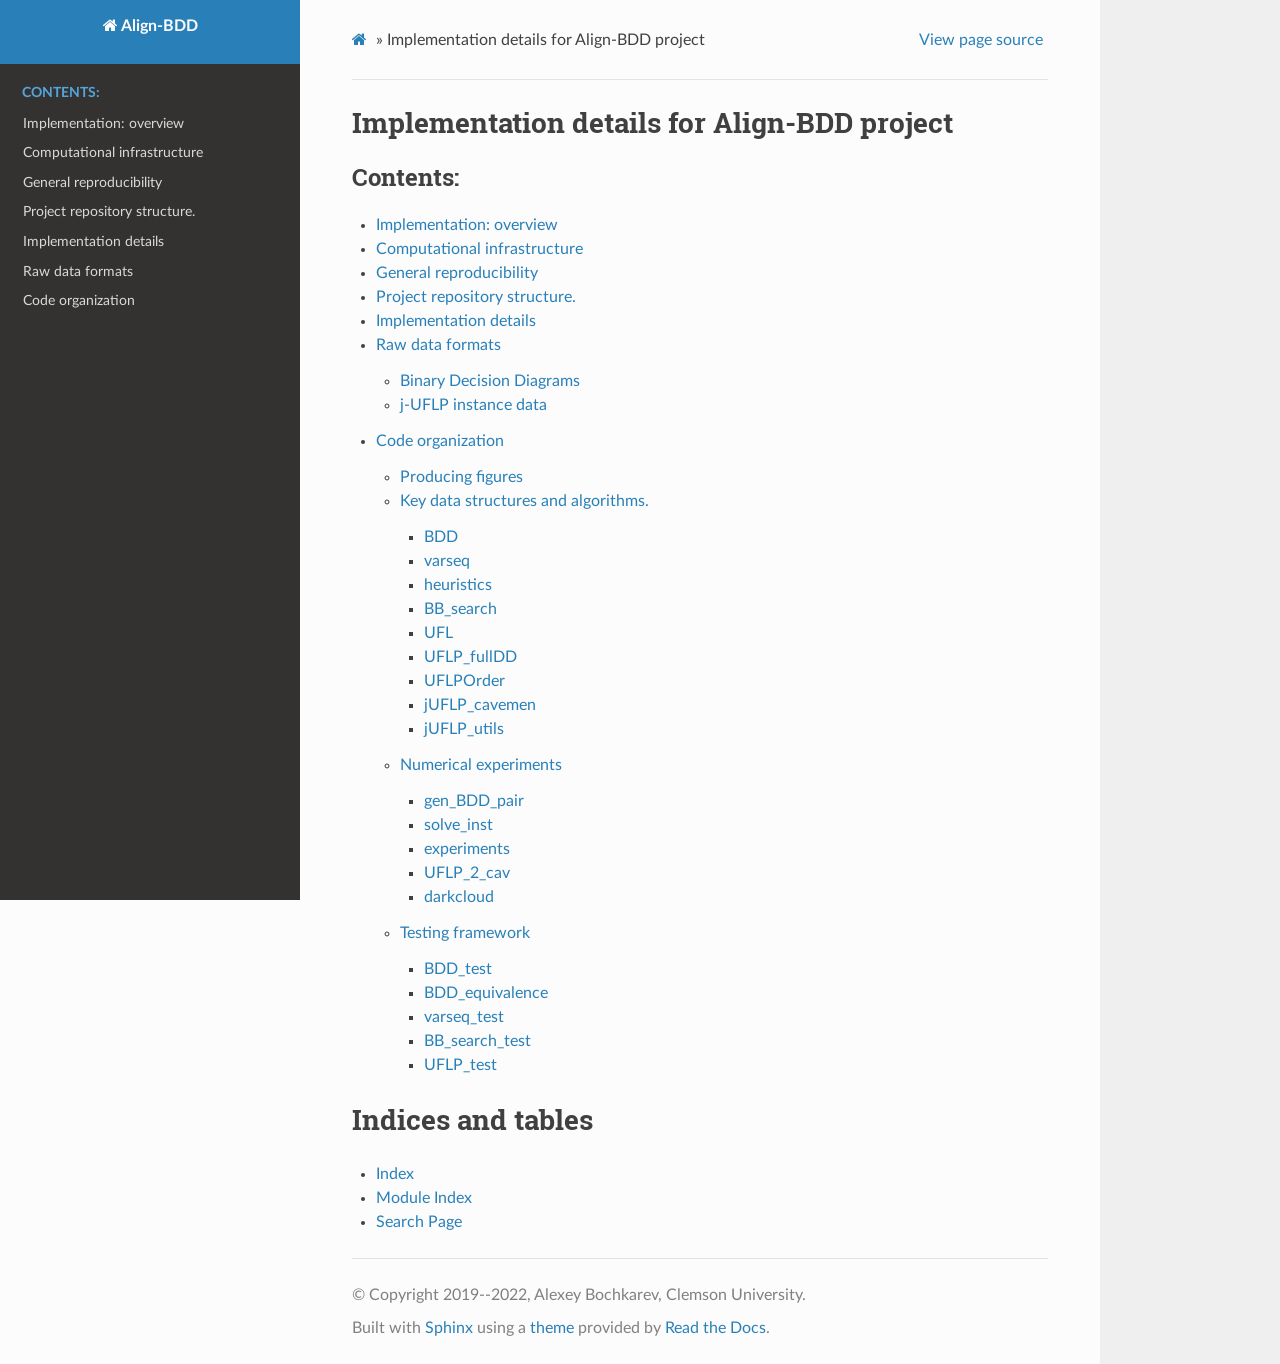
<file: content/research/align-BDD/code-docs/index.html>
<!DOCTYPE html>
<html class="writer-html5" lang="en" >
<head>
  <meta charset="utf-8" /><meta name="generator" content="Docutils 0.17.1: http://docutils.sourceforge.net/" />

  <meta name="viewport" content="width=device-width, initial-scale=1.0" />
  <title>Implementation details for Align-BDD project &mdash; Align-BDD  documentation</title>
      <link rel="stylesheet" href="_static/pygments.css" type="text/css" />
      <link rel="stylesheet" href="_static/css/theme.css" type="text/css" />
      <link rel="stylesheet" href="_static/autoclasstoc.css" type="text/css" />
  <!--[if lt IE 9]>
    <script src="_static/js/html5shiv.min.js"></script>
  <![endif]-->
  
        <script data-url_root="./" id="documentation_options" src="_static/documentation_options.js"></script>
        <script src="_static/jquery.js"></script>
        <script src="_static/underscore.js"></script>
        <script src="_static/_sphinx_javascript_frameworks_compat.js"></script>
        <script src="_static/doctools.js"></script>
    <script src="_static/js/theme.js"></script>
    <link rel="index" title="Index" href="genindex.html" />
    <link rel="search" title="Search" href="search.html" />
    <link rel="next" title="Implementation: overview" href="overview.html" /> 
</head>

<body class="wy-body-for-nav"> 
  <div class="wy-grid-for-nav">
    <nav data-toggle="wy-nav-shift" class="wy-nav-side">
      <div class="wy-side-scroll">
        <div class="wy-side-nav-search" >
            <a href="#" class="icon icon-home"> Align-BDD
          </a>
        </div><div class="wy-menu wy-menu-vertical" data-spy="affix" role="navigation" aria-label="Navigation menu">
              <p class="caption" role="heading"><span class="caption-text">Contents:</span></p>
<ul>
<li class="toctree-l1"><a class="reference internal" href="overview.html">Implementation: overview</a></li>
<li class="toctree-l1"><a class="reference internal" href="overview.html#computational-infrastructure">Computational infrastructure</a></li>
<li class="toctree-l1"><a class="reference internal" href="overview.html#general-reproducibility">General reproducibility</a></li>
<li class="toctree-l1"><a class="reference internal" href="overview.html#project-repository-structure">Project repository structure.</a></li>
<li class="toctree-l1"><a class="reference internal" href="overview.html#implementation-details">Implementation details</a></li>
<li class="toctree-l1"><a class="reference internal" href="overview.html#raw-data-formats">Raw data formats</a></li>
<li class="toctree-l1"><a class="reference internal" href="overview.html#code-organization">Code organization</a></li>
</ul>

        </div>
      </div>
    </nav>

    <section data-toggle="wy-nav-shift" class="wy-nav-content-wrap"><nav class="wy-nav-top" aria-label="Mobile navigation menu" >
          <i data-toggle="wy-nav-top" class="fa fa-bars"></i>
          <a href="#">Align-BDD</a>
      </nav>

      <div class="wy-nav-content">
        <div class="rst-content style-external-links">
          <div role="navigation" aria-label="Page navigation">
  <ul class="wy-breadcrumbs">
      <li><a href="#" class="icon icon-home"></a> &raquo;</li>
      <li>Implementation details for Align-BDD project</li>
      <li class="wy-breadcrumbs-aside">
            <a href="_sources/index.rst.txt" rel="nofollow"> View page source</a>
      </li>
  </ul>
  <hr/>
</div>
          <div role="main" class="document" itemscope="itemscope" itemtype="http://schema.org/Article">
           <div itemprop="articleBody">
             
  <section id="implementation-details-for-align-bdd-project">
<h1>Implementation details for Align-BDD project<a class="headerlink" href="#implementation-details-for-align-bdd-project" title="Permalink to this heading"></a></h1>
<div class="toctree-wrapper compound">
<p class="caption" role="heading"><span class="caption-text">Contents:</span></p>
<ul>
<li class="toctree-l1"><a class="reference internal" href="overview.html">Implementation: overview</a></li>
<li class="toctree-l1"><a class="reference internal" href="overview.html#computational-infrastructure">Computational infrastructure</a></li>
<li class="toctree-l1"><a class="reference internal" href="overview.html#general-reproducibility">General reproducibility</a></li>
<li class="toctree-l1"><a class="reference internal" href="overview.html#project-repository-structure">Project repository structure.</a></li>
<li class="toctree-l1"><a class="reference internal" href="overview.html#implementation-details">Implementation details</a></li>
<li class="toctree-l1"><a class="reference internal" href="overview.html#raw-data-formats">Raw data formats</a><ul>
<li class="toctree-l2"><a class="reference internal" href="overview.html#binary-decision-diagrams">Binary Decision Diagrams</a></li>
<li class="toctree-l2"><a class="reference internal" href="overview.html#j-uflp-instance-data">j-UFLP instance data</a></li>
</ul>
</li>
<li class="toctree-l1"><a class="reference internal" href="overview.html#code-organization">Code organization</a><ul>
<li class="toctree-l2"><a class="reference internal" href="overview.html#producing-figures">Producing figures</a></li>
<li class="toctree-l2"><a class="reference internal" href="overview.html#key-data-structures-and-algorithms">Key data structures and algorithms.</a><ul>
<li class="toctree-l3"><a class="reference internal" href="_autosummary/BDD.html">BDD</a></li>
<li class="toctree-l3"><a class="reference internal" href="_autosummary/varseq.html">varseq</a></li>
<li class="toctree-l3"><a class="reference internal" href="_autosummary/heuristics.html">heuristics</a></li>
<li class="toctree-l3"><a class="reference internal" href="_autosummary/BB_search.html">BB_search</a></li>
<li class="toctree-l3"><a class="reference internal" href="_autosummary/UFL.html">UFL</a></li>
<li class="toctree-l3"><a class="reference internal" href="_autosummary/UFLP_fullDD.html">UFLP_fullDD</a></li>
<li class="toctree-l3"><a class="reference internal" href="_autosummary/UFLPOrder.html">UFLPOrder</a></li>
<li class="toctree-l3"><a class="reference internal" href="_autosummary/jUFLP_cavemen.html">jUFLP_cavemen</a></li>
<li class="toctree-l3"><a class="reference internal" href="_autosummary/jUFLP_utils.html">jUFLP_utils</a></li>
</ul>
</li>
<li class="toctree-l2"><a class="reference internal" href="overview.html#numerical-experiments">Numerical experiments</a><ul>
<li class="toctree-l3"><a class="reference internal" href="_autosummary/gen_BDD_pair.html">gen_BDD_pair</a></li>
<li class="toctree-l3"><a class="reference internal" href="_autosummary/solve_inst.html">solve_inst</a></li>
<li class="toctree-l3"><a class="reference internal" href="_autosummary/experiments.html">experiments</a></li>
<li class="toctree-l3"><a class="reference internal" href="_autosummary/UFLP_2_cav.html">UFLP_2_cav</a></li>
<li class="toctree-l3"><a class="reference internal" href="_autosummary/darkcloud.html">darkcloud</a></li>
</ul>
</li>
<li class="toctree-l2"><a class="reference internal" href="overview.html#testing-framework">Testing framework</a><ul>
<li class="toctree-l3"><a class="reference internal" href="_autosummary/BDD_test.html">BDD_test</a></li>
<li class="toctree-l3"><a class="reference internal" href="_autosummary/BDD_equivalence.html">BDD_equivalence</a></li>
<li class="toctree-l3"><a class="reference internal" href="_autosummary/varseq_test.html">varseq_test</a></li>
<li class="toctree-l3"><a class="reference internal" href="_autosummary/BB_search_test.html">BB_search_test</a></li>
<li class="toctree-l3"><a class="reference internal" href="_autosummary/UFLP_test.html">UFLP_test</a></li>
</ul>
</li>
</ul>
</li>
</ul>
</div>
</section>
<section id="indices-and-tables">
<h1>Indices and tables<a class="headerlink" href="#indices-and-tables" title="Permalink to this heading"></a></h1>
<ul class="simple">
<li><p><a class="reference internal" href="genindex.html"><span class="std std-ref">Index</span></a></p></li>
<li><p><a class="reference internal" href="py-modindex.html"><span class="std std-ref">Module Index</span></a></p></li>
<li><p><a class="reference internal" href="search.html"><span class="std std-ref">Search Page</span></a></p></li>
</ul>
</section>


           </div>
          </div>
          <footer>

  <hr/>

  <div role="contentinfo">
    <p>&#169; Copyright 2019--2022, Alexey Bochkarev, Clemson University.</p>
  </div>

  Built with <a href="https://www.sphinx-doc.org/">Sphinx</a> using a
    <a href="https://github.com/readthedocs/sphinx_rtd_theme">theme</a>
    provided by <a href="https://readthedocs.org">Read the Docs</a>.
   

</footer>
        </div>
      </div>
    </section>
  </div>
  <script>
      jQuery(function () {
          SphinxRtdTheme.Navigation.enable(true);
      });
  </script> 

</body>
</html>
</file>
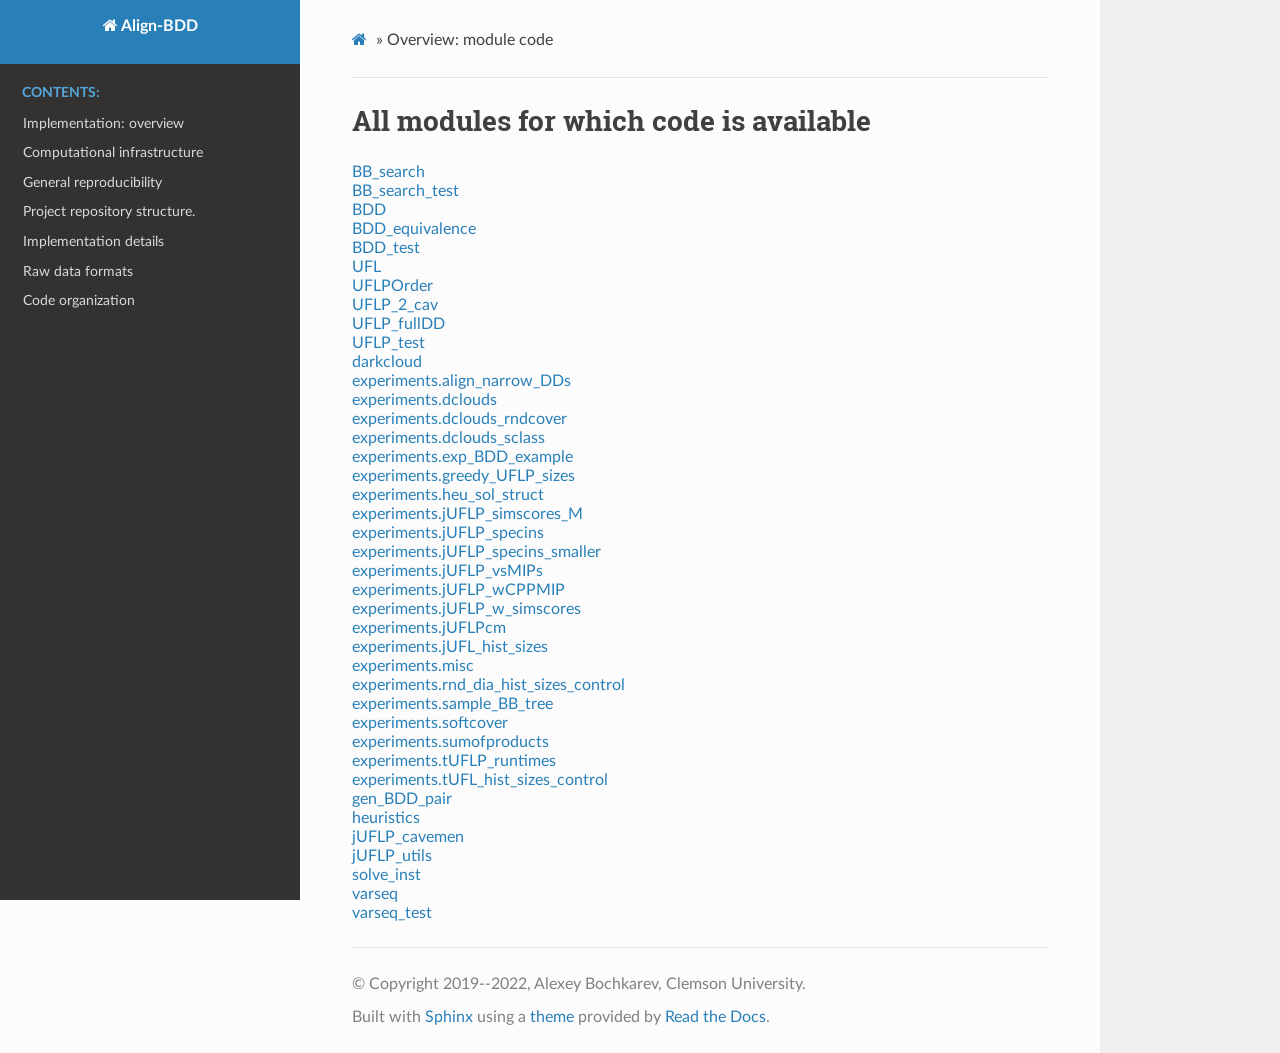
<file: content/research/align-BDD/code-docs/_modules/index.html>
<!DOCTYPE html>
<html class="writer-html5" lang="en" >
<head>
  <meta charset="utf-8" />
  <meta name="viewport" content="width=device-width, initial-scale=1.0" />
  <title>Overview: module code &mdash; Align-BDD  documentation</title>
      <link rel="stylesheet" href="../_static/pygments.css" type="text/css" />
      <link rel="stylesheet" href="../_static/css/theme.css" type="text/css" />
      <link rel="stylesheet" href="../_static/autoclasstoc.css" type="text/css" />
  <!--[if lt IE 9]>
    <script src="../_static/js/html5shiv.min.js"></script>
  <![endif]-->
  
        <script data-url_root="../" id="documentation_options" src="../_static/documentation_options.js"></script>
        <script src="../_static/jquery.js"></script>
        <script src="../_static/underscore.js"></script>
        <script src="../_static/_sphinx_javascript_frameworks_compat.js"></script>
        <script src="../_static/doctools.js"></script>
    <script src="../_static/js/theme.js"></script>
    <link rel="index" title="Index" href="../genindex.html" />
    <link rel="search" title="Search" href="../search.html" /> 
</head>

<body class="wy-body-for-nav"> 
  <div class="wy-grid-for-nav">
    <nav data-toggle="wy-nav-shift" class="wy-nav-side">
      <div class="wy-side-scroll">
        <div class="wy-side-nav-search" >
            <a href="../index.html" class="icon icon-home"> Align-BDD
          </a>
        </div><div class="wy-menu wy-menu-vertical" data-spy="affix" role="navigation" aria-label="Navigation menu">
              <p class="caption" role="heading"><span class="caption-text">Contents:</span></p>
<ul>
<li class="toctree-l1"><a class="reference internal" href="../overview.html">Implementation: overview</a></li>
<li class="toctree-l1"><a class="reference internal" href="../overview.html#computational-infrastructure">Computational infrastructure</a></li>
<li class="toctree-l1"><a class="reference internal" href="../overview.html#general-reproducibility">General reproducibility</a></li>
<li class="toctree-l1"><a class="reference internal" href="../overview.html#project-repository-structure">Project repository structure.</a></li>
<li class="toctree-l1"><a class="reference internal" href="../overview.html#implementation-details">Implementation details</a></li>
<li class="toctree-l1"><a class="reference internal" href="../overview.html#raw-data-formats">Raw data formats</a></li>
<li class="toctree-l1"><a class="reference internal" href="../overview.html#code-organization">Code organization</a></li>
</ul>

        </div>
      </div>
    </nav>

    <section data-toggle="wy-nav-shift" class="wy-nav-content-wrap"><nav class="wy-nav-top" aria-label="Mobile navigation menu" >
          <i data-toggle="wy-nav-top" class="fa fa-bars"></i>
          <a href="../index.html">Align-BDD</a>
      </nav>

      <div class="wy-nav-content">
        <div class="rst-content style-external-links">
          <div role="navigation" aria-label="Page navigation">
  <ul class="wy-breadcrumbs">
      <li><a href="../index.html" class="icon icon-home"></a> &raquo;</li>
      <li>Overview: module code</li>
      <li class="wy-breadcrumbs-aside">
      </li>
  </ul>
  <hr/>
</div>
          <div role="main" class="document" itemscope="itemscope" itemtype="http://schema.org/Article">
           <div itemprop="articleBody">
             
  <h1>All modules for which code is available</h1>
<ul><li><a href="BB_search.html">BB_search</a></li>
<li><a href="BB_search_test.html">BB_search_test</a></li>
<li><a href="BDD.html">BDD</a></li>
<li><a href="BDD_equivalence.html">BDD_equivalence</a></li>
<li><a href="BDD_test.html">BDD_test</a></li>
<li><a href="UFL.html">UFL</a></li>
<li><a href="UFLPOrder.html">UFLPOrder</a></li>
<li><a href="UFLP_2_cav.html">UFLP_2_cav</a></li>
<li><a href="UFLP_fullDD.html">UFLP_fullDD</a></li>
<li><a href="UFLP_test.html">UFLP_test</a></li>
<li><a href="darkcloud.html">darkcloud</a></li>
<li><a href="experiments/align_narrow_DDs.html">experiments.align_narrow_DDs</a></li>
<li><a href="experiments/dclouds.html">experiments.dclouds</a></li>
<li><a href="experiments/dclouds_rndcover.html">experiments.dclouds_rndcover</a></li>
<li><a href="experiments/dclouds_sclass.html">experiments.dclouds_sclass</a></li>
<li><a href="experiments/exp_BDD_example.html">experiments.exp_BDD_example</a></li>
<li><a href="experiments/greedy_UFLP_sizes.html">experiments.greedy_UFLP_sizes</a></li>
<li><a href="experiments/heu_sol_struct.html">experiments.heu_sol_struct</a></li>
<li><a href="experiments/jUFLP_simscores_M.html">experiments.jUFLP_simscores_M</a></li>
<li><a href="experiments/jUFLP_specins.html">experiments.jUFLP_specins</a></li>
<li><a href="experiments/jUFLP_specins_smaller.html">experiments.jUFLP_specins_smaller</a></li>
<li><a href="experiments/jUFLP_vsMIPs.html">experiments.jUFLP_vsMIPs</a></li>
<li><a href="experiments/jUFLP_wCPPMIP.html">experiments.jUFLP_wCPPMIP</a></li>
<li><a href="experiments/jUFLP_w_simscores.html">experiments.jUFLP_w_simscores</a></li>
<li><a href="experiments/jUFLPcm.html">experiments.jUFLPcm</a></li>
<li><a href="experiments/jUFL_hist_sizes.html">experiments.jUFL_hist_sizes</a></li>
<li><a href="experiments/misc.html">experiments.misc</a></li>
<li><a href="experiments/rnd_dia_hist_sizes_control.html">experiments.rnd_dia_hist_sizes_control</a></li>
<li><a href="experiments/sample_BB_tree.html">experiments.sample_BB_tree</a></li>
<li><a href="experiments/softcover.html">experiments.softcover</a></li>
<li><a href="experiments/sumofproducts.html">experiments.sumofproducts</a></li>
<li><a href="experiments/tUFLP_runtimes.html">experiments.tUFLP_runtimes</a></li>
<li><a href="experiments/tUFL_hist_sizes_control.html">experiments.tUFL_hist_sizes_control</a></li>
<li><a href="gen_BDD_pair.html">gen_BDD_pair</a></li>
<li><a href="heuristics.html">heuristics</a></li>
<li><a href="jUFLP_cavemen.html">jUFLP_cavemen</a></li>
<li><a href="jUFLP_utils.html">jUFLP_utils</a></li>
<li><a href="solve_inst.html">solve_inst</a></li>
<li><a href="varseq.html">varseq</a></li>
<li><a href="varseq_test.html">varseq_test</a></li>
</ul>

           </div>
          </div>
          <footer>

  <hr/>

  <div role="contentinfo">
    <p>&#169; Copyright 2019--2022, Alexey Bochkarev, Clemson University.</p>
  </div>

  Built with <a href="https://www.sphinx-doc.org/">Sphinx</a> using a
    <a href="https://github.com/readthedocs/sphinx_rtd_theme">theme</a>
    provided by <a href="https://readthedocs.org">Read the Docs</a>.
   

</footer>
        </div>
      </div>
    </section>
  </div>
  <script>
      jQuery(function () {
          SphinxRtdTheme.Navigation.enable(true);
      });
  </script> 

</body>
</html>
</file>
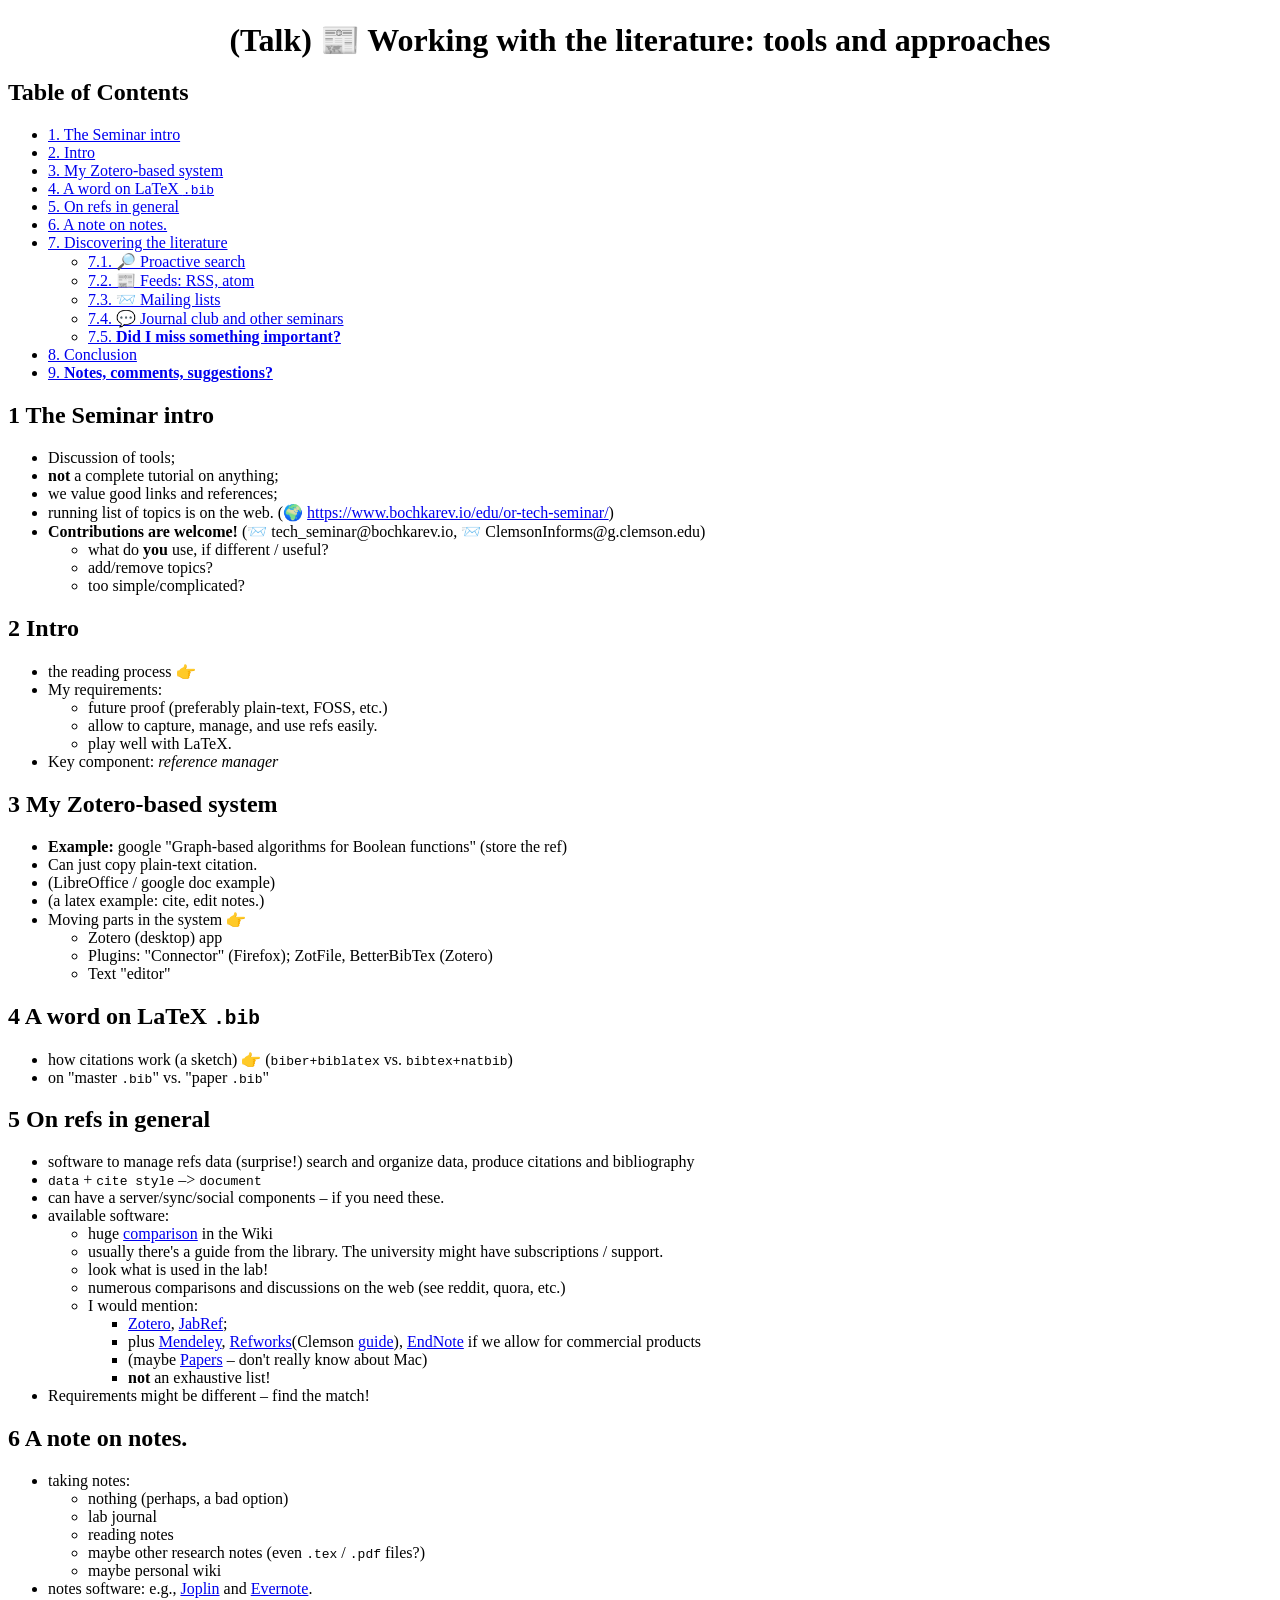
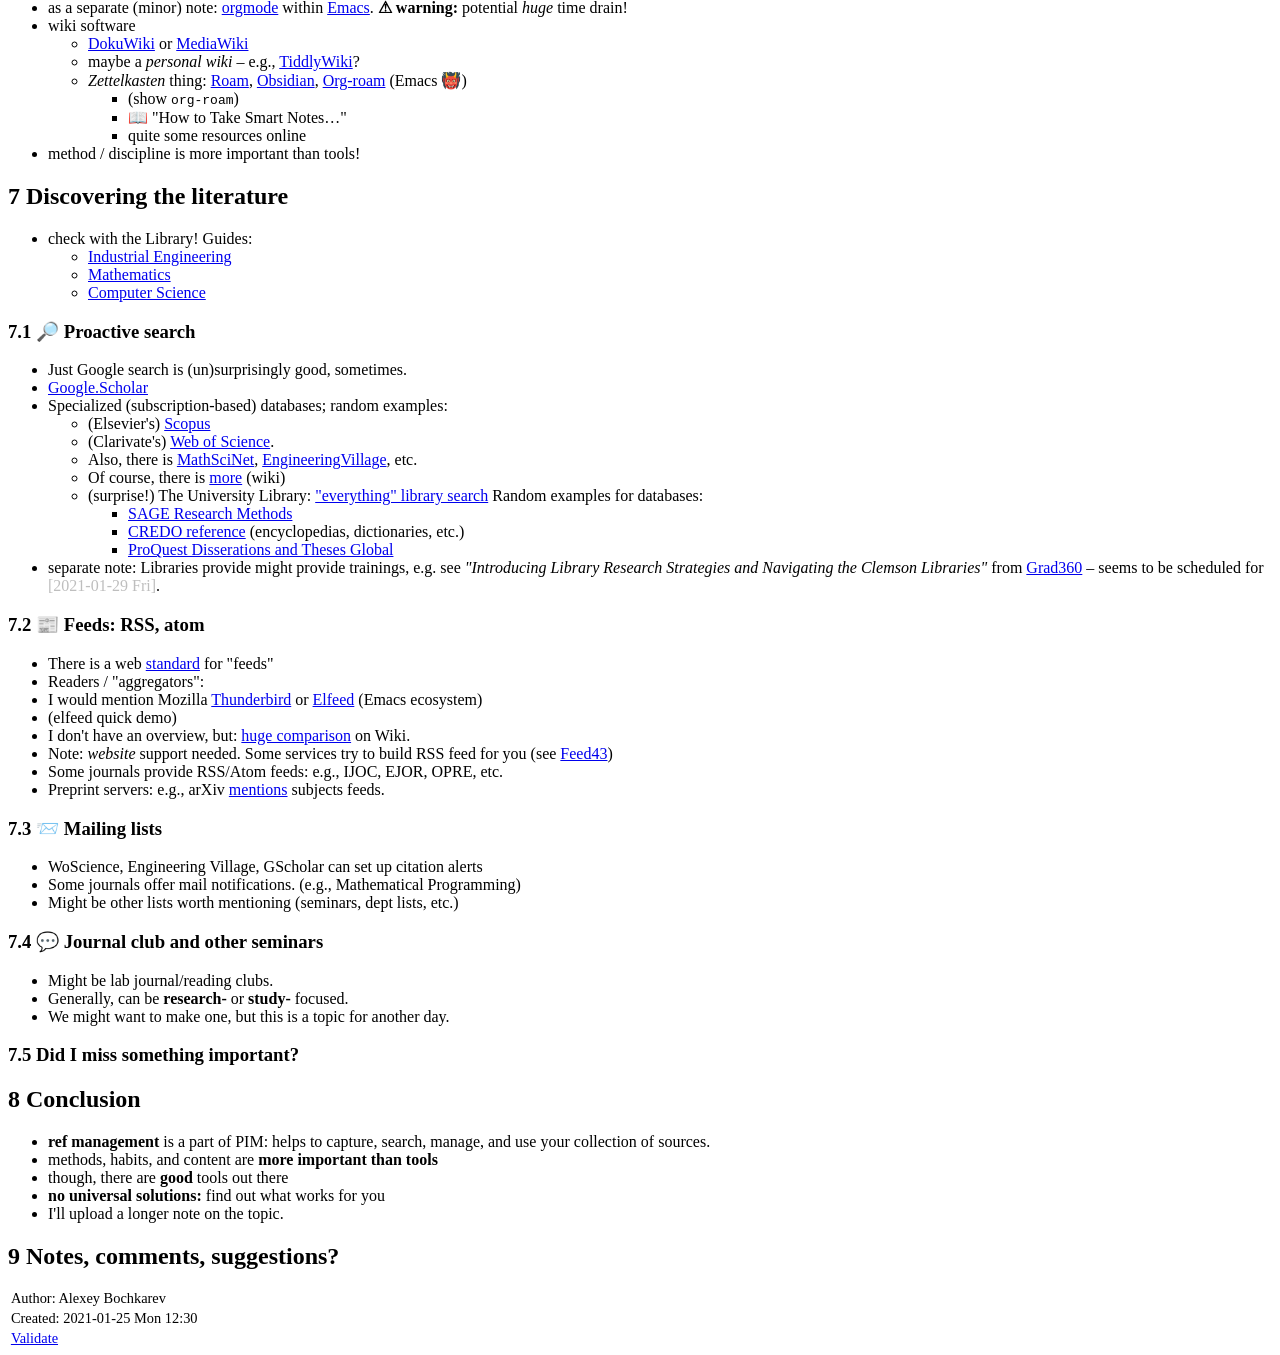
<file: content-org/talks/ts-literature.html>
<?xml version="1.0" encoding="utf-8"?>
<!DOCTYPE html PUBLIC "-//W3C//DTD XHTML 1.0 Strict//EN"
"http://www.w3.org/TR/xhtml1/DTD/xhtml1-strict.dtd">
<html xmlns="http://www.w3.org/1999/xhtml" lang="en" xml:lang="en">
<head>
<!-- 2021-01-25 Mon 12:30 -->
<meta http-equiv="Content-Type" content="text/html;charset=utf-8" />
<meta name="viewport" content="width=device-width, initial-scale=1" />
<title>(Talk) 📰 Working with the literature: tools and approaches</title>
<meta name="generator" content="Org mode" />
<meta name="author" content="Alexey Bochkarev" />
<style type="text/css">
 <!--/*--><![CDATA[/*><!--*/
  .title  { text-align: center;
             margin-bottom: .2em; }
  .subtitle { text-align: center;
              font-size: medium;
              font-weight: bold;
              margin-top:0; }
  .todo   { font-family: monospace; color: red; }
  .done   { font-family: monospace; color: green; }
  .priority { font-family: monospace; color: orange; }
  .tag    { background-color: #eee; font-family: monospace;
            padding: 2px; font-size: 80%; font-weight: normal; }
  .timestamp { color: #bebebe; }
  .timestamp-kwd { color: #5f9ea0; }
  .org-right  { margin-left: auto; margin-right: 0px;  text-align: right; }
  .org-left   { margin-left: 0px;  margin-right: auto; text-align: left; }
  .org-center { margin-left: auto; margin-right: auto; text-align: center; }
  .underline { text-decoration: underline; }
  #postamble p, #preamble p { font-size: 90%; margin: .2em; }
  p.verse { margin-left: 3%; }
  pre {
    border: 1px solid #ccc;
    box-shadow: 3px 3px 3px #eee;
    padding: 8pt;
    font-family: monospace;
    overflow: auto;
    margin: 1.2em;
  }
  pre.src {
    position: relative;
    overflow: auto;
    padding-top: 1.2em;
  }
  pre.src:before {
    display: none;
    position: absolute;
    background-color: white;
    top: -10px;
    right: 10px;
    padding: 3px;
    border: 1px solid black;
  }
  pre.src:hover:before { display: inline; margin-top: 14px;}
  /* Languages per Org manual */
  pre.src-asymptote:before { content: 'Asymptote'; }
  pre.src-awk:before { content: 'Awk'; }
  pre.src-C:before { content: 'C'; }
  /* pre.src-C++ doesn't work in CSS */
  pre.src-clojure:before { content: 'Clojure'; }
  pre.src-css:before { content: 'CSS'; }
  pre.src-D:before { content: 'D'; }
  pre.src-ditaa:before { content: 'ditaa'; }
  pre.src-dot:before { content: 'Graphviz'; }
  pre.src-calc:before { content: 'Emacs Calc'; }
  pre.src-emacs-lisp:before { content: 'Emacs Lisp'; }
  pre.src-fortran:before { content: 'Fortran'; }
  pre.src-gnuplot:before { content: 'gnuplot'; }
  pre.src-haskell:before { content: 'Haskell'; }
  pre.src-hledger:before { content: 'hledger'; }
  pre.src-java:before { content: 'Java'; }
  pre.src-js:before { content: 'Javascript'; }
  pre.src-latex:before { content: 'LaTeX'; }
  pre.src-ledger:before { content: 'Ledger'; }
  pre.src-lisp:before { content: 'Lisp'; }
  pre.src-lilypond:before { content: 'Lilypond'; }
  pre.src-lua:before { content: 'Lua'; }
  pre.src-matlab:before { content: 'MATLAB'; }
  pre.src-mscgen:before { content: 'Mscgen'; }
  pre.src-ocaml:before { content: 'Objective Caml'; }
  pre.src-octave:before { content: 'Octave'; }
  pre.src-org:before { content: 'Org mode'; }
  pre.src-oz:before { content: 'OZ'; }
  pre.src-plantuml:before { content: 'Plantuml'; }
  pre.src-processing:before { content: 'Processing.js'; }
  pre.src-python:before { content: 'Python'; }
  pre.src-R:before { content: 'R'; }
  pre.src-ruby:before { content: 'Ruby'; }
  pre.src-sass:before { content: 'Sass'; }
  pre.src-scheme:before { content: 'Scheme'; }
  pre.src-screen:before { content: 'Gnu Screen'; }
  pre.src-sed:before { content: 'Sed'; }
  pre.src-sh:before { content: 'shell'; }
  pre.src-sql:before { content: 'SQL'; }
  pre.src-sqlite:before { content: 'SQLite'; }
  /* additional languages in org.el's org-babel-load-languages alist */
  pre.src-forth:before { content: 'Forth'; }
  pre.src-io:before { content: 'IO'; }
  pre.src-J:before { content: 'J'; }
  pre.src-makefile:before { content: 'Makefile'; }
  pre.src-maxima:before { content: 'Maxima'; }
  pre.src-perl:before { content: 'Perl'; }
  pre.src-picolisp:before { content: 'Pico Lisp'; }
  pre.src-scala:before { content: 'Scala'; }
  pre.src-shell:before { content: 'Shell Script'; }
  pre.src-ebnf2ps:before { content: 'ebfn2ps'; }
  /* additional language identifiers per "defun org-babel-execute"
       in ob-*.el */
  pre.src-cpp:before  { content: 'C++'; }
  pre.src-abc:before  { content: 'ABC'; }
  pre.src-coq:before  { content: 'Coq'; }
  pre.src-groovy:before  { content: 'Groovy'; }
  /* additional language identifiers from org-babel-shell-names in
     ob-shell.el: ob-shell is the only babel language using a lambda to put
     the execution function name together. */
  pre.src-bash:before  { content: 'bash'; }
  pre.src-csh:before  { content: 'csh'; }
  pre.src-ash:before  { content: 'ash'; }
  pre.src-dash:before  { content: 'dash'; }
  pre.src-ksh:before  { content: 'ksh'; }
  pre.src-mksh:before  { content: 'mksh'; }
  pre.src-posh:before  { content: 'posh'; }
  /* Additional Emacs modes also supported by the LaTeX listings package */
  pre.src-ada:before { content: 'Ada'; }
  pre.src-asm:before { content: 'Assembler'; }
  pre.src-caml:before { content: 'Caml'; }
  pre.src-delphi:before { content: 'Delphi'; }
  pre.src-html:before { content: 'HTML'; }
  pre.src-idl:before { content: 'IDL'; }
  pre.src-mercury:before { content: 'Mercury'; }
  pre.src-metapost:before { content: 'MetaPost'; }
  pre.src-modula-2:before { content: 'Modula-2'; }
  pre.src-pascal:before { content: 'Pascal'; }
  pre.src-ps:before { content: 'PostScript'; }
  pre.src-prolog:before { content: 'Prolog'; }
  pre.src-simula:before { content: 'Simula'; }
  pre.src-tcl:before { content: 'tcl'; }
  pre.src-tex:before { content: 'TeX'; }
  pre.src-plain-tex:before { content: 'Plain TeX'; }
  pre.src-verilog:before { content: 'Verilog'; }
  pre.src-vhdl:before { content: 'VHDL'; }
  pre.src-xml:before { content: 'XML'; }
  pre.src-nxml:before { content: 'XML'; }
  /* add a generic configuration mode; LaTeX export needs an additional
     (add-to-list 'org-latex-listings-langs '(conf " ")) in .emacs */
  pre.src-conf:before { content: 'Configuration File'; }

  table { border-collapse:collapse; }
  caption.t-above { caption-side: top; }
  caption.t-bottom { caption-side: bottom; }
  td, th { vertical-align:top;  }
  th.org-right  { text-align: center;  }
  th.org-left   { text-align: center;   }
  th.org-center { text-align: center; }
  td.org-right  { text-align: right;  }
  td.org-left   { text-align: left;   }
  td.org-center { text-align: center; }
  dt { font-weight: bold; }
  .footpara { display: inline; }
  .footdef  { margin-bottom: 1em; }
  .figure { padding: 1em; }
  .figure p { text-align: center; }
  .equation-container {
    display: table;
    text-align: center;
    width: 100%;
  }
  .equation {
    vertical-align: middle;
  }
  .equation-label {
    display: table-cell;
    text-align: right;
    vertical-align: middle;
  }
  .inlinetask {
    padding: 10px;
    border: 2px solid gray;
    margin: 10px;
    background: #ffffcc;
  }
  #org-div-home-and-up
   { text-align: right; font-size: 70%; white-space: nowrap; }
  textarea { overflow-x: auto; }
  .linenr { font-size: smaller }
  .code-highlighted { background-color: #ffff00; }
  .org-info-js_info-navigation { border-style: none; }
  #org-info-js_console-label
    { font-size: 10px; font-weight: bold; white-space: nowrap; }
  .org-info-js_search-highlight
    { background-color: #ffff00; color: #000000; font-weight: bold; }
  .org-svg { width: 90%; }
  /*]]>*/-->
</style>
<script type="text/javascript">
// @license magnet:?xt=urn:btih:e95b018ef3580986a04669f1b5879592219e2a7a&dn=public-domain.txt Public Domain
<!--/*--><![CDATA[/*><!--*/
     function CodeHighlightOn(elem, id)
     {
       var target = document.getElementById(id);
       if(null != target) {
         elem.classList.add("code-highlighted");
         target.classList.add("code-highlighted");
       }
     }
     function CodeHighlightOff(elem, id)
     {
       var target = document.getElementById(id);
       if(null != target) {
         elem.classList.remove("code-highlighted");
         target.classList.remove("code-highlighted");
       }
     }
    /*]]>*///-->
// @license-end
</script>
</head>
<body>
<div id="content">
<h1 class="title">(Talk) 📰 Working with the literature: tools and approaches</h1>
<div id="table-of-contents">
<h2>Table of Contents</h2>
<div id="text-table-of-contents">
<ul>
<li><a href="#org526c127">1. The Seminar intro</a></li>
<li><a href="#org371e7ab">2. Intro</a></li>
<li><a href="#orgf1ed468">3. My Zotero-based system</a></li>
<li><a href="#org483be98">4. A word on LaTeX <code>.bib</code></a></li>
<li><a href="#org1e1318c">5. On refs in general</a></li>
<li><a href="#org41dd2b5">6. A note on notes.</a></li>
<li><a href="#org5f11a3b">7. Discovering the literature</a>
<ul>
<li><a href="#orgb79eb6e">7.1. 🔎 Proactive search</a></li>
<li><a href="#org18bdbe6">7.2. 📰 Feeds: RSS, atom</a></li>
<li><a href="#orgfe0203b">7.3. 📨 Mailing lists</a></li>
<li><a href="#org66d99ff">7.4. 💬 Journal club and other seminars</a></li>
<li><a href="#orgc284758">7.5. <b>Did I miss something important?</b></a></li>
</ul>
</li>
<li><a href="#org951b57a">8. Conclusion</a></li>
<li><a href="#org16141a6">9. <b>Notes, comments, suggestions?</b></a></li>
</ul>
</div>
</div>

<div id="outline-container-org526c127" class="outline-2">
<h2 id="org526c127"><span class="section-number-2">1</span> The Seminar intro</h2>
<div class="outline-text-2" id="text-1">
<ul class="org-ul">
<li>Discussion of tools;</li>
<li><b>not</b> a complete tutorial on anything;</li>
<li>we value good links and references;</li>
<li>running list of topics is on the web.
(🌍 <a href="https://www.bochkarev.io/edu/or-tech-seminar/">https://www.bochkarev.io/edu/or-tech-seminar/</a>)</li>
<li><b>Contributions are welcome!</b>
(📨 tech_seminar@bochkarev.io, 📨 ClemsonInforms@g.clemson.edu)
<ul class="org-ul">
<li>what do <b>you</b> use, if different / useful?</li>
<li>add/remove topics?</li>
<li>too simple/complicated?</li>
</ul></li>
</ul>
</div>
</div>

<div id="outline-container-org371e7ab" class="outline-2">
<h2 id="org371e7ab"><span class="section-number-2">2</span> Intro</h2>
<div class="outline-text-2" id="text-2">
<ul class="org-ul">
<li>the reading process 👉</li>
<li>My requirements:
<ul class="org-ul">
<li>future proof (preferably plain-text, FOSS, etc.)</li>
<li>allow to capture, manage, and use refs easily.</li>
<li>play well with LaTeX.</li>
</ul></li>

<li>Key component: <i>reference manager</i></li>
</ul>
</div>
</div>

<div id="outline-container-orgf1ed468" class="outline-2">
<h2 id="orgf1ed468"><span class="section-number-2">3</span> My Zotero-based system</h2>
<div class="outline-text-2" id="text-3">
<ul class="org-ul">
<li><b>Example:</b>
google "Graph-based algorithms for Boolean functions"
(store the ref)</li>
<li>Can just copy plain-text citation.</li>
<li>(LibreOffice / google doc example)</li>
<li>(a latex example: cite, edit notes.)</li>
<li>Moving parts in the system 👉
<ul class="org-ul">
<li>Zotero (desktop) app</li>
<li>Plugins: "Connector" (Firefox); ZotFile, BetterBibTex (Zotero)</li>
<li>Text "editor"</li>
</ul></li>
</ul>
</div>
</div>
<div id="outline-container-org483be98" class="outline-2">
<h2 id="org483be98"><span class="section-number-2">4</span> A word on LaTeX <code>.bib</code></h2>
<div class="outline-text-2" id="text-4">
<ul class="org-ul">
<li>how citations work (a sketch) 👉
(<code>biber+biblatex</code> vs. <code>bibtex+natbib</code>)</li>
<li>on "master <code>.bib</code>" vs. "paper <code>.bib</code>"</li>
</ul>
</div>
</div>

<div id="outline-container-org1e1318c" class="outline-2">
<h2 id="org1e1318c"><span class="section-number-2">5</span> On refs in general</h2>
<div class="outline-text-2" id="text-5">
<ul class="org-ul">
<li>software to manage refs data (surprise!)
search and organize data, produce citations and bibliography</li>
<li><code>data</code> + <code>cite style</code> &#x2013;&gt; <code>document</code></li>
<li>can have a server/sync/social components &#x2013; if you need these.</li>
<li>available software:
<ul class="org-ul">
<li>huge  <a href="https://en.wikipedia.org/wiki/Comparison_of_reference_management_software">comparison</a> in the Wiki</li>
<li>usually there's a guide from the library.
The university might have subscriptions / support.</li>
<li>look what is used in the lab!</li>
<li>numerous comparisons and discussions on the web
(see reddit, quora, etc.)</li>
<li>I would mention:
<ul class="org-ul">
<li><a href="https://www.zotero.org/">Zotero</a>, <a href="https://www.jabref.org/">JabRef</a>;</li>
<li>plus <a href="https://mendeley.com/">Mendeley</a>, <a href="https://refworks.proquest.com/researcher/">Refworks</a>(Clemson <a href="https://clemson.libguides.com/newrefworks">guide</a>), <a href="https://endnote.com/">EndNote</a> if we
allow for commercial products</li>
<li>(maybe <a href="https://www.papersapp.com/">Papers</a> &#x2013; don't really know about Mac)</li>
<li><b>not</b> an exhaustive list!</li>
</ul></li>
</ul></li>
<li>Requirements might be different &#x2013; find the match!</li>
</ul>
</div>
</div>
<div id="outline-container-org41dd2b5" class="outline-2">
<h2 id="org41dd2b5"><span class="section-number-2">6</span> A note on notes.</h2>
<div class="outline-text-2" id="text-6">
<ul class="org-ul">
<li>taking notes:
<ul class="org-ul">
<li>nothing (perhaps, a bad option)</li>
<li>lab journal</li>
<li>reading notes</li>
<li>maybe other research notes
(even <code>.tex</code> / <code>.pdf</code> files?)</li>
<li>maybe personal wiki</li>
</ul></li>
<li>notes software: e.g., <a href="https://joplinapp.org/">Joplin</a> and <a href="https://evernote.com/">Evernote</a>.</li>
<li>as a separate (minor) note: <a href="https://orgmode.org/">orgmode</a> within <a href="https://www.gnu.org/software/emacs/">Emacs</a>.
<b>⚠ warning:</b> potential <i>huge</i> time drain!</li>
<li>wiki software
<ul class="org-ul">
<li><a href="https://www.dokuwiki.org/dokuwiki">DokuWiki</a> or <a href="https://www.mediawiki.org/wiki/MediaWiki">MediaWiki</a></li>
<li>maybe a <i>personal wiki</i> &#x2013; e.g.,  <a href="https://tiddlywiki.com/">TiddlyWiki</a>?</li>
<li><i>Zettelkasten</i> thing: <a href="https://roamresearch.com/">Roam</a>, <a href="https://obsidian.md/">Obsidian</a>, <a href="https://www.orgroam.com/">Org-roam</a> (Emacs 👹)
<ul class="org-ul">
<li>(show <code>org-roam</code>)</li>
<li>📖 "How to Take Smart Notes&#x2026;"</li>
<li>quite some resources online</li>
</ul></li>
</ul></li>
<li>method / discipline is more important than tools!</li>
</ul>
</div>
</div>
<div id="outline-container-org5f11a3b" class="outline-2">
<h2 id="org5f11a3b"><span class="section-number-2">7</span> Discovering the literature</h2>
<div class="outline-text-2" id="text-7">
<ul class="org-ul">
<li>check with the Library! Guides:
<ul class="org-ul">
<li><a href="https://clemson.libguides.com/IE">Industrial Engineering</a></li>
<li><a href="https://clemson.libguides.com/Mathematics">Mathematics</a></li>
<li><a href="https://clemson.libguides.com/ComputerScience">Computer Science</a></li>
</ul></li>
</ul>
</div>
<div id="outline-container-orgb79eb6e" class="outline-3">
<h3 id="orgb79eb6e"><span class="section-number-3">7.1</span> 🔎 Proactive search</h3>
<div class="outline-text-3" id="text-7-1">
<ul class="org-ul">
<li>Just Google search is (un)surprisingly good, sometimes.</li>
<li><a href="https://scholar.google.com">Google.Scholar</a></li>
<li>Specialized (subscription-based) databases; random examples:
<ul class="org-ul">
<li>(Elsevier's) <a href="https://en.wikipedia.org/wiki/Scopus">Scopus</a></li>
<li>(Clarivate's) <a href="https://en.wikipedia.org/wiki/Web_of_Science">Web of Science</a>.</li>
<li>Also, there is <a href="https://en.wikipedia.org/wiki/MathSciNet">MathSciNet</a>, <a href="https://www.engineeringvillage.com/">EngineeringVillage</a>, etc.</li>
<li>Of course, there is <a href="https://en.wikipedia.org/wiki/List_of_academic_databases_and_search_engines">more</a> (wiki)</li>
<li>(surprise!) The University Library: <a href="https://libraries.clemson.edu/">"everything" library search</a>
Random examples for databases:
<ul class="org-ul">
<li><a href="https://methods.sagepub.com/">SAGE Research Methods</a></li>
<li><a href="https://credoreference.com">CREDO reference</a> (encyclopedias, dictionaries, etc.)</li>
<li><a href="https://about.proquest.com/libraries/academic/dissertations-theses/pqdtglobal.html">ProQuest Disserations and Theses Global</a></li>
</ul></li>
</ul></li>
<li>separate note: Libraries provide might provide trainings, e.g. see
<i>"Introducing Library Research Strategies and Navigating the Clemson
Libraries"</i> from <a href="https://grad360.sites.clemson.edu/index.php">Grad360</a> &#x2013; seems to be scheduled for <span class="timestamp-wrapper"><span class="timestamp">[2021-01-29 Fri]</span></span>.</li>
</ul>
</div>
</div>

<div id="outline-container-org18bdbe6" class="outline-3">
<h3 id="org18bdbe6"><span class="section-number-3">7.2</span> 📰 Feeds: RSS, atom</h3>
<div class="outline-text-3" id="text-7-2">
<ul class="org-ul">
<li>There is a web <a href="https://en.wikipedia.org/wiki/Atom_(Web_standard)">standard</a> for "feeds"</li>
<li>Readers / "aggregators":</li>
<li>I would mention Mozilla <a href="https://www.thunderbird.net">Thunderbird</a> or <a href="https://github.com/skeeto/elfeed">Elfeed</a> (Emacs ecosystem)</li>
<li>(elfeed quick demo)</li>
<li>I don't have an overview, but: <a href="https://en.wikipedia.org/wiki/Comparison_of_feed_aggregators">huge comparison</a> on Wiki.</li>
<li>Note: <i>website</i> support needed.
Some services try to build RSS feed for you (see <a href="https://feed43.com/">Feed43</a>)</li>
<li>Some journals provide RSS/Atom feeds: e.g., IJOC, EJOR, OPRE, etc.</li>
<li>Preprint servers: e.g., arXiv <a href="https://arxiv.org/help/rss">mentions</a> subjects feeds.</li>
</ul>
</div>
</div>

<div id="outline-container-orgfe0203b" class="outline-3">
<h3 id="orgfe0203b"><span class="section-number-3">7.3</span> 📨 Mailing lists</h3>
<div class="outline-text-3" id="text-7-3">
<ul class="org-ul">
<li>WoScience, Engineering Village, GScholar can set up citation alerts</li>
<li>Some journals offer mail notifications.
(e.g., Mathematical Programming)</li>
<li>Might be other lists worth mentioning
(seminars, dept lists, etc.)</li>
</ul>
</div>
</div>

<div id="outline-container-org66d99ff" class="outline-3">
<h3 id="org66d99ff"><span class="section-number-3">7.4</span> 💬 Journal club and other seminars</h3>
<div class="outline-text-3" id="text-7-4">
<ul class="org-ul">
<li>Might be lab journal/reading clubs.</li>
<li>Generally, can be <b>research-</b> or <b>study-</b> focused.</li>
<li>We might want to make one, but this is a topic for another day.</li>
</ul>
</div>
</div>

<div id="outline-container-orgc284758" class="outline-3">
<h3 id="orgc284758"><span class="section-number-3">7.5</span> <b>Did I miss something important?</b></h3>
</div>
</div>

<div id="outline-container-org951b57a" class="outline-2">
<h2 id="org951b57a"><span class="section-number-2">8</span> Conclusion</h2>
<div class="outline-text-2" id="text-8">
<ul class="org-ul">
<li><b>ref management</b> is a part of PIM: helps to capture,
search, manage, and use your collection of sources.</li>
<li>methods, habits, and content are <b>more important than tools</b></li>
<li>though, there are <b>good</b> tools out there</li>
<li><b>no universal solutions:</b> find out what works for you</li>
<li>I'll upload a longer note on the topic.</li>
</ul>
</div>
</div>

<div id="outline-container-org16141a6" class="outline-2">
<h2 id="org16141a6"><span class="section-number-2">9</span> <b>Notes, comments, suggestions?</b></h2>
</div>
</div>
<div id="postamble" class="status">
<p class="author">Author: Alexey Bochkarev</p>
<p class="date">Created: 2021-01-25 Mon 12:30</p>
<p class="validation"><a href="https://validator.w3.org/check?uri=referer">Validate</a></p>
</div>
</body>
</html>
</file>
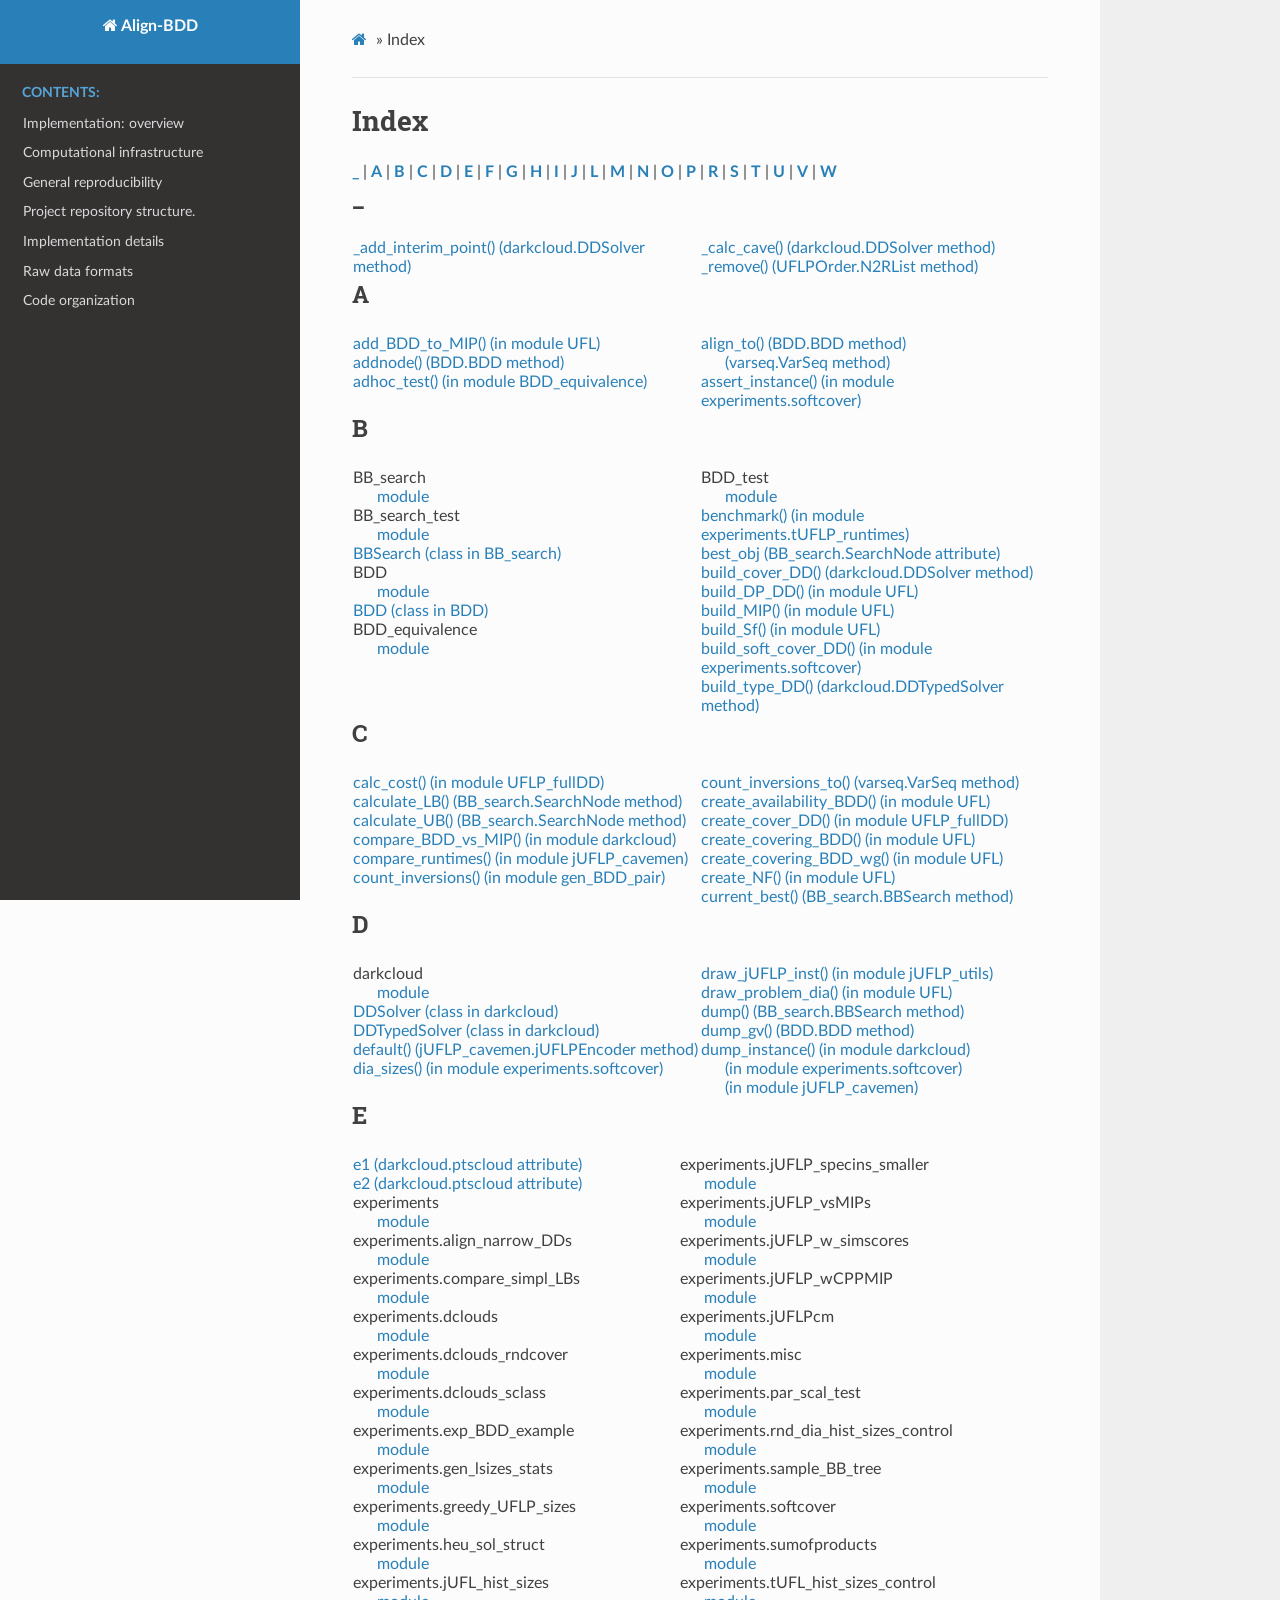
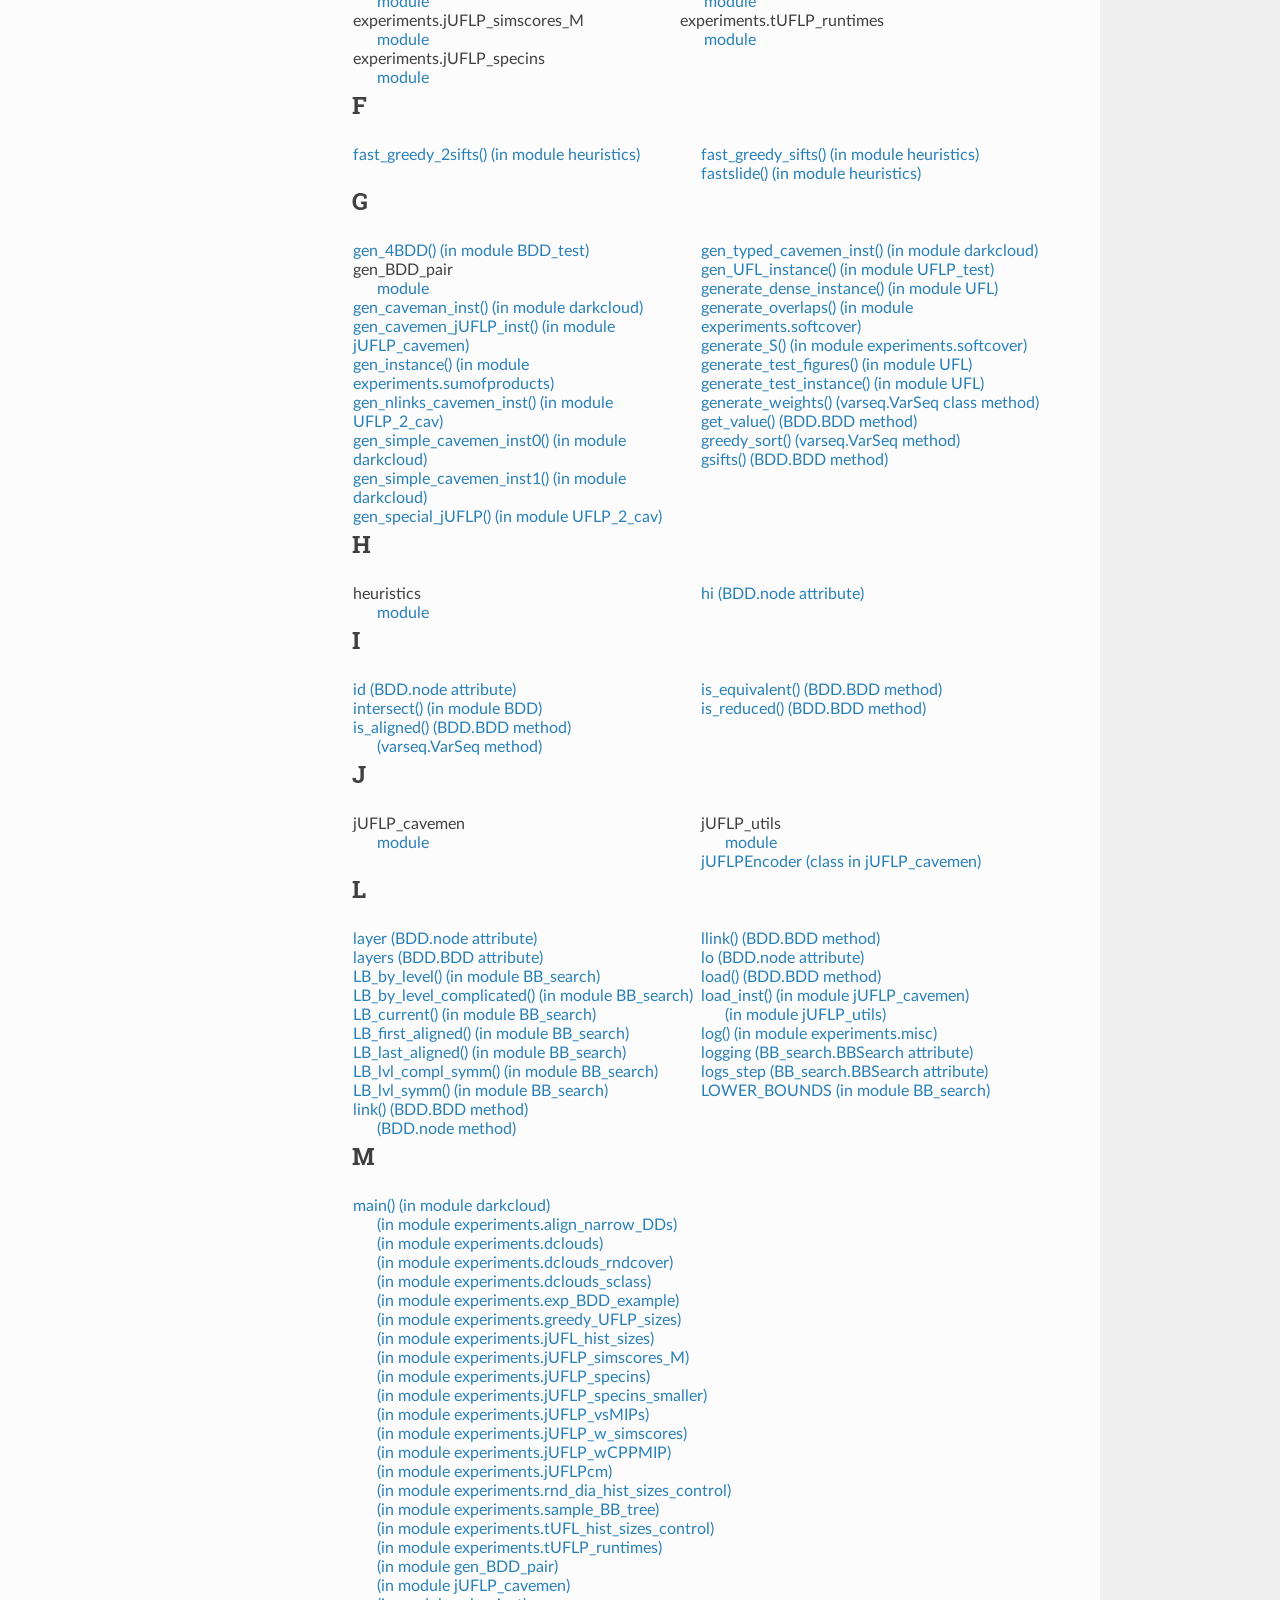
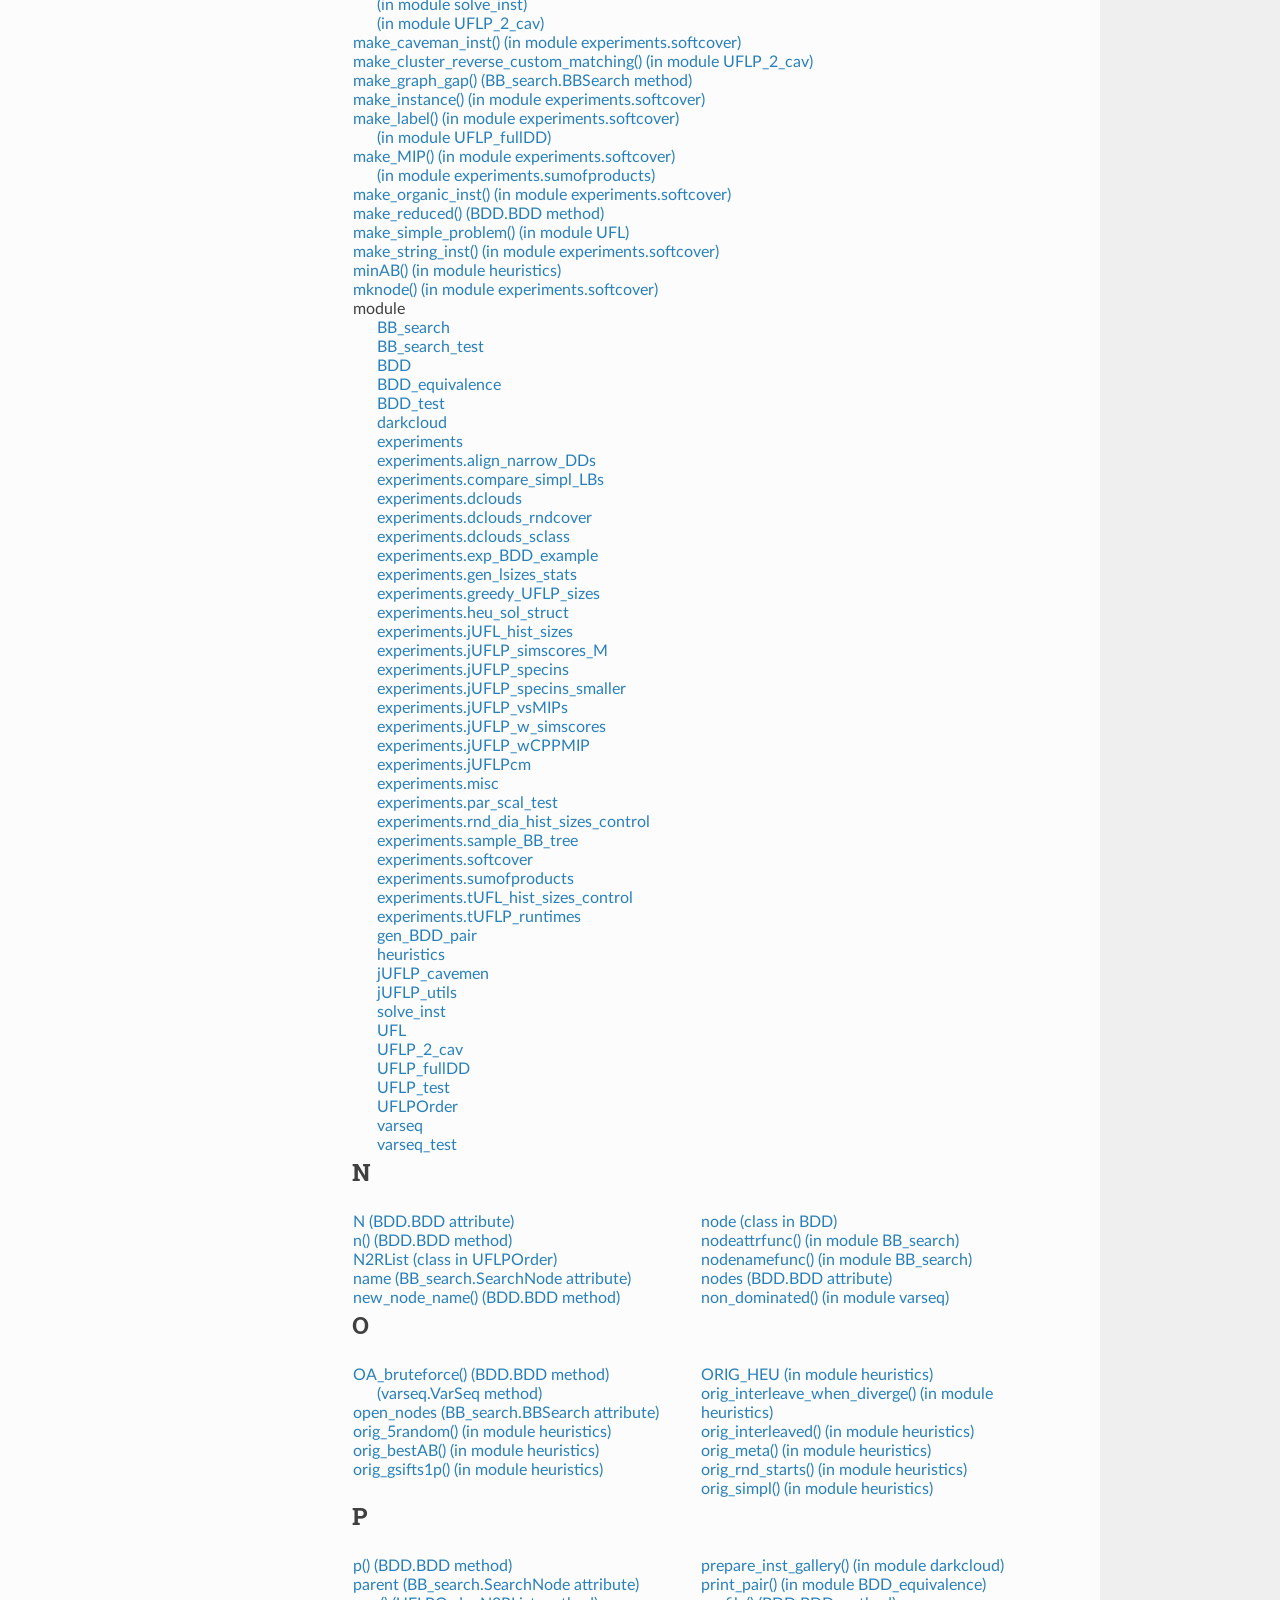
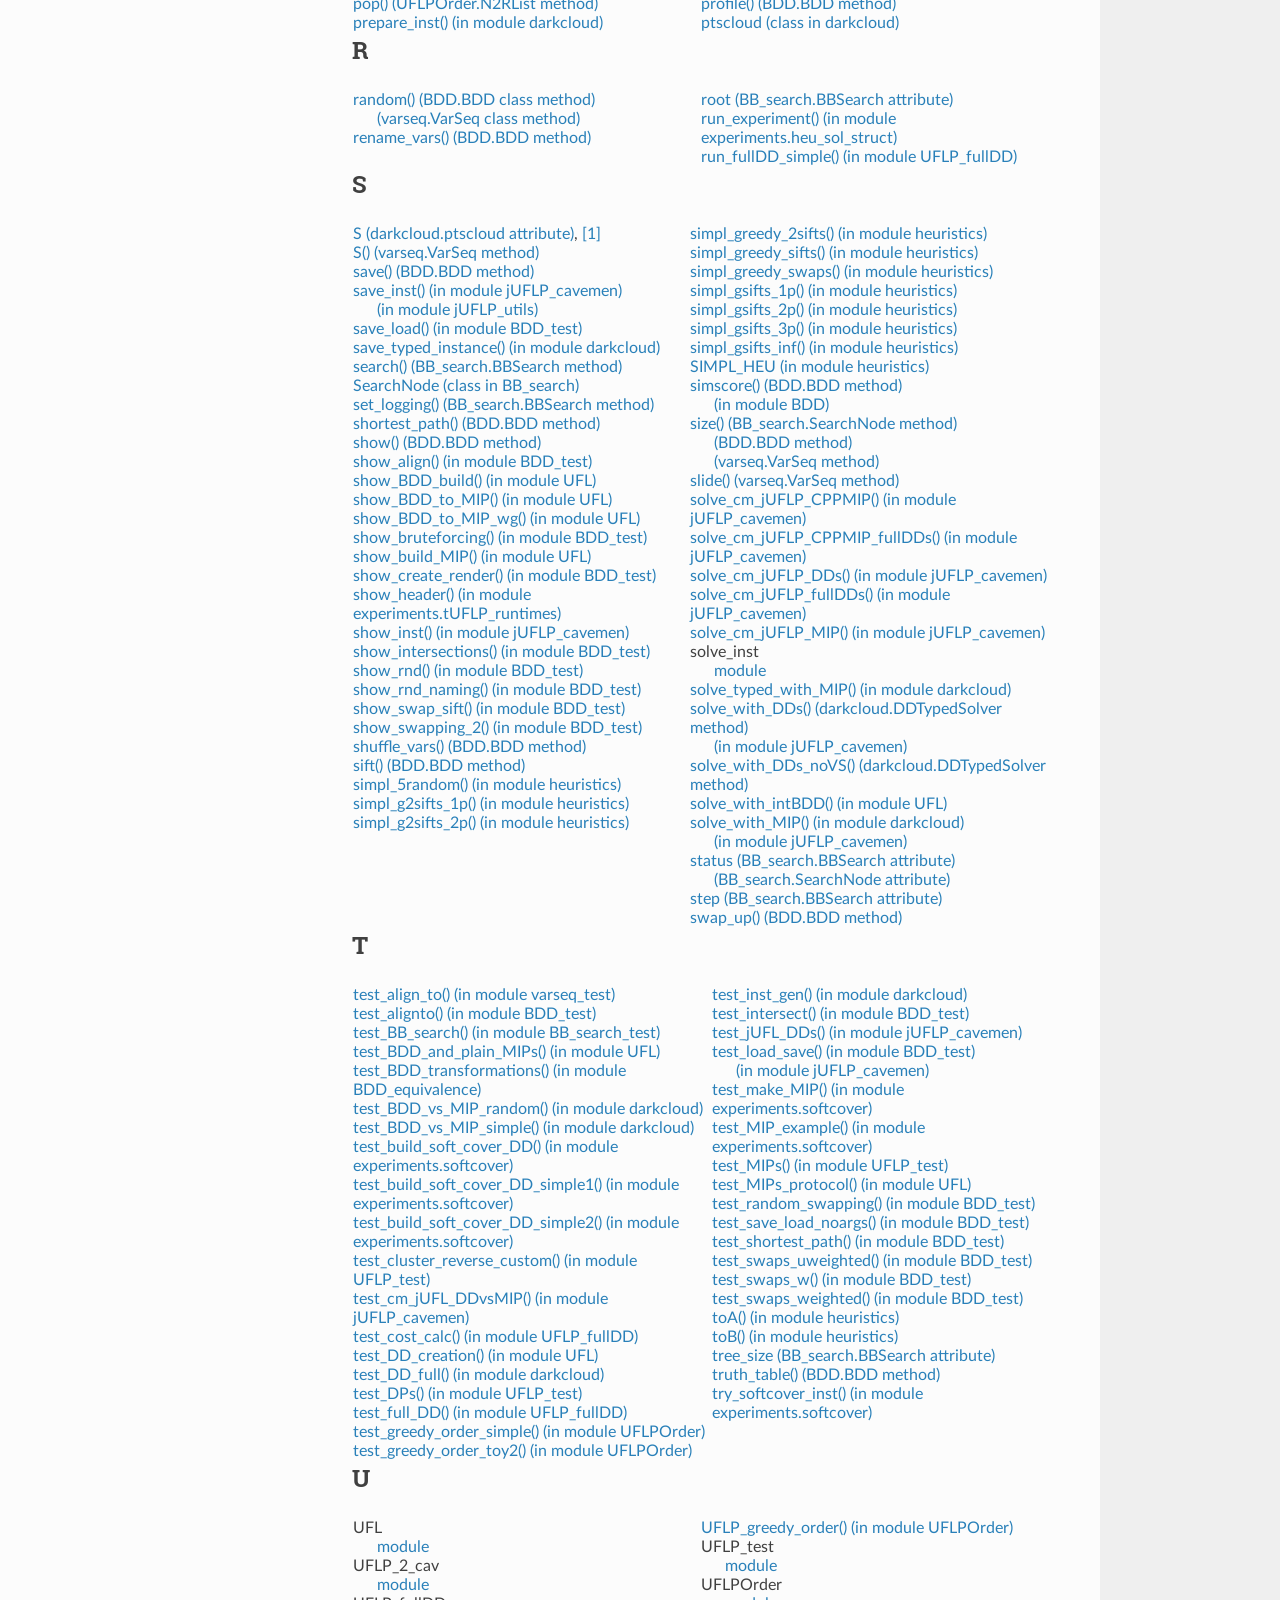
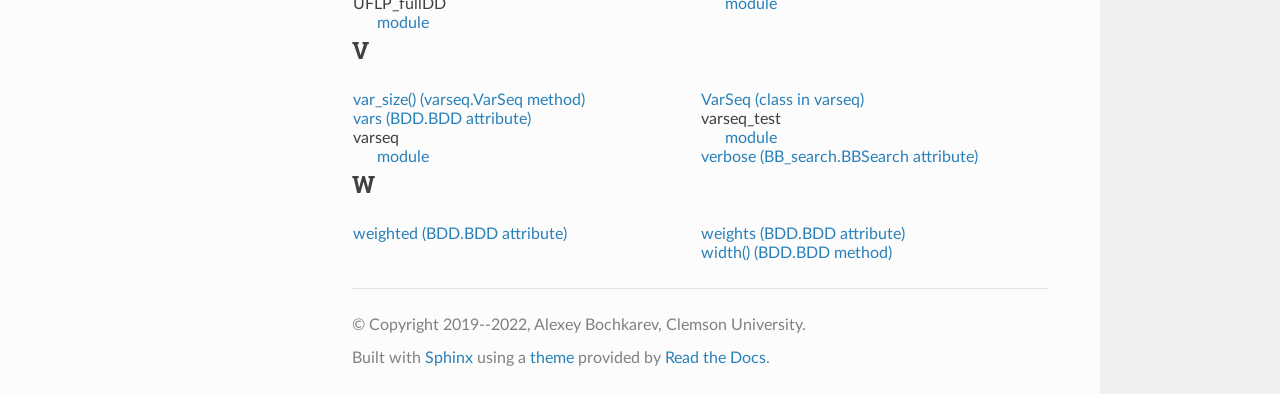
<file: content/research/align-BDD/code-docs/genindex.html>
<!DOCTYPE html>
<html class="writer-html5" lang="en" >
<head>
  <meta charset="utf-8" />
  <meta name="viewport" content="width=device-width, initial-scale=1.0" />
  <title>Index &mdash; Align-BDD  documentation</title>
      <link rel="stylesheet" href="_static/pygments.css" type="text/css" />
      <link rel="stylesheet" href="_static/css/theme.css" type="text/css" />
      <link rel="stylesheet" href="_static/autoclasstoc.css" type="text/css" />
  <!--[if lt IE 9]>
    <script src="_static/js/html5shiv.min.js"></script>
  <![endif]-->
  
        <script data-url_root="./" id="documentation_options" src="_static/documentation_options.js"></script>
        <script src="_static/jquery.js"></script>
        <script src="_static/underscore.js"></script>
        <script src="_static/_sphinx_javascript_frameworks_compat.js"></script>
        <script src="_static/doctools.js"></script>
    <script src="_static/js/theme.js"></script>
    <link rel="index" title="Index" href="#" />
    <link rel="search" title="Search" href="search.html" /> 
</head>

<body class="wy-body-for-nav"> 
  <div class="wy-grid-for-nav">
    <nav data-toggle="wy-nav-shift" class="wy-nav-side">
      <div class="wy-side-scroll">
        <div class="wy-side-nav-search" >
            <a href="index.html" class="icon icon-home"> Align-BDD
          </a>
        </div><div class="wy-menu wy-menu-vertical" data-spy="affix" role="navigation" aria-label="Navigation menu">
              <p class="caption" role="heading"><span class="caption-text">Contents:</span></p>
<ul>
<li class="toctree-l1"><a class="reference internal" href="overview.html">Implementation: overview</a></li>
<li class="toctree-l1"><a class="reference internal" href="overview.html#computational-infrastructure">Computational infrastructure</a></li>
<li class="toctree-l1"><a class="reference internal" href="overview.html#general-reproducibility">General reproducibility</a></li>
<li class="toctree-l1"><a class="reference internal" href="overview.html#project-repository-structure">Project repository structure.</a></li>
<li class="toctree-l1"><a class="reference internal" href="overview.html#implementation-details">Implementation details</a></li>
<li class="toctree-l1"><a class="reference internal" href="overview.html#raw-data-formats">Raw data formats</a></li>
<li class="toctree-l1"><a class="reference internal" href="overview.html#code-organization">Code organization</a></li>
</ul>

        </div>
      </div>
    </nav>

    <section data-toggle="wy-nav-shift" class="wy-nav-content-wrap"><nav class="wy-nav-top" aria-label="Mobile navigation menu" >
          <i data-toggle="wy-nav-top" class="fa fa-bars"></i>
          <a href="index.html">Align-BDD</a>
      </nav>

      <div class="wy-nav-content">
        <div class="rst-content style-external-links">
          <div role="navigation" aria-label="Page navigation">
  <ul class="wy-breadcrumbs">
      <li><a href="index.html" class="icon icon-home"></a> &raquo;</li>
      <li>Index</li>
      <li class="wy-breadcrumbs-aside">
      </li>
  </ul>
  <hr/>
</div>
          <div role="main" class="document" itemscope="itemscope" itemtype="http://schema.org/Article">
           <div itemprop="articleBody">
             

<h1 id="index">Index</h1>

<div class="genindex-jumpbox">
 <a href="#_"><strong>_</strong></a>
 | <a href="#A"><strong>A</strong></a>
 | <a href="#B"><strong>B</strong></a>
 | <a href="#C"><strong>C</strong></a>
 | <a href="#D"><strong>D</strong></a>
 | <a href="#E"><strong>E</strong></a>
 | <a href="#F"><strong>F</strong></a>
 | <a href="#G"><strong>G</strong></a>
 | <a href="#H"><strong>H</strong></a>
 | <a href="#I"><strong>I</strong></a>
 | <a href="#J"><strong>J</strong></a>
 | <a href="#L"><strong>L</strong></a>
 | <a href="#M"><strong>M</strong></a>
 | <a href="#N"><strong>N</strong></a>
 | <a href="#O"><strong>O</strong></a>
 | <a href="#P"><strong>P</strong></a>
 | <a href="#R"><strong>R</strong></a>
 | <a href="#S"><strong>S</strong></a>
 | <a href="#T"><strong>T</strong></a>
 | <a href="#U"><strong>U</strong></a>
 | <a href="#V"><strong>V</strong></a>
 | <a href="#W"><strong>W</strong></a>
 
</div>
<h2 id="_">_</h2>
<table style="width: 100%" class="indextable genindextable"><tr>
  <td style="width: 33%; vertical-align: top;"><ul>
      <li><a href="_autosummary/darkcloud.html#darkcloud.DDSolver._add_interim_point">_add_interim_point() (darkcloud.DDSolver method)</a>
</li>
  </ul></td>
  <td style="width: 33%; vertical-align: top;"><ul>
      <li><a href="_autosummary/darkcloud.html#darkcloud.DDSolver._calc_cave">_calc_cave() (darkcloud.DDSolver method)</a>
</li>
      <li><a href="_autosummary/UFLPOrder.html#UFLPOrder.N2RList._remove">_remove() (UFLPOrder.N2RList method)</a>
</li>
  </ul></td>
</tr></table>

<h2 id="A">A</h2>
<table style="width: 100%" class="indextable genindextable"><tr>
  <td style="width: 33%; vertical-align: top;"><ul>
      <li><a href="_autosummary/UFL.html#UFL.add_BDD_to_MIP">add_BDD_to_MIP() (in module UFL)</a>
</li>
      <li><a href="_autosummary/BDD.html#BDD.BDD.addnode">addnode() (BDD.BDD method)</a>
</li>
      <li><a href="_autosummary/BDD_equivalence.html#BDD_equivalence.adhoc_test">adhoc_test() (in module BDD_equivalence)</a>
</li>
  </ul></td>
  <td style="width: 33%; vertical-align: top;"><ul>
      <li><a href="_autosummary/BDD.html#BDD.BDD.align_to">align_to() (BDD.BDD method)</a>

      <ul>
        <li><a href="_autosummary/varseq.html#varseq.VarSeq.align_to">(varseq.VarSeq method)</a>
</li>
      </ul></li>
      <li><a href="_autosummary/experiments.softcover.html#experiments.softcover.assert_instance">assert_instance() (in module experiments.softcover)</a>
</li>
  </ul></td>
</tr></table>

<h2 id="B">B</h2>
<table style="width: 100%" class="indextable genindextable"><tr>
  <td style="width: 33%; vertical-align: top;"><ul>
      <li>
    BB_search

      <ul>
        <li><a href="_autosummary/BB_search.html#module-BB_search">module</a>
</li>
      </ul></li>
      <li>
    BB_search_test

      <ul>
        <li><a href="_autosummary/BB_search_test.html#module-BB_search_test">module</a>
</li>
      </ul></li>
      <li><a href="_autosummary/BB_search.html#BB_search.BBSearch">BBSearch (class in BB_search)</a>
</li>
      <li>
    BDD

      <ul>
        <li><a href="_autosummary/BDD.html#module-BDD">module</a>
</li>
      </ul></li>
      <li><a href="_autosummary/BDD.html#BDD.BDD">BDD (class in BDD)</a>
</li>
      <li>
    BDD_equivalence

      <ul>
        <li><a href="_autosummary/BDD_equivalence.html#module-BDD_equivalence">module</a>
</li>
      </ul></li>
  </ul></td>
  <td style="width: 33%; vertical-align: top;"><ul>
      <li>
    BDD_test

      <ul>
        <li><a href="_autosummary/BDD_test.html#module-BDD_test">module</a>
</li>
      </ul></li>
      <li><a href="_autosummary/experiments.tUFLP_runtimes.html#experiments.tUFLP_runtimes.benchmark">benchmark() (in module experiments.tUFLP_runtimes)</a>
</li>
      <li><a href="_autosummary/BB_search.html#BB_search.SearchNode.best_obj">best_obj (BB_search.SearchNode attribute)</a>
</li>
      <li><a href="_autosummary/darkcloud.html#darkcloud.DDSolver.build_cover_DD">build_cover_DD() (darkcloud.DDSolver method)</a>
</li>
      <li><a href="_autosummary/UFL.html#UFL.build_DP_DD">build_DP_DD() (in module UFL)</a>
</li>
      <li><a href="_autosummary/UFL.html#UFL.build_MIP">build_MIP() (in module UFL)</a>
</li>
      <li><a href="_autosummary/UFL.html#UFL.build_Sf">build_Sf() (in module UFL)</a>
</li>
      <li><a href="_autosummary/experiments.softcover.html#experiments.softcover.build_soft_cover_DD">build_soft_cover_DD() (in module experiments.softcover)</a>
</li>
      <li><a href="_autosummary/darkcloud.html#darkcloud.DDTypedSolver.build_type_DD">build_type_DD() (darkcloud.DDTypedSolver method)</a>
</li>
  </ul></td>
</tr></table>

<h2 id="C">C</h2>
<table style="width: 100%" class="indextable genindextable"><tr>
  <td style="width: 33%; vertical-align: top;"><ul>
      <li><a href="_autosummary/UFLP_fullDD.html#UFLP_fullDD.calc_cost">calc_cost() (in module UFLP_fullDD)</a>
</li>
      <li><a href="_autosummary/BB_search.html#BB_search.SearchNode.calculate_LB">calculate_LB() (BB_search.SearchNode method)</a>
</li>
      <li><a href="_autosummary/BB_search.html#BB_search.SearchNode.calculate_UB">calculate_UB() (BB_search.SearchNode method)</a>
</li>
      <li><a href="_autosummary/darkcloud.html#darkcloud.compare_BDD_vs_MIP">compare_BDD_vs_MIP() (in module darkcloud)</a>
</li>
      <li><a href="_autosummary/jUFLP_cavemen.html#jUFLP_cavemen.compare_runtimes">compare_runtimes() (in module jUFLP_cavemen)</a>
</li>
      <li><a href="_autosummary/gen_BDD_pair.html#gen_BDD_pair.count_inversions">count_inversions() (in module gen_BDD_pair)</a>
</li>
  </ul></td>
  <td style="width: 33%; vertical-align: top;"><ul>
      <li><a href="_autosummary/varseq.html#varseq.VarSeq.count_inversions_to">count_inversions_to() (varseq.VarSeq method)</a>
</li>
      <li><a href="_autosummary/UFL.html#UFL.create_availability_BDD">create_availability_BDD() (in module UFL)</a>
</li>
      <li><a href="_autosummary/UFLP_fullDD.html#UFLP_fullDD.create_cover_DD">create_cover_DD() (in module UFLP_fullDD)</a>
</li>
      <li><a href="_autosummary/UFL.html#UFL.create_covering_BDD">create_covering_BDD() (in module UFL)</a>
</li>
      <li><a href="_autosummary/UFL.html#UFL.create_covering_BDD_wg">create_covering_BDD_wg() (in module UFL)</a>
</li>
      <li><a href="_autosummary/UFL.html#UFL.create_NF">create_NF() (in module UFL)</a>
</li>
      <li><a href="_autosummary/BB_search.html#BB_search.BBSearch.current_best">current_best() (BB_search.BBSearch method)</a>
</li>
  </ul></td>
</tr></table>

<h2 id="D">D</h2>
<table style="width: 100%" class="indextable genindextable"><tr>
  <td style="width: 33%; vertical-align: top;"><ul>
      <li>
    darkcloud

      <ul>
        <li><a href="_autosummary/darkcloud.html#module-darkcloud">module</a>
</li>
      </ul></li>
      <li><a href="_autosummary/darkcloud.html#darkcloud.DDSolver">DDSolver (class in darkcloud)</a>
</li>
      <li><a href="_autosummary/darkcloud.html#darkcloud.DDTypedSolver">DDTypedSolver (class in darkcloud)</a>
</li>
      <li><a href="_autosummary/jUFLP_cavemen.html#jUFLP_cavemen.jUFLPEncoder.default">default() (jUFLP_cavemen.jUFLPEncoder method)</a>
</li>
      <li><a href="_autosummary/experiments.softcover.html#experiments.softcover.dia_sizes">dia_sizes() (in module experiments.softcover)</a>
</li>
  </ul></td>
  <td style="width: 33%; vertical-align: top;"><ul>
      <li><a href="_autosummary/jUFLP_utils.html#jUFLP_utils.draw_jUFLP_inst">draw_jUFLP_inst() (in module jUFLP_utils)</a>
</li>
      <li><a href="_autosummary/UFL.html#UFL.draw_problem_dia">draw_problem_dia() (in module UFL)</a>
</li>
      <li><a href="_autosummary/BB_search.html#BB_search.BBSearch.dump">dump() (BB_search.BBSearch method)</a>
</li>
      <li><a href="_autosummary/BDD.html#BDD.BDD.dump_gv">dump_gv() (BDD.BDD method)</a>
</li>
      <li><a href="_autosummary/darkcloud.html#darkcloud.dump_instance">dump_instance() (in module darkcloud)</a>

      <ul>
        <li><a href="_autosummary/experiments.softcover.html#experiments.softcover.dump_instance">(in module experiments.softcover)</a>
</li>
        <li><a href="_autosummary/jUFLP_cavemen.html#jUFLP_cavemen.dump_instance">(in module jUFLP_cavemen)</a>
</li>
      </ul></li>
  </ul></td>
</tr></table>

<h2 id="E">E</h2>
<table style="width: 100%" class="indextable genindextable"><tr>
  <td style="width: 33%; vertical-align: top;"><ul>
      <li><a href="_autosummary/darkcloud.html#darkcloud.ptscloud.e1">e1 (darkcloud.ptscloud attribute)</a>
</li>
      <li><a href="_autosummary/darkcloud.html#darkcloud.ptscloud.e2">e2 (darkcloud.ptscloud attribute)</a>
</li>
      <li>
    experiments

      <ul>
        <li><a href="_autosummary/experiments.html#module-experiments">module</a>
</li>
      </ul></li>
      <li>
    experiments.align_narrow_DDs

      <ul>
        <li><a href="_autosummary/experiments.align_narrow_DDs.html#module-experiments.align_narrow_DDs">module</a>
</li>
      </ul></li>
      <li>
    experiments.compare_simpl_LBs

      <ul>
        <li><a href="_autosummary/experiments.compare_simpl_LBs.html#module-experiments.compare_simpl_LBs">module</a>
</li>
      </ul></li>
      <li>
    experiments.dclouds

      <ul>
        <li><a href="_autosummary/experiments.dclouds.html#module-experiments.dclouds">module</a>
</li>
      </ul></li>
      <li>
    experiments.dclouds_rndcover

      <ul>
        <li><a href="_autosummary/experiments.dclouds_rndcover.html#module-experiments.dclouds_rndcover">module</a>
</li>
      </ul></li>
      <li>
    experiments.dclouds_sclass

      <ul>
        <li><a href="_autosummary/experiments.dclouds_sclass.html#module-experiments.dclouds_sclass">module</a>
</li>
      </ul></li>
      <li>
    experiments.exp_BDD_example

      <ul>
        <li><a href="_autosummary/experiments.exp_BDD_example.html#module-experiments.exp_BDD_example">module</a>
</li>
      </ul></li>
      <li>
    experiments.gen_lsizes_stats

      <ul>
        <li><a href="_autosummary/experiments.gen_lsizes_stats.html#module-experiments.gen_lsizes_stats">module</a>
</li>
      </ul></li>
      <li>
    experiments.greedy_UFLP_sizes

      <ul>
        <li><a href="_autosummary/experiments.greedy_UFLP_sizes.html#module-experiments.greedy_UFLP_sizes">module</a>
</li>
      </ul></li>
      <li>
    experiments.heu_sol_struct

      <ul>
        <li><a href="_autosummary/experiments.heu_sol_struct.html#module-experiments.heu_sol_struct">module</a>
</li>
      </ul></li>
      <li>
    experiments.jUFL_hist_sizes

      <ul>
        <li><a href="_autosummary/experiments.jUFL_hist_sizes.html#module-experiments.jUFL_hist_sizes">module</a>
</li>
      </ul></li>
      <li>
    experiments.jUFLP_simscores_M

      <ul>
        <li><a href="_autosummary/experiments.jUFLP_simscores_M.html#module-experiments.jUFLP_simscores_M">module</a>
</li>
      </ul></li>
      <li>
    experiments.jUFLP_specins

      <ul>
        <li><a href="_autosummary/experiments.jUFLP_specins.html#module-experiments.jUFLP_specins">module</a>
</li>
      </ul></li>
  </ul></td>
  <td style="width: 33%; vertical-align: top;"><ul>
      <li>
    experiments.jUFLP_specins_smaller

      <ul>
        <li><a href="_autosummary/experiments.jUFLP_specins_smaller.html#module-experiments.jUFLP_specins_smaller">module</a>
</li>
      </ul></li>
      <li>
    experiments.jUFLP_vsMIPs

      <ul>
        <li><a href="_autosummary/experiments.jUFLP_vsMIPs.html#module-experiments.jUFLP_vsMIPs">module</a>
</li>
      </ul></li>
      <li>
    experiments.jUFLP_w_simscores

      <ul>
        <li><a href="_autosummary/experiments.jUFLP_w_simscores.html#module-experiments.jUFLP_w_simscores">module</a>
</li>
      </ul></li>
      <li>
    experiments.jUFLP_wCPPMIP

      <ul>
        <li><a href="_autosummary/experiments.jUFLP_wCPPMIP.html#module-experiments.jUFLP_wCPPMIP">module</a>
</li>
      </ul></li>
      <li>
    experiments.jUFLPcm

      <ul>
        <li><a href="_autosummary/experiments.jUFLPcm.html#module-experiments.jUFLPcm">module</a>
</li>
      </ul></li>
      <li>
    experiments.misc

      <ul>
        <li><a href="_autosummary/experiments.misc.html#module-experiments.misc">module</a>
</li>
      </ul></li>
      <li>
    experiments.par_scal_test

      <ul>
        <li><a href="_autosummary/experiments.par_scal_test.html#module-experiments.par_scal_test">module</a>
</li>
      </ul></li>
      <li>
    experiments.rnd_dia_hist_sizes_control

      <ul>
        <li><a href="_autosummary/experiments.rnd_dia_hist_sizes_control.html#module-experiments.rnd_dia_hist_sizes_control">module</a>
</li>
      </ul></li>
      <li>
    experiments.sample_BB_tree

      <ul>
        <li><a href="_autosummary/experiments.sample_BB_tree.html#module-experiments.sample_BB_tree">module</a>
</li>
      </ul></li>
      <li>
    experiments.softcover

      <ul>
        <li><a href="_autosummary/experiments.softcover.html#module-experiments.softcover">module</a>
</li>
      </ul></li>
      <li>
    experiments.sumofproducts

      <ul>
        <li><a href="_autosummary/experiments.sumofproducts.html#module-experiments.sumofproducts">module</a>
</li>
      </ul></li>
      <li>
    experiments.tUFL_hist_sizes_control

      <ul>
        <li><a href="_autosummary/experiments.tUFL_hist_sizes_control.html#module-experiments.tUFL_hist_sizes_control">module</a>
</li>
      </ul></li>
      <li>
    experiments.tUFLP_runtimes

      <ul>
        <li><a href="_autosummary/experiments.tUFLP_runtimes.html#module-experiments.tUFLP_runtimes">module</a>
</li>
      </ul></li>
  </ul></td>
</tr></table>

<h2 id="F">F</h2>
<table style="width: 100%" class="indextable genindextable"><tr>
  <td style="width: 33%; vertical-align: top;"><ul>
      <li><a href="_autosummary/heuristics.html#heuristics.fast_greedy_2sifts">fast_greedy_2sifts() (in module heuristics)</a>
</li>
  </ul></td>
  <td style="width: 33%; vertical-align: top;"><ul>
      <li><a href="_autosummary/heuristics.html#heuristics.fast_greedy_sifts">fast_greedy_sifts() (in module heuristics)</a>
</li>
      <li><a href="_autosummary/heuristics.html#heuristics.fastslide">fastslide() (in module heuristics)</a>
</li>
  </ul></td>
</tr></table>

<h2 id="G">G</h2>
<table style="width: 100%" class="indextable genindextable"><tr>
  <td style="width: 33%; vertical-align: top;"><ul>
      <li><a href="_autosummary/BDD_test.html#BDD_test.gen_4BDD">gen_4BDD() (in module BDD_test)</a>
</li>
      <li>
    gen_BDD_pair

      <ul>
        <li><a href="_autosummary/gen_BDD_pair.html#module-gen_BDD_pair">module</a>
</li>
      </ul></li>
      <li><a href="_autosummary/darkcloud.html#darkcloud.gen_caveman_inst">gen_caveman_inst() (in module darkcloud)</a>
</li>
      <li><a href="_autosummary/jUFLP_cavemen.html#jUFLP_cavemen.gen_cavemen_jUFLP_inst">gen_cavemen_jUFLP_inst() (in module jUFLP_cavemen)</a>
</li>
      <li><a href="_autosummary/experiments.sumofproducts.html#experiments.sumofproducts.gen_instance">gen_instance() (in module experiments.sumofproducts)</a>
</li>
      <li><a href="_autosummary/UFLP_2_cav.html#UFLP_2_cav.gen_nlinks_cavemen_inst">gen_nlinks_cavemen_inst() (in module UFLP_2_cav)</a>
</li>
      <li><a href="_autosummary/darkcloud.html#darkcloud.gen_simple_cavemen_inst0">gen_simple_cavemen_inst0() (in module darkcloud)</a>
</li>
      <li><a href="_autosummary/darkcloud.html#darkcloud.gen_simple_cavemen_inst1">gen_simple_cavemen_inst1() (in module darkcloud)</a>
</li>
      <li><a href="_autosummary/UFLP_2_cav.html#UFLP_2_cav.gen_special_jUFLP">gen_special_jUFLP() (in module UFLP_2_cav)</a>
</li>
  </ul></td>
  <td style="width: 33%; vertical-align: top;"><ul>
      <li><a href="_autosummary/darkcloud.html#darkcloud.gen_typed_cavemen_inst">gen_typed_cavemen_inst() (in module darkcloud)</a>
</li>
      <li><a href="_autosummary/UFLP_test.html#UFLP_test.gen_UFL_instance">gen_UFL_instance() (in module UFLP_test)</a>
</li>
      <li><a href="_autosummary/UFL.html#UFL.generate_dense_instance">generate_dense_instance() (in module UFL)</a>
</li>
      <li><a href="_autosummary/experiments.softcover.html#experiments.softcover.generate_overlaps">generate_overlaps() (in module experiments.softcover)</a>
</li>
      <li><a href="_autosummary/experiments.softcover.html#experiments.softcover.generate_S">generate_S() (in module experiments.softcover)</a>
</li>
      <li><a href="_autosummary/UFL.html#UFL.generate_test_figures">generate_test_figures() (in module UFL)</a>
</li>
      <li><a href="_autosummary/UFL.html#UFL.generate_test_instance">generate_test_instance() (in module UFL)</a>
</li>
      <li><a href="_autosummary/varseq.html#varseq.VarSeq.generate_weights">generate_weights() (varseq.VarSeq class method)</a>
</li>
      <li><a href="_autosummary/BDD.html#BDD.BDD.get_value">get_value() (BDD.BDD method)</a>
</li>
      <li><a href="_autosummary/varseq.html#varseq.VarSeq.greedy_sort">greedy_sort() (varseq.VarSeq method)</a>
</li>
      <li><a href="_autosummary/BDD.html#BDD.BDD.gsifts">gsifts() (BDD.BDD method)</a>
</li>
  </ul></td>
</tr></table>

<h2 id="H">H</h2>
<table style="width: 100%" class="indextable genindextable"><tr>
  <td style="width: 33%; vertical-align: top;"><ul>
      <li>
    heuristics

      <ul>
        <li><a href="_autosummary/heuristics.html#module-heuristics">module</a>
</li>
      </ul></li>
  </ul></td>
  <td style="width: 33%; vertical-align: top;"><ul>
      <li><a href="_autosummary/BDD.html#BDD.node.hi">hi (BDD.node attribute)</a>
</li>
  </ul></td>
</tr></table>

<h2 id="I">I</h2>
<table style="width: 100%" class="indextable genindextable"><tr>
  <td style="width: 33%; vertical-align: top;"><ul>
      <li><a href="_autosummary/BDD.html#BDD.node.id">id (BDD.node attribute)</a>
</li>
      <li><a href="_autosummary/BDD.html#BDD.intersect">intersect() (in module BDD)</a>
</li>
      <li><a href="_autosummary/BDD.html#BDD.BDD.is_aligned">is_aligned() (BDD.BDD method)</a>

      <ul>
        <li><a href="_autosummary/varseq.html#varseq.VarSeq.is_aligned">(varseq.VarSeq method)</a>
</li>
      </ul></li>
  </ul></td>
  <td style="width: 33%; vertical-align: top;"><ul>
      <li><a href="_autosummary/BDD.html#BDD.BDD.is_equivalent">is_equivalent() (BDD.BDD method)</a>
</li>
      <li><a href="_autosummary/BDD.html#BDD.BDD.is_reduced">is_reduced() (BDD.BDD method)</a>
</li>
  </ul></td>
</tr></table>

<h2 id="J">J</h2>
<table style="width: 100%" class="indextable genindextable"><tr>
  <td style="width: 33%; vertical-align: top;"><ul>
      <li>
    jUFLP_cavemen

      <ul>
        <li><a href="_autosummary/jUFLP_cavemen.html#module-jUFLP_cavemen">module</a>
</li>
      </ul></li>
  </ul></td>
  <td style="width: 33%; vertical-align: top;"><ul>
      <li>
    jUFLP_utils

      <ul>
        <li><a href="_autosummary/jUFLP_utils.html#module-jUFLP_utils">module</a>
</li>
      </ul></li>
      <li><a href="_autosummary/jUFLP_cavemen.html#jUFLP_cavemen.jUFLPEncoder">jUFLPEncoder (class in jUFLP_cavemen)</a>
</li>
  </ul></td>
</tr></table>

<h2 id="L">L</h2>
<table style="width: 100%" class="indextable genindextable"><tr>
  <td style="width: 33%; vertical-align: top;"><ul>
      <li><a href="_autosummary/BDD.html#BDD.node.layer">layer (BDD.node attribute)</a>
</li>
      <li><a href="_autosummary/BDD.html#BDD.BDD.layers">layers (BDD.BDD attribute)</a>
</li>
      <li><a href="_autosummary/BB_search.html#BB_search.LB_by_level">LB_by_level() (in module BB_search)</a>
</li>
      <li><a href="_autosummary/BB_search.html#BB_search.LB_by_level_complicated">LB_by_level_complicated() (in module BB_search)</a>
</li>
      <li><a href="_autosummary/BB_search.html#BB_search.LB_current">LB_current() (in module BB_search)</a>
</li>
      <li><a href="_autosummary/BB_search.html#BB_search.LB_first_aligned">LB_first_aligned() (in module BB_search)</a>
</li>
      <li><a href="_autosummary/BB_search.html#BB_search.LB_last_aligned">LB_last_aligned() (in module BB_search)</a>
</li>
      <li><a href="_autosummary/BB_search.html#BB_search.LB_lvl_compl_symm">LB_lvl_compl_symm() (in module BB_search)</a>
</li>
      <li><a href="_autosummary/BB_search.html#BB_search.LB_lvl_symm">LB_lvl_symm() (in module BB_search)</a>
</li>
      <li><a href="_autosummary/BDD.html#BDD.BDD.link">link() (BDD.BDD method)</a>

      <ul>
        <li><a href="_autosummary/BDD.html#BDD.node.link">(BDD.node method)</a>
</li>
      </ul></li>
  </ul></td>
  <td style="width: 33%; vertical-align: top;"><ul>
      <li><a href="_autosummary/BDD.html#BDD.BDD.llink">llink() (BDD.BDD method)</a>
</li>
      <li><a href="_autosummary/BDD.html#BDD.node.lo">lo (BDD.node attribute)</a>
</li>
      <li><a href="_autosummary/BDD.html#BDD.BDD.load">load() (BDD.BDD method)</a>
</li>
      <li><a href="_autosummary/jUFLP_cavemen.html#jUFLP_cavemen.load_inst">load_inst() (in module jUFLP_cavemen)</a>

      <ul>
        <li><a href="_autosummary/jUFLP_utils.html#jUFLP_utils.load_inst">(in module jUFLP_utils)</a>
</li>
      </ul></li>
      <li><a href="_autosummary/experiments.misc.html#experiments.misc.log">log() (in module experiments.misc)</a>
</li>
      <li><a href="_autosummary/BB_search.html#BB_search.BBSearch.logging">logging (BB_search.BBSearch attribute)</a>
</li>
      <li><a href="_autosummary/BB_search.html#BB_search.BBSearch.logs_step">logs_step (BB_search.BBSearch attribute)</a>
</li>
      <li><a href="_autosummary/BB_search.html#BB_search.LOWER_BOUNDS">LOWER_BOUNDS (in module BB_search)</a>
</li>
  </ul></td>
</tr></table>

<h2 id="M">M</h2>
<table style="width: 100%" class="indextable genindextable"><tr>
  <td style="width: 33%; vertical-align: top;"><ul>
      <li><a href="_autosummary/darkcloud.html#darkcloud.main">main() (in module darkcloud)</a>

      <ul>
        <li><a href="_autosummary/experiments.align_narrow_DDs.html#experiments.align_narrow_DDs.main">(in module experiments.align_narrow_DDs)</a>
</li>
        <li><a href="_autosummary/experiments.dclouds.html#experiments.dclouds.main">(in module experiments.dclouds)</a>
</li>
        <li><a href="_autosummary/experiments.dclouds_rndcover.html#experiments.dclouds_rndcover.main">(in module experiments.dclouds_rndcover)</a>
</li>
        <li><a href="_autosummary/experiments.dclouds_sclass.html#experiments.dclouds_sclass.main">(in module experiments.dclouds_sclass)</a>
</li>
        <li><a href="_autosummary/experiments.exp_BDD_example.html#experiments.exp_BDD_example.main">(in module experiments.exp_BDD_example)</a>
</li>
        <li><a href="_autosummary/experiments.greedy_UFLP_sizes.html#experiments.greedy_UFLP_sizes.main">(in module experiments.greedy_UFLP_sizes)</a>
</li>
        <li><a href="_autosummary/experiments.jUFL_hist_sizes.html#experiments.jUFL_hist_sizes.main">(in module experiments.jUFL_hist_sizes)</a>
</li>
        <li><a href="_autosummary/experiments.jUFLP_simscores_M.html#experiments.jUFLP_simscores_M.main">(in module experiments.jUFLP_simscores_M)</a>
</li>
        <li><a href="_autosummary/experiments.jUFLP_specins.html#experiments.jUFLP_specins.main">(in module experiments.jUFLP_specins)</a>
</li>
        <li><a href="_autosummary/experiments.jUFLP_specins_smaller.html#experiments.jUFLP_specins_smaller.main">(in module experiments.jUFLP_specins_smaller)</a>
</li>
        <li><a href="_autosummary/experiments.jUFLP_vsMIPs.html#experiments.jUFLP_vsMIPs.main">(in module experiments.jUFLP_vsMIPs)</a>
</li>
        <li><a href="_autosummary/experiments.jUFLP_w_simscores.html#experiments.jUFLP_w_simscores.main">(in module experiments.jUFLP_w_simscores)</a>
</li>
        <li><a href="_autosummary/experiments.jUFLP_wCPPMIP.html#experiments.jUFLP_wCPPMIP.main">(in module experiments.jUFLP_wCPPMIP)</a>
</li>
        <li><a href="_autosummary/experiments.jUFLPcm.html#experiments.jUFLPcm.main">(in module experiments.jUFLPcm)</a>
</li>
        <li><a href="_autosummary/experiments.rnd_dia_hist_sizes_control.html#experiments.rnd_dia_hist_sizes_control.main">(in module experiments.rnd_dia_hist_sizes_control)</a>
</li>
        <li><a href="_autosummary/experiments.sample_BB_tree.html#experiments.sample_BB_tree.main">(in module experiments.sample_BB_tree)</a>
</li>
        <li><a href="_autosummary/experiments.tUFL_hist_sizes_control.html#experiments.tUFL_hist_sizes_control.main">(in module experiments.tUFL_hist_sizes_control)</a>
</li>
        <li><a href="_autosummary/experiments.tUFLP_runtimes.html#experiments.tUFLP_runtimes.main">(in module experiments.tUFLP_runtimes)</a>
</li>
        <li><a href="_autosummary/gen_BDD_pair.html#gen_BDD_pair.main">(in module gen_BDD_pair)</a>
</li>
        <li><a href="_autosummary/jUFLP_cavemen.html#jUFLP_cavemen.main">(in module jUFLP_cavemen)</a>
</li>
        <li><a href="_autosummary/solve_inst.html#solve_inst.main">(in module solve_inst)</a>
</li>
        <li><a href="_autosummary/UFLP_2_cav.html#UFLP_2_cav.main">(in module UFLP_2_cav)</a>
</li>
      </ul></li>
      <li><a href="_autosummary/experiments.softcover.html#experiments.softcover.make_caveman_inst">make_caveman_inst() (in module experiments.softcover)</a>
</li>
      <li><a href="_autosummary/UFLP_2_cav.html#UFLP_2_cav.make_cluster_reverse_custom_matching">make_cluster_reverse_custom_matching() (in module UFLP_2_cav)</a>
</li>
      <li><a href="_autosummary/BB_search.html#BB_search.BBSearch.make_graph_gap">make_graph_gap() (BB_search.BBSearch method)</a>
</li>
      <li><a href="_autosummary/experiments.softcover.html#experiments.softcover.make_instance">make_instance() (in module experiments.softcover)</a>
</li>
      <li><a href="_autosummary/experiments.softcover.html#experiments.softcover.make_label">make_label() (in module experiments.softcover)</a>

      <ul>
        <li><a href="_autosummary/UFLP_fullDD.html#UFLP_fullDD.make_label">(in module UFLP_fullDD)</a>
</li>
      </ul></li>
      <li><a href="_autosummary/experiments.softcover.html#experiments.softcover.make_MIP">make_MIP() (in module experiments.softcover)</a>

      <ul>
        <li><a href="_autosummary/experiments.sumofproducts.html#experiments.sumofproducts.make_MIP">(in module experiments.sumofproducts)</a>
</li>
      </ul></li>
      <li><a href="_autosummary/experiments.softcover.html#experiments.softcover.make_organic_inst">make_organic_inst() (in module experiments.softcover)</a>
</li>
      <li><a href="_autosummary/BDD.html#BDD.BDD.make_reduced">make_reduced() (BDD.BDD method)</a>
</li>
      <li><a href="_autosummary/UFL.html#UFL.make_simple_problem">make_simple_problem() (in module UFL)</a>
</li>
      <li><a href="_autosummary/experiments.softcover.html#experiments.softcover.make_string_inst">make_string_inst() (in module experiments.softcover)</a>
</li>
      <li><a href="_autosummary/heuristics.html#heuristics.minAB">minAB() (in module heuristics)</a>
</li>
      <li><a href="_autosummary/experiments.softcover.html#experiments.softcover.mknode">mknode() (in module experiments.softcover)</a>
</li>
      <li>
    module

      <ul>
        <li><a href="_autosummary/BB_search.html#module-BB_search">BB_search</a>
</li>
        <li><a href="_autosummary/BB_search_test.html#module-BB_search_test">BB_search_test</a>
</li>
        <li><a href="_autosummary/BDD.html#module-BDD">BDD</a>
</li>
        <li><a href="_autosummary/BDD_equivalence.html#module-BDD_equivalence">BDD_equivalence</a>
</li>
        <li><a href="_autosummary/BDD_test.html#module-BDD_test">BDD_test</a>
</li>
        <li><a href="_autosummary/darkcloud.html#module-darkcloud">darkcloud</a>
</li>
        <li><a href="_autosummary/experiments.html#module-experiments">experiments</a>
</li>
        <li><a href="_autosummary/experiments.align_narrow_DDs.html#module-experiments.align_narrow_DDs">experiments.align_narrow_DDs</a>
</li>
        <li><a href="_autosummary/experiments.compare_simpl_LBs.html#module-experiments.compare_simpl_LBs">experiments.compare_simpl_LBs</a>
</li>
        <li><a href="_autosummary/experiments.dclouds.html#module-experiments.dclouds">experiments.dclouds</a>
</li>
        <li><a href="_autosummary/experiments.dclouds_rndcover.html#module-experiments.dclouds_rndcover">experiments.dclouds_rndcover</a>
</li>
        <li><a href="_autosummary/experiments.dclouds_sclass.html#module-experiments.dclouds_sclass">experiments.dclouds_sclass</a>
</li>
        <li><a href="_autosummary/experiments.exp_BDD_example.html#module-experiments.exp_BDD_example">experiments.exp_BDD_example</a>
</li>
        <li><a href="_autosummary/experiments.gen_lsizes_stats.html#module-experiments.gen_lsizes_stats">experiments.gen_lsizes_stats</a>
</li>
        <li><a href="_autosummary/experiments.greedy_UFLP_sizes.html#module-experiments.greedy_UFLP_sizes">experiments.greedy_UFLP_sizes</a>
</li>
        <li><a href="_autosummary/experiments.heu_sol_struct.html#module-experiments.heu_sol_struct">experiments.heu_sol_struct</a>
</li>
        <li><a href="_autosummary/experiments.jUFL_hist_sizes.html#module-experiments.jUFL_hist_sizes">experiments.jUFL_hist_sizes</a>
</li>
        <li><a href="_autosummary/experiments.jUFLP_simscores_M.html#module-experiments.jUFLP_simscores_M">experiments.jUFLP_simscores_M</a>
</li>
        <li><a href="_autosummary/experiments.jUFLP_specins.html#module-experiments.jUFLP_specins">experiments.jUFLP_specins</a>
</li>
        <li><a href="_autosummary/experiments.jUFLP_specins_smaller.html#module-experiments.jUFLP_specins_smaller">experiments.jUFLP_specins_smaller</a>
</li>
        <li><a href="_autosummary/experiments.jUFLP_vsMIPs.html#module-experiments.jUFLP_vsMIPs">experiments.jUFLP_vsMIPs</a>
</li>
        <li><a href="_autosummary/experiments.jUFLP_w_simscores.html#module-experiments.jUFLP_w_simscores">experiments.jUFLP_w_simscores</a>
</li>
        <li><a href="_autosummary/experiments.jUFLP_wCPPMIP.html#module-experiments.jUFLP_wCPPMIP">experiments.jUFLP_wCPPMIP</a>
</li>
        <li><a href="_autosummary/experiments.jUFLPcm.html#module-experiments.jUFLPcm">experiments.jUFLPcm</a>
</li>
        <li><a href="_autosummary/experiments.misc.html#module-experiments.misc">experiments.misc</a>
</li>
        <li><a href="_autosummary/experiments.par_scal_test.html#module-experiments.par_scal_test">experiments.par_scal_test</a>
</li>
        <li><a href="_autosummary/experiments.rnd_dia_hist_sizes_control.html#module-experiments.rnd_dia_hist_sizes_control">experiments.rnd_dia_hist_sizes_control</a>
</li>
        <li><a href="_autosummary/experiments.sample_BB_tree.html#module-experiments.sample_BB_tree">experiments.sample_BB_tree</a>
</li>
        <li><a href="_autosummary/experiments.softcover.html#module-experiments.softcover">experiments.softcover</a>
</li>
        <li><a href="_autosummary/experiments.sumofproducts.html#module-experiments.sumofproducts">experiments.sumofproducts</a>
</li>
        <li><a href="_autosummary/experiments.tUFL_hist_sizes_control.html#module-experiments.tUFL_hist_sizes_control">experiments.tUFL_hist_sizes_control</a>
</li>
        <li><a href="_autosummary/experiments.tUFLP_runtimes.html#module-experiments.tUFLP_runtimes">experiments.tUFLP_runtimes</a>
</li>
        <li><a href="_autosummary/gen_BDD_pair.html#module-gen_BDD_pair">gen_BDD_pair</a>
</li>
        <li><a href="_autosummary/heuristics.html#module-heuristics">heuristics</a>
</li>
        <li><a href="_autosummary/jUFLP_cavemen.html#module-jUFLP_cavemen">jUFLP_cavemen</a>
</li>
        <li><a href="_autosummary/jUFLP_utils.html#module-jUFLP_utils">jUFLP_utils</a>
</li>
        <li><a href="_autosummary/solve_inst.html#module-solve_inst">solve_inst</a>
</li>
        <li><a href="_autosummary/UFL.html#module-UFL">UFL</a>
</li>
        <li><a href="_autosummary/UFLP_2_cav.html#module-UFLP_2_cav">UFLP_2_cav</a>
</li>
        <li><a href="_autosummary/UFLP_fullDD.html#module-UFLP_fullDD">UFLP_fullDD</a>
</li>
        <li><a href="_autosummary/UFLP_test.html#module-UFLP_test">UFLP_test</a>
</li>
        <li><a href="_autosummary/UFLPOrder.html#module-UFLPOrder">UFLPOrder</a>
</li>
        <li><a href="_autosummary/varseq.html#module-varseq">varseq</a>
</li>
        <li><a href="_autosummary/varseq_test.html#module-varseq_test">varseq_test</a>
</li>
      </ul></li>
  </ul></td>
</tr></table>

<h2 id="N">N</h2>
<table style="width: 100%" class="indextable genindextable"><tr>
  <td style="width: 33%; vertical-align: top;"><ul>
      <li><a href="_autosummary/BDD.html#BDD.BDD.N">N (BDD.BDD attribute)</a>
</li>
      <li><a href="_autosummary/BDD.html#BDD.BDD.n">n() (BDD.BDD method)</a>
</li>
      <li><a href="_autosummary/UFLPOrder.html#UFLPOrder.N2RList">N2RList (class in UFLPOrder)</a>
</li>
      <li><a href="_autosummary/BB_search.html#BB_search.SearchNode.name">name (BB_search.SearchNode attribute)</a>
</li>
      <li><a href="_autosummary/BDD.html#BDD.BDD.new_node_name">new_node_name() (BDD.BDD method)</a>
</li>
  </ul></td>
  <td style="width: 33%; vertical-align: top;"><ul>
      <li><a href="_autosummary/BDD.html#BDD.node">node (class in BDD)</a>
</li>
      <li><a href="_autosummary/BB_search.html#BB_search.nodeattrfunc">nodeattrfunc() (in module BB_search)</a>
</li>
      <li><a href="_autosummary/BB_search.html#BB_search.nodenamefunc">nodenamefunc() (in module BB_search)</a>
</li>
      <li><a href="_autosummary/BDD.html#BDD.BDD.nodes">nodes (BDD.BDD attribute)</a>
</li>
      <li><a href="_autosummary/varseq.html#varseq.non_dominated">non_dominated() (in module varseq)</a>
</li>
  </ul></td>
</tr></table>

<h2 id="O">O</h2>
<table style="width: 100%" class="indextable genindextable"><tr>
  <td style="width: 33%; vertical-align: top;"><ul>
      <li><a href="_autosummary/BDD.html#BDD.BDD.OA_bruteforce">OA_bruteforce() (BDD.BDD method)</a>

      <ul>
        <li><a href="_autosummary/varseq.html#varseq.VarSeq.OA_bruteforce">(varseq.VarSeq method)</a>
</li>
      </ul></li>
      <li><a href="_autosummary/BB_search.html#BB_search.BBSearch.open_nodes">open_nodes (BB_search.BBSearch attribute)</a>
</li>
      <li><a href="_autosummary/heuristics.html#heuristics.orig_5random">orig_5random() (in module heuristics)</a>
</li>
      <li><a href="_autosummary/heuristics.html#heuristics.orig_bestAB">orig_bestAB() (in module heuristics)</a>
</li>
      <li><a href="_autosummary/heuristics.html#heuristics.orig_gsifts1p">orig_gsifts1p() (in module heuristics)</a>
</li>
  </ul></td>
  <td style="width: 33%; vertical-align: top;"><ul>
      <li><a href="_autosummary/heuristics.html#heuristics.ORIG_HEU">ORIG_HEU (in module heuristics)</a>
</li>
      <li><a href="_autosummary/heuristics.html#heuristics.orig_interleave_when_diverge">orig_interleave_when_diverge() (in module heuristics)</a>
</li>
      <li><a href="_autosummary/heuristics.html#heuristics.orig_interleaved">orig_interleaved() (in module heuristics)</a>
</li>
      <li><a href="_autosummary/heuristics.html#heuristics.orig_meta">orig_meta() (in module heuristics)</a>
</li>
      <li><a href="_autosummary/heuristics.html#heuristics.orig_rnd_starts">orig_rnd_starts() (in module heuristics)</a>
</li>
      <li><a href="_autosummary/heuristics.html#heuristics.orig_simpl">orig_simpl() (in module heuristics)</a>
</li>
  </ul></td>
</tr></table>

<h2 id="P">P</h2>
<table style="width: 100%" class="indextable genindextable"><tr>
  <td style="width: 33%; vertical-align: top;"><ul>
      <li><a href="_autosummary/BDD.html#BDD.BDD.p">p() (BDD.BDD method)</a>
</li>
      <li><a href="_autosummary/BB_search.html#BB_search.SearchNode.parent">parent (BB_search.SearchNode attribute)</a>
</li>
      <li><a href="_autosummary/UFLPOrder.html#UFLPOrder.N2RList.pop">pop() (UFLPOrder.N2RList method)</a>
</li>
      <li><a href="_autosummary/darkcloud.html#darkcloud.prepare_inst">prepare_inst() (in module darkcloud)</a>
</li>
  </ul></td>
  <td style="width: 33%; vertical-align: top;"><ul>
      <li><a href="_autosummary/darkcloud.html#darkcloud.prepare_inst_gallery">prepare_inst_gallery() (in module darkcloud)</a>
</li>
      <li><a href="_autosummary/BDD_equivalence.html#BDD_equivalence.print_pair">print_pair() (in module BDD_equivalence)</a>
</li>
      <li><a href="_autosummary/BDD.html#BDD.BDD.profile">profile() (BDD.BDD method)</a>
</li>
      <li><a href="_autosummary/darkcloud.html#darkcloud.ptscloud">ptscloud (class in darkcloud)</a>
</li>
  </ul></td>
</tr></table>

<h2 id="R">R</h2>
<table style="width: 100%" class="indextable genindextable"><tr>
  <td style="width: 33%; vertical-align: top;"><ul>
      <li><a href="_autosummary/BDD.html#BDD.BDD.random">random() (BDD.BDD class method)</a>

      <ul>
        <li><a href="_autosummary/varseq.html#varseq.VarSeq.random">(varseq.VarSeq class method)</a>
</li>
      </ul></li>
      <li><a href="_autosummary/BDD.html#BDD.BDD.rename_vars">rename_vars() (BDD.BDD method)</a>
</li>
  </ul></td>
  <td style="width: 33%; vertical-align: top;"><ul>
      <li><a href="_autosummary/BB_search.html#BB_search.BBSearch.root">root (BB_search.BBSearch attribute)</a>
</li>
      <li><a href="_autosummary/experiments.heu_sol_struct.html#experiments.heu_sol_struct.run_experiment">run_experiment() (in module experiments.heu_sol_struct)</a>
</li>
      <li><a href="_autosummary/UFLP_fullDD.html#UFLP_fullDD.run_fullDD_simple">run_fullDD_simple() (in module UFLP_fullDD)</a>
</li>
  </ul></td>
</tr></table>

<h2 id="S">S</h2>
<table style="width: 100%" class="indextable genindextable"><tr>
  <td style="width: 33%; vertical-align: top;"><ul>
      <li><a href="_autosummary/darkcloud.html#darkcloud.ptscloud.S">S (darkcloud.ptscloud attribute)</a>, <a href="_autosummary/darkcloud.html#id0">[1]</a>
</li>
      <li><a href="_autosummary/varseq.html#varseq.VarSeq.S">S() (varseq.VarSeq method)</a>
</li>
      <li><a href="_autosummary/BDD.html#BDD.BDD.save">save() (BDD.BDD method)</a>
</li>
      <li><a href="_autosummary/jUFLP_cavemen.html#jUFLP_cavemen.save_inst">save_inst() (in module jUFLP_cavemen)</a>

      <ul>
        <li><a href="_autosummary/jUFLP_utils.html#jUFLP_utils.save_inst">(in module jUFLP_utils)</a>
</li>
      </ul></li>
      <li><a href="_autosummary/BDD_test.html#BDD_test.save_load">save_load() (in module BDD_test)</a>
</li>
      <li><a href="_autosummary/darkcloud.html#darkcloud.save_typed_instance">save_typed_instance() (in module darkcloud)</a>
</li>
      <li><a href="_autosummary/BB_search.html#BB_search.BBSearch.search">search() (BB_search.BBSearch method)</a>
</li>
      <li><a href="_autosummary/BB_search.html#BB_search.SearchNode">SearchNode (class in BB_search)</a>
</li>
      <li><a href="_autosummary/BB_search.html#BB_search.BBSearch.set_logging">set_logging() (BB_search.BBSearch method)</a>
</li>
      <li><a href="_autosummary/BDD.html#BDD.BDD.shortest_path">shortest_path() (BDD.BDD method)</a>
</li>
      <li><a href="_autosummary/BDD.html#BDD.BDD.show">show() (BDD.BDD method)</a>
</li>
      <li><a href="_autosummary/BDD_test.html#BDD_test.show_align">show_align() (in module BDD_test)</a>
</li>
      <li><a href="_autosummary/UFL.html#UFL.show_BDD_build">show_BDD_build() (in module UFL)</a>
</li>
      <li><a href="_autosummary/UFL.html#UFL.show_BDD_to_MIP">show_BDD_to_MIP() (in module UFL)</a>
</li>
      <li><a href="_autosummary/UFL.html#UFL.show_BDD_to_MIP_wg">show_BDD_to_MIP_wg() (in module UFL)</a>
</li>
      <li><a href="_autosummary/BDD_test.html#BDD_test.show_bruteforcing">show_bruteforcing() (in module BDD_test)</a>
</li>
      <li><a href="_autosummary/UFL.html#UFL.show_build_MIP">show_build_MIP() (in module UFL)</a>
</li>
      <li><a href="_autosummary/BDD_test.html#BDD_test.show_create_render">show_create_render() (in module BDD_test)</a>
</li>
      <li><a href="_autosummary/experiments.tUFLP_runtimes.html#experiments.tUFLP_runtimes.show_header">show_header() (in module experiments.tUFLP_runtimes)</a>
</li>
      <li><a href="_autosummary/jUFLP_cavemen.html#jUFLP_cavemen.show_inst">show_inst() (in module jUFLP_cavemen)</a>
</li>
      <li><a href="_autosummary/BDD_test.html#BDD_test.show_intersections">show_intersections() (in module BDD_test)</a>
</li>
      <li><a href="_autosummary/BDD_test.html#BDD_test.show_rnd">show_rnd() (in module BDD_test)</a>
</li>
      <li><a href="_autosummary/BDD_test.html#BDD_test.show_rnd_naming">show_rnd_naming() (in module BDD_test)</a>
</li>
      <li><a href="_autosummary/BDD_test.html#BDD_test.show_swap_sift">show_swap_sift() (in module BDD_test)</a>
</li>
      <li><a href="_autosummary/BDD_test.html#BDD_test.show_swapping_2">show_swapping_2() (in module BDD_test)</a>
</li>
      <li><a href="_autosummary/BDD.html#BDD.BDD.shuffle_vars">shuffle_vars() (BDD.BDD method)</a>
</li>
      <li><a href="_autosummary/BDD.html#BDD.BDD.sift">sift() (BDD.BDD method)</a>
</li>
      <li><a href="_autosummary/heuristics.html#heuristics.simpl_5random">simpl_5random() (in module heuristics)</a>
</li>
      <li><a href="_autosummary/heuristics.html#heuristics.simpl_g2sifts_1p">simpl_g2sifts_1p() (in module heuristics)</a>
</li>
      <li><a href="_autosummary/heuristics.html#heuristics.simpl_g2sifts_2p">simpl_g2sifts_2p() (in module heuristics)</a>
</li>
  </ul></td>
  <td style="width: 33%; vertical-align: top;"><ul>
      <li><a href="_autosummary/heuristics.html#heuristics.simpl_greedy_2sifts">simpl_greedy_2sifts() (in module heuristics)</a>
</li>
      <li><a href="_autosummary/heuristics.html#heuristics.simpl_greedy_sifts">simpl_greedy_sifts() (in module heuristics)</a>
</li>
      <li><a href="_autosummary/heuristics.html#heuristics.simpl_greedy_swaps">simpl_greedy_swaps() (in module heuristics)</a>
</li>
      <li><a href="_autosummary/heuristics.html#heuristics.simpl_gsifts_1p">simpl_gsifts_1p() (in module heuristics)</a>
</li>
      <li><a href="_autosummary/heuristics.html#heuristics.simpl_gsifts_2p">simpl_gsifts_2p() (in module heuristics)</a>
</li>
      <li><a href="_autosummary/heuristics.html#heuristics.simpl_gsifts_3p">simpl_gsifts_3p() (in module heuristics)</a>
</li>
      <li><a href="_autosummary/heuristics.html#heuristics.simpl_gsifts_inf">simpl_gsifts_inf() (in module heuristics)</a>
</li>
      <li><a href="_autosummary/heuristics.html#heuristics.SIMPL_HEU">SIMPL_HEU (in module heuristics)</a>
</li>
      <li><a href="_autosummary/BDD.html#BDD.BDD.simscore">simscore() (BDD.BDD method)</a>

      <ul>
        <li><a href="_autosummary/BDD.html#BDD.simscore">(in module BDD)</a>
</li>
      </ul></li>
      <li><a href="_autosummary/BB_search.html#BB_search.SearchNode.size">size() (BB_search.SearchNode method)</a>

      <ul>
        <li><a href="_autosummary/BDD.html#BDD.BDD.size">(BDD.BDD method)</a>
</li>
        <li><a href="_autosummary/varseq.html#varseq.VarSeq.size">(varseq.VarSeq method)</a>
</li>
      </ul></li>
      <li><a href="_autosummary/varseq.html#varseq.VarSeq.slide">slide() (varseq.VarSeq method)</a>
</li>
      <li><a href="_autosummary/jUFLP_cavemen.html#jUFLP_cavemen.solve_cm_jUFLP_CPPMIP">solve_cm_jUFLP_CPPMIP() (in module jUFLP_cavemen)</a>
</li>
      <li><a href="_autosummary/jUFLP_cavemen.html#jUFLP_cavemen.solve_cm_jUFLP_CPPMIP_fullDDs">solve_cm_jUFLP_CPPMIP_fullDDs() (in module jUFLP_cavemen)</a>
</li>
      <li><a href="_autosummary/jUFLP_cavemen.html#jUFLP_cavemen.solve_cm_jUFLP_DDs">solve_cm_jUFLP_DDs() (in module jUFLP_cavemen)</a>
</li>
      <li><a href="_autosummary/jUFLP_cavemen.html#jUFLP_cavemen.solve_cm_jUFLP_fullDDs">solve_cm_jUFLP_fullDDs() (in module jUFLP_cavemen)</a>
</li>
      <li><a href="_autosummary/jUFLP_cavemen.html#jUFLP_cavemen.solve_cm_jUFLP_MIP">solve_cm_jUFLP_MIP() (in module jUFLP_cavemen)</a>
</li>
      <li>
    solve_inst

      <ul>
        <li><a href="_autosummary/solve_inst.html#module-solve_inst">module</a>
</li>
      </ul></li>
      <li><a href="_autosummary/darkcloud.html#darkcloud.solve_typed_with_MIP">solve_typed_with_MIP() (in module darkcloud)</a>
</li>
      <li><a href="_autosummary/darkcloud.html#darkcloud.DDTypedSolver.solve_with_DDs">solve_with_DDs() (darkcloud.DDTypedSolver method)</a>

      <ul>
        <li><a href="_autosummary/jUFLP_cavemen.html#jUFLP_cavemen.solve_with_DDs">(in module jUFLP_cavemen)</a>
</li>
      </ul></li>
      <li><a href="_autosummary/darkcloud.html#darkcloud.DDTypedSolver.solve_with_DDs_noVS">solve_with_DDs_noVS() (darkcloud.DDTypedSolver method)</a>
</li>
      <li><a href="_autosummary/UFL.html#UFL.solve_with_intBDD">solve_with_intBDD() (in module UFL)</a>
</li>
      <li><a href="_autosummary/darkcloud.html#darkcloud.solve_with_MIP">solve_with_MIP() (in module darkcloud)</a>

      <ul>
        <li><a href="_autosummary/jUFLP_cavemen.html#jUFLP_cavemen.solve_with_MIP">(in module jUFLP_cavemen)</a>
</li>
      </ul></li>
      <li><a href="_autosummary/BB_search.html#BB_search.BBSearch.status">status (BB_search.BBSearch attribute)</a>

      <ul>
        <li><a href="_autosummary/BB_search.html#BB_search.SearchNode.status">(BB_search.SearchNode attribute)</a>
</li>
      </ul></li>
      <li><a href="_autosummary/BB_search.html#BB_search.BBSearch.step">step (BB_search.BBSearch attribute)</a>
</li>
      <li><a href="_autosummary/BDD.html#BDD.BDD.swap_up">swap_up() (BDD.BDD method)</a>
</li>
  </ul></td>
</tr></table>

<h2 id="T">T</h2>
<table style="width: 100%" class="indextable genindextable"><tr>
  <td style="width: 33%; vertical-align: top;"><ul>
      <li><a href="_autosummary/varseq_test.html#varseq_test.test_align_to">test_align_to() (in module varseq_test)</a>
</li>
      <li><a href="_autosummary/BDD_test.html#BDD_test.test_alignto">test_alignto() (in module BDD_test)</a>
</li>
      <li><a href="_autosummary/BB_search_test.html#BB_search_test.test_BB_search">test_BB_search() (in module BB_search_test)</a>
</li>
      <li><a href="_autosummary/UFL.html#UFL.test_BDD_and_plain_MIPs">test_BDD_and_plain_MIPs() (in module UFL)</a>
</li>
      <li><a href="_autosummary/BDD_equivalence.html#BDD_equivalence.test_BDD_transformations">test_BDD_transformations() (in module BDD_equivalence)</a>
</li>
      <li><a href="_autosummary/darkcloud.html#darkcloud.test_BDD_vs_MIP_random">test_BDD_vs_MIP_random() (in module darkcloud)</a>
</li>
      <li><a href="_autosummary/darkcloud.html#darkcloud.test_BDD_vs_MIP_simple">test_BDD_vs_MIP_simple() (in module darkcloud)</a>
</li>
      <li><a href="_autosummary/experiments.softcover.html#experiments.softcover.test_build_soft_cover_DD">test_build_soft_cover_DD() (in module experiments.softcover)</a>
</li>
      <li><a href="_autosummary/experiments.softcover.html#experiments.softcover.test_build_soft_cover_DD_simple1">test_build_soft_cover_DD_simple1() (in module experiments.softcover)</a>
</li>
      <li><a href="_autosummary/experiments.softcover.html#experiments.softcover.test_build_soft_cover_DD_simple2">test_build_soft_cover_DD_simple2() (in module experiments.softcover)</a>
</li>
      <li><a href="_autosummary/UFLP_test.html#UFLP_test.test_cluster_reverse_custom">test_cluster_reverse_custom() (in module UFLP_test)</a>
</li>
      <li><a href="_autosummary/jUFLP_cavemen.html#jUFLP_cavemen.test_cm_jUFL_DDvsMIP">test_cm_jUFL_DDvsMIP() (in module jUFLP_cavemen)</a>
</li>
      <li><a href="_autosummary/UFLP_fullDD.html#UFLP_fullDD.test_cost_calc">test_cost_calc() (in module UFLP_fullDD)</a>
</li>
      <li><a href="_autosummary/UFL.html#UFL.test_DD_creation">test_DD_creation() (in module UFL)</a>
</li>
      <li><a href="_autosummary/darkcloud.html#darkcloud.test_DD_full">test_DD_full() (in module darkcloud)</a>
</li>
      <li><a href="_autosummary/UFLP_test.html#UFLP_test.test_DPs">test_DPs() (in module UFLP_test)</a>
</li>
      <li><a href="_autosummary/UFLP_fullDD.html#UFLP_fullDD.test_full_DD">test_full_DD() (in module UFLP_fullDD)</a>
</li>
      <li><a href="_autosummary/UFLPOrder.html#UFLPOrder.test_greedy_order_simple">test_greedy_order_simple() (in module UFLPOrder)</a>
</li>
      <li><a href="_autosummary/UFLPOrder.html#UFLPOrder.test_greedy_order_toy2">test_greedy_order_toy2() (in module UFLPOrder)</a>
</li>
  </ul></td>
  <td style="width: 33%; vertical-align: top;"><ul>
      <li><a href="_autosummary/darkcloud.html#darkcloud.test_inst_gen">test_inst_gen() (in module darkcloud)</a>
</li>
      <li><a href="_autosummary/BDD_test.html#BDD_test.test_intersect">test_intersect() (in module BDD_test)</a>
</li>
      <li><a href="_autosummary/jUFLP_cavemen.html#jUFLP_cavemen.test_jUFL_DDs">test_jUFL_DDs() (in module jUFLP_cavemen)</a>
</li>
      <li><a href="_autosummary/BDD_test.html#BDD_test.test_load_save">test_load_save() (in module BDD_test)</a>

      <ul>
        <li><a href="_autosummary/jUFLP_cavemen.html#jUFLP_cavemen.test_load_save">(in module jUFLP_cavemen)</a>
</li>
      </ul></li>
      <li><a href="_autosummary/experiments.softcover.html#experiments.softcover.test_make_MIP">test_make_MIP() (in module experiments.softcover)</a>
</li>
      <li><a href="_autosummary/experiments.softcover.html#experiments.softcover.test_MIP_example">test_MIP_example() (in module experiments.softcover)</a>
</li>
      <li><a href="_autosummary/UFLP_test.html#UFLP_test.test_MIPs">test_MIPs() (in module UFLP_test)</a>
</li>
      <li><a href="_autosummary/UFL.html#UFL.test_MIPs_protocol">test_MIPs_protocol() (in module UFL)</a>
</li>
      <li><a href="_autosummary/BDD_test.html#BDD_test.test_random_swapping">test_random_swapping() (in module BDD_test)</a>
</li>
      <li><a href="_autosummary/BDD_test.html#BDD_test.test_save_load_noargs">test_save_load_noargs() (in module BDD_test)</a>
</li>
      <li><a href="_autosummary/BDD_test.html#BDD_test.test_shortest_path">test_shortest_path() (in module BDD_test)</a>
</li>
      <li><a href="_autosummary/BDD_test.html#BDD_test.test_swaps_uweighted">test_swaps_uweighted() (in module BDD_test)</a>
</li>
      <li><a href="_autosummary/BDD_test.html#BDD_test.test_swaps_w">test_swaps_w() (in module BDD_test)</a>
</li>
      <li><a href="_autosummary/BDD_test.html#BDD_test.test_swaps_weighted">test_swaps_weighted() (in module BDD_test)</a>
</li>
      <li><a href="_autosummary/heuristics.html#heuristics.toA">toA() (in module heuristics)</a>
</li>
      <li><a href="_autosummary/heuristics.html#heuristics.toB">toB() (in module heuristics)</a>
</li>
      <li><a href="_autosummary/BB_search.html#BB_search.BBSearch.tree_size">tree_size (BB_search.BBSearch attribute)</a>
</li>
      <li><a href="_autosummary/BDD.html#BDD.BDD.truth_table">truth_table() (BDD.BDD method)</a>
</li>
      <li><a href="_autosummary/experiments.softcover.html#experiments.softcover.try_softcover_inst">try_softcover_inst() (in module experiments.softcover)</a>
</li>
  </ul></td>
</tr></table>

<h2 id="U">U</h2>
<table style="width: 100%" class="indextable genindextable"><tr>
  <td style="width: 33%; vertical-align: top;"><ul>
      <li>
    UFL

      <ul>
        <li><a href="_autosummary/UFL.html#module-UFL">module</a>
</li>
      </ul></li>
      <li>
    UFLP_2_cav

      <ul>
        <li><a href="_autosummary/UFLP_2_cav.html#module-UFLP_2_cav">module</a>
</li>
      </ul></li>
      <li>
    UFLP_fullDD

      <ul>
        <li><a href="_autosummary/UFLP_fullDD.html#module-UFLP_fullDD">module</a>
</li>
      </ul></li>
  </ul></td>
  <td style="width: 33%; vertical-align: top;"><ul>
      <li><a href="_autosummary/UFLPOrder.html#UFLPOrder.UFLP_greedy_order">UFLP_greedy_order() (in module UFLPOrder)</a>
</li>
      <li>
    UFLP_test

      <ul>
        <li><a href="_autosummary/UFLP_test.html#module-UFLP_test">module</a>
</li>
      </ul></li>
      <li>
    UFLPOrder

      <ul>
        <li><a href="_autosummary/UFLPOrder.html#module-UFLPOrder">module</a>
</li>
      </ul></li>
  </ul></td>
</tr></table>

<h2 id="V">V</h2>
<table style="width: 100%" class="indextable genindextable"><tr>
  <td style="width: 33%; vertical-align: top;"><ul>
      <li><a href="_autosummary/varseq.html#varseq.VarSeq.var_size">var_size() (varseq.VarSeq method)</a>
</li>
      <li><a href="_autosummary/BDD.html#BDD.BDD.vars">vars (BDD.BDD attribute)</a>
</li>
      <li>
    varseq

      <ul>
        <li><a href="_autosummary/varseq.html#module-varseq">module</a>
</li>
      </ul></li>
  </ul></td>
  <td style="width: 33%; vertical-align: top;"><ul>
      <li><a href="_autosummary/varseq.html#varseq.VarSeq">VarSeq (class in varseq)</a>
</li>
      <li>
    varseq_test

      <ul>
        <li><a href="_autosummary/varseq_test.html#module-varseq_test">module</a>
</li>
      </ul></li>
      <li><a href="_autosummary/BB_search.html#BB_search.BBSearch.verbose">verbose (BB_search.BBSearch attribute)</a>
</li>
  </ul></td>
</tr></table>

<h2 id="W">W</h2>
<table style="width: 100%" class="indextable genindextable"><tr>
  <td style="width: 33%; vertical-align: top;"><ul>
      <li><a href="_autosummary/BDD.html#BDD.BDD.weighted">weighted (BDD.BDD attribute)</a>
</li>
  </ul></td>
  <td style="width: 33%; vertical-align: top;"><ul>
      <li><a href="_autosummary/BDD.html#BDD.BDD.weights">weights (BDD.BDD attribute)</a>
</li>
      <li><a href="_autosummary/BDD.html#BDD.BDD.width">width() (BDD.BDD method)</a>
</li>
  </ul></td>
</tr></table>



           </div>
          </div>
          <footer>

  <hr/>

  <div role="contentinfo">
    <p>&#169; Copyright 2019--2022, Alexey Bochkarev, Clemson University.</p>
  </div>

  Built with <a href="https://www.sphinx-doc.org/">Sphinx</a> using a
    <a href="https://github.com/readthedocs/sphinx_rtd_theme">theme</a>
    provided by <a href="https://readthedocs.org">Read the Docs</a>.
   

</footer>
        </div>
      </div>
    </section>
  </div>
  <script>
      jQuery(function () {
          SphinxRtdTheme.Navigation.enable(true);
      });
  </script> 

</body>
</html>
</file>
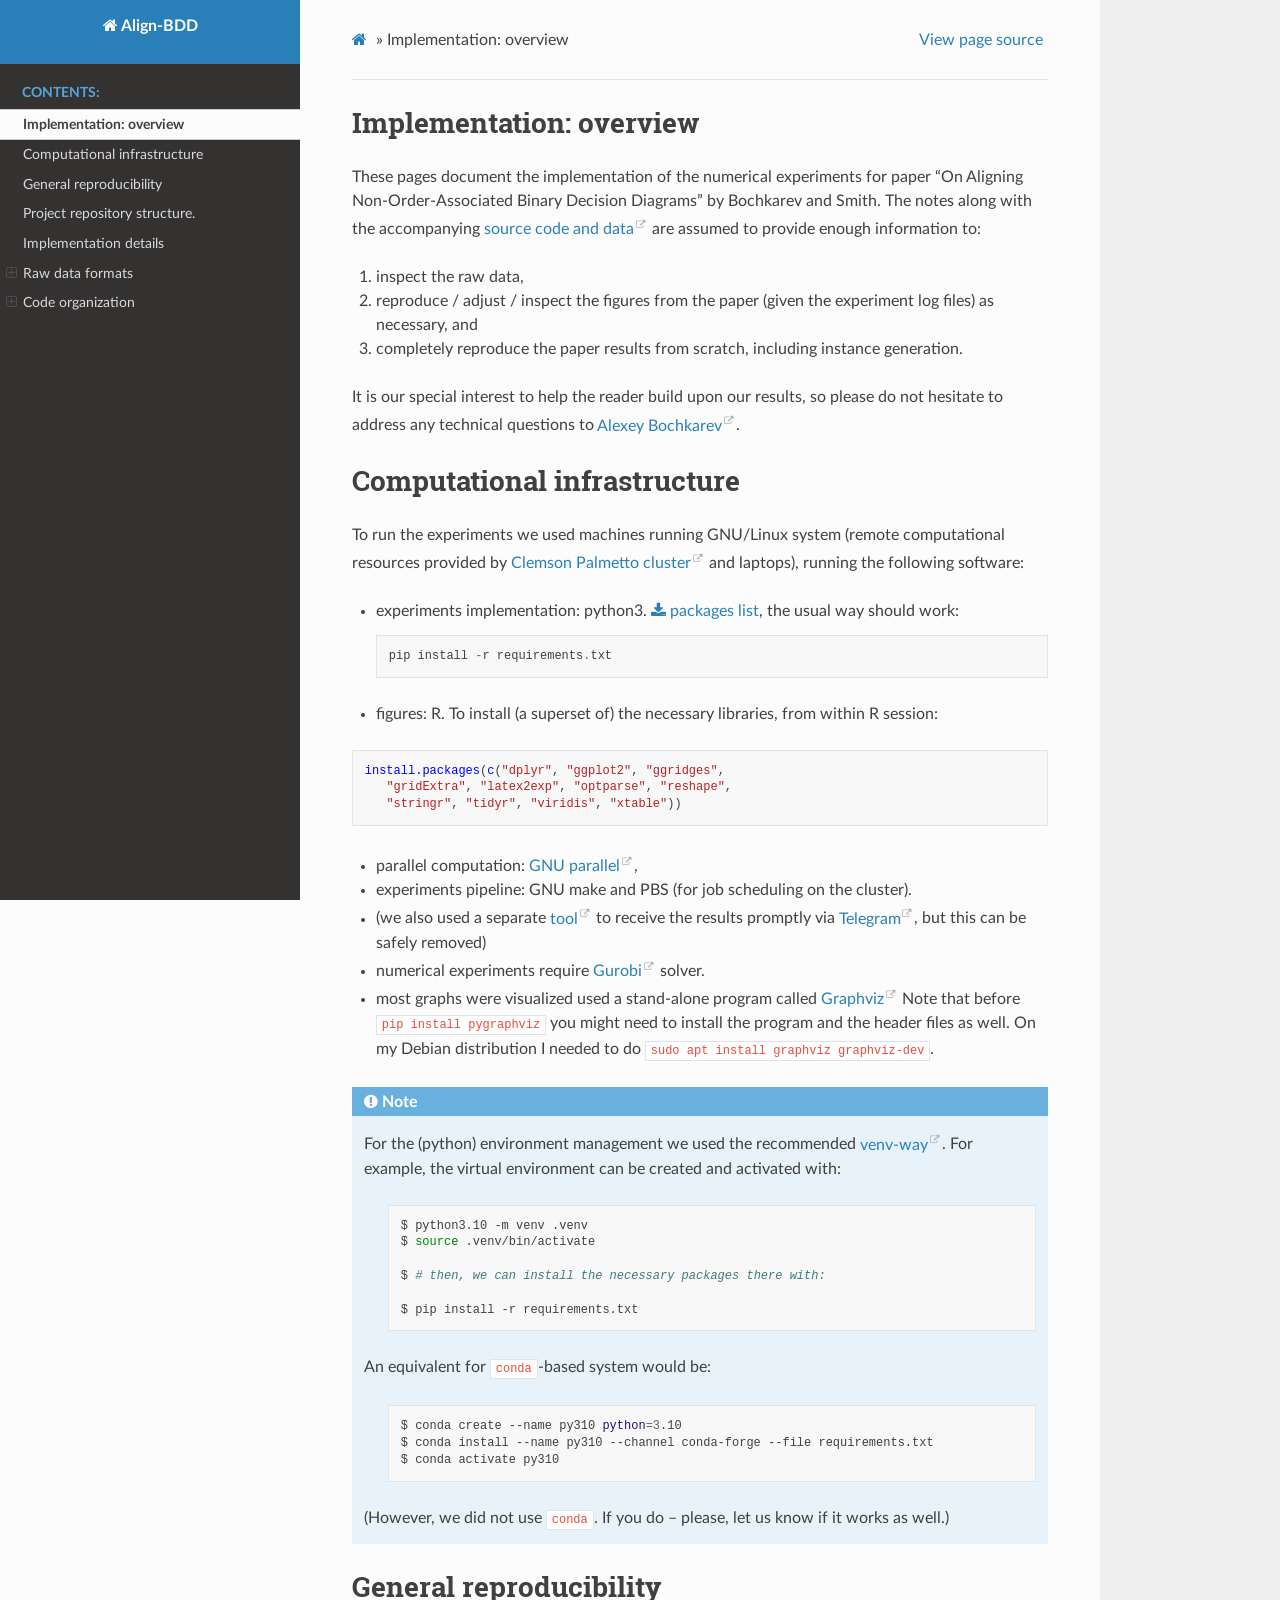
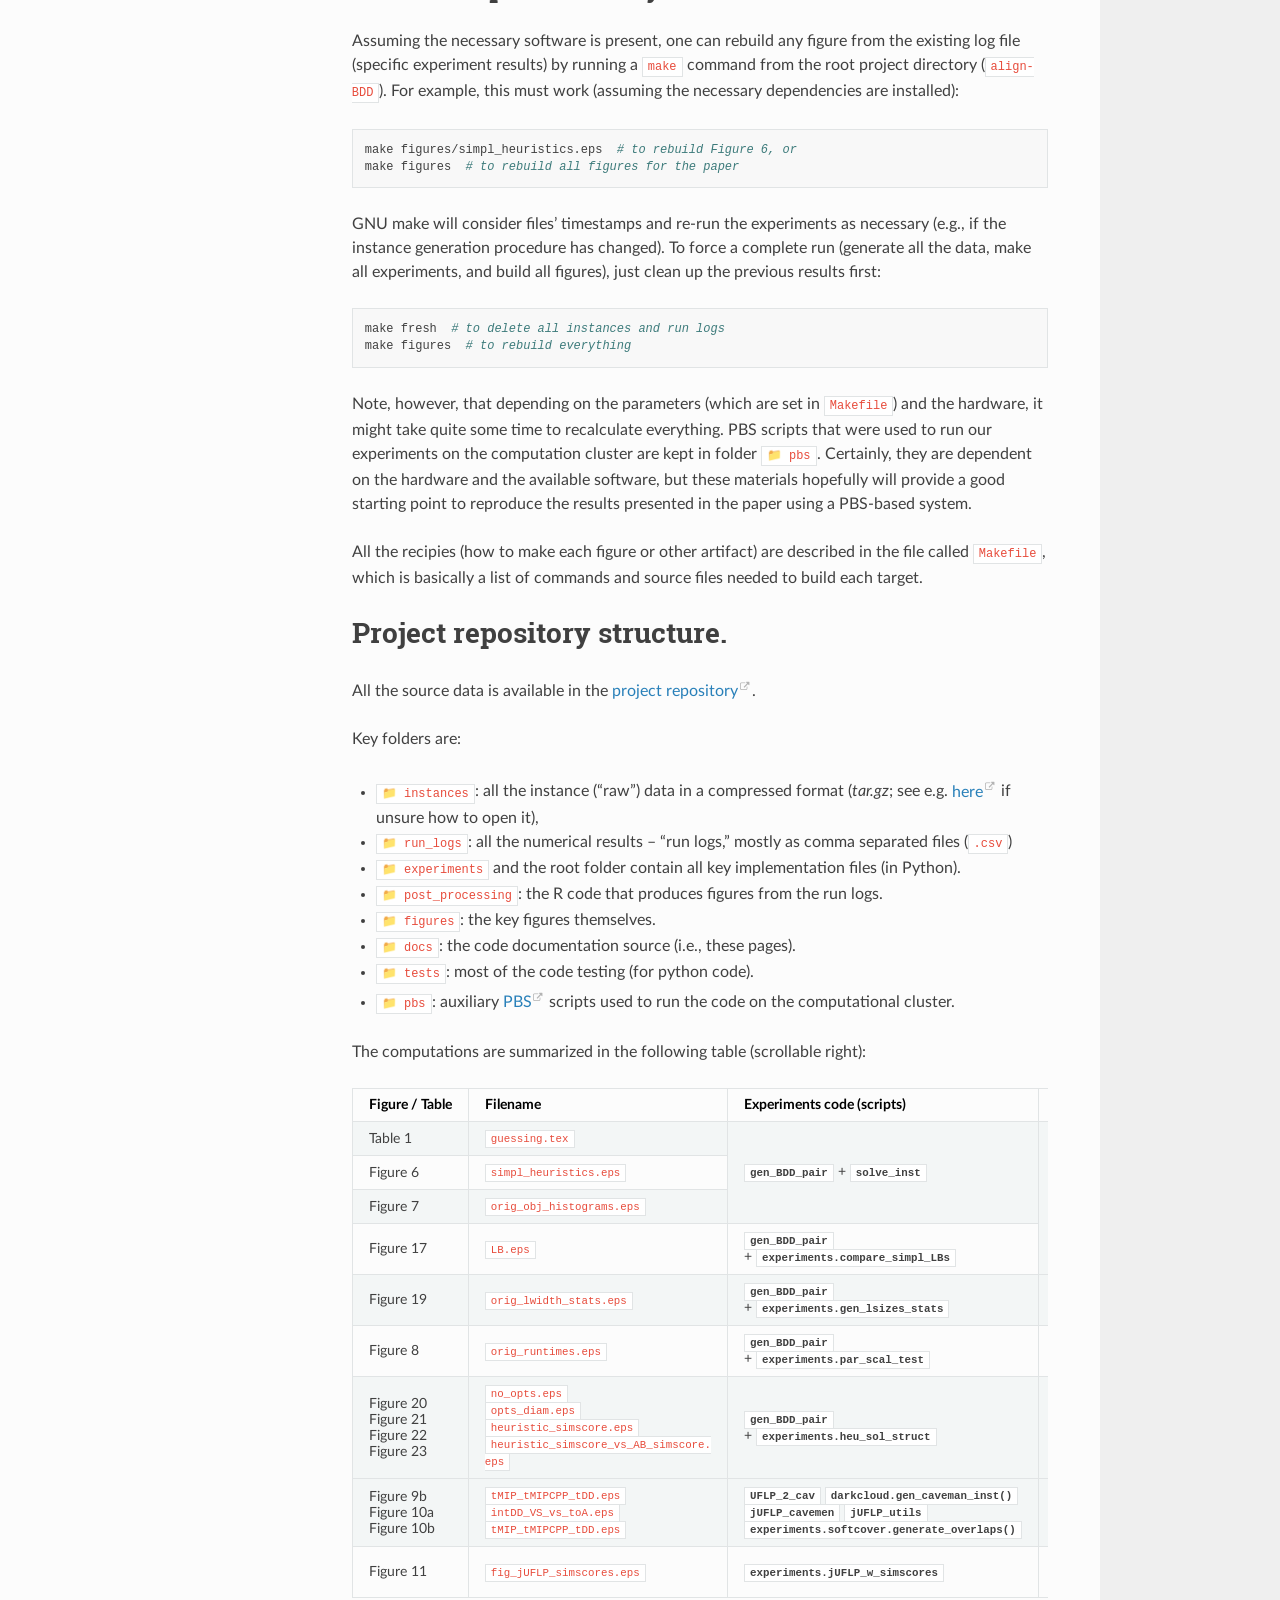
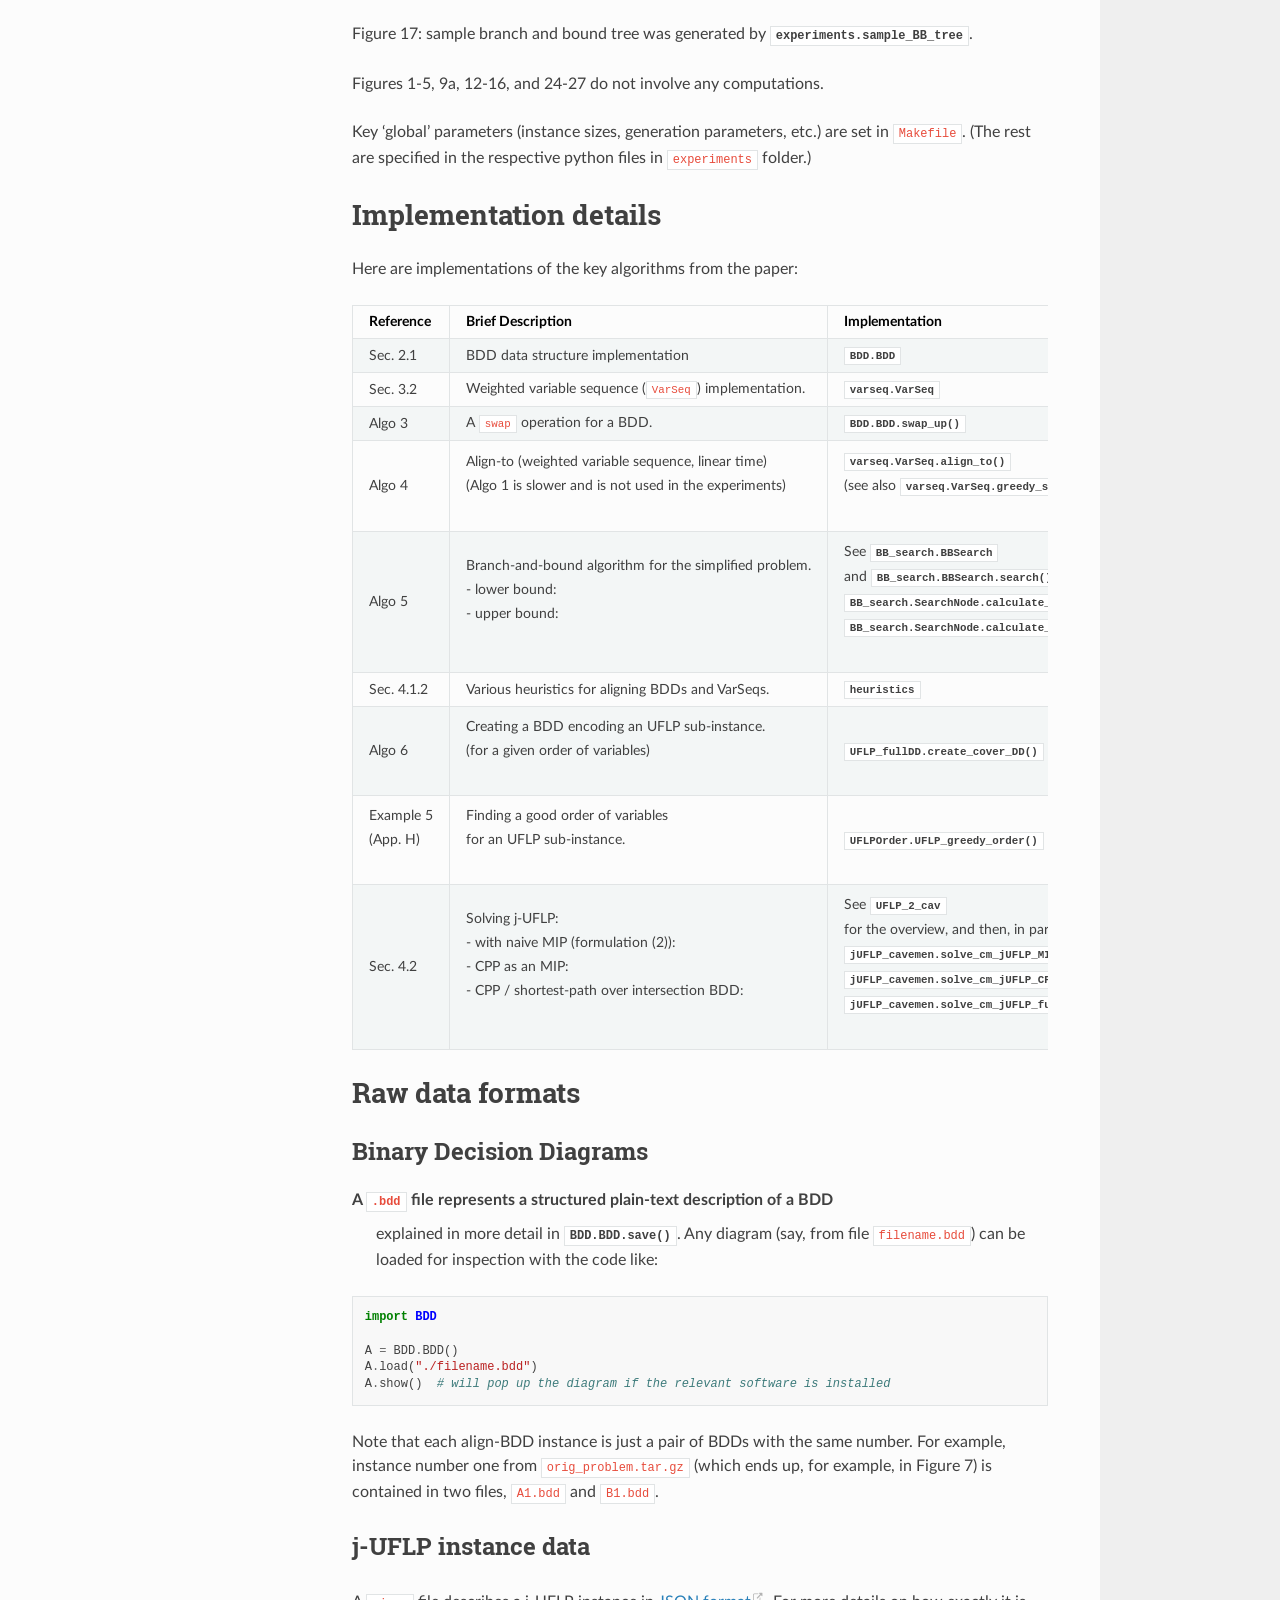
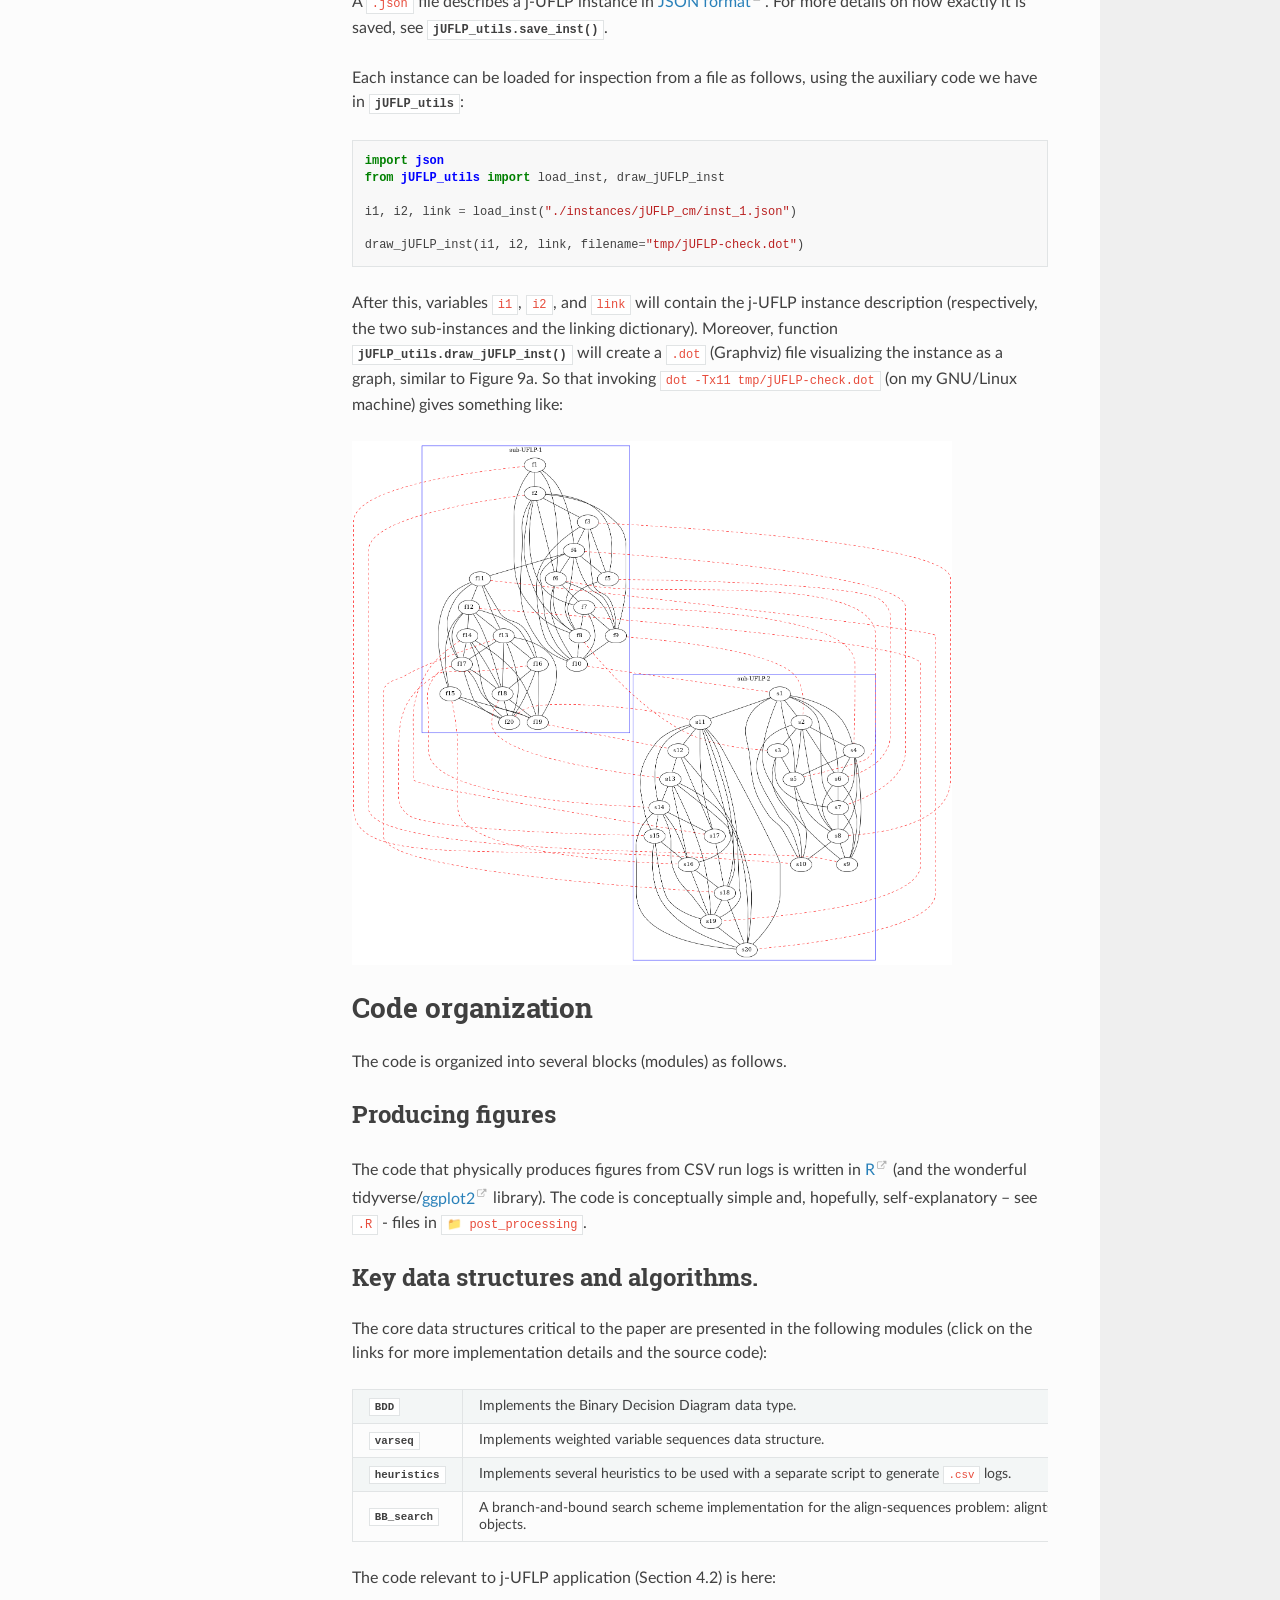
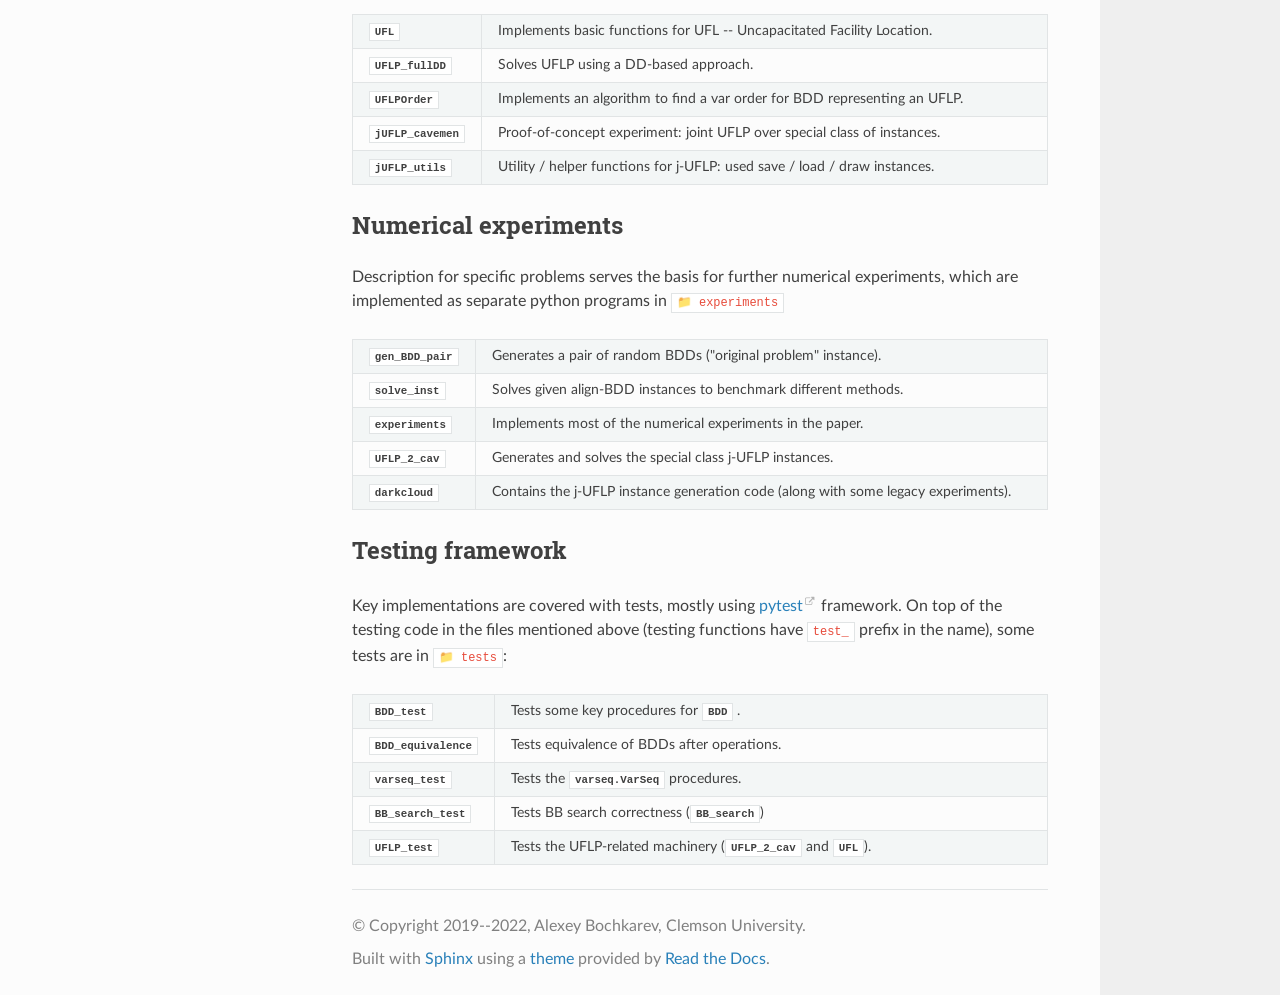
<file: content/research/align-BDD/code-docs/overview.html>
<!DOCTYPE html>
<html class="writer-html5" lang="en" >
<head>
  <meta charset="utf-8" /><meta name="generator" content="Docutils 0.17.1: http://docutils.sourceforge.net/" />

  <meta name="viewport" content="width=device-width, initial-scale=1.0" />
  <title>Implementation: overview &mdash; Align-BDD  documentation</title>
      <link rel="stylesheet" href="_static/pygments.css" type="text/css" />
      <link rel="stylesheet" href="_static/css/theme.css" type="text/css" />
      <link rel="stylesheet" href="_static/autoclasstoc.css" type="text/css" />
  <!--[if lt IE 9]>
    <script src="_static/js/html5shiv.min.js"></script>
  <![endif]-->
  
        <script data-url_root="./" id="documentation_options" src="_static/documentation_options.js"></script>
        <script src="_static/jquery.js"></script>
        <script src="_static/underscore.js"></script>
        <script src="_static/_sphinx_javascript_frameworks_compat.js"></script>
        <script src="_static/doctools.js"></script>
    <script src="_static/js/theme.js"></script>
    <link rel="index" title="Index" href="genindex.html" />
    <link rel="search" title="Search" href="search.html" />
    <link rel="next" title="BDD" href="_autosummary/BDD.html" />
    <link rel="prev" title="Implementation details for Align-BDD project" href="index.html" /> 
</head>

<body class="wy-body-for-nav"> 
  <div class="wy-grid-for-nav">
    <nav data-toggle="wy-nav-shift" class="wy-nav-side">
      <div class="wy-side-scroll">
        <div class="wy-side-nav-search" >
            <a href="index.html" class="icon icon-home"> Align-BDD
          </a>
        </div><div class="wy-menu wy-menu-vertical" data-spy="affix" role="navigation" aria-label="Navigation menu">
              <p class="caption" role="heading"><span class="caption-text">Contents:</span></p>
<ul class="current">
<li class="toctree-l1 current"><a class="current reference internal" href="#">Implementation: overview</a></li>
<li class="toctree-l1"><a class="reference internal" href="#computational-infrastructure">Computational infrastructure</a></li>
<li class="toctree-l1"><a class="reference internal" href="#general-reproducibility">General reproducibility</a></li>
<li class="toctree-l1"><a class="reference internal" href="#project-repository-structure">Project repository structure.</a></li>
<li class="toctree-l1"><a class="reference internal" href="#implementation-details">Implementation details</a></li>
<li class="toctree-l1"><a class="reference internal" href="#raw-data-formats">Raw data formats</a><ul>
<li class="toctree-l2"><a class="reference internal" href="#binary-decision-diagrams">Binary Decision Diagrams</a></li>
<li class="toctree-l2"><a class="reference internal" href="#j-uflp-instance-data">j-UFLP instance data</a></li>
</ul>
</li>
<li class="toctree-l1"><a class="reference internal" href="#code-organization">Code organization</a><ul>
<li class="toctree-l2"><a class="reference internal" href="#producing-figures">Producing figures</a></li>
<li class="toctree-l2"><a class="reference internal" href="#key-data-structures-and-algorithms">Key data structures and algorithms.</a><ul>
<li class="toctree-l3"><a class="reference internal" href="_autosummary/BDD.html">BDD</a></li>
<li class="toctree-l3"><a class="reference internal" href="_autosummary/varseq.html">varseq</a></li>
<li class="toctree-l3"><a class="reference internal" href="_autosummary/heuristics.html">heuristics</a></li>
<li class="toctree-l3"><a class="reference internal" href="_autosummary/BB_search.html">BB_search</a></li>
<li class="toctree-l3"><a class="reference internal" href="_autosummary/UFL.html">UFL</a></li>
<li class="toctree-l3"><a class="reference internal" href="_autosummary/UFLP_fullDD.html">UFLP_fullDD</a></li>
<li class="toctree-l3"><a class="reference internal" href="_autosummary/UFLPOrder.html">UFLPOrder</a></li>
<li class="toctree-l3"><a class="reference internal" href="_autosummary/jUFLP_cavemen.html">jUFLP_cavemen</a></li>
<li class="toctree-l3"><a class="reference internal" href="_autosummary/jUFLP_utils.html">jUFLP_utils</a></li>
</ul>
</li>
<li class="toctree-l2"><a class="reference internal" href="#numerical-experiments">Numerical experiments</a><ul>
<li class="toctree-l3"><a class="reference internal" href="_autosummary/gen_BDD_pair.html">gen_BDD_pair</a></li>
<li class="toctree-l3"><a class="reference internal" href="_autosummary/solve_inst.html">solve_inst</a></li>
<li class="toctree-l3"><a class="reference internal" href="_autosummary/experiments.html">experiments</a></li>
<li class="toctree-l3"><a class="reference internal" href="_autosummary/UFLP_2_cav.html">UFLP_2_cav</a></li>
<li class="toctree-l3"><a class="reference internal" href="_autosummary/darkcloud.html">darkcloud</a></li>
</ul>
</li>
<li class="toctree-l2"><a class="reference internal" href="#testing-framework">Testing framework</a><ul>
<li class="toctree-l3"><a class="reference internal" href="_autosummary/BDD_test.html">BDD_test</a></li>
<li class="toctree-l3"><a class="reference internal" href="_autosummary/BDD_equivalence.html">BDD_equivalence</a></li>
<li class="toctree-l3"><a class="reference internal" href="_autosummary/varseq_test.html">varseq_test</a></li>
<li class="toctree-l3"><a class="reference internal" href="_autosummary/BB_search_test.html">BB_search_test</a></li>
<li class="toctree-l3"><a class="reference internal" href="_autosummary/UFLP_test.html">UFLP_test</a></li>
</ul>
</li>
</ul>
</li>
</ul>

        </div>
      </div>
    </nav>

    <section data-toggle="wy-nav-shift" class="wy-nav-content-wrap"><nav class="wy-nav-top" aria-label="Mobile navigation menu" >
          <i data-toggle="wy-nav-top" class="fa fa-bars"></i>
          <a href="index.html">Align-BDD</a>
      </nav>

      <div class="wy-nav-content">
        <div class="rst-content style-external-links">
          <div role="navigation" aria-label="Page navigation">
  <ul class="wy-breadcrumbs">
      <li><a href="index.html" class="icon icon-home"></a> &raquo;</li>
      <li>Implementation: overview</li>
      <li class="wy-breadcrumbs-aside">
            <a href="_sources/overview.rst.txt" rel="nofollow"> View page source</a>
      </li>
  </ul>
  <hr/>
</div>
          <div role="main" class="document" itemscope="itemscope" itemtype="http://schema.org/Article">
           <div itemprop="articleBody">
             
  <section id="implementation-overview">
<h1>Implementation: overview<a class="headerlink" href="#implementation-overview" title="Permalink to this heading"></a></h1>
<p>These pages document the implementation of the numerical experiments for paper
“On Aligning Non-Order-Associated Binary Decision Diagrams” by Bochkarev and
Smith. The notes along with the accompanying <a class="reference external" href="https://github.com/alex-bochkarev/align-BDD">source code and
data</a> are assumed to provide
enough information to:</p>
<ol class="arabic simple">
<li><p>inspect the raw data,</p></li>
<li><p>reproduce / adjust / inspect the figures from the paper (given the experiment log files) as necessary, and</p></li>
<li><p>completely reproduce the paper results from scratch, including instance generation.</p></li>
</ol>
<p>It is our special interest to help the reader build upon our results, so please
do not hesitate to address any technical questions to <a class="reference external" href="https://www.bochkarev.io/contact">Alexey
Bochkarev</a>.</p>
</section>
<section id="computational-infrastructure">
<h1>Computational infrastructure<a class="headerlink" href="#computational-infrastructure" title="Permalink to this heading"></a></h1>
<p>To run the experiments we used machines running GNU/Linux system (remote
computational resources provided by <a class="reference external" href="https://www.palmetto.clemson.edu/palmetto/about/">Clemson Palmetto cluster</a> and laptops), running the
following software:</p>
<ul>
<li><p>experiments implementation: python3. <a class="reference download internal" download="" href="_downloads/b4ef698db8ca845e5845c4618278f29a/requirements.txt"><code class="xref download docutils literal notranslate"><span class="pre">packages</span> <span class="pre">list</span></code></a>, the usual way should work:</p>
<div class="highlight-default notranslate"><div class="highlight"><pre><span></span><span class="n">pip</span> <span class="n">install</span> <span class="o">-</span><span class="n">r</span> <span class="n">requirements</span><span class="o">.</span><span class="n">txt</span>
</pre></div>
</div>
</li>
<li><p>figures: R. To install (a superset of) the necessary libraries, from within R session:</p></li>
</ul>
<div class="highlight-R notranslate"><div class="highlight"><pre><span></span><span class="nf">install.packages</span><span class="p">(</span><span class="nf">c</span><span class="p">(</span><span class="s">&quot;dplyr&quot;</span><span class="p">,</span> <span class="s">&quot;ggplot2&quot;</span><span class="p">,</span> <span class="s">&quot;ggridges&quot;</span><span class="p">,</span>
   <span class="s">&quot;gridExtra&quot;</span><span class="p">,</span> <span class="s">&quot;latex2exp&quot;</span><span class="p">,</span> <span class="s">&quot;optparse&quot;</span><span class="p">,</span> <span class="s">&quot;reshape&quot;</span><span class="p">,</span>
   <span class="s">&quot;stringr&quot;</span><span class="p">,</span> <span class="s">&quot;tidyr&quot;</span><span class="p">,</span> <span class="s">&quot;viridis&quot;</span><span class="p">,</span> <span class="s">&quot;xtable&quot;</span><span class="p">))</span>
</pre></div>
</div>
<ul class="simple">
<li><p>parallel computation: <a class="reference external" href="https://www.gnu.org/software/parallel/">GNU parallel</a>,</p></li>
<li><p>experiments pipeline: GNU make and PBS (for job scheduling on the cluster).</p></li>
<li><p>(we also used a separate <a class="reference external" href="https://github.com/alex-bochkarev/tgs-curl">tool</a> to receive the results promptly via <a class="reference external" href="https://telegram.org">Telegram</a>, but this can be safely removed)</p></li>
<li><p>numerical experiments require <a class="reference external" href="https://www.gurobi.com">Gurobi</a> solver.</p></li>
<li><p>most graphs were visualized used a stand-alone program called <a class="reference external" href="https://graphviz.org/">Graphviz</a>
Note that before <code class="docutils literal notranslate"><span class="pre">pip</span> <span class="pre">install</span> <span class="pre">pygraphviz</span></code> you might need to install the program
and the header files as well. On my Debian distribution I needed to do
<code class="docutils literal notranslate"><span class="pre">sudo</span> <span class="pre">apt</span> <span class="pre">install</span> <span class="pre">graphviz</span> <span class="pre">graphviz-dev</span></code>.</p></li>
</ul>
<div class="admonition note">
<p class="admonition-title">Note</p>
<p>For the (python) environment management we used the recommended
<a class="reference external" href="https://docs.python.org/3/library/venv.html">venv-way</a>. For example, the
virtual environment can be created and activated with:</p>
<blockquote>
<div><div class="highlight-bash notranslate"><div class="highlight"><pre><span></span>$ python3.10 -m venv .venv
$ <span class="nb">source</span> .venv/bin/activate

$ <span class="c1"># then, we can install the necessary packages there with:</span>

$ pip install -r requirements.txt
</pre></div>
</div>
</div></blockquote>
<p>An equivalent for <code class="docutils literal notranslate"><span class="pre">conda</span></code>-based system would be:</p>
<blockquote>
<div><div class="highlight-bash notranslate"><div class="highlight"><pre><span></span>$ conda create --name py310 <span class="nv">python</span><span class="o">=</span><span class="m">3</span>.10
$ conda install --name py310 --channel conda-forge --file requirements.txt
$ conda activate py310
</pre></div>
</div>
</div></blockquote>
<p>(However, we did not use <code class="docutils literal notranslate"><span class="pre">conda</span></code>. If you do – please, let us know if it works as well.)</p>
</div>
</section>
<section id="general-reproducibility">
<h1>General reproducibility<a class="headerlink" href="#general-reproducibility" title="Permalink to this heading"></a></h1>
<p>Assuming the necessary software is present, one can rebuild any figure from the
existing log file (specific experiment results) by running a <code class="docutils literal notranslate"><span class="pre">make</span></code> command
from the root project directory (<code class="docutils literal notranslate"><span class="pre">align-BDD</span></code>). For example, this
must work (assuming the necessary dependencies are installed):</p>
<div class="highlight-bash notranslate"><div class="highlight"><pre><span></span>make figures/simpl_heuristics.eps  <span class="c1"># to rebuild Figure 6, or</span>
make figures  <span class="c1"># to rebuild all figures for the paper</span>
</pre></div>
</div>
<p>GNU make will consider files’ timestamps and re-run the
experiments as necessary (e.g., if the instance generation procedure has
changed). To force a complete run (generate all the data, make all experiments,
and build all figures), just clean up the previous results first:</p>
<div class="highlight-bash notranslate"><div class="highlight"><pre><span></span>make fresh  <span class="c1"># to delete all instances and run logs</span>
make figures  <span class="c1"># to rebuild everything</span>
</pre></div>
</div>
<p>Note, however, that depending on the parameters (which are set in <code class="docutils literal notranslate"><span class="pre">Makefile</span></code>)
and the hardware, it might take quite some time to recalculate everything. PBS
scripts that were used to run our experiments on the computation cluster are
kept in folder <code class="docutils literal notranslate"><span class="pre">📁</span> <span class="pre">pbs</span></code>. Certainly, they are dependent on the hardware and the
available software, but these materials hopefully will provide a good starting
point to reproduce the results presented in the paper using a PBS-based system.</p>
<p>All the recipies (how to make each figure or other artifact) are described in
the file called <code class="docutils literal notranslate"><span class="pre">Makefile</span></code>, which is basically a list of commands and source
files needed to build each target.</p>
</section>
<section id="project-repository-structure">
<h1>Project repository structure.<a class="headerlink" href="#project-repository-structure" title="Permalink to this heading"></a></h1>
<p>All the source data is available in the <a class="reference external" href="https://github.com/alex-bochkarev/align-BDD">project repository</a>.</p>
<p>Key folders are:</p>
<ul class="simple">
<li><p><code class="docutils literal notranslate"><span class="pre">📁</span> <span class="pre">instances</span></code>: all the instance (“raw”) data in a compressed format (<cite>tar.gz</cite>; see e.g. <a class="reference external" href="https://www.howtogeek.com/362203/what-is-a-tar.gz-file-and-how-do-i-open-it/">here</a> if unsure how to open it),</p></li>
<li><p><code class="docutils literal notranslate"><span class="pre">📁</span> <span class="pre">run_logs</span></code>: all the numerical results – “run logs,” mostly as comma separated files (<code class="docutils literal notranslate"><span class="pre">.csv</span></code>)</p></li>
<li><p><code class="docutils literal notranslate"><span class="pre">📁</span> <span class="pre">experiments</span></code> and the root folder contain all key implementation files (in Python).</p></li>
<li><p><code class="docutils literal notranslate"><span class="pre">📁</span> <span class="pre">post_processing</span></code>: the R code that produces figures from the run logs.</p></li>
<li><p><code class="docutils literal notranslate"><span class="pre">📁</span> <span class="pre">figures</span></code>: the key figures themselves.</p></li>
<li><p><code class="docutils literal notranslate"><span class="pre">📁</span> <span class="pre">docs</span></code>: the code documentation source (i.e., these pages).</p></li>
<li><p><code class="docutils literal notranslate"><span class="pre">📁</span> <span class="pre">tests</span></code>: most of the code testing (for python code).</p></li>
<li><p><code class="docutils literal notranslate"><span class="pre">📁</span> <span class="pre">pbs</span></code>: auxiliary <a class="reference external" href="https://en.wikipedia.org/wiki/Portable_Batch_System">PBS</a> scripts used to run the code on the computational cluster.</p></li>
</ul>
<p>The computations are summarized in the following table (scrollable right):</p>
<table class="docutils align-default">
<colgroup>
<col style="width: 7%" />
<col style="width: 19%" />
<col style="width: 28%" />
<col style="width: 14%" />
<col style="width: 3%" />
<col style="width: 15%" />
<col style="width: 15%" />
</colgroup>
<thead>
<tr class="row-odd"><th class="head"><p>Figure / Table</p></th>
<th class="head"><p>Filename</p></th>
<th class="head"><p>Experiments code (scripts)</p></th>
<th class="head"><p>Raw instances</p></th>
<th class="head"><p>Format</p></th>
<th class="head"><p>Experiment run log</p></th>
<th class="head"><p>Plotting code</p></th>
</tr>
</thead>
<tbody>
<tr class="row-even"><td><p>Table 1</p></td>
<td><p><code class="docutils literal notranslate"><span class="pre">guessing.tex</span></code></p></td>
<td rowspan="3"><p><a class="reference internal" href="_autosummary/gen_BDD_pair.html#module-gen_BDD_pair" title="gen_BDD_pair"><code class="xref py py-mod docutils literal notranslate"><span class="pre">gen_BDD_pair</span></code></a> + <a class="reference internal" href="_autosummary/solve_inst.html#module-solve_inst" title="solve_inst"><code class="xref py py-mod docutils literal notranslate"><span class="pre">solve_inst</span></code></a></p></td>
<td rowspan="4"><p><code class="docutils literal notranslate"><span class="pre">orig_problem.tar.gz</span></code></p></td>
<td rowspan="10"><p>BDD</p></td>
<td rowspan="3"><p><code class="docutils literal notranslate"><span class="pre">main_rnd_run.csv</span></code></p></td>
<td><p><code class="docutils literal notranslate"><span class="pre">tab_guessing.R</span></code></p></td>
</tr>
<tr class="row-odd"><td><p>Figure 6</p></td>
<td><p><code class="docutils literal notranslate"><span class="pre">simpl_heuristics.eps</span></code></p></td>
<td><p><code class="docutils literal notranslate"><span class="pre">fig_simpl_heuristics.R</span></code></p></td>
</tr>
<tr class="row-even"><td><p>Figure 7</p></td>
<td><p><code class="docutils literal notranslate"><span class="pre">orig_obj_histograms.eps</span></code></p></td>
<td><p><code class="docutils literal notranslate"><span class="pre">fig_obj_hist.R</span></code></p></td>
</tr>
<tr class="row-odd"><td><p>Figure 17</p></td>
<td><p><code class="docutils literal notranslate"><span class="pre">LB.eps</span></code></p></td>
<td><p><a class="reference internal" href="_autosummary/gen_BDD_pair.html#module-gen_BDD_pair" title="gen_BDD_pair"><code class="xref py py-mod docutils literal notranslate"><span class="pre">gen_BDD_pair</span></code></a> + <a class="reference internal" href="_autosummary/experiments.compare_simpl_LBs.html#module-experiments.compare_simpl_LBs" title="experiments.compare_simpl_LBs"><code class="xref py py-mod docutils literal notranslate"><span class="pre">experiments.compare_simpl_LBs</span></code></a></p></td>
<td><p><code class="docutils literal notranslate"><span class="pre">simpl_LB.csv</span></code></p></td>
<td><p><code class="docutils literal notranslate"><span class="pre">fig_LBs.R</span></code></p></td>
</tr>
<tr class="row-even"><td><p>Figure 19</p></td>
<td><p><code class="docutils literal notranslate"><span class="pre">orig_lwidth_stats.eps</span></code></p></td>
<td><p><a class="reference internal" href="_autosummary/gen_BDD_pair.html#module-gen_BDD_pair" title="gen_BDD_pair"><code class="xref py py-mod docutils literal notranslate"><span class="pre">gen_BDD_pair</span></code></a> + <a class="reference internal" href="_autosummary/experiments.gen_lsizes_stats.html#module-experiments.gen_lsizes_stats" title="experiments.gen_lsizes_stats"><code class="xref py py-mod docutils literal notranslate"><span class="pre">experiments.gen_lsizes_stats</span></code></a></p></td>
<td><p><code class="docutils literal notranslate"><span class="pre">orig_stats.tar.gz</span></code></p></td>
<td><p><code class="docutils literal notranslate"><span class="pre">lwidths.csv</span></code></p></td>
<td><p><code class="docutils literal notranslate"><span class="pre">fig_summary.R</span></code></p></td>
</tr>
<tr class="row-odd"><td><p>Figure 8</p></td>
<td><p><code class="docutils literal notranslate"><span class="pre">orig_runtimes.eps</span></code></p></td>
<td><p><a class="reference internal" href="_autosummary/gen_BDD_pair.html#module-gen_BDD_pair" title="gen_BDD_pair"><code class="xref py py-mod docutils literal notranslate"><span class="pre">gen_BDD_pair</span></code></a> + <a class="reference internal" href="_autosummary/experiments.par_scal_test.html#module-experiments.par_scal_test" title="experiments.par_scal_test"><code class="xref py py-mod docutils literal notranslate"><span class="pre">experiments.par_scal_test</span></code></a></p></td>
<td><p><code class="docutils literal notranslate"><span class="pre">orig_scal.tar.gz</span></code></p></td>
<td><p><code class="docutils literal notranslate"><span class="pre">orig_scal.csv</span></code></p></td>
<td><p><code class="docutils literal notranslate"><span class="pre">fig_scal.R</span></code></p></td>
</tr>
<tr class="row-even"><td rowspan="4"><p>Figure 20</p>
<p>Figure 21</p>
<p>Figure 22</p>
<p>Figure 23</p>
</td>
<td rowspan="4"><p><code class="docutils literal notranslate"><span class="pre">no_opts.eps</span></code></p>
<p><code class="docutils literal notranslate"><span class="pre">opts_diam.eps</span></code></p>
<p><code class="docutils literal notranslate"><span class="pre">heuristic_simscore.eps</span></code></p>
<p><code class="docutils literal notranslate"><span class="pre">heuristic_simscore_vs_AB_simscore.</span> <span class="pre">eps</span></code></p>
</td>
<td rowspan="4"><p><a class="reference internal" href="_autosummary/gen_BDD_pair.html#module-gen_BDD_pair" title="gen_BDD_pair"><code class="xref py py-mod docutils literal notranslate"><span class="pre">gen_BDD_pair</span></code></a> + <a class="reference internal" href="_autosummary/experiments.heu_sol_struct.html#module-experiments.heu_sol_struct" title="experiments.heu_sol_struct"><code class="xref py py-mod docutils literal notranslate"><span class="pre">experiments.heu_sol_struct</span></code></a></p></td>
<td rowspan="4"><p><code class="docutils literal notranslate"><span class="pre">heu_sol_struct.tar.gz</span></code></p></td>
<td rowspan="4"><p><code class="docutils literal notranslate"><span class="pre">simpl_sol_struct.csv</span></code></p></td>
<td rowspan="4"><p><code class="docutils literal notranslate"><span class="pre">fig_simpl_opt_struct.R</span></code></p></td>
</tr>
<tr class="row-odd"></tr>
<tr class="row-even"></tr>
<tr class="row-odd"></tr>
<tr class="row-even"><td rowspan="3"><p>Figure 9b</p>
<p>Figure 10a</p>
<p>Figure 10b</p>
</td>
<td rowspan="3"><p><code class="docutils literal notranslate"><span class="pre">tMIP_tMIPCPP_tDD.eps</span></code></p>
<p><code class="docutils literal notranslate"><span class="pre">intDD_VS_vs_toA.eps</span></code></p>
<p><code class="docutils literal notranslate"><span class="pre">tMIP_tMIPCPP_tDD.eps</span></code></p>
</td>
<td rowspan="3"><p><a class="reference internal" href="_autosummary/UFLP_2_cav.html#module-UFLP_2_cav" title="UFLP_2_cav"><code class="xref py py-mod docutils literal notranslate"><span class="pre">UFLP_2_cav</span></code></a>  <a class="reference internal" href="_autosummary/darkcloud.html#darkcloud.gen_caveman_inst" title="darkcloud.gen_caveman_inst"><code class="xref py py-func docutils literal notranslate"><span class="pre">darkcloud.gen_caveman_inst()</span></code></a></p>
<p><a class="reference internal" href="_autosummary/jUFLP_cavemen.html#module-jUFLP_cavemen" title="jUFLP_cavemen"><code class="xref py py-mod docutils literal notranslate"><span class="pre">jUFLP_cavemen</span></code></a>  <a class="reference internal" href="_autosummary/jUFLP_utils.html#module-jUFLP_utils" title="jUFLP_utils"><code class="xref py py-mod docutils literal notranslate"><span class="pre">jUFLP_utils</span></code></a></p>
<p><a class="reference internal" href="_autosummary/experiments.softcover.html#experiments.softcover.generate_overlaps" title="experiments.softcover.generate_overlaps"><code class="xref py py-func docutils literal notranslate"><span class="pre">experiments.softcover.generate_overlaps()</span></code></a></p>
</td>
<td rowspan="3"><p><code class="docutils literal notranslate"><span class="pre">jUFLP.tar.gz</span></code></p></td>
<td rowspan="3"><p>json</p></td>
<td rowspan="3"><p><code class="docutils literal notranslate"><span class="pre">2022-07-19_jUFLP.csv</span></code></p></td>
<td rowspan="3"><p><code class="docutils literal notranslate"><span class="pre">fig_DDvsMIP.R</span></code></p></td>
</tr>
<tr class="row-odd"></tr>
<tr class="row-even"></tr>
<tr class="row-odd"><td><p>Figure 11</p></td>
<td><p><code class="docutils literal notranslate"><span class="pre">fig_jUFLP_simscores.eps</span></code></p></td>
<td><p><a class="reference internal" href="_autosummary/experiments.jUFLP_w_simscores.html#module-experiments.jUFLP_w_simscores" title="experiments.jUFLP_w_simscores"><code class="xref py py-mod docutils literal notranslate"><span class="pre">experiments.jUFLP_w_simscores</span></code></a></p></td>
<td><p><code class="docutils literal notranslate"><span class="pre">jUFLP_ss.tar.gz</span></code></p></td>
<td><p>json</p></td>
<td><p><code class="docutils literal notranslate"><span class="pre">2022-12-06_jUFLP_simscores.csv</span></code></p></td>
<td><p><code class="docutils literal notranslate"><span class="pre">jUFLP_simscores.R</span></code></p></td>
</tr>
</tbody>
</table>
<p>Figure 17: sample branch and bound tree was generated by <a class="reference internal" href="_autosummary/experiments.sample_BB_tree.html#module-experiments.sample_BB_tree" title="experiments.sample_BB_tree"><code class="xref py py-mod docutils literal notranslate"><span class="pre">experiments.sample_BB_tree</span></code></a>.</p>
<p>Figures 1-5, 9a, 12-16, and 24-27 do not involve any computations.</p>
<p>Key ‘global’ parameters (instance sizes, generation parameters, etc.) are set in <code class="docutils literal notranslate"><span class="pre">Makefile</span></code>. (The rest are specified in the respective python files in <code class="docutils literal notranslate"><span class="pre">experiments</span></code> folder.)</p>
</section>
<section id="implementation-details">
<h1>Implementation details<a class="headerlink" href="#implementation-details" title="Permalink to this heading"></a></h1>
<p>Here are implementations of the key algorithms from the paper:</p>
<table class="docutils align-default">
<colgroup>
<col style="width: 9%" />
<col style="width: 39%" />
<col style="width: 52%" />
</colgroup>
<thead>
<tr class="row-odd"><th class="head"><p>Reference</p></th>
<th class="head"><p>Brief Description</p></th>
<th class="head"><p>Implementation</p></th>
</tr>
</thead>
<tbody>
<tr class="row-even"><td><p>Sec. 2.1</p></td>
<td><p>BDD data structure implementation</p></td>
<td><p><a class="reference internal" href="_autosummary/BDD.html#BDD.BDD" title="BDD.BDD"><code class="xref py py-class docutils literal notranslate"><span class="pre">BDD.BDD</span></code></a></p></td>
</tr>
<tr class="row-odd"><td><p>Sec. 3.2</p></td>
<td><p>Weighted variable sequence (<code class="docutils literal notranslate"><span class="pre">VarSeq</span></code>) implementation.</p></td>
<td><p><a class="reference internal" href="_autosummary/varseq.html#varseq.VarSeq" title="varseq.VarSeq"><code class="xref py py-class docutils literal notranslate"><span class="pre">varseq.VarSeq</span></code></a></p></td>
</tr>
<tr class="row-even"><td><p>Algo 3</p></td>
<td><p>A <code class="docutils literal notranslate"><span class="pre">swap</span></code> operation for a BDD.</p></td>
<td><p><a class="reference internal" href="_autosummary/BDD.html#BDD.BDD.swap_up" title="BDD.BDD.swap_up"><code class="xref py py-func docutils literal notranslate"><span class="pre">BDD.BDD.swap_up()</span></code></a></p></td>
</tr>
<tr class="row-odd"><td><p>Algo 4</p></td>
<td><div class="line-block">
<div class="line">Align-to (weighted variable sequence, linear time)</div>
<div class="line">(Algo 1 is slower and is not used in the experiments)</div>
</div>
</td>
<td><div class="line-block">
<div class="line"><a class="reference internal" href="_autosummary/varseq.html#varseq.VarSeq.align_to" title="varseq.VarSeq.align_to"><code class="xref py py-func docutils literal notranslate"><span class="pre">varseq.VarSeq.align_to()</span></code></a></div>
<div class="line">(see also <a class="reference internal" href="_autosummary/varseq.html#varseq.VarSeq.greedy_sort" title="varseq.VarSeq.greedy_sort"><code class="xref py py-func docutils literal notranslate"><span class="pre">varseq.VarSeq.greedy_sort()</span></code></a>)</div>
</div>
</td>
</tr>
<tr class="row-even"><td><p>Algo 5</p></td>
<td><div class="line-block">
<div class="line">Branch-and-bound algorithm for the simplified problem.</div>
<div class="line">- lower bound:</div>
<div class="line">- upper bound:</div>
</div>
</td>
<td><div class="line-block">
<div class="line">See <a class="reference internal" href="_autosummary/BB_search.html#BB_search.BBSearch" title="BB_search.BBSearch"><code class="xref py py-class docutils literal notranslate"><span class="pre">BB_search.BBSearch</span></code></a> and <a class="reference internal" href="_autosummary/BB_search.html#BB_search.BBSearch.search" title="BB_search.BBSearch.search"><code class="xref py py-func docutils literal notranslate"><span class="pre">BB_search.BBSearch.search()</span></code></a></div>
<div class="line"><a class="reference internal" href="_autosummary/BB_search.html#BB_search.SearchNode.calculate_LB" title="BB_search.SearchNode.calculate_LB"><code class="xref py py-func docutils literal notranslate"><span class="pre">BB_search.SearchNode.calculate_LB()</span></code></a></div>
<div class="line"><a class="reference internal" href="_autosummary/BB_search.html#BB_search.SearchNode.calculate_UB" title="BB_search.SearchNode.calculate_UB"><code class="xref py py-func docutils literal notranslate"><span class="pre">BB_search.SearchNode.calculate_UB()</span></code></a></div>
</div>
</td>
</tr>
<tr class="row-odd"><td><p>Sec. 4.1.2</p></td>
<td><p>Various heuristics for aligning BDDs and VarSeqs.</p></td>
<td><p><a class="reference internal" href="_autosummary/heuristics.html#module-heuristics" title="heuristics"><code class="xref py py-mod docutils literal notranslate"><span class="pre">heuristics</span></code></a></p></td>
</tr>
<tr class="row-even"><td><p>Algo 6</p></td>
<td><div class="line-block">
<div class="line">Creating a BDD encoding an UFLP sub-instance.</div>
<div class="line">(for a given order of variables)</div>
</div>
</td>
<td><p><a class="reference internal" href="_autosummary/UFLP_fullDD.html#UFLP_fullDD.create_cover_DD" title="UFLP_fullDD.create_cover_DD"><code class="xref py py-func docutils literal notranslate"><span class="pre">UFLP_fullDD.create_cover_DD()</span></code></a></p></td>
</tr>
<tr class="row-odd"><td><div class="line-block">
<div class="line">Example 5</div>
<div class="line">(App. H)</div>
</div>
</td>
<td><div class="line-block">
<div class="line">Finding a good order of variables</div>
<div class="line">for an UFLP sub-instance.</div>
</div>
</td>
<td><p><a class="reference internal" href="_autosummary/UFLPOrder.html#UFLPOrder.UFLP_greedy_order" title="UFLPOrder.UFLP_greedy_order"><code class="xref py py-func docutils literal notranslate"><span class="pre">UFLPOrder.UFLP_greedy_order()</span></code></a></p></td>
</tr>
<tr class="row-even"><td><p>Sec. 4.2</p></td>
<td><div class="line-block">
<div class="line">Solving j-UFLP:</div>
<div class="line">- with naive MIP (formulation (2)):</div>
<div class="line">- CPP as an MIP:</div>
<div class="line">- CPP / shortest-path over intersection BDD:</div>
</div>
</td>
<td><div class="line-block">
<div class="line">See <a class="reference internal" href="_autosummary/UFLP_2_cav.html#module-UFLP_2_cav" title="UFLP_2_cav"><code class="xref py py-mod docutils literal notranslate"><span class="pre">UFLP_2_cav</span></code></a> for the overview, and then, in particular:</div>
<div class="line"><a class="reference internal" href="_autosummary/jUFLP_cavemen.html#jUFLP_cavemen.solve_cm_jUFLP_MIP" title="jUFLP_cavemen.solve_cm_jUFLP_MIP"><code class="xref py py-func docutils literal notranslate"><span class="pre">jUFLP_cavemen.solve_cm_jUFLP_MIP()</span></code></a></div>
<div class="line"><a class="reference internal" href="_autosummary/jUFLP_cavemen.html#jUFLP_cavemen.solve_cm_jUFLP_CPPMIP_fullDDs" title="jUFLP_cavemen.solve_cm_jUFLP_CPPMIP_fullDDs"><code class="xref py py-func docutils literal notranslate"><span class="pre">jUFLP_cavemen.solve_cm_jUFLP_CPPMIP_fullDDs()</span></code></a></div>
<div class="line"><a class="reference internal" href="_autosummary/jUFLP_cavemen.html#jUFLP_cavemen.solve_cm_jUFLP_fullDDs" title="jUFLP_cavemen.solve_cm_jUFLP_fullDDs"><code class="xref py py-func docutils literal notranslate"><span class="pre">jUFLP_cavemen.solve_cm_jUFLP_fullDDs()</span></code></a></div>
</div>
</td>
</tr>
</tbody>
</table>
</section>
<section id="raw-data-formats">
<h1>Raw data formats<a class="headerlink" href="#raw-data-formats" title="Permalink to this heading"></a></h1>
<section id="binary-decision-diagrams">
<h2>Binary Decision Diagrams<a class="headerlink" href="#binary-decision-diagrams" title="Permalink to this heading"></a></h2>
<dl class="simple">
<dt>A <code class="docutils literal notranslate"><span class="pre">.bdd</span></code> file represents a structured plain-text description of a BDD</dt><dd><p>explained in more detail in <a class="reference internal" href="_autosummary/BDD.html#BDD.BDD.save" title="BDD.BDD.save"><code class="xref py py-func docutils literal notranslate"><span class="pre">BDD.BDD.save()</span></code></a>. Any diagram (say, from
file <code class="docutils literal notranslate"><span class="pre">filename.bdd</span></code>) can be loaded for inspection with the code like:</p>
</dd>
</dl>
<div class="highlight-python notranslate"><div class="highlight"><pre><span></span><span class="kn">import</span> <span class="nn">BDD</span>

<span class="n">A</span> <span class="o">=</span> <span class="n">BDD</span><span class="o">.</span><span class="n">BDD</span><span class="p">()</span>
<span class="n">A</span><span class="o">.</span><span class="n">load</span><span class="p">(</span><span class="s2">&quot;./filename.bdd&quot;</span><span class="p">)</span>
<span class="n">A</span><span class="o">.</span><span class="n">show</span><span class="p">()</span>  <span class="c1"># will pop up the diagram if the relevant software is installed</span>
</pre></div>
</div>
<p>Note that each align-BDD instance is just a pair of BDDs with the same number.
For example, instance number one from <code class="docutils literal notranslate"><span class="pre">orig_problem.tar.gz</span></code> (which ends up,
for example, in Figure 7) is contained in two files, <code class="docutils literal notranslate"><span class="pre">A1.bdd</span></code> and <code class="docutils literal notranslate"><span class="pre">B1.bdd</span></code>.</p>
</section>
<section id="j-uflp-instance-data">
<h2>j-UFLP instance data<a class="headerlink" href="#j-uflp-instance-data" title="Permalink to this heading"></a></h2>
<p>A <code class="docutils literal notranslate"><span class="pre">.json</span></code> file describes a j-UFLP instance in <a class="reference external" href="https://docs.python.org/3/library/json.html">JSON format</a>.
For more details on how exactly it is saved, see <a class="reference internal" href="_autosummary/jUFLP_utils.html#jUFLP_utils.save_inst" title="jUFLP_utils.save_inst"><code class="xref py py-func docutils literal notranslate"><span class="pre">jUFLP_utils.save_inst()</span></code></a>.</p>
<p>Each instance can be loaded for inspection from a file as follows, using the
auxiliary code we have in <a class="reference internal" href="_autosummary/jUFLP_utils.html#module-jUFLP_utils" title="jUFLP_utils"><code class="xref py py-mod docutils literal notranslate"><span class="pre">jUFLP_utils</span></code></a>:</p>
<div class="highlight-python notranslate"><div class="highlight"><pre><span></span><span class="kn">import</span> <span class="nn">json</span>
<span class="kn">from</span> <span class="nn">jUFLP_utils</span> <span class="kn">import</span> <span class="n">load_inst</span><span class="p">,</span> <span class="n">draw_jUFLP_inst</span>

<span class="n">i1</span><span class="p">,</span> <span class="n">i2</span><span class="p">,</span> <span class="n">link</span> <span class="o">=</span> <span class="n">load_inst</span><span class="p">(</span><span class="s2">&quot;./instances/jUFLP_cm/inst_1.json&quot;</span><span class="p">)</span>

<span class="n">draw_jUFLP_inst</span><span class="p">(</span><span class="n">i1</span><span class="p">,</span> <span class="n">i2</span><span class="p">,</span> <span class="n">link</span><span class="p">,</span> <span class="n">filename</span><span class="o">=</span><span class="s2">&quot;tmp/jUFLP-check.dot&quot;</span><span class="p">)</span>
</pre></div>
</div>
<p>After this, variables <code class="docutils literal notranslate"><span class="pre">i1</span></code>, <code class="docutils literal notranslate"><span class="pre">i2</span></code>, and <code class="docutils literal notranslate"><span class="pre">link</span></code> will contain the j-UFLP
instance description (respectively, the two sub-instances and the linking
dictionary). Moreover, function <a class="reference internal" href="_autosummary/jUFLP_utils.html#jUFLP_utils.draw_jUFLP_inst" title="jUFLP_utils.draw_jUFLP_inst"><code class="xref py py-func docutils literal notranslate"><span class="pre">jUFLP_utils.draw_jUFLP_inst()</span></code></a> will
create a <code class="docutils literal notranslate"><span class="pre">.dot</span></code> (Graphviz) file visualizing the instance as a graph,
similar to Figure 9a. So that invoking <code class="docutils literal notranslate"><span class="pre">dot</span> <span class="pre">-Tx11</span> <span class="pre">tmp/jUFLP-check.dot</span></code>
(on my GNU/Linux machine) gives something like:</p>
<a class="reference internal image-reference" href="_images/jUFLP_sample.png"><img alt="An example of j-UFLP instance (two sub-instances)" src="_images/jUFLP_sample.png" style="width: 600px;" /></a>
</section>
</section>
<section id="code-organization">
<h1>Code organization<a class="headerlink" href="#code-organization" title="Permalink to this heading"></a></h1>
<p>The code is organized into several blocks (modules) as follows.</p>
<section id="producing-figures">
<h2>Producing figures<a class="headerlink" href="#producing-figures" title="Permalink to this heading"></a></h2>
<p>The code that physically produces figures from CSV run logs is written in <a class="reference external" href="https://www.r-project.org/">R</a> (and the wonderful tidyverse/<a class="reference external" href="https://ggplot2.tidyverse.org">ggplot2</a> library). The code is conceptually simple and,
hopefully, self-explanatory – see <code class="docutils literal notranslate"><span class="pre">.R</span></code> - files in <code class="docutils literal notranslate"><span class="pre">📁</span> <span class="pre">post_processing</span></code>.</p>
</section>
<section id="key-data-structures-and-algorithms">
<h2>Key data structures and algorithms.<a class="headerlink" href="#key-data-structures-and-algorithms" title="Permalink to this heading"></a></h2>
<p>The core data structures critical to the paper are presented in the following
modules (click on the links for more implementation details and the source
code):</p>
<table class="autosummary longtable docutils align-default">
<colgroup>
<col style="width: 10%" />
<col style="width: 90%" />
</colgroup>
<tbody>
<tr class="row-odd"><td><p><a class="reference internal" href="_autosummary/BDD.html#module-BDD" title="BDD"><code class="xref py py-obj docutils literal notranslate"><span class="pre">BDD</span></code></a></p></td>
<td><p>Implements the Binary Decision Diagram data type.</p></td>
</tr>
<tr class="row-even"><td><p><a class="reference internal" href="_autosummary/varseq.html#module-varseq" title="varseq"><code class="xref py py-obj docutils literal notranslate"><span class="pre">varseq</span></code></a></p></td>
<td><p>Implements weighted variable sequences data structure.</p></td>
</tr>
<tr class="row-odd"><td><p><a class="reference internal" href="_autosummary/heuristics.html#module-heuristics" title="heuristics"><code class="xref py py-obj docutils literal notranslate"><span class="pre">heuristics</span></code></a></p></td>
<td><p>Implements several heuristics to be used with a separate script to generate <code class="docutils literal notranslate"><span class="pre">.csv</span></code> logs.</p></td>
</tr>
<tr class="row-even"><td><p><a class="reference internal" href="_autosummary/BB_search.html#module-BB_search" title="BB_search"><code class="xref py py-obj docutils literal notranslate"><span class="pre">BB_search</span></code></a></p></td>
<td><p>A branch-and-bound search scheme implementation for the align-sequences problem: alignts two <a class="reference internal" href="_autosummary/varseq.html#varseq.VarSeq" title="varseq.VarSeq"><code class="xref py py-class docutils literal notranslate"><span class="pre">varseq.VarSeq</span></code></a> objects.</p></td>
</tr>
</tbody>
</table>
<p>The code relevant to j-UFLP application (Section 4.2) is here:</p>
<table class="autosummary longtable docutils align-default">
<colgroup>
<col style="width: 10%" />
<col style="width: 90%" />
</colgroup>
<tbody>
<tr class="row-odd"><td><p><a class="reference internal" href="_autosummary/UFL.html#module-UFL" title="UFL"><code class="xref py py-obj docutils literal notranslate"><span class="pre">UFL</span></code></a></p></td>
<td><p>Implements basic functions for UFL -- Uncapacitated Facility Location.</p></td>
</tr>
<tr class="row-even"><td><p><a class="reference internal" href="_autosummary/UFLP_fullDD.html#module-UFLP_fullDD" title="UFLP_fullDD"><code class="xref py py-obj docutils literal notranslate"><span class="pre">UFLP_fullDD</span></code></a></p></td>
<td><p>Solves UFLP using a DD-based approach.</p></td>
</tr>
<tr class="row-odd"><td><p><a class="reference internal" href="_autosummary/UFLPOrder.html#module-UFLPOrder" title="UFLPOrder"><code class="xref py py-obj docutils literal notranslate"><span class="pre">UFLPOrder</span></code></a></p></td>
<td><p>Implements an algorithm to find  a var order for BDD representing an UFLP.</p></td>
</tr>
<tr class="row-even"><td><p><a class="reference internal" href="_autosummary/jUFLP_cavemen.html#module-jUFLP_cavemen" title="jUFLP_cavemen"><code class="xref py py-obj docutils literal notranslate"><span class="pre">jUFLP_cavemen</span></code></a></p></td>
<td><p>Proof-of-concept experiment: joint UFLP over special class of instances.</p></td>
</tr>
<tr class="row-odd"><td><p><a class="reference internal" href="_autosummary/jUFLP_utils.html#module-jUFLP_utils" title="jUFLP_utils"><code class="xref py py-obj docutils literal notranslate"><span class="pre">jUFLP_utils</span></code></a></p></td>
<td><p>Utility / helper functions for j-UFLP: used save / load / draw instances.</p></td>
</tr>
</tbody>
</table>
</section>
<section id="numerical-experiments">
<h2>Numerical experiments<a class="headerlink" href="#numerical-experiments" title="Permalink to this heading"></a></h2>
<p>Description for specific problems serves the basis for further numerical
experiments, which are implemented as separate python programs in <code class="docutils literal notranslate"><span class="pre">📁</span>
<span class="pre">experiments</span></code></p>
<table class="autosummary longtable docutils align-default">
<colgroup>
<col style="width: 10%" />
<col style="width: 90%" />
</colgroup>
<tbody>
<tr class="row-odd"><td><p><a class="reference internal" href="_autosummary/gen_BDD_pair.html#module-gen_BDD_pair" title="gen_BDD_pair"><code class="xref py py-obj docutils literal notranslate"><span class="pre">gen_BDD_pair</span></code></a></p></td>
<td><p>Generates a pair of random BDDs (&quot;original problem&quot; instance).</p></td>
</tr>
<tr class="row-even"><td><p><a class="reference internal" href="_autosummary/solve_inst.html#module-solve_inst" title="solve_inst"><code class="xref py py-obj docutils literal notranslate"><span class="pre">solve_inst</span></code></a></p></td>
<td><p>Solves given align-BDD instances to benchmark different methods.</p></td>
</tr>
<tr class="row-odd"><td><p><a class="reference internal" href="_autosummary/experiments.html#module-experiments" title="experiments"><code class="xref py py-obj docutils literal notranslate"><span class="pre">experiments</span></code></a></p></td>
<td><p>Implements most of the numerical experiments in the paper.</p></td>
</tr>
<tr class="row-even"><td><p><a class="reference internal" href="_autosummary/UFLP_2_cav.html#module-UFLP_2_cav" title="UFLP_2_cav"><code class="xref py py-obj docutils literal notranslate"><span class="pre">UFLP_2_cav</span></code></a></p></td>
<td><p>Generates and solves the special class j-UFLP instances.</p></td>
</tr>
<tr class="row-odd"><td><p><a class="reference internal" href="_autosummary/darkcloud.html#module-darkcloud" title="darkcloud"><code class="xref py py-obj docutils literal notranslate"><span class="pre">darkcloud</span></code></a></p></td>
<td><p>Contains the j-UFLP instance generation code (along with some legacy experiments).</p></td>
</tr>
</tbody>
</table>
</section>
<section id="testing-framework">
<h2>Testing framework<a class="headerlink" href="#testing-framework" title="Permalink to this heading"></a></h2>
<p>Key implementations are covered with tests, mostly using <a class="reference external" href="https://pytest.org">pytest</a> framework. On top of the testing code in the files
mentioned above (testing functions have <code class="docutils literal notranslate"><span class="pre">test_</span></code> prefix in the name), some
tests are in <code class="docutils literal notranslate"><span class="pre">📁</span> <span class="pre">tests</span></code>:</p>
<table class="autosummary longtable docutils align-default">
<colgroup>
<col style="width: 10%" />
<col style="width: 90%" />
</colgroup>
<tbody>
<tr class="row-odd"><td><p><a class="reference internal" href="_autosummary/BDD_test.html#module-BDD_test" title="BDD_test"><code class="xref py py-obj docutils literal notranslate"><span class="pre">BDD_test</span></code></a></p></td>
<td><p>Tests some key procedures for <a class="reference internal" href="_autosummary/BDD.html#module-BDD" title="BDD"><code class="xref py py-mod docutils literal notranslate"><span class="pre">BDD</span></code></a> .</p></td>
</tr>
<tr class="row-even"><td><p><a class="reference internal" href="_autosummary/BDD_equivalence.html#module-BDD_equivalence" title="BDD_equivalence"><code class="xref py py-obj docutils literal notranslate"><span class="pre">BDD_equivalence</span></code></a></p></td>
<td><p>Tests equivalence of BDDs after operations.</p></td>
</tr>
<tr class="row-odd"><td><p><a class="reference internal" href="_autosummary/varseq_test.html#module-varseq_test" title="varseq_test"><code class="xref py py-obj docutils literal notranslate"><span class="pre">varseq_test</span></code></a></p></td>
<td><p>Tests the <a class="reference internal" href="_autosummary/varseq.html#varseq.VarSeq" title="varseq.VarSeq"><code class="xref py py-class docutils literal notranslate"><span class="pre">varseq.VarSeq</span></code></a> procedures.</p></td>
</tr>
<tr class="row-even"><td><p><a class="reference internal" href="_autosummary/BB_search_test.html#module-BB_search_test" title="BB_search_test"><code class="xref py py-obj docutils literal notranslate"><span class="pre">BB_search_test</span></code></a></p></td>
<td><p>Tests BB search correctness (<a class="reference internal" href="_autosummary/BB_search.html#module-BB_search" title="BB_search"><code class="xref py py-mod docutils literal notranslate"><span class="pre">BB_search</span></code></a>)</p></td>
</tr>
<tr class="row-odd"><td><p><a class="reference internal" href="_autosummary/UFLP_test.html#module-UFLP_test" title="UFLP_test"><code class="xref py py-obj docutils literal notranslate"><span class="pre">UFLP_test</span></code></a></p></td>
<td><p>Tests the UFLP-related machinery (<a class="reference internal" href="_autosummary/UFLP_2_cav.html#module-UFLP_2_cav" title="UFLP_2_cav"><code class="xref py py-mod docutils literal notranslate"><span class="pre">UFLP_2_cav</span></code></a> and <a class="reference internal" href="_autosummary/UFL.html#module-UFL" title="UFL"><code class="xref py py-mod docutils literal notranslate"><span class="pre">UFL</span></code></a>).</p></td>
</tr>
</tbody>
</table>
</section>
</section>


           </div>
          </div>
          <footer>

  <hr/>

  <div role="contentinfo">
    <p>&#169; Copyright 2019--2022, Alexey Bochkarev, Clemson University.</p>
  </div>

  Built with <a href="https://www.sphinx-doc.org/">Sphinx</a> using a
    <a href="https://github.com/readthedocs/sphinx_rtd_theme">theme</a>
    provided by <a href="https://readthedocs.org">Read the Docs</a>.
   

</footer>
        </div>
      </div>
    </section>
  </div>
  <script>
      jQuery(function () {
          SphinxRtdTheme.Navigation.enable(true);
      });
  </script> 

</body>
</html>
</file>
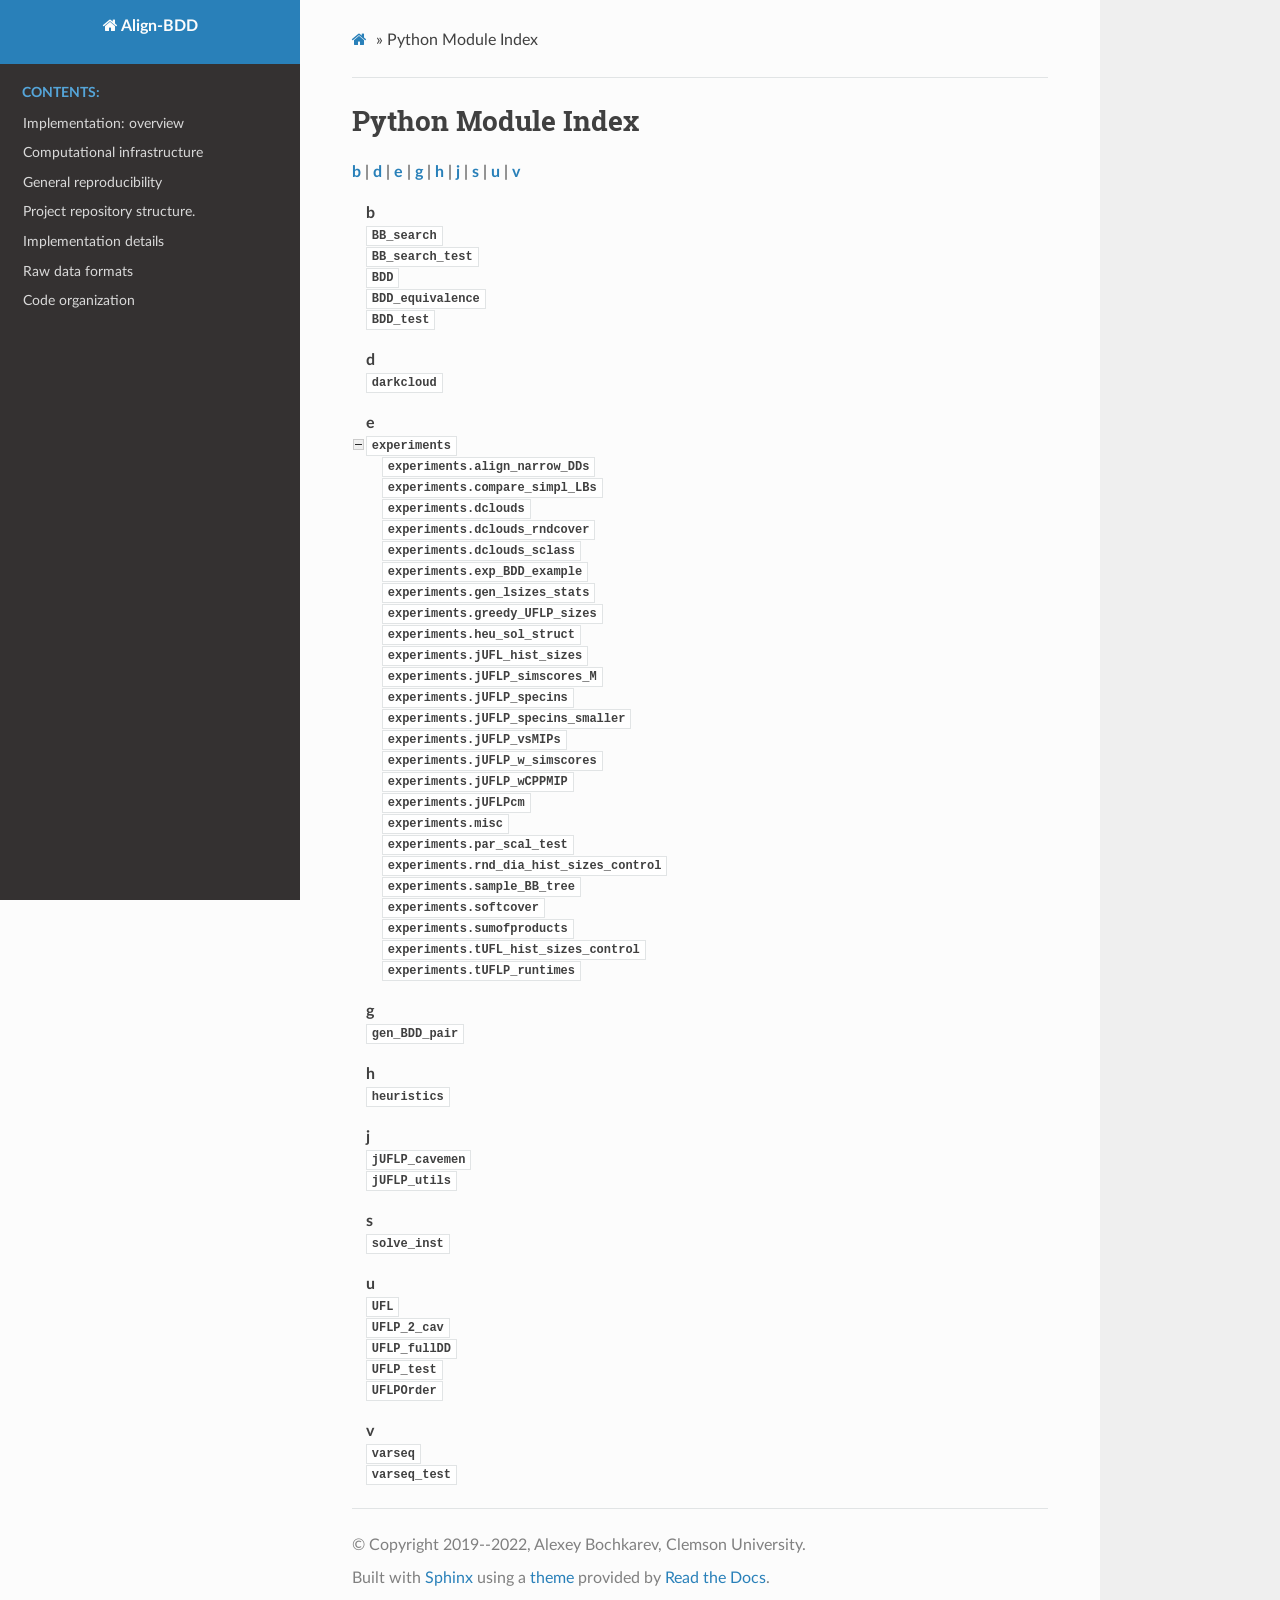
<file: content/research/align-BDD/code-docs/py-modindex.html>
<!DOCTYPE html>
<html class="writer-html5" lang="en" >
<head>
  <meta charset="utf-8" />
  <meta name="viewport" content="width=device-width, initial-scale=1.0" />
  <title>Python Module Index &mdash; Align-BDD  documentation</title>
      <link rel="stylesheet" href="_static/pygments.css" type="text/css" />
      <link rel="stylesheet" href="_static/css/theme.css" type="text/css" />
      <link rel="stylesheet" href="_static/autoclasstoc.css" type="text/css" />
  <!--[if lt IE 9]>
    <script src="_static/js/html5shiv.min.js"></script>
  <![endif]-->
  
        <script data-url_root="./" id="documentation_options" src="_static/documentation_options.js"></script>
        <script src="_static/jquery.js"></script>
        <script src="_static/underscore.js"></script>
        <script src="_static/_sphinx_javascript_frameworks_compat.js"></script>
        <script src="_static/doctools.js"></script>
    <script src="_static/js/theme.js"></script>
    <link rel="index" title="Index" href="genindex.html" />
    <link rel="search" title="Search" href="search.html" />
 


</head>

<body class="wy-body-for-nav"> 
  <div class="wy-grid-for-nav">
    <nav data-toggle="wy-nav-shift" class="wy-nav-side">
      <div class="wy-side-scroll">
        <div class="wy-side-nav-search" >
            <a href="index.html" class="icon icon-home"> Align-BDD
          </a>
        </div><div class="wy-menu wy-menu-vertical" data-spy="affix" role="navigation" aria-label="Navigation menu">
              <p class="caption" role="heading"><span class="caption-text">Contents:</span></p>
<ul>
<li class="toctree-l1"><a class="reference internal" href="overview.html">Implementation: overview</a></li>
<li class="toctree-l1"><a class="reference internal" href="overview.html#computational-infrastructure">Computational infrastructure</a></li>
<li class="toctree-l1"><a class="reference internal" href="overview.html#general-reproducibility">General reproducibility</a></li>
<li class="toctree-l1"><a class="reference internal" href="overview.html#project-repository-structure">Project repository structure.</a></li>
<li class="toctree-l1"><a class="reference internal" href="overview.html#implementation-details">Implementation details</a></li>
<li class="toctree-l1"><a class="reference internal" href="overview.html#raw-data-formats">Raw data formats</a></li>
<li class="toctree-l1"><a class="reference internal" href="overview.html#code-organization">Code organization</a></li>
</ul>

        </div>
      </div>
    </nav>

    <section data-toggle="wy-nav-shift" class="wy-nav-content-wrap"><nav class="wy-nav-top" aria-label="Mobile navigation menu" >
          <i data-toggle="wy-nav-top" class="fa fa-bars"></i>
          <a href="index.html">Align-BDD</a>
      </nav>

      <div class="wy-nav-content">
        <div class="rst-content style-external-links">
          <div role="navigation" aria-label="Page navigation">
  <ul class="wy-breadcrumbs">
      <li><a href="index.html" class="icon icon-home"></a> &raquo;</li>
      <li>Python Module Index</li>
      <li class="wy-breadcrumbs-aside">
      </li>
  </ul>
  <hr/>
</div>
          <div role="main" class="document" itemscope="itemscope" itemtype="http://schema.org/Article">
           <div itemprop="articleBody">
             

   <h1>Python Module Index</h1>

   <div class="modindex-jumpbox">
   <a href="#cap-b"><strong>b</strong></a> | 
   <a href="#cap-d"><strong>d</strong></a> | 
   <a href="#cap-e"><strong>e</strong></a> | 
   <a href="#cap-g"><strong>g</strong></a> | 
   <a href="#cap-h"><strong>h</strong></a> | 
   <a href="#cap-j"><strong>j</strong></a> | 
   <a href="#cap-s"><strong>s</strong></a> | 
   <a href="#cap-u"><strong>u</strong></a> | 
   <a href="#cap-v"><strong>v</strong></a>
   </div>

   <table class="indextable modindextable">
     <tr class="pcap"><td></td><td>&#160;</td><td></td></tr>
     <tr class="cap" id="cap-b"><td></td><td>
       <strong>b</strong></td><td></td></tr>
     <tr>
       <td></td>
       <td>
       <a href="_autosummary/BB_search.html#module-BB_search"><code class="xref">BB_search</code></a></td><td>
       <em></em></td></tr>
     <tr>
       <td></td>
       <td>
       <a href="_autosummary/BB_search_test.html#module-BB_search_test"><code class="xref">BB_search_test</code></a></td><td>
       <em></em></td></tr>
     <tr>
       <td></td>
       <td>
       <a href="_autosummary/BDD.html#module-BDD"><code class="xref">BDD</code></a></td><td>
       <em></em></td></tr>
     <tr>
       <td></td>
       <td>
       <a href="_autosummary/BDD_equivalence.html#module-BDD_equivalence"><code class="xref">BDD_equivalence</code></a></td><td>
       <em></em></td></tr>
     <tr>
       <td></td>
       <td>
       <a href="_autosummary/BDD_test.html#module-BDD_test"><code class="xref">BDD_test</code></a></td><td>
       <em></em></td></tr>
     <tr class="pcap"><td></td><td>&#160;</td><td></td></tr>
     <tr class="cap" id="cap-d"><td></td><td>
       <strong>d</strong></td><td></td></tr>
     <tr>
       <td></td>
       <td>
       <a href="_autosummary/darkcloud.html#module-darkcloud"><code class="xref">darkcloud</code></a></td><td>
       <em></em></td></tr>
     <tr class="pcap"><td></td><td>&#160;</td><td></td></tr>
     <tr class="cap" id="cap-e"><td></td><td>
       <strong>e</strong></td><td></td></tr>
     <tr>
       <td><img src="_static/minus.png" class="toggler"
              id="toggle-1" style="display: none" alt="-" /></td>
       <td>
       <a href="_autosummary/experiments.html#module-experiments"><code class="xref">experiments</code></a></td><td>
       <em></em></td></tr>
     <tr class="cg-1">
       <td></td>
       <td>&#160;&#160;&#160;
       <a href="_autosummary/experiments.align_narrow_DDs.html#module-experiments.align_narrow_DDs"><code class="xref">experiments.align_narrow_DDs</code></a></td><td>
       <em></em></td></tr>
     <tr class="cg-1">
       <td></td>
       <td>&#160;&#160;&#160;
       <a href="_autosummary/experiments.compare_simpl_LBs.html#module-experiments.compare_simpl_LBs"><code class="xref">experiments.compare_simpl_LBs</code></a></td><td>
       <em></em></td></tr>
     <tr class="cg-1">
       <td></td>
       <td>&#160;&#160;&#160;
       <a href="_autosummary/experiments.dclouds.html#module-experiments.dclouds"><code class="xref">experiments.dclouds</code></a></td><td>
       <em></em></td></tr>
     <tr class="cg-1">
       <td></td>
       <td>&#160;&#160;&#160;
       <a href="_autosummary/experiments.dclouds_rndcover.html#module-experiments.dclouds_rndcover"><code class="xref">experiments.dclouds_rndcover</code></a></td><td>
       <em></em></td></tr>
     <tr class="cg-1">
       <td></td>
       <td>&#160;&#160;&#160;
       <a href="_autosummary/experiments.dclouds_sclass.html#module-experiments.dclouds_sclass"><code class="xref">experiments.dclouds_sclass</code></a></td><td>
       <em></em></td></tr>
     <tr class="cg-1">
       <td></td>
       <td>&#160;&#160;&#160;
       <a href="_autosummary/experiments.exp_BDD_example.html#module-experiments.exp_BDD_example"><code class="xref">experiments.exp_BDD_example</code></a></td><td>
       <em></em></td></tr>
     <tr class="cg-1">
       <td></td>
       <td>&#160;&#160;&#160;
       <a href="_autosummary/experiments.gen_lsizes_stats.html#module-experiments.gen_lsizes_stats"><code class="xref">experiments.gen_lsizes_stats</code></a></td><td>
       <em></em></td></tr>
     <tr class="cg-1">
       <td></td>
       <td>&#160;&#160;&#160;
       <a href="_autosummary/experiments.greedy_UFLP_sizes.html#module-experiments.greedy_UFLP_sizes"><code class="xref">experiments.greedy_UFLP_sizes</code></a></td><td>
       <em></em></td></tr>
     <tr class="cg-1">
       <td></td>
       <td>&#160;&#160;&#160;
       <a href="_autosummary/experiments.heu_sol_struct.html#module-experiments.heu_sol_struct"><code class="xref">experiments.heu_sol_struct</code></a></td><td>
       <em></em></td></tr>
     <tr class="cg-1">
       <td></td>
       <td>&#160;&#160;&#160;
       <a href="_autosummary/experiments.jUFL_hist_sizes.html#module-experiments.jUFL_hist_sizes"><code class="xref">experiments.jUFL_hist_sizes</code></a></td><td>
       <em></em></td></tr>
     <tr class="cg-1">
       <td></td>
       <td>&#160;&#160;&#160;
       <a href="_autosummary/experiments.jUFLP_simscores_M.html#module-experiments.jUFLP_simscores_M"><code class="xref">experiments.jUFLP_simscores_M</code></a></td><td>
       <em></em></td></tr>
     <tr class="cg-1">
       <td></td>
       <td>&#160;&#160;&#160;
       <a href="_autosummary/experiments.jUFLP_specins.html#module-experiments.jUFLP_specins"><code class="xref">experiments.jUFLP_specins</code></a></td><td>
       <em></em></td></tr>
     <tr class="cg-1">
       <td></td>
       <td>&#160;&#160;&#160;
       <a href="_autosummary/experiments.jUFLP_specins_smaller.html#module-experiments.jUFLP_specins_smaller"><code class="xref">experiments.jUFLP_specins_smaller</code></a></td><td>
       <em></em></td></tr>
     <tr class="cg-1">
       <td></td>
       <td>&#160;&#160;&#160;
       <a href="_autosummary/experiments.jUFLP_vsMIPs.html#module-experiments.jUFLP_vsMIPs"><code class="xref">experiments.jUFLP_vsMIPs</code></a></td><td>
       <em></em></td></tr>
     <tr class="cg-1">
       <td></td>
       <td>&#160;&#160;&#160;
       <a href="_autosummary/experiments.jUFLP_w_simscores.html#module-experiments.jUFLP_w_simscores"><code class="xref">experiments.jUFLP_w_simscores</code></a></td><td>
       <em></em></td></tr>
     <tr class="cg-1">
       <td></td>
       <td>&#160;&#160;&#160;
       <a href="_autosummary/experiments.jUFLP_wCPPMIP.html#module-experiments.jUFLP_wCPPMIP"><code class="xref">experiments.jUFLP_wCPPMIP</code></a></td><td>
       <em></em></td></tr>
     <tr class="cg-1">
       <td></td>
       <td>&#160;&#160;&#160;
       <a href="_autosummary/experiments.jUFLPcm.html#module-experiments.jUFLPcm"><code class="xref">experiments.jUFLPcm</code></a></td><td>
       <em></em></td></tr>
     <tr class="cg-1">
       <td></td>
       <td>&#160;&#160;&#160;
       <a href="_autosummary/experiments.misc.html#module-experiments.misc"><code class="xref">experiments.misc</code></a></td><td>
       <em></em></td></tr>
     <tr class="cg-1">
       <td></td>
       <td>&#160;&#160;&#160;
       <a href="_autosummary/experiments.par_scal_test.html#module-experiments.par_scal_test"><code class="xref">experiments.par_scal_test</code></a></td><td>
       <em></em></td></tr>
     <tr class="cg-1">
       <td></td>
       <td>&#160;&#160;&#160;
       <a href="_autosummary/experiments.rnd_dia_hist_sizes_control.html#module-experiments.rnd_dia_hist_sizes_control"><code class="xref">experiments.rnd_dia_hist_sizes_control</code></a></td><td>
       <em></em></td></tr>
     <tr class="cg-1">
       <td></td>
       <td>&#160;&#160;&#160;
       <a href="_autosummary/experiments.sample_BB_tree.html#module-experiments.sample_BB_tree"><code class="xref">experiments.sample_BB_tree</code></a></td><td>
       <em></em></td></tr>
     <tr class="cg-1">
       <td></td>
       <td>&#160;&#160;&#160;
       <a href="_autosummary/experiments.softcover.html#module-experiments.softcover"><code class="xref">experiments.softcover</code></a></td><td>
       <em></em></td></tr>
     <tr class="cg-1">
       <td></td>
       <td>&#160;&#160;&#160;
       <a href="_autosummary/experiments.sumofproducts.html#module-experiments.sumofproducts"><code class="xref">experiments.sumofproducts</code></a></td><td>
       <em></em></td></tr>
     <tr class="cg-1">
       <td></td>
       <td>&#160;&#160;&#160;
       <a href="_autosummary/experiments.tUFL_hist_sizes_control.html#module-experiments.tUFL_hist_sizes_control"><code class="xref">experiments.tUFL_hist_sizes_control</code></a></td><td>
       <em></em></td></tr>
     <tr class="cg-1">
       <td></td>
       <td>&#160;&#160;&#160;
       <a href="_autosummary/experiments.tUFLP_runtimes.html#module-experiments.tUFLP_runtimes"><code class="xref">experiments.tUFLP_runtimes</code></a></td><td>
       <em></em></td></tr>
     <tr class="pcap"><td></td><td>&#160;</td><td></td></tr>
     <tr class="cap" id="cap-g"><td></td><td>
       <strong>g</strong></td><td></td></tr>
     <tr>
       <td></td>
       <td>
       <a href="_autosummary/gen_BDD_pair.html#module-gen_BDD_pair"><code class="xref">gen_BDD_pair</code></a></td><td>
       <em></em></td></tr>
     <tr class="pcap"><td></td><td>&#160;</td><td></td></tr>
     <tr class="cap" id="cap-h"><td></td><td>
       <strong>h</strong></td><td></td></tr>
     <tr>
       <td></td>
       <td>
       <a href="_autosummary/heuristics.html#module-heuristics"><code class="xref">heuristics</code></a></td><td>
       <em></em></td></tr>
     <tr class="pcap"><td></td><td>&#160;</td><td></td></tr>
     <tr class="cap" id="cap-j"><td></td><td>
       <strong>j</strong></td><td></td></tr>
     <tr>
       <td></td>
       <td>
       <a href="_autosummary/jUFLP_cavemen.html#module-jUFLP_cavemen"><code class="xref">jUFLP_cavemen</code></a></td><td>
       <em></em></td></tr>
     <tr>
       <td></td>
       <td>
       <a href="_autosummary/jUFLP_utils.html#module-jUFLP_utils"><code class="xref">jUFLP_utils</code></a></td><td>
       <em></em></td></tr>
     <tr class="pcap"><td></td><td>&#160;</td><td></td></tr>
     <tr class="cap" id="cap-s"><td></td><td>
       <strong>s</strong></td><td></td></tr>
     <tr>
       <td></td>
       <td>
       <a href="_autosummary/solve_inst.html#module-solve_inst"><code class="xref">solve_inst</code></a></td><td>
       <em></em></td></tr>
     <tr class="pcap"><td></td><td>&#160;</td><td></td></tr>
     <tr class="cap" id="cap-u"><td></td><td>
       <strong>u</strong></td><td></td></tr>
     <tr>
       <td></td>
       <td>
       <a href="_autosummary/UFL.html#module-UFL"><code class="xref">UFL</code></a></td><td>
       <em></em></td></tr>
     <tr>
       <td></td>
       <td>
       <a href="_autosummary/UFLP_2_cav.html#module-UFLP_2_cav"><code class="xref">UFLP_2_cav</code></a></td><td>
       <em></em></td></tr>
     <tr>
       <td></td>
       <td>
       <a href="_autosummary/UFLP_fullDD.html#module-UFLP_fullDD"><code class="xref">UFLP_fullDD</code></a></td><td>
       <em></em></td></tr>
     <tr>
       <td></td>
       <td>
       <a href="_autosummary/UFLP_test.html#module-UFLP_test"><code class="xref">UFLP_test</code></a></td><td>
       <em></em></td></tr>
     <tr>
       <td></td>
       <td>
       <a href="_autosummary/UFLPOrder.html#module-UFLPOrder"><code class="xref">UFLPOrder</code></a></td><td>
       <em></em></td></tr>
     <tr class="pcap"><td></td><td>&#160;</td><td></td></tr>
     <tr class="cap" id="cap-v"><td></td><td>
       <strong>v</strong></td><td></td></tr>
     <tr>
       <td></td>
       <td>
       <a href="_autosummary/varseq.html#module-varseq"><code class="xref">varseq</code></a></td><td>
       <em></em></td></tr>
     <tr>
       <td></td>
       <td>
       <a href="_autosummary/varseq_test.html#module-varseq_test"><code class="xref">varseq_test</code></a></td><td>
       <em></em></td></tr>
   </table>


           </div>
          </div>
          <footer>

  <hr/>

  <div role="contentinfo">
    <p>&#169; Copyright 2019--2022, Alexey Bochkarev, Clemson University.</p>
  </div>

  Built with <a href="https://www.sphinx-doc.org/">Sphinx</a> using a
    <a href="https://github.com/readthedocs/sphinx_rtd_theme">theme</a>
    provided by <a href="https://readthedocs.org">Read the Docs</a>.
   

</footer>
        </div>
      </div>
    </section>
  </div>
  <script>
      jQuery(function () {
          SphinxRtdTheme.Navigation.enable(true);
      });
  </script> 

</body>
</html>
</file>
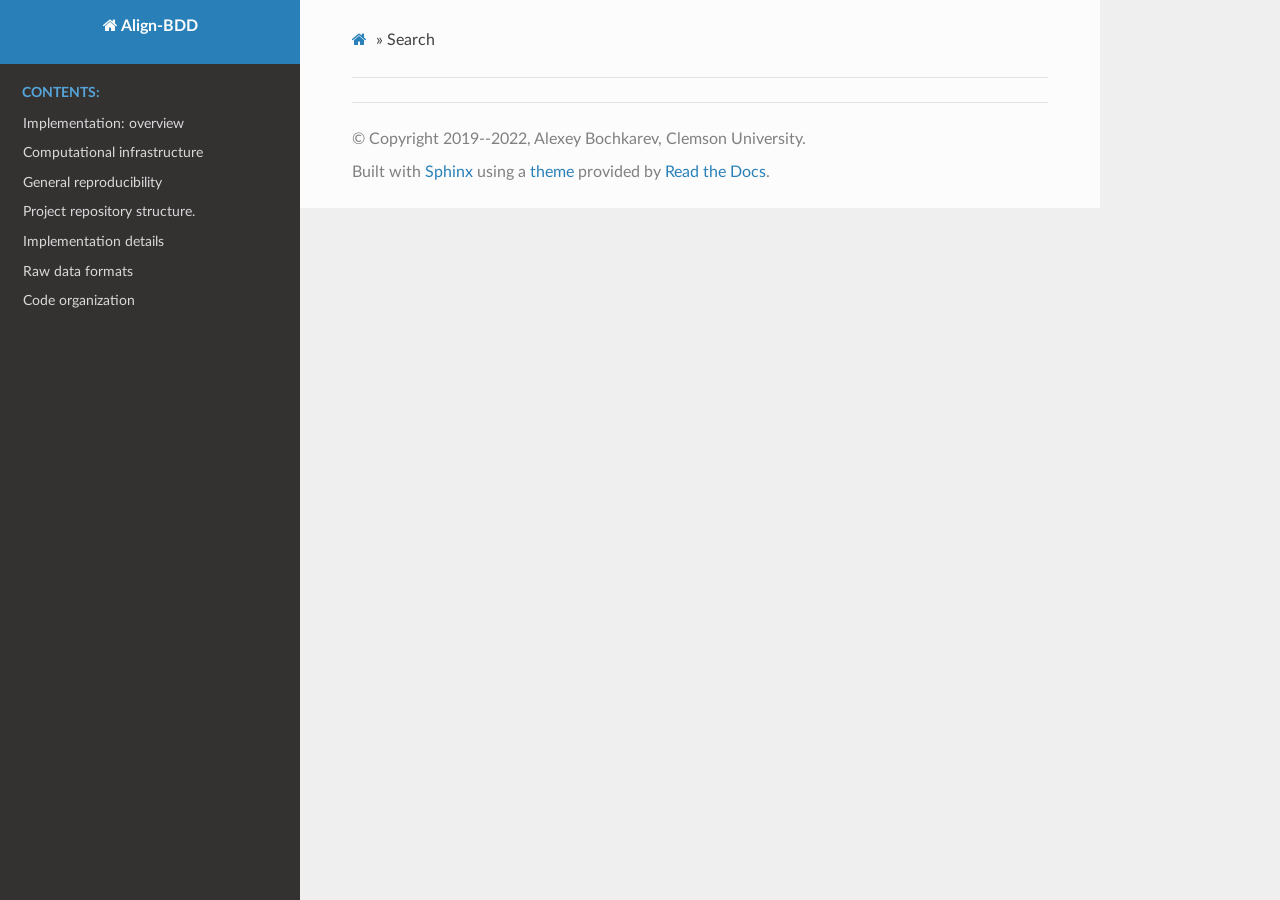
<file: content/research/align-BDD/code-docs/search.html>
<!DOCTYPE html>
<html class="writer-html5" lang="en" >
<head>
  <meta charset="utf-8" />
  <meta name="viewport" content="width=device-width, initial-scale=1.0" />
  <title>Search &mdash; Align-BDD  documentation</title>
      <link rel="stylesheet" href="_static/pygments.css" type="text/css" />
      <link rel="stylesheet" href="_static/css/theme.css" type="text/css" />
      <link rel="stylesheet" href="_static/autoclasstoc.css" type="text/css" />
    
  <!--[if lt IE 9]>
    <script src="_static/js/html5shiv.min.js"></script>
  <![endif]-->
  
        <script data-url_root="./" id="documentation_options" src="_static/documentation_options.js"></script>
        <script src="_static/jquery.js"></script>
        <script src="_static/underscore.js"></script>
        <script src="_static/_sphinx_javascript_frameworks_compat.js"></script>
        <script src="_static/doctools.js"></script>
    <script src="_static/js/theme.js"></script>
    <script src="_static/searchtools.js"></script>
    <script src="_static/language_data.js"></script>
    <link rel="index" title="Index" href="genindex.html" />
    <link rel="search" title="Search" href="#" /> 
</head>

<body class="wy-body-for-nav"> 
  <div class="wy-grid-for-nav">
    <nav data-toggle="wy-nav-shift" class="wy-nav-side">
      <div class="wy-side-scroll">
        <div class="wy-side-nav-search" >
            <a href="index.html" class="icon icon-home"> Align-BDD
          </a>
        </div><div class="wy-menu wy-menu-vertical" data-spy="affix" role="navigation" aria-label="Navigation menu">
              <p class="caption" role="heading"><span class="caption-text">Contents:</span></p>
<ul>
<li class="toctree-l1"><a class="reference internal" href="overview.html">Implementation: overview</a></li>
<li class="toctree-l1"><a class="reference internal" href="overview.html#computational-infrastructure">Computational infrastructure</a></li>
<li class="toctree-l1"><a class="reference internal" href="overview.html#general-reproducibility">General reproducibility</a></li>
<li class="toctree-l1"><a class="reference internal" href="overview.html#project-repository-structure">Project repository structure.</a></li>
<li class="toctree-l1"><a class="reference internal" href="overview.html#implementation-details">Implementation details</a></li>
<li class="toctree-l1"><a class="reference internal" href="overview.html#raw-data-formats">Raw data formats</a></li>
<li class="toctree-l1"><a class="reference internal" href="overview.html#code-organization">Code organization</a></li>
</ul>

        </div>
      </div>
    </nav>

    <section data-toggle="wy-nav-shift" class="wy-nav-content-wrap"><nav class="wy-nav-top" aria-label="Mobile navigation menu" >
          <i data-toggle="wy-nav-top" class="fa fa-bars"></i>
          <a href="index.html">Align-BDD</a>
      </nav>

      <div class="wy-nav-content">
        <div class="rst-content style-external-links">
          <div role="navigation" aria-label="Page navigation">
  <ul class="wy-breadcrumbs">
      <li><a href="index.html" class="icon icon-home"></a> &raquo;</li>
      <li>Search</li>
      <li class="wy-breadcrumbs-aside">
      </li>
  </ul>
  <hr/>
</div>
          <div role="main" class="document" itemscope="itemscope" itemtype="http://schema.org/Article">
           <div itemprop="articleBody">
             
  <noscript>
  <div id="fallback" class="admonition warning">
    <p class="last">
      Please activate JavaScript to enable the search functionality.
    </p>
  </div>
  </noscript>

  
  <div id="search-results">
  
  </div>

           </div>
          </div>
          <footer>

  <hr/>

  <div role="contentinfo">
    <p>&#169; Copyright 2019--2022, Alexey Bochkarev, Clemson University.</p>
  </div>

  Built with <a href="https://www.sphinx-doc.org/">Sphinx</a> using a
    <a href="https://github.com/readthedocs/sphinx_rtd_theme">theme</a>
    provided by <a href="https://readthedocs.org">Read the Docs</a>.
   

</footer>
        </div>
      </div>
    </section>
  </div>
  <script>
      jQuery(function () {
          SphinxRtdTheme.Navigation.enable(true);
      });
  </script>
  <script>
    jQuery(function() { Search.loadIndex("searchindex.js"); });
  </script>
  
  <script id="searchindexloader"></script>
   


</body>
</html>
</file>
<file: content/research/align-BDD/code-docs/_static/pygments.css>
pre { line-height: 125%; }
td.linenos .normal { color: inherit; background-color: transparent; padding-left: 5px; padding-right: 5px; }
span.linenos { color: inherit; background-color: transparent; padding-left: 5px; padding-right: 5px; }
td.linenos .special { color: #000000; background-color: #ffffc0; padding-left: 5px; padding-right: 5px; }
span.linenos.special { color: #000000; background-color: #ffffc0; padding-left: 5px; padding-right: 5px; }
.highlight .hll { background-color: #ffffcc }
.highlight { background: #f8f8f8; }
.highlight .c { color: #3D7B7B; font-style: italic } /* Comment */
.highlight .err { border: 1px solid #FF0000 } /* Error */
.highlight .k { color: #008000; font-weight: bold } /* Keyword */
.highlight .o { color: #666666 } /* Operator */
.highlight .ch { color: #3D7B7B; font-style: italic } /* Comment.Hashbang */
.highlight .cm { color: #3D7B7B; font-style: italic } /* Comment.Multiline */
.highlight .cp { color: #9C6500 } /* Comment.Preproc */
.highlight .cpf { color: #3D7B7B; font-style: italic } /* Comment.PreprocFile */
.highlight .c1 { color: #3D7B7B; font-style: italic } /* Comment.Single */
.highlight .cs { color: #3D7B7B; font-style: italic } /* Comment.Special */
.highlight .gd { color: #A00000 } /* Generic.Deleted */
.highlight .ge { font-style: italic } /* Generic.Emph */
.highlight .gr { color: #E40000 } /* Generic.Error */
.highlight .gh { color: #000080; font-weight: bold } /* Generic.Heading */
.highlight .gi { color: #008400 } /* Generic.Inserted */
.highlight .go { color: #717171 } /* Generic.Output */
.highlight .gp { color: #000080; font-weight: bold } /* Generic.Prompt */
.highlight .gs { font-weight: bold } /* Generic.Strong */
.highlight .gu { color: #800080; font-weight: bold } /* Generic.Subheading */
.highlight .gt { color: #0044DD } /* Generic.Traceback */
.highlight .kc { color: #008000; font-weight: bold } /* Keyword.Constant */
.highlight .kd { color: #008000; font-weight: bold } /* Keyword.Declaration */
.highlight .kn { color: #008000; font-weight: bold } /* Keyword.Namespace */
.highlight .kp { color: #008000 } /* Keyword.Pseudo */
.highlight .kr { color: #008000; font-weight: bold } /* Keyword.Reserved */
.highlight .kt { color: #B00040 } /* Keyword.Type */
.highlight .m { color: #666666 } /* Literal.Number */
.highlight .s { color: #BA2121 } /* Literal.String */
.highlight .na { color: #687822 } /* Name.Attribute */
.highlight .nb { color: #008000 } /* Name.Builtin */
.highlight .nc { color: #0000FF; font-weight: bold } /* Name.Class */
.highlight .no { color: #880000 } /* Name.Constant */
.highlight .nd { color: #AA22FF } /* Name.Decorator */
.highlight .ni { color: #717171; font-weight: bold } /* Name.Entity */
.highlight .ne { color: #CB3F38; font-weight: bold } /* Name.Exception */
.highlight .nf { color: #0000FF } /* Name.Function */
.highlight .nl { color: #767600 } /* Name.Label */
.highlight .nn { color: #0000FF; font-weight: bold } /* Name.Namespace */
.highlight .nt { color: #008000; font-weight: bold } /* Name.Tag */
.highlight .nv { color: #19177C } /* Name.Variable */
.highlight .ow { color: #AA22FF; font-weight: bold } /* Operator.Word */
.highlight .w { color: #bbbbbb } /* Text.Whitespace */
.highlight .mb { color: #666666 } /* Literal.Number.Bin */
.highlight .mf { color: #666666 } /* Literal.Number.Float */
.highlight .mh { color: #666666 } /* Literal.Number.Hex */
.highlight .mi { color: #666666 } /* Literal.Number.Integer */
.highlight .mo { color: #666666 } /* Literal.Number.Oct */
.highlight .sa { color: #BA2121 } /* Literal.String.Affix */
.highlight .sb { color: #BA2121 } /* Literal.String.Backtick */
.highlight .sc { color: #BA2121 } /* Literal.String.Char */
.highlight .dl { color: #BA2121 } /* Literal.String.Delimiter */
.highlight .sd { color: #BA2121; font-style: italic } /* Literal.String.Doc */
.highlight .s2 { color: #BA2121 } /* Literal.String.Double */
.highlight .se { color: #AA5D1F; font-weight: bold } /* Literal.String.Escape */
.highlight .sh { color: #BA2121 } /* Literal.String.Heredoc */
.highlight .si { color: #A45A77; font-weight: bold } /* Literal.String.Interpol */
.highlight .sx { color: #008000 } /* Literal.String.Other */
.highlight .sr { color: #A45A77 } /* Literal.String.Regex */
.highlight .s1 { color: #BA2121 } /* Literal.String.Single */
.highlight .ss { color: #19177C } /* Literal.String.Symbol */
.highlight .bp { color: #008000 } /* Name.Builtin.Pseudo */
.highlight .fm { color: #0000FF } /* Name.Function.Magic */
.highlight .vc { color: #19177C } /* Name.Variable.Class */
.highlight .vg { color: #19177C } /* Name.Variable.Global */
.highlight .vi { color: #19177C } /* Name.Variable.Instance */
.highlight .vm { color: #19177C } /* Name.Variable.Magic */
.highlight .il { color: #666666 } /* Literal.Number.Integer.Long */
</file>
<file: content/research/align-BDD/code-docs/_static/css/theme.css>
html{box-sizing:border-box}*,:after,:before{box-sizing:inherit}article,aside,details,figcaption,figure,footer,header,hgroup,nav,section{display:block}audio,canvas,video{display:inline-block;*display:inline;*zoom:1}[hidden],audio:not([controls]){display:none}*{-webkit-box-sizing:border-box;-moz-box-sizing:border-box;box-sizing:border-box}html{font-size:100%;-webkit-text-size-adjust:100%;-ms-text-size-adjust:100%}body{margin:0}a:active,a:hover{outline:0}abbr[title]{border-bottom:1px dotted}b,strong{font-weight:700}blockquote{margin:0}dfn{font-style:italic}ins{background:#ff9;text-decoration:none}ins,mark{color:#000}mark{background:#ff0;font-style:italic;font-weight:700}.rst-content code,.rst-content tt,code,kbd,pre,samp{font-family:monospace,serif;_font-family:courier new,monospace;font-size:1em}pre{white-space:pre}q{quotes:none}q:after,q:before{content:"";content:none}small{font-size:85%}sub,sup{font-size:75%;line-height:0;position:relative;vertical-align:baseline}sup{top:-.5em}sub{bottom:-.25em}dl,ol,ul{margin:0;padding:0;list-style:none;list-style-image:none}li{list-style:none}dd{margin:0}img{border:0;-ms-interpolation-mode:bicubic;vertical-align:middle;max-width:100%}svg:not(:root){overflow:hidden}figure,form{margin:0}label{cursor:pointer}button,input,select,textarea{font-size:100%;margin:0;vertical-align:baseline;*vertical-align:middle}button,input{line-height:normal}button,input[type=button],input[type=reset],input[type=submit]{cursor:pointer;-webkit-appearance:button;*overflow:visible}button[disabled],input[disabled]{cursor:default}input[type=search]{-webkit-appearance:textfield;-moz-box-sizing:content-box;-webkit-box-sizing:content-box;box-sizing:content-box}textarea{resize:vertical}table{border-collapse:collapse;border-spacing:0}td{vertical-align:top}.chromeframe{margin:.2em 0;background:#ccc;color:#000;padding:.2em 0}.ir{display:block;border:0;text-indent:-999em;overflow:hidden;background-color:transparent;background-repeat:no-repeat;text-align:left;direction:ltr;*line-height:0}.ir br{display:none}.hidden{display:none!important;visibility:hidden}.visuallyhidden{border:0;clip:rect(0 0 0 0);height:1px;margin:-1px;overflow:hidden;padding:0;position:absolute;width:1px}.visuallyhidden.focusable:active,.visuallyhidden.focusable:focus{clip:auto;height:auto;margin:0;overflow:visible;position:static;width:auto}.invisible{visibility:hidden}.relative{position:relative}big,small{font-size:100%}@media print{body,html,section{background:none!important}*{box-shadow:none!important;text-shadow:none!important;filter:none!important;-ms-filter:none!important}a,a:visited{text-decoration:underline}.ir a:after,a[href^="#"]:after,a[href^="javascript:"]:after{content:""}blockquote,pre{page-break-inside:avoid}thead{display:table-header-group}img,tr{page-break-inside:avoid}img{max-width:100%!important}@page{margin:.5cm}.rst-content .toctree-wrapper>p.caption,h2,h3,p{orphans:3;widows:3}.rst-content .toctree-wrapper>p.caption,h2,h3{page-break-after:avoid}}.btn,.fa:before,.icon:before,.rst-content .admonition,.rst-content .admonition-title:before,.rst-content .admonition-todo,.rst-content .attention,.rst-content .caution,.rst-content .code-block-caption .headerlink:before,.rst-content .danger,.rst-content .eqno .headerlink:before,.rst-content .error,.rst-content .hint,.rst-content .important,.rst-content .note,.rst-content .seealso,.rst-content .tip,.rst-content .warning,.rst-content code.download span:first-child:before,.rst-content dl dt .headerlink:before,.rst-content h1 .headerlink:before,.rst-content h2 .headerlink:before,.rst-content h3 .headerlink:before,.rst-content h4 .headerlink:before,.rst-content h5 .headerlink:before,.rst-content h6 .headerlink:before,.rst-content p.caption .headerlink:before,.rst-content p .headerlink:before,.rst-content table>caption .headerlink:before,.rst-content tt.download span:first-child:before,.wy-alert,.wy-dropdown .caret:before,.wy-inline-validate.wy-inline-validate-danger .wy-input-context:before,.wy-inline-validate.wy-inline-validate-info .wy-input-context:before,.wy-inline-validate.wy-inline-validate-success .wy-input-context:before,.wy-inline-validate.wy-inline-validate-warning .wy-input-context:before,.wy-menu-vertical li.current>a,.wy-menu-vertical li.current>a button.toctree-expand:before,.wy-menu-vertical li.on a,.wy-menu-vertical li.on a button.toctree-expand:before,.wy-menu-vertical li button.toctree-expand:before,.wy-nav-top a,.wy-side-nav-search .wy-dropdown>a,.wy-side-nav-search>a,input[type=color],input[type=date],input[type=datetime-local],input[type=datetime],input[type=email],input[type=month],input[type=number],input[type=password],input[type=search],input[type=tel],input[type=text],input[type=time],input[type=url],input[type=week],select,textarea{-webkit-font-smoothing:antialiased}.clearfix{*zoom:1}.clearfix:after,.clearfix:before{display:table;content:""}.clearfix:after{clear:both}/*!
 *  Font Awesome 4.7.0 by @davegandy - http://fontawesome.io - @fontawesome
 *  License - http://fontawesome.io/license (Font: SIL OFL 1.1, CSS: MIT License)
 */@font-face{font-family:FontAwesome;src:url(fonts/fontawesome-webfont.eot?674f50d287a8c48dc19ba404d20fe713);src:url(fonts/fontawesome-webfont.eot?674f50d287a8c48dc19ba404d20fe713?#iefix&v=4.7.0) format("embedded-opentype"),url(fonts/fontawesome-webfont.woff2?af7ae505a9eed503f8b8e6982036873e) format("woff2"),url(fonts/fontawesome-webfont.woff?fee66e712a8a08eef5805a46892932ad) format("woff"),url(fonts/fontawesome-webfont.ttf?b06871f281fee6b241d60582ae9369b9) format("truetype"),url(fonts/fontawesome-webfont.svg?912ec66d7572ff821749319396470bde#fontawesomeregular) format("svg");font-weight:400;font-style:normal}.fa,.icon,.rst-content .admonition-title,.rst-content .code-block-caption .headerlink,.rst-content .eqno .headerlink,.rst-content code.download span:first-child,.rst-content dl dt .headerlink,.rst-content h1 .headerlink,.rst-content h2 .headerlink,.rst-content h3 .headerlink,.rst-content h4 .headerlink,.rst-content h5 .headerlink,.rst-content h6 .headerlink,.rst-content p.caption .headerlink,.rst-content p .headerlink,.rst-content table>caption .headerlink,.rst-content tt.download span:first-child,.wy-menu-vertical li.current>a button.toctree-expand,.wy-menu-vertical li.on a button.toctree-expand,.wy-menu-vertical li button.toctree-expand{display:inline-block;font:normal normal normal 14px/1 FontAwesome;font-size:inherit;text-rendering:auto;-webkit-font-smoothing:antialiased;-moz-osx-font-smoothing:grayscale}.fa-lg{font-size:1.33333em;line-height:.75em;vertical-align:-15%}.fa-2x{font-size:2em}.fa-3x{font-size:3em}.fa-4x{font-size:4em}.fa-5x{font-size:5em}.fa-fw{width:1.28571em;text-align:center}.fa-ul{padding-left:0;margin-left:2.14286em;list-style-type:none}.fa-ul>li{position:relative}.fa-li{position:absolute;left:-2.14286em;width:2.14286em;top:.14286em;text-align:center}.fa-li.fa-lg{left:-1.85714em}.fa-border{padding:.2em .25em .15em;border:.08em solid #eee;border-radius:.1em}.fa-pull-left{float:left}.fa-pull-right{float:right}.fa-pull-left.icon,.fa.fa-pull-left,.rst-content .code-block-caption .fa-pull-left.headerlink,.rst-content .eqno .fa-pull-left.headerlink,.rst-content .fa-pull-left.admonition-title,.rst-content code.download span.fa-pull-left:first-child,.rst-content dl dt .fa-pull-left.headerlink,.rst-content h1 .fa-pull-left.headerlink,.rst-content h2 .fa-pull-left.headerlink,.rst-content h3 .fa-pull-left.headerlink,.rst-content h4 .fa-pull-left.headerlink,.rst-content h5 .fa-pull-left.headerlink,.rst-content h6 .fa-pull-left.headerlink,.rst-content p .fa-pull-left.headerlink,.rst-content table>caption .fa-pull-left.headerlink,.rst-content tt.download span.fa-pull-left:first-child,.wy-menu-vertical li.current>a button.fa-pull-left.toctree-expand,.wy-menu-vertical li.on a button.fa-pull-left.toctree-expand,.wy-menu-vertical li button.fa-pull-left.toctree-expand{margin-right:.3em}.fa-pull-right.icon,.fa.fa-pull-right,.rst-content .code-block-caption .fa-pull-right.headerlink,.rst-content .eqno .fa-pull-right.headerlink,.rst-content .fa-pull-right.admonition-title,.rst-content code.download span.fa-pull-right:first-child,.rst-content dl dt .fa-pull-right.headerlink,.rst-content h1 .fa-pull-right.headerlink,.rst-content h2 .fa-pull-right.headerlink,.rst-content h3 .fa-pull-right.headerlink,.rst-content h4 .fa-pull-right.headerlink,.rst-content h5 .fa-pull-right.headerlink,.rst-content h6 .fa-pull-right.headerlink,.rst-content p .fa-pull-right.headerlink,.rst-content table>caption .fa-pull-right.headerlink,.rst-content tt.download span.fa-pull-right:first-child,.wy-menu-vertical li.current>a button.fa-pull-right.toctree-expand,.wy-menu-vertical li.on a button.fa-pull-right.toctree-expand,.wy-menu-vertical li button.fa-pull-right.toctree-expand{margin-left:.3em}.pull-right{float:right}.pull-left{float:left}.fa.pull-left,.pull-left.icon,.rst-content .code-block-caption .pull-left.headerlink,.rst-content .eqno .pull-left.headerlink,.rst-content .pull-left.admonition-title,.rst-content code.download span.pull-left:first-child,.rst-content dl dt .pull-left.headerlink,.rst-content h1 .pull-left.headerlink,.rst-content h2 .pull-left.headerlink,.rst-content h3 .pull-left.headerlink,.rst-content h4 .pull-left.headerlink,.rst-content h5 .pull-left.headerlink,.rst-content h6 .pull-left.headerlink,.rst-content p .pull-left.headerlink,.rst-content table>caption .pull-left.headerlink,.rst-content tt.download span.pull-left:first-child,.wy-menu-vertical li.current>a button.pull-left.toctree-expand,.wy-menu-vertical li.on a button.pull-left.toctree-expand,.wy-menu-vertical li button.pull-left.toctree-expand{margin-right:.3em}.fa.pull-right,.pull-right.icon,.rst-content .code-block-caption .pull-right.headerlink,.rst-content .eqno .pull-right.headerlink,.rst-content .pull-right.admonition-title,.rst-content code.download span.pull-right:first-child,.rst-content dl dt .pull-right.headerlink,.rst-content h1 .pull-right.headerlink,.rst-content h2 .pull-right.headerlink,.rst-content h3 .pull-right.headerlink,.rst-content h4 .pull-right.headerlink,.rst-content h5 .pull-right.headerlink,.rst-content h6 .pull-right.headerlink,.rst-content p .pull-right.headerlink,.rst-content table>caption .pull-right.headerlink,.rst-content tt.download span.pull-right:first-child,.wy-menu-vertical li.current>a button.pull-right.toctree-expand,.wy-menu-vertical li.on a button.pull-right.toctree-expand,.wy-menu-vertical li button.pull-right.toctree-expand{margin-left:.3em}.fa-spin{-webkit-animation:fa-spin 2s linear infinite;animation:fa-spin 2s linear infinite}.fa-pulse{-webkit-animation:fa-spin 1s steps(8) infinite;animation:fa-spin 1s steps(8) infinite}@-webkit-keyframes fa-spin{0%{-webkit-transform:rotate(0deg);transform:rotate(0deg)}to{-webkit-transform:rotate(359deg);transform:rotate(359deg)}}@keyframes fa-spin{0%{-webkit-transform:rotate(0deg);transform:rotate(0deg)}to{-webkit-transform:rotate(359deg);transform:rotate(359deg)}}.fa-rotate-90{-ms-filter:"progid:DXImageTransform.Microsoft.BasicImage(rotation=1)";-webkit-transform:rotate(90deg);-ms-transform:rotate(90deg);transform:rotate(90deg)}.fa-rotate-180{-ms-filter:"progid:DXImageTransform.Microsoft.BasicImage(rotation=2)";-webkit-transform:rotate(180deg);-ms-transform:rotate(180deg);transform:rotate(180deg)}.fa-rotate-270{-ms-filter:"progid:DXImageTransform.Microsoft.BasicImage(rotation=3)";-webkit-transform:rotate(270deg);-ms-transform:rotate(270deg);transform:rotate(270deg)}.fa-flip-horizontal{-ms-filter:"progid:DXImageTransform.Microsoft.BasicImage(rotation=0, mirror=1)";-webkit-transform:scaleX(-1);-ms-transform:scaleX(-1);transform:scaleX(-1)}.fa-flip-vertical{-ms-filter:"progid:DXImageTransform.Microsoft.BasicImage(rotation=2, mirror=1)";-webkit-transform:scaleY(-1);-ms-transform:scaleY(-1);transform:scaleY(-1)}:root .fa-flip-horizontal,:root .fa-flip-vertical,:root .fa-rotate-90,:root .fa-rotate-180,:root .fa-rotate-270{filter:none}.fa-stack{position:relative;display:inline-block;width:2em;height:2em;line-height:2em;vertical-align:middle}.fa-stack-1x,.fa-stack-2x{position:absolute;left:0;width:100%;text-align:center}.fa-stack-1x{line-height:inherit}.fa-stack-2x{font-size:2em}.fa-inverse{color:#fff}.fa-glass:before{content:""}.fa-music:before{content:""}.fa-search:before,.icon-search:before{content:""}.fa-envelope-o:before{content:""}.fa-heart:before{content:""}.fa-star:before{content:""}.fa-star-o:before{content:""}.fa-user:before{content:""}.fa-film:before{content:""}.fa-th-large:before{content:""}.fa-th:before{content:""}.fa-th-list:before{content:""}.fa-check:before{content:""}.fa-close:before,.fa-remove:before,.fa-times:before{content:""}.fa-search-plus:before{content:""}.fa-search-minus:before{content:""}.fa-power-off:before{content:""}.fa-signal:before{content:""}.fa-cog:before,.fa-gear:before{content:""}.fa-trash-o:before{content:""}.fa-home:before,.icon-home:before{content:""}.fa-file-o:before{content:""}.fa-clock-o:before{content:""}.fa-road:before{content:""}.fa-download:before,.rst-content code.download span:first-child:before,.rst-content tt.download span:first-child:before{content:""}.fa-arrow-circle-o-down:before{content:""}.fa-arrow-circle-o-up:before{content:""}.fa-inbox:before{content:""}.fa-play-circle-o:before{content:""}.fa-repeat:before,.fa-rotate-right:before{content:""}.fa-refresh:before{content:""}.fa-list-alt:before{content:""}.fa-lock:before{content:""}.fa-flag:before{content:""}.fa-headphones:before{content:""}.fa-volume-off:before{content:""}.fa-volume-down:before{content:""}.fa-volume-up:before{content:""}.fa-qrcode:before{content:""}.fa-barcode:before{content:""}.fa-tag:before{content:""}.fa-tags:before{content:""}.fa-book:before,.icon-book:before{content:""}.fa-bookmark:before{content:""}.fa-print:before{content:""}.fa-camera:before{content:""}.fa-font:before{content:""}.fa-bold:before{content:""}.fa-italic:before{content:""}.fa-text-height:before{content:""}.fa-text-width:before{content:""}.fa-align-left:before{content:""}.fa-align-center:before{content:""}.fa-align-right:before{content:""}.fa-align-justify:before{content:""}.fa-list:before{content:""}.fa-dedent:before,.fa-outdent:before{content:""}.fa-indent:before{content:""}.fa-video-camera:before{content:""}.fa-image:before,.fa-photo:before,.fa-picture-o:before{content:""}.fa-pencil:before{content:""}.fa-map-marker:before{content:""}.fa-adjust:before{content:""}.fa-tint:before{content:""}.fa-edit:before,.fa-pencil-square-o:before{content:""}.fa-share-square-o:before{content:""}.fa-check-square-o:before{content:""}.fa-arrows:before{content:""}.fa-step-backward:before{content:""}.fa-fast-backward:before{content:""}.fa-backward:before{content:""}.fa-play:before{content:""}.fa-pause:before{content:""}.fa-stop:before{content:""}.fa-forward:before{content:""}.fa-fast-forward:before{content:""}.fa-step-forward:before{content:""}.fa-eject:before{content:""}.fa-chevron-left:before{content:""}.fa-chevron-right:before{content:""}.fa-plus-circle:before{content:""}.fa-minus-circle:before{content:""}.fa-times-circle:before,.wy-inline-validate.wy-inline-validate-danger .wy-input-context:before{content:""}.fa-check-circle:before,.wy-inline-validate.wy-inline-validate-success .wy-input-context:before{content:""}.fa-question-circle:before{content:""}.fa-info-circle:before{content:""}.fa-crosshairs:before{content:""}.fa-times-circle-o:before{content:""}.fa-check-circle-o:before{content:""}.fa-ban:before{content:""}.fa-arrow-left:before{content:""}.fa-arrow-right:before{content:""}.fa-arrow-up:before{content:""}.fa-arrow-down:before{content:""}.fa-mail-forward:before,.fa-share:before{content:""}.fa-expand:before{content:""}.fa-compress:before{content:""}.fa-plus:before{content:""}.fa-minus:before{content:""}.fa-asterisk:before{content:""}.fa-exclamation-circle:before,.rst-content .admonition-title:before,.wy-inline-validate.wy-inline-validate-info .wy-input-context:before,.wy-inline-validate.wy-inline-validate-warning .wy-input-context:before{content:""}.fa-gift:before{content:""}.fa-leaf:before{content:""}.fa-fire:before,.icon-fire:before{content:""}.fa-eye:before{content:""}.fa-eye-slash:before{content:""}.fa-exclamation-triangle:before,.fa-warning:before{content:""}.fa-plane:before{content:""}.fa-calendar:before{content:""}.fa-random:before{content:""}.fa-comment:before{content:""}.fa-magnet:before{content:""}.fa-chevron-up:before{content:""}.fa-chevron-down:before{content:""}.fa-retweet:before{content:""}.fa-shopping-cart:before{content:""}.fa-folder:before{content:""}.fa-folder-open:before{content:""}.fa-arrows-v:before{content:""}.fa-arrows-h:before{content:""}.fa-bar-chart-o:before,.fa-bar-chart:before{content:""}.fa-twitter-square:before{content:""}.fa-facebook-square:before{content:""}.fa-camera-retro:before{content:""}.fa-key:before{content:""}.fa-cogs:before,.fa-gears:before{content:""}.fa-comments:before{content:""}.fa-thumbs-o-up:before{content:""}.fa-thumbs-o-down:before{content:""}.fa-star-half:before{content:""}.fa-heart-o:before{content:""}.fa-sign-out:before{content:""}.fa-linkedin-square:before{content:""}.fa-thumb-tack:before{content:""}.fa-external-link:before{content:""}.fa-sign-in:before{content:""}.fa-trophy:before{content:""}.fa-github-square:before{content:""}.fa-upload:before{content:""}.fa-lemon-o:before{content:""}.fa-phone:before{content:""}.fa-square-o:before{content:""}.fa-bookmark-o:before{content:""}.fa-phone-square:before{content:""}.fa-twitter:before{content:""}.fa-facebook-f:before,.fa-facebook:before{content:""}.fa-github:before,.icon-github:before{content:""}.fa-unlock:before{content:""}.fa-credit-card:before{content:""}.fa-feed:before,.fa-rss:before{content:""}.fa-hdd-o:before{content:""}.fa-bullhorn:before{content:""}.fa-bell:before{content:""}.fa-certificate:before{content:""}.fa-hand-o-right:before{content:""}.fa-hand-o-left:before{content:""}.fa-hand-o-up:before{content:""}.fa-hand-o-down:before{content:""}.fa-arrow-circle-left:before,.icon-circle-arrow-left:before{content:""}.fa-arrow-circle-right:before,.icon-circle-arrow-right:before{content:""}.fa-arrow-circle-up:before{content:""}.fa-arrow-circle-down:before{content:""}.fa-globe:before{content:""}.fa-wrench:before{content:""}.fa-tasks:before{content:""}.fa-filter:before{content:""}.fa-briefcase:before{content:""}.fa-arrows-alt:before{content:""}.fa-group:before,.fa-users:before{content:""}.fa-chain:before,.fa-link:before,.icon-link:before{content:""}.fa-cloud:before{content:""}.fa-flask:before{content:""}.fa-cut:before,.fa-scissors:before{content:""}.fa-copy:before,.fa-files-o:before{content:""}.fa-paperclip:before{content:""}.fa-floppy-o:before,.fa-save:before{content:""}.fa-square:before{content:""}.fa-bars:before,.fa-navicon:before,.fa-reorder:before{content:""}.fa-list-ul:before{content:""}.fa-list-ol:before{content:""}.fa-strikethrough:before{content:""}.fa-underline:before{content:""}.fa-table:before{content:""}.fa-magic:before{content:""}.fa-truck:before{content:""}.fa-pinterest:before{content:""}.fa-pinterest-square:before{content:""}.fa-google-plus-square:before{content:""}.fa-google-plus:before{content:""}.fa-money:before{content:""}.fa-caret-down:before,.icon-caret-down:before,.wy-dropdown .caret:before{content:""}.fa-caret-up:before{content:""}.fa-caret-left:before{content:""}.fa-caret-right:before{content:""}.fa-columns:before{content:""}.fa-sort:before,.fa-unsorted:before{content:""}.fa-sort-desc:before,.fa-sort-down:before{content:""}.fa-sort-asc:before,.fa-sort-up:before{content:""}.fa-envelope:before{content:""}.fa-linkedin:before{content:""}.fa-rotate-left:before,.fa-undo:before{content:""}.fa-gavel:before,.fa-legal:before{content:""}.fa-dashboard:before,.fa-tachometer:before{content:""}.fa-comment-o:before{content:""}.fa-comments-o:before{content:""}.fa-bolt:before,.fa-flash:before{content:""}.fa-sitemap:before{content:""}.fa-umbrella:before{content:""}.fa-clipboard:before,.fa-paste:before{content:""}.fa-lightbulb-o:before{content:""}.fa-exchange:before{content:""}.fa-cloud-download:before{content:""}.fa-cloud-upload:before{content:""}.fa-user-md:before{content:""}.fa-stethoscope:before{content:""}.fa-suitcase:before{content:""}.fa-bell-o:before{content:""}.fa-coffee:before{content:""}.fa-cutlery:before{content:""}.fa-file-text-o:before{content:""}.fa-building-o:before{content:""}.fa-hospital-o:before{content:""}.fa-ambulance:before{content:""}.fa-medkit:before{content:""}.fa-fighter-jet:before{content:""}.fa-beer:before{content:""}.fa-h-square:before{content:""}.fa-plus-square:before{content:""}.fa-angle-double-left:before{content:""}.fa-angle-double-right:before{content:""}.fa-angle-double-up:before{content:""}.fa-angle-double-down:before{content:""}.fa-angle-left:before{content:""}.fa-angle-right:before{content:""}.fa-angle-up:before{content:""}.fa-angle-down:before{content:""}.fa-desktop:before{content:""}.fa-laptop:before{content:""}.fa-tablet:before{content:""}.fa-mobile-phone:before,.fa-mobile:before{content:""}.fa-circle-o:before{content:""}.fa-quote-left:before{content:""}.fa-quote-right:before{content:""}.fa-spinner:before{content:""}.fa-circle:before{content:""}.fa-mail-reply:before,.fa-reply:before{content:""}.fa-github-alt:before{content:""}.fa-folder-o:before{content:""}.fa-folder-open-o:before{content:""}.fa-smile-o:before{content:""}.fa-frown-o:before{content:""}.fa-meh-o:before{content:""}.fa-gamepad:before{content:""}.fa-keyboard-o:before{content:""}.fa-flag-o:before{content:""}.fa-flag-checkered:before{content:""}.fa-terminal:before{content:""}.fa-code:before{content:""}.fa-mail-reply-all:before,.fa-reply-all:before{content:""}.fa-star-half-empty:before,.fa-star-half-full:before,.fa-star-half-o:before{content:""}.fa-location-arrow:before{content:""}.fa-crop:before{content:""}.fa-code-fork:before{content:""}.fa-chain-broken:before,.fa-unlink:before{content:""}.fa-question:before{content:""}.fa-info:before{content:""}.fa-exclamation:before{content:""}.fa-superscript:before{content:""}.fa-subscript:before{content:""}.fa-eraser:before{content:""}.fa-puzzle-piece:before{content:""}.fa-microphone:before{content:""}.fa-microphone-slash:before{content:""}.fa-shield:before{content:""}.fa-calendar-o:before{content:""}.fa-fire-extinguisher:before{content:""}.fa-rocket:before{content:""}.fa-maxcdn:before{content:""}.fa-chevron-circle-left:before{content:""}.fa-chevron-circle-right:before{content:""}.fa-chevron-circle-up:before{content:""}.fa-chevron-circle-down:before{content:""}.fa-html5:before{content:""}.fa-css3:before{content:""}.fa-anchor:before{content:""}.fa-unlock-alt:before{content:""}.fa-bullseye:before{content:""}.fa-ellipsis-h:before{content:""}.fa-ellipsis-v:before{content:""}.fa-rss-square:before{content:""}.fa-play-circle:before{content:""}.fa-ticket:before{content:""}.fa-minus-square:before{content:""}.fa-minus-square-o:before,.wy-menu-vertical li.current>a button.toctree-expand:before,.wy-menu-vertical li.on a button.toctree-expand:before{content:""}.fa-level-up:before{content:""}.fa-level-down:before{content:""}.fa-check-square:before{content:""}.fa-pencil-square:before{content:""}.fa-external-link-square:before{content:""}.fa-share-square:before{content:""}.fa-compass:before{content:""}.fa-caret-square-o-down:before,.fa-toggle-down:before{content:""}.fa-caret-square-o-up:before,.fa-toggle-up:before{content:""}.fa-caret-square-o-right:before,.fa-toggle-right:before{content:""}.fa-eur:before,.fa-euro:before{content:""}.fa-gbp:before{content:""}.fa-dollar:before,.fa-usd:before{content:""}.fa-inr:before,.fa-rupee:before{content:""}.fa-cny:before,.fa-jpy:before,.fa-rmb:before,.fa-yen:before{content:""}.fa-rouble:before,.fa-rub:before,.fa-ruble:before{content:""}.fa-krw:before,.fa-won:before{content:""}.fa-bitcoin:before,.fa-btc:before{content:""}.fa-file:before{content:""}.fa-file-text:before{content:""}.fa-sort-alpha-asc:before{content:""}.fa-sort-alpha-desc:before{content:""}.fa-sort-amount-asc:before{content:""}.fa-sort-amount-desc:before{content:""}.fa-sort-numeric-asc:before{content:""}.fa-sort-numeric-desc:before{content:""}.fa-thumbs-up:before{content:""}.fa-thumbs-down:before{content:""}.fa-youtube-square:before{content:""}.fa-youtube:before{content:""}.fa-xing:before{content:""}.fa-xing-square:before{content:""}.fa-youtube-play:before{content:""}.fa-dropbox:before{content:""}.fa-stack-overflow:before{content:""}.fa-instagram:before{content:""}.fa-flickr:before{content:""}.fa-adn:before{content:""}.fa-bitbucket:before,.icon-bitbucket:before{content:""}.fa-bitbucket-square:before{content:""}.fa-tumblr:before{content:""}.fa-tumblr-square:before{content:""}.fa-long-arrow-down:before{content:""}.fa-long-arrow-up:before{content:""}.fa-long-arrow-left:before{content:""}.fa-long-arrow-right:before{content:""}.fa-apple:before{content:""}.fa-windows:before{content:""}.fa-android:before{content:""}.fa-linux:before{content:""}.fa-dribbble:before{content:""}.fa-skype:before{content:""}.fa-foursquare:before{content:""}.fa-trello:before{content:""}.fa-female:before{content:""}.fa-male:before{content:""}.fa-gittip:before,.fa-gratipay:before{content:""}.fa-sun-o:before{content:""}.fa-moon-o:before{content:""}.fa-archive:before{content:""}.fa-bug:before{content:""}.fa-vk:before{content:""}.fa-weibo:before{content:""}.fa-renren:before{content:""}.fa-pagelines:before{content:""}.fa-stack-exchange:before{content:""}.fa-arrow-circle-o-right:before{content:""}.fa-arrow-circle-o-left:before{content:""}.fa-caret-square-o-left:before,.fa-toggle-left:before{content:""}.fa-dot-circle-o:before{content:""}.fa-wheelchair:before{content:""}.fa-vimeo-square:before{content:""}.fa-try:before,.fa-turkish-lira:before{content:""}.fa-plus-square-o:before,.wy-menu-vertical li button.toctree-expand:before{content:""}.fa-space-shuttle:before{content:""}.fa-slack:before{content:""}.fa-envelope-square:before{content:""}.fa-wordpress:before{content:""}.fa-openid:before{content:""}.fa-bank:before,.fa-institution:before,.fa-university:before{content:""}.fa-graduation-cap:before,.fa-mortar-board:before{content:""}.fa-yahoo:before{content:""}.fa-google:before{content:""}.fa-reddit:before{content:""}.fa-reddit-square:before{content:""}.fa-stumbleupon-circle:before{content:""}.fa-stumbleupon:before{content:""}.fa-delicious:before{content:""}.fa-digg:before{content:""}.fa-pied-piper-pp:before{content:""}.fa-pied-piper-alt:before{content:""}.fa-drupal:before{content:""}.fa-joomla:before{content:""}.fa-language:before{content:""}.fa-fax:before{content:""}.fa-building:before{content:""}.fa-child:before{content:""}.fa-paw:before{content:""}.fa-spoon:before{content:""}.fa-cube:before{content:""}.fa-cubes:before{content:""}.fa-behance:before{content:""}.fa-behance-square:before{content:""}.fa-steam:before{content:""}.fa-steam-square:before{content:""}.fa-recycle:before{content:""}.fa-automobile:before,.fa-car:before{content:""}.fa-cab:before,.fa-taxi:before{content:""}.fa-tree:before{content:""}.fa-spotify:before{content:""}.fa-deviantart:before{content:""}.fa-soundcloud:before{content:""}.fa-database:before{content:""}.fa-file-pdf-o:before{content:""}.fa-file-word-o:before{content:""}.fa-file-excel-o:before{content:""}.fa-file-powerpoint-o:before{content:""}.fa-file-image-o:before,.fa-file-photo-o:before,.fa-file-picture-o:before{content:""}.fa-file-archive-o:before,.fa-file-zip-o:before{content:""}.fa-file-audio-o:before,.fa-file-sound-o:before{content:""}.fa-file-movie-o:before,.fa-file-video-o:before{content:""}.fa-file-code-o:before{content:""}.fa-vine:before{content:""}.fa-codepen:before{content:""}.fa-jsfiddle:before{content:""}.fa-life-bouy:before,.fa-life-buoy:before,.fa-life-ring:before,.fa-life-saver:before,.fa-support:before{content:""}.fa-circle-o-notch:before{content:""}.fa-ra:before,.fa-rebel:before,.fa-resistance:before{content:""}.fa-empire:before,.fa-ge:before{content:""}.fa-git-square:before{content:""}.fa-git:before{content:""}.fa-hacker-news:before,.fa-y-combinator-square:before,.fa-yc-square:before{content:""}.fa-tencent-weibo:before{content:""}.fa-qq:before{content:""}.fa-wechat:before,.fa-weixin:before{content:""}.fa-paper-plane:before,.fa-send:before{content:""}.fa-paper-plane-o:before,.fa-send-o:before{content:""}.fa-history:before{content:""}.fa-circle-thin:before{content:""}.fa-header:before{content:""}.fa-paragraph:before{content:""}.fa-sliders:before{content:""}.fa-share-alt:before{content:""}.fa-share-alt-square:before{content:""}.fa-bomb:before{content:""}.fa-futbol-o:before,.fa-soccer-ball-o:before{content:""}.fa-tty:before{content:""}.fa-binoculars:before{content:""}.fa-plug:before{content:""}.fa-slideshare:before{content:""}.fa-twitch:before{content:""}.fa-yelp:before{content:""}.fa-newspaper-o:before{content:""}.fa-wifi:before{content:""}.fa-calculator:before{content:""}.fa-paypal:before{content:""}.fa-google-wallet:before{content:""}.fa-cc-visa:before{content:""}.fa-cc-mastercard:before{content:""}.fa-cc-discover:before{content:""}.fa-cc-amex:before{content:""}.fa-cc-paypal:before{content:""}.fa-cc-stripe:before{content:""}.fa-bell-slash:before{content:""}.fa-bell-slash-o:before{content:""}.fa-trash:before{content:""}.fa-copyright:before{content:""}.fa-at:before{content:""}.fa-eyedropper:before{content:""}.fa-paint-brush:before{content:""}.fa-birthday-cake:before{content:""}.fa-area-chart:before{content:""}.fa-pie-chart:before{content:""}.fa-line-chart:before{content:""}.fa-lastfm:before{content:""}.fa-lastfm-square:before{content:""}.fa-toggle-off:before{content:""}.fa-toggle-on:before{content:""}.fa-bicycle:before{content:""}.fa-bus:before{content:""}.fa-ioxhost:before{content:""}.fa-angellist:before{content:""}.fa-cc:before{content:""}.fa-ils:before,.fa-shekel:before,.fa-sheqel:before{content:""}.fa-meanpath:before{content:""}.fa-buysellads:before{content:""}.fa-connectdevelop:before{content:""}.fa-dashcube:before{content:""}.fa-forumbee:before{content:""}.fa-leanpub:before{content:""}.fa-sellsy:before{content:""}.fa-shirtsinbulk:before{content:""}.fa-simplybuilt:before{content:""}.fa-skyatlas:before{content:""}.fa-cart-plus:before{content:""}.fa-cart-arrow-down:before{content:""}.fa-diamond:before{content:""}.fa-ship:before{content:""}.fa-user-secret:before{content:""}.fa-motorcycle:before{content:""}.fa-street-view:before{content:""}.fa-heartbeat:before{content:""}.fa-venus:before{content:""}.fa-mars:before{content:""}.fa-mercury:before{content:""}.fa-intersex:before,.fa-transgender:before{content:""}.fa-transgender-alt:before{content:""}.fa-venus-double:before{content:""}.fa-mars-double:before{content:""}.fa-venus-mars:before{content:""}.fa-mars-stroke:before{content:""}.fa-mars-stroke-v:before{content:""}.fa-mars-stroke-h:before{content:""}.fa-neuter:before{content:""}.fa-genderless:before{content:""}.fa-facebook-official:before{content:""}.fa-pinterest-p:before{content:""}.fa-whatsapp:before{content:""}.fa-server:before{content:""}.fa-user-plus:before{content:""}.fa-user-times:before{content:""}.fa-bed:before,.fa-hotel:before{content:""}.fa-viacoin:before{content:""}.fa-train:before{content:""}.fa-subway:before{content:""}.fa-medium:before{content:""}.fa-y-combinator:before,.fa-yc:before{content:""}.fa-optin-monster:before{content:""}.fa-opencart:before{content:""}.fa-expeditedssl:before{content:""}.fa-battery-4:before,.fa-battery-full:before,.fa-battery:before{content:""}.fa-battery-3:before,.fa-battery-three-quarters:before{content:""}.fa-battery-2:before,.fa-battery-half:before{content:""}.fa-battery-1:before,.fa-battery-quarter:before{content:""}.fa-battery-0:before,.fa-battery-empty:before{content:""}.fa-mouse-pointer:before{content:""}.fa-i-cursor:before{content:""}.fa-object-group:before{content:""}.fa-object-ungroup:before{content:""}.fa-sticky-note:before{content:""}.fa-sticky-note-o:before{content:""}.fa-cc-jcb:before{content:""}.fa-cc-diners-club:before{content:""}.fa-clone:before{content:""}.fa-balance-scale:before{content:""}.fa-hourglass-o:before{content:""}.fa-hourglass-1:before,.fa-hourglass-start:before{content:""}.fa-hourglass-2:before,.fa-hourglass-half:before{content:""}.fa-hourglass-3:before,.fa-hourglass-end:before{content:""}.fa-hourglass:before{content:""}.fa-hand-grab-o:before,.fa-hand-rock-o:before{content:""}.fa-hand-paper-o:before,.fa-hand-stop-o:before{content:""}.fa-hand-scissors-o:before{content:""}.fa-hand-lizard-o:before{content:""}.fa-hand-spock-o:before{content:""}.fa-hand-pointer-o:before{content:""}.fa-hand-peace-o:before{content:""}.fa-trademark:before{content:""}.fa-registered:before{content:""}.fa-creative-commons:before{content:""}.fa-gg:before{content:""}.fa-gg-circle:before{content:""}.fa-tripadvisor:before{content:""}.fa-odnoklassniki:before{content:""}.fa-odnoklassniki-square:before{content:""}.fa-get-pocket:before{content:""}.fa-wikipedia-w:before{content:""}.fa-safari:before{content:""}.fa-chrome:before{content:""}.fa-firefox:before{content:""}.fa-opera:before{content:""}.fa-internet-explorer:before{content:""}.fa-television:before,.fa-tv:before{content:""}.fa-contao:before{content:""}.fa-500px:before{content:""}.fa-amazon:before{content:""}.fa-calendar-plus-o:before{content:""}.fa-calendar-minus-o:before{content:""}.fa-calendar-times-o:before{content:""}.fa-calendar-check-o:before{content:""}.fa-industry:before{content:""}.fa-map-pin:before{content:""}.fa-map-signs:before{content:""}.fa-map-o:before{content:""}.fa-map:before{content:""}.fa-commenting:before{content:""}.fa-commenting-o:before{content:""}.fa-houzz:before{content:""}.fa-vimeo:before{content:""}.fa-black-tie:before{content:""}.fa-fonticons:before{content:""}.fa-reddit-alien:before{content:""}.fa-edge:before{content:""}.fa-credit-card-alt:before{content:""}.fa-codiepie:before{content:""}.fa-modx:before{content:""}.fa-fort-awesome:before{content:""}.fa-usb:before{content:""}.fa-product-hunt:before{content:""}.fa-mixcloud:before{content:""}.fa-scribd:before{content:""}.fa-pause-circle:before{content:""}.fa-pause-circle-o:before{content:""}.fa-stop-circle:before{content:""}.fa-stop-circle-o:before{content:""}.fa-shopping-bag:before{content:""}.fa-shopping-basket:before{content:""}.fa-hashtag:before{content:""}.fa-bluetooth:before{content:""}.fa-bluetooth-b:before{content:""}.fa-percent:before{content:""}.fa-gitlab:before,.icon-gitlab:before{content:""}.fa-wpbeginner:before{content:""}.fa-wpforms:before{content:""}.fa-envira:before{content:""}.fa-universal-access:before{content:""}.fa-wheelchair-alt:before{content:""}.fa-question-circle-o:before{content:""}.fa-blind:before{content:""}.fa-audio-description:before{content:""}.fa-volume-control-phone:before{content:""}.fa-braille:before{content:""}.fa-assistive-listening-systems:before{content:""}.fa-american-sign-language-interpreting:before,.fa-asl-interpreting:before{content:""}.fa-deaf:before,.fa-deafness:before,.fa-hard-of-hearing:before{content:""}.fa-glide:before{content:""}.fa-glide-g:before{content:""}.fa-sign-language:before,.fa-signing:before{content:""}.fa-low-vision:before{content:""}.fa-viadeo:before{content:""}.fa-viadeo-square:before{content:""}.fa-snapchat:before{content:""}.fa-snapchat-ghost:before{content:""}.fa-snapchat-square:before{content:""}.fa-pied-piper:before{content:""}.fa-first-order:before{content:""}.fa-yoast:before{content:""}.fa-themeisle:before{content:""}.fa-google-plus-circle:before,.fa-google-plus-official:before{content:""}.fa-fa:before,.fa-font-awesome:before{content:""}.fa-handshake-o:before{content:""}.fa-envelope-open:before{content:""}.fa-envelope-open-o:before{content:""}.fa-linode:before{content:""}.fa-address-book:before{content:""}.fa-address-book-o:before{content:""}.fa-address-card:before,.fa-vcard:before{content:""}.fa-address-card-o:before,.fa-vcard-o:before{content:""}.fa-user-circle:before{content:""}.fa-user-circle-o:before{content:""}.fa-user-o:before{content:""}.fa-id-badge:before{content:""}.fa-drivers-license:before,.fa-id-card:before{content:""}.fa-drivers-license-o:before,.fa-id-card-o:before{content:""}.fa-quora:before{content:""}.fa-free-code-camp:before{content:""}.fa-telegram:before{content:""}.fa-thermometer-4:before,.fa-thermometer-full:before,.fa-thermometer:before{content:""}.fa-thermometer-3:before,.fa-thermometer-three-quarters:before{content:""}.fa-thermometer-2:before,.fa-thermometer-half:before{content:""}.fa-thermometer-1:before,.fa-thermometer-quarter:before{content:""}.fa-thermometer-0:before,.fa-thermometer-empty:before{content:""}.fa-shower:before{content:""}.fa-bath:before,.fa-bathtub:before,.fa-s15:before{content:""}.fa-podcast:before{content:""}.fa-window-maximize:before{content:""}.fa-window-minimize:before{content:""}.fa-window-restore:before{content:""}.fa-times-rectangle:before,.fa-window-close:before{content:""}.fa-times-rectangle-o:before,.fa-window-close-o:before{content:""}.fa-bandcamp:before{content:""}.fa-grav:before{content:""}.fa-etsy:before{content:""}.fa-imdb:before{content:""}.fa-ravelry:before{content:""}.fa-eercast:before{content:""}.fa-microchip:before{content:""}.fa-snowflake-o:before{content:""}.fa-superpowers:before{content:""}.fa-wpexplorer:before{content:""}.fa-meetup:before{content:""}.sr-only{position:absolute;width:1px;height:1px;padding:0;margin:-1px;overflow:hidden;clip:rect(0,0,0,0);border:0}.sr-only-focusable:active,.sr-only-focusable:focus{position:static;width:auto;height:auto;margin:0;overflow:visible;clip:auto}.fa,.icon,.rst-content .admonition-title,.rst-content .code-block-caption .headerlink,.rst-content .eqno .headerlink,.rst-content code.download span:first-child,.rst-content dl dt .headerlink,.rst-content h1 .headerlink,.rst-content h2 .headerlink,.rst-content h3 .headerlink,.rst-content h4 .headerlink,.rst-content h5 .headerlink,.rst-content h6 .headerlink,.rst-content p.caption .headerlink,.rst-content p .headerlink,.rst-content table>caption .headerlink,.rst-content tt.download span:first-child,.wy-dropdown .caret,.wy-inline-validate.wy-inline-validate-danger .wy-input-context,.wy-inline-validate.wy-inline-validate-info .wy-input-context,.wy-inline-validate.wy-inline-validate-success .wy-input-context,.wy-inline-validate.wy-inline-validate-warning .wy-input-context,.wy-menu-vertical li.current>a button.toctree-expand,.wy-menu-vertical li.on a button.toctree-expand,.wy-menu-vertical li button.toctree-expand{font-family:inherit}.fa:before,.icon:before,.rst-content .admonition-title:before,.rst-content .code-block-caption .headerlink:before,.rst-content .eqno .headerlink:before,.rst-content code.download span:first-child:before,.rst-content dl dt .headerlink:before,.rst-content h1 .headerlink:before,.rst-content h2 .headerlink:before,.rst-content h3 .headerlink:before,.rst-content h4 .headerlink:before,.rst-content h5 .headerlink:before,.rst-content h6 .headerlink:before,.rst-content p.caption .headerlink:before,.rst-content p .headerlink:before,.rst-content table>caption .headerlink:before,.rst-content tt.download span:first-child:before,.wy-dropdown .caret:before,.wy-inline-validate.wy-inline-validate-danger .wy-input-context:before,.wy-inline-validate.wy-inline-validate-info .wy-input-context:before,.wy-inline-validate.wy-inline-validate-success .wy-input-context:before,.wy-inline-validate.wy-inline-validate-warning .wy-input-context:before,.wy-menu-vertical li.current>a button.toctree-expand:before,.wy-menu-vertical li.on a button.toctree-expand:before,.wy-menu-vertical li button.toctree-expand:before{font-family:FontAwesome;display:inline-block;font-style:normal;font-weight:400;line-height:1;text-decoration:inherit}.rst-content .code-block-caption a .headerlink,.rst-content .eqno a .headerlink,.rst-content a .admonition-title,.rst-content code.download a span:first-child,.rst-content dl dt a .headerlink,.rst-content h1 a .headerlink,.rst-content h2 a .headerlink,.rst-content h3 a .headerlink,.rst-content h4 a .headerlink,.rst-content h5 a .headerlink,.rst-content h6 a .headerlink,.rst-content p.caption a .headerlink,.rst-content p a .headerlink,.rst-content table>caption a .headerlink,.rst-content tt.download a span:first-child,.wy-menu-vertical li.current>a button.toctree-expand,.wy-menu-vertical li.on a button.toctree-expand,.wy-menu-vertical li a button.toctree-expand,a .fa,a .icon,a .rst-content .admonition-title,a .rst-content .code-block-caption .headerlink,a .rst-content .eqno .headerlink,a .rst-content code.download span:first-child,a .rst-content dl dt .headerlink,a .rst-content h1 .headerlink,a .rst-content h2 .headerlink,a .rst-content h3 .headerlink,a .rst-content h4 .headerlink,a .rst-content h5 .headerlink,a .rst-content h6 .headerlink,a .rst-content p.caption .headerlink,a .rst-content p .headerlink,a .rst-content table>caption .headerlink,a .rst-content tt.download span:first-child,a .wy-menu-vertical li button.toctree-expand{display:inline-block;text-decoration:inherit}.btn .fa,.btn .icon,.btn .rst-content .admonition-title,.btn .rst-content .code-block-caption .headerlink,.btn .rst-content .eqno .headerlink,.btn .rst-content code.download span:first-child,.btn .rst-content dl dt .headerlink,.btn .rst-content h1 .headerlink,.btn .rst-content h2 .headerlink,.btn .rst-content h3 .headerlink,.btn .rst-content h4 .headerlink,.btn .rst-content h5 .headerlink,.btn .rst-content h6 .headerlink,.btn .rst-content p .headerlink,.btn .rst-content table>caption .headerlink,.btn .rst-content tt.download span:first-child,.btn .wy-menu-vertical li.current>a button.toctree-expand,.btn .wy-menu-vertical li.on a button.toctree-expand,.btn .wy-menu-vertical li button.toctree-expand,.nav .fa,.nav .icon,.nav .rst-content .admonition-title,.nav .rst-content .code-block-caption .headerlink,.nav .rst-content .eqno .headerlink,.nav .rst-content code.download span:first-child,.nav .rst-content dl dt .headerlink,.nav .rst-content h1 .headerlink,.nav .rst-content h2 .headerlink,.nav .rst-content h3 .headerlink,.nav .rst-content h4 .headerlink,.nav .rst-content h5 .headerlink,.nav .rst-content h6 .headerlink,.nav .rst-content p .headerlink,.nav .rst-content table>caption .headerlink,.nav .rst-content tt.download span:first-child,.nav .wy-menu-vertical li.current>a button.toctree-expand,.nav .wy-menu-vertical li.on a button.toctree-expand,.nav .wy-menu-vertical li button.toctree-expand,.rst-content .btn .admonition-title,.rst-content .code-block-caption .btn .headerlink,.rst-content .code-block-caption .nav .headerlink,.rst-content .eqno .btn .headerlink,.rst-content .eqno .nav .headerlink,.rst-content .nav .admonition-title,.rst-content code.download .btn span:first-child,.rst-content code.download .nav span:first-child,.rst-content dl dt .btn .headerlink,.rst-content dl dt .nav .headerlink,.rst-content h1 .btn .headerlink,.rst-content h1 .nav .headerlink,.rst-content h2 .btn .headerlink,.rst-content h2 .nav .headerlink,.rst-content h3 .btn .headerlink,.rst-content h3 .nav .headerlink,.rst-content h4 .btn .headerlink,.rst-content h4 .nav .headerlink,.rst-content h5 .btn .headerlink,.rst-content h5 .nav .headerlink,.rst-content h6 .btn .headerlink,.rst-content h6 .nav .headerlink,.rst-content p .btn .headerlink,.rst-content p .nav .headerlink,.rst-content table>caption .btn .headerlink,.rst-content table>caption .nav .headerlink,.rst-content tt.download .btn span:first-child,.rst-content tt.download .nav span:first-child,.wy-menu-vertical li .btn button.toctree-expand,.wy-menu-vertical li.current>a .btn button.toctree-expand,.wy-menu-vertical li.current>a .nav button.toctree-expand,.wy-menu-vertical li .nav button.toctree-expand,.wy-menu-vertical li.on a .btn button.toctree-expand,.wy-menu-vertical li.on a .nav button.toctree-expand{display:inline}.btn .fa-large.icon,.btn .fa.fa-large,.btn .rst-content .code-block-caption .fa-large.headerlink,.btn .rst-content .eqno .fa-large.headerlink,.btn .rst-content .fa-large.admonition-title,.btn .rst-content code.download span.fa-large:first-child,.btn .rst-content dl dt .fa-large.headerlink,.btn .rst-content h1 .fa-large.headerlink,.btn .rst-content h2 .fa-large.headerlink,.btn .rst-content h3 .fa-large.headerlink,.btn .rst-content h4 .fa-large.headerlink,.btn .rst-content h5 .fa-large.headerlink,.btn .rst-content h6 .fa-large.headerlink,.btn .rst-content p .fa-large.headerlink,.btn .rst-content table>caption .fa-large.headerlink,.btn .rst-content tt.download span.fa-large:first-child,.btn .wy-menu-vertical li button.fa-large.toctree-expand,.nav .fa-large.icon,.nav .fa.fa-large,.nav .rst-content .code-block-caption .fa-large.headerlink,.nav .rst-content .eqno .fa-large.headerlink,.nav .rst-content .fa-large.admonition-title,.nav .rst-content code.download span.fa-large:first-child,.nav .rst-content dl dt .fa-large.headerlink,.nav .rst-content h1 .fa-large.headerlink,.nav .rst-content h2 .fa-large.headerlink,.nav .rst-content h3 .fa-large.headerlink,.nav .rst-content h4 .fa-large.headerlink,.nav .rst-content h5 .fa-large.headerlink,.nav .rst-content h6 .fa-large.headerlink,.nav .rst-content p .fa-large.headerlink,.nav .rst-content table>caption .fa-large.headerlink,.nav .rst-content tt.download span.fa-large:first-child,.nav .wy-menu-vertical li button.fa-large.toctree-expand,.rst-content .btn .fa-large.admonition-title,.rst-content .code-block-caption .btn .fa-large.headerlink,.rst-content .code-block-caption .nav .fa-large.headerlink,.rst-content .eqno .btn .fa-large.headerlink,.rst-content .eqno .nav .fa-large.headerlink,.rst-content .nav .fa-large.admonition-title,.rst-content code.download .btn span.fa-large:first-child,.rst-content code.download .nav span.fa-large:first-child,.rst-content dl dt .btn .fa-large.headerlink,.rst-content dl dt .nav .fa-large.headerlink,.rst-content h1 .btn .fa-large.headerlink,.rst-content h1 .nav .fa-large.headerlink,.rst-content h2 .btn .fa-large.headerlink,.rst-content h2 .nav .fa-large.headerlink,.rst-content h3 .btn .fa-large.headerlink,.rst-content h3 .nav .fa-large.headerlink,.rst-content h4 .btn .fa-large.headerlink,.rst-content h4 .nav .fa-large.headerlink,.rst-content h5 .btn .fa-large.headerlink,.rst-content h5 .nav .fa-large.headerlink,.rst-content h6 .btn .fa-large.headerlink,.rst-content h6 .nav .fa-large.headerlink,.rst-content p .btn .fa-large.headerlink,.rst-content p .nav .fa-large.headerlink,.rst-content table>caption .btn .fa-large.headerlink,.rst-content table>caption .nav .fa-large.headerlink,.rst-content tt.download .btn span.fa-large:first-child,.rst-content tt.download .nav span.fa-large:first-child,.wy-menu-vertical li .btn button.fa-large.toctree-expand,.wy-menu-vertical li .nav button.fa-large.toctree-expand{line-height:.9em}.btn .fa-spin.icon,.btn .fa.fa-spin,.btn .rst-content .code-block-caption .fa-spin.headerlink,.btn .rst-content .eqno .fa-spin.headerlink,.btn .rst-content .fa-spin.admonition-title,.btn .rst-content code.download span.fa-spin:first-child,.btn .rst-content dl dt .fa-spin.headerlink,.btn .rst-content h1 .fa-spin.headerlink,.btn .rst-content h2 .fa-spin.headerlink,.btn .rst-content h3 .fa-spin.headerlink,.btn .rst-content h4 .fa-spin.headerlink,.btn .rst-content h5 .fa-spin.headerlink,.btn .rst-content h6 .fa-spin.headerlink,.btn .rst-content p .fa-spin.headerlink,.btn .rst-content table>caption .fa-spin.headerlink,.btn .rst-content tt.download span.fa-spin:first-child,.btn .wy-menu-vertical li button.fa-spin.toctree-expand,.nav .fa-spin.icon,.nav .fa.fa-spin,.nav .rst-content .code-block-caption .fa-spin.headerlink,.nav .rst-content .eqno .fa-spin.headerlink,.nav .rst-content .fa-spin.admonition-title,.nav .rst-content code.download span.fa-spin:first-child,.nav .rst-content dl dt .fa-spin.headerlink,.nav .rst-content h1 .fa-spin.headerlink,.nav .rst-content h2 .fa-spin.headerlink,.nav .rst-content h3 .fa-spin.headerlink,.nav .rst-content h4 .fa-spin.headerlink,.nav .rst-content h5 .fa-spin.headerlink,.nav .rst-content h6 .fa-spin.headerlink,.nav .rst-content p .fa-spin.headerlink,.nav .rst-content table>caption .fa-spin.headerlink,.nav .rst-content tt.download span.fa-spin:first-child,.nav .wy-menu-vertical li button.fa-spin.toctree-expand,.rst-content .btn .fa-spin.admonition-title,.rst-content .code-block-caption .btn .fa-spin.headerlink,.rst-content .code-block-caption .nav .fa-spin.headerlink,.rst-content .eqno .btn .fa-spin.headerlink,.rst-content .eqno .nav .fa-spin.headerlink,.rst-content .nav .fa-spin.admonition-title,.rst-content code.download .btn span.fa-spin:first-child,.rst-content code.download .nav span.fa-spin:first-child,.rst-content dl dt .btn .fa-spin.headerlink,.rst-content dl dt .nav .fa-spin.headerlink,.rst-content h1 .btn .fa-spin.headerlink,.rst-content h1 .nav .fa-spin.headerlink,.rst-content h2 .btn .fa-spin.headerlink,.rst-content h2 .nav .fa-spin.headerlink,.rst-content h3 .btn .fa-spin.headerlink,.rst-content h3 .nav .fa-spin.headerlink,.rst-content h4 .btn .fa-spin.headerlink,.rst-content h4 .nav .fa-spin.headerlink,.rst-content h5 .btn .fa-spin.headerlink,.rst-content h5 .nav .fa-spin.headerlink,.rst-content h6 .btn .fa-spin.headerlink,.rst-content h6 .nav .fa-spin.headerlink,.rst-content p .btn .fa-spin.headerlink,.rst-content p .nav .fa-spin.headerlink,.rst-content table>caption .btn .fa-spin.headerlink,.rst-content table>caption .nav .fa-spin.headerlink,.rst-content tt.download .btn span.fa-spin:first-child,.rst-content tt.download .nav span.fa-spin:first-child,.wy-menu-vertical li .btn button.fa-spin.toctree-expand,.wy-menu-vertical li .nav button.fa-spin.toctree-expand{display:inline-block}.btn.fa:before,.btn.icon:before,.rst-content .btn.admonition-title:before,.rst-content .code-block-caption .btn.headerlink:before,.rst-content .eqno .btn.headerlink:before,.rst-content code.download span.btn:first-child:before,.rst-content dl dt .btn.headerlink:before,.rst-content h1 .btn.headerlink:before,.rst-content h2 .btn.headerlink:before,.rst-content h3 .btn.headerlink:before,.rst-content h4 .btn.headerlink:before,.rst-content h5 .btn.headerlink:before,.rst-content h6 .btn.headerlink:before,.rst-content p .btn.headerlink:before,.rst-content table>caption .btn.headerlink:before,.rst-content tt.download span.btn:first-child:before,.wy-menu-vertical li button.btn.toctree-expand:before{opacity:.5;-webkit-transition:opacity .05s ease-in;-moz-transition:opacity .05s ease-in;transition:opacity .05s ease-in}.btn.fa:hover:before,.btn.icon:hover:before,.rst-content .btn.admonition-title:hover:before,.rst-content .code-block-caption .btn.headerlink:hover:before,.rst-content .eqno .btn.headerlink:hover:before,.rst-content code.download span.btn:first-child:hover:before,.rst-content dl dt .btn.headerlink:hover:before,.rst-content h1 .btn.headerlink:hover:before,.rst-content h2 .btn.headerlink:hover:before,.rst-content h3 .btn.headerlink:hover:before,.rst-content h4 .btn.headerlink:hover:before,.rst-content h5 .btn.headerlink:hover:before,.rst-content h6 .btn.headerlink:hover:before,.rst-content p .btn.headerlink:hover:before,.rst-content table>caption .btn.headerlink:hover:before,.rst-content tt.download span.btn:first-child:hover:before,.wy-menu-vertical li button.btn.toctree-expand:hover:before{opacity:1}.btn-mini .fa:before,.btn-mini .icon:before,.btn-mini .rst-content .admonition-title:before,.btn-mini .rst-content .code-block-caption .headerlink:before,.btn-mini .rst-content .eqno .headerlink:before,.btn-mini .rst-content code.download span:first-child:before,.btn-mini .rst-content dl dt .headerlink:before,.btn-mini .rst-content h1 .headerlink:before,.btn-mini .rst-content h2 .headerlink:before,.btn-mini .rst-content h3 .headerlink:before,.btn-mini .rst-content h4 .headerlink:before,.btn-mini .rst-content h5 .headerlink:before,.btn-mini .rst-content h6 .headerlink:before,.btn-mini .rst-content p .headerlink:before,.btn-mini .rst-content table>caption .headerlink:before,.btn-mini .rst-content tt.download span:first-child:before,.btn-mini .wy-menu-vertical li button.toctree-expand:before,.rst-content .btn-mini .admonition-title:before,.rst-content .code-block-caption .btn-mini .headerlink:before,.rst-content .eqno .btn-mini .headerlink:before,.rst-content code.download .btn-mini span:first-child:before,.rst-content dl dt .btn-mini .headerlink:before,.rst-content h1 .btn-mini .headerlink:before,.rst-content h2 .btn-mini .headerlink:before,.rst-content h3 .btn-mini .headerlink:before,.rst-content h4 .btn-mini .headerlink:before,.rst-content h5 .btn-mini .headerlink:before,.rst-content h6 .btn-mini .headerlink:before,.rst-content p .btn-mini .headerlink:before,.rst-content table>caption .btn-mini .headerlink:before,.rst-content tt.download .btn-mini span:first-child:before,.wy-menu-vertical li .btn-mini button.toctree-expand:before{font-size:14px;vertical-align:-15%}.rst-content .admonition,.rst-content .admonition-todo,.rst-content .attention,.rst-content .caution,.rst-content .danger,.rst-content .error,.rst-content .hint,.rst-content .important,.rst-content .note,.rst-content .seealso,.rst-content .tip,.rst-content .warning,.wy-alert{padding:12px;line-height:24px;margin-bottom:24px;background:#e7f2fa}.rst-content .admonition-title,.wy-alert-title{font-weight:700;display:block;color:#fff;background:#6ab0de;padding:6px 12px;margin:-12px -12px 12px}.rst-content .danger,.rst-content .error,.rst-content .wy-alert-danger.admonition,.rst-content .wy-alert-danger.admonition-todo,.rst-content .wy-alert-danger.attention,.rst-content .wy-alert-danger.caution,.rst-content .wy-alert-danger.hint,.rst-content .wy-alert-danger.important,.rst-content .wy-alert-danger.note,.rst-content .wy-alert-danger.seealso,.rst-content .wy-alert-danger.tip,.rst-content .wy-alert-danger.warning,.wy-alert.wy-alert-danger{background:#fdf3f2}.rst-content .danger .admonition-title,.rst-content .danger .wy-alert-title,.rst-content .error .admonition-title,.rst-content .error .wy-alert-title,.rst-content .wy-alert-danger.admonition-todo .admonition-title,.rst-content .wy-alert-danger.admonition-todo .wy-alert-title,.rst-content .wy-alert-danger.admonition .admonition-title,.rst-content .wy-alert-danger.admonition .wy-alert-title,.rst-content .wy-alert-danger.attention .admonition-title,.rst-content .wy-alert-danger.attention .wy-alert-title,.rst-content .wy-alert-danger.caution .admonition-title,.rst-content .wy-alert-danger.caution .wy-alert-title,.rst-content .wy-alert-danger.hint .admonition-title,.rst-content .wy-alert-danger.hint .wy-alert-title,.rst-content .wy-alert-danger.important .admonition-title,.rst-content .wy-alert-danger.important .wy-alert-title,.rst-content .wy-alert-danger.note .admonition-title,.rst-content .wy-alert-danger.note .wy-alert-title,.rst-content .wy-alert-danger.seealso .admonition-title,.rst-content .wy-alert-danger.seealso .wy-alert-title,.rst-content .wy-alert-danger.tip .admonition-title,.rst-content .wy-alert-danger.tip .wy-alert-title,.rst-content .wy-alert-danger.warning .admonition-title,.rst-content .wy-alert-danger.warning .wy-alert-title,.rst-content .wy-alert.wy-alert-danger .admonition-title,.wy-alert.wy-alert-danger .rst-content .admonition-title,.wy-alert.wy-alert-danger .wy-alert-title{background:#f29f97}.rst-content .admonition-todo,.rst-content .attention,.rst-content .caution,.rst-content .warning,.rst-content .wy-alert-warning.admonition,.rst-content .wy-alert-warning.danger,.rst-content .wy-alert-warning.error,.rst-content .wy-alert-warning.hint,.rst-content .wy-alert-warning.important,.rst-content .wy-alert-warning.note,.rst-content .wy-alert-warning.seealso,.rst-content .wy-alert-warning.tip,.wy-alert.wy-alert-warning{background:#ffedcc}.rst-content .admonition-todo .admonition-title,.rst-content .admonition-todo .wy-alert-title,.rst-content .attention .admonition-title,.rst-content .attention .wy-alert-title,.rst-content .caution .admonition-title,.rst-content .caution .wy-alert-title,.rst-content .warning .admonition-title,.rst-content .warning .wy-alert-title,.rst-content .wy-alert-warning.admonition .admonition-title,.rst-content .wy-alert-warning.admonition .wy-alert-title,.rst-content .wy-alert-warning.danger .admonition-title,.rst-content .wy-alert-warning.danger .wy-alert-title,.rst-content .wy-alert-warning.error .admonition-title,.rst-content .wy-alert-warning.error .wy-alert-title,.rst-content .wy-alert-warning.hint .admonition-title,.rst-content .wy-alert-warning.hint .wy-alert-title,.rst-content .wy-alert-warning.important .admonition-title,.rst-content .wy-alert-warning.important .wy-alert-title,.rst-content .wy-alert-warning.note .admonition-title,.rst-content .wy-alert-warning.note .wy-alert-title,.rst-content .wy-alert-warning.seealso .admonition-title,.rst-content .wy-alert-warning.seealso .wy-alert-title,.rst-content .wy-alert-warning.tip .admonition-title,.rst-content .wy-alert-warning.tip .wy-alert-title,.rst-content .wy-alert.wy-alert-warning .admonition-title,.wy-alert.wy-alert-warning .rst-content .admonition-title,.wy-alert.wy-alert-warning .wy-alert-title{background:#f0b37e}.rst-content .note,.rst-content .seealso,.rst-content .wy-alert-info.admonition,.rst-content .wy-alert-info.admonition-todo,.rst-content .wy-alert-info.attention,.rst-content .wy-alert-info.caution,.rst-content .wy-alert-info.danger,.rst-content .wy-alert-info.error,.rst-content .wy-alert-info.hint,.rst-content .wy-alert-info.important,.rst-content .wy-alert-info.tip,.rst-content .wy-alert-info.warning,.wy-alert.wy-alert-info{background:#e7f2fa}.rst-content .note .admonition-title,.rst-content .note .wy-alert-title,.rst-content .seealso .admonition-title,.rst-content .seealso .wy-alert-title,.rst-content .wy-alert-info.admonition-todo .admonition-title,.rst-content .wy-alert-info.admonition-todo .wy-alert-title,.rst-content .wy-alert-info.admonition .admonition-title,.rst-content .wy-alert-info.admonition .wy-alert-title,.rst-content .wy-alert-info.attention .admonition-title,.rst-content .wy-alert-info.attention .wy-alert-title,.rst-content .wy-alert-info.caution .admonition-title,.rst-content .wy-alert-info.caution .wy-alert-title,.rst-content .wy-alert-info.danger .admonition-title,.rst-content .wy-alert-info.danger .wy-alert-title,.rst-content .wy-alert-info.error .admonition-title,.rst-content .wy-alert-info.error .wy-alert-title,.rst-content .wy-alert-info.hint .admonition-title,.rst-content .wy-alert-info.hint .wy-alert-title,.rst-content .wy-alert-info.important .admonition-title,.rst-content .wy-alert-info.important .wy-alert-title,.rst-content .wy-alert-info.tip .admonition-title,.rst-content .wy-alert-info.tip .wy-alert-title,.rst-content .wy-alert-info.warning .admonition-title,.rst-content .wy-alert-info.warning .wy-alert-title,.rst-content .wy-alert.wy-alert-info .admonition-title,.wy-alert.wy-alert-info .rst-content .admonition-title,.wy-alert.wy-alert-info .wy-alert-title{background:#6ab0de}.rst-content .hint,.rst-content .important,.rst-content .tip,.rst-content .wy-alert-success.admonition,.rst-content .wy-alert-success.admonition-todo,.rst-content .wy-alert-success.attention,.rst-content .wy-alert-success.caution,.rst-content .wy-alert-success.danger,.rst-content .wy-alert-success.error,.rst-content .wy-alert-success.note,.rst-content .wy-alert-success.seealso,.rst-content .wy-alert-success.warning,.wy-alert.wy-alert-success{background:#dbfaf4}.rst-content .hint .admonition-title,.rst-content .hint .wy-alert-title,.rst-content .important .admonition-title,.rst-content .important .wy-alert-title,.rst-content .tip .admonition-title,.rst-content .tip .wy-alert-title,.rst-content .wy-alert-success.admonition-todo .admonition-title,.rst-content .wy-alert-success.admonition-todo .wy-alert-title,.rst-content .wy-alert-success.admonition .admonition-title,.rst-content .wy-alert-success.admonition .wy-alert-title,.rst-content .wy-alert-success.attention .admonition-title,.rst-content .wy-alert-success.attention .wy-alert-title,.rst-content .wy-alert-success.caution .admonition-title,.rst-content .wy-alert-success.caution .wy-alert-title,.rst-content .wy-alert-success.danger .admonition-title,.rst-content .wy-alert-success.danger .wy-alert-title,.rst-content .wy-alert-success.error .admonition-title,.rst-content .wy-alert-success.error .wy-alert-title,.rst-content .wy-alert-success.note .admonition-title,.rst-content .wy-alert-success.note .wy-alert-title,.rst-content .wy-alert-success.seealso .admonition-title,.rst-content .wy-alert-success.seealso .wy-alert-title,.rst-content .wy-alert-success.warning .admonition-title,.rst-content .wy-alert-success.warning .wy-alert-title,.rst-content .wy-alert.wy-alert-success .admonition-title,.wy-alert.wy-alert-success .rst-content .admonition-title,.wy-alert.wy-alert-success .wy-alert-title{background:#1abc9c}.rst-content .wy-alert-neutral.admonition,.rst-content .wy-alert-neutral.admonition-todo,.rst-content .wy-alert-neutral.attention,.rst-content .wy-alert-neutral.caution,.rst-content .wy-alert-neutral.danger,.rst-content .wy-alert-neutral.error,.rst-content .wy-alert-neutral.hint,.rst-content .wy-alert-neutral.important,.rst-content .wy-alert-neutral.note,.rst-content .wy-alert-neutral.seealso,.rst-content .wy-alert-neutral.tip,.rst-content .wy-alert-neutral.warning,.wy-alert.wy-alert-neutral{background:#f3f6f6}.rst-content .wy-alert-neutral.admonition-todo .admonition-title,.rst-content .wy-alert-neutral.admonition-todo .wy-alert-title,.rst-content .wy-alert-neutral.admonition .admonition-title,.rst-content .wy-alert-neutral.admonition .wy-alert-title,.rst-content .wy-alert-neutral.attention .admonition-title,.rst-content .wy-alert-neutral.attention .wy-alert-title,.rst-content .wy-alert-neutral.caution .admonition-title,.rst-content .wy-alert-neutral.caution .wy-alert-title,.rst-content .wy-alert-neutral.danger .admonition-title,.rst-content .wy-alert-neutral.danger .wy-alert-title,.rst-content .wy-alert-neutral.error .admonition-title,.rst-content .wy-alert-neutral.error .wy-alert-title,.rst-content .wy-alert-neutral.hint .admonition-title,.rst-content .wy-alert-neutral.hint .wy-alert-title,.rst-content .wy-alert-neutral.important .admonition-title,.rst-content .wy-alert-neutral.important .wy-alert-title,.rst-content .wy-alert-neutral.note .admonition-title,.rst-content .wy-alert-neutral.note .wy-alert-title,.rst-content .wy-alert-neutral.seealso .admonition-title,.rst-content .wy-alert-neutral.seealso .wy-alert-title,.rst-content .wy-alert-neutral.tip .admonition-title,.rst-content .wy-alert-neutral.tip .wy-alert-title,.rst-content .wy-alert-neutral.warning .admonition-title,.rst-content .wy-alert-neutral.warning .wy-alert-title,.rst-content .wy-alert.wy-alert-neutral .admonition-title,.wy-alert.wy-alert-neutral .rst-content .admonition-title,.wy-alert.wy-alert-neutral .wy-alert-title{color:#404040;background:#e1e4e5}.rst-content .wy-alert-neutral.admonition-todo a,.rst-content .wy-alert-neutral.admonition a,.rst-content .wy-alert-neutral.attention a,.rst-content .wy-alert-neutral.caution a,.rst-content .wy-alert-neutral.danger a,.rst-content .wy-alert-neutral.error a,.rst-content .wy-alert-neutral.hint a,.rst-content .wy-alert-neutral.important a,.rst-content .wy-alert-neutral.note a,.rst-content .wy-alert-neutral.seealso a,.rst-content .wy-alert-neutral.tip a,.rst-content .wy-alert-neutral.warning a,.wy-alert.wy-alert-neutral a{color:#2980b9}.rst-content .admonition-todo p:last-child,.rst-content .admonition p:last-child,.rst-content .attention p:last-child,.rst-content .caution p:last-child,.rst-content .danger p:last-child,.rst-content .error p:last-child,.rst-content .hint p:last-child,.rst-content .important p:last-child,.rst-content .note p:last-child,.rst-content .seealso p:last-child,.rst-content .tip p:last-child,.rst-content .warning p:last-child,.wy-alert p:last-child{margin-bottom:0}.wy-tray-container{position:fixed;bottom:0;left:0;z-index:600}.wy-tray-container li{display:block;width:300px;background:transparent;color:#fff;text-align:center;box-shadow:0 5px 5px 0 rgba(0,0,0,.1);padding:0 24px;min-width:20%;opacity:0;height:0;line-height:56px;overflow:hidden;-webkit-transition:all .3s ease-in;-moz-transition:all .3s ease-in;transition:all .3s ease-in}.wy-tray-container li.wy-tray-item-success{background:#27ae60}.wy-tray-container li.wy-tray-item-info{background:#2980b9}.wy-tray-container li.wy-tray-item-warning{background:#e67e22}.wy-tray-container li.wy-tray-item-danger{background:#e74c3c}.wy-tray-container li.on{opacity:1;height:56px}@media screen and (max-width:768px){.wy-tray-container{bottom:auto;top:0;width:100%}.wy-tray-container li{width:100%}}button{font-size:100%;margin:0;vertical-align:baseline;*vertical-align:middle;cursor:pointer;line-height:normal;-webkit-appearance:button;*overflow:visible}button::-moz-focus-inner,input::-moz-focus-inner{border:0;padding:0}button[disabled]{cursor:default}.btn{display:inline-block;border-radius:2px;line-height:normal;white-space:nowrap;text-align:center;cursor:pointer;font-size:100%;padding:6px 12px 8px;color:#fff;border:1px solid rgba(0,0,0,.1);background-color:#27ae60;text-decoration:none;font-weight:400;font-family:Lato,proxima-nova,Helvetica Neue,Arial,sans-serif;box-shadow:inset 0 1px 2px -1px hsla(0,0%,100%,.5),inset 0 -2px 0 0 rgba(0,0,0,.1);outline-none:false;vertical-align:middle;*display:inline;zoom:1;-webkit-user-drag:none;-webkit-user-select:none;-moz-user-select:none;-ms-user-select:none;user-select:none;-webkit-transition:all .1s linear;-moz-transition:all .1s linear;transition:all .1s linear}.btn-hover{background:#2e8ece;color:#fff}.btn:hover{background:#2cc36b;color:#fff}.btn:focus{background:#2cc36b;outline:0}.btn:active{box-shadow:inset 0 -1px 0 0 rgba(0,0,0,.05),inset 0 2px 0 0 rgba(0,0,0,.1);padding:8px 12px 6px}.btn:visited{color:#fff}.btn-disabled,.btn-disabled:active,.btn-disabled:focus,.btn-disabled:hover,.btn:disabled{background-image:none;filter:progid:DXImageTransform.Microsoft.gradient(enabled = false);filter:alpha(opacity=40);opacity:.4;cursor:not-allowed;box-shadow:none}.btn::-moz-focus-inner{padding:0;border:0}.btn-small{font-size:80%}.btn-info{background-color:#2980b9!important}.btn-info:hover{background-color:#2e8ece!important}.btn-neutral{background-color:#f3f6f6!important;color:#404040!important}.btn-neutral:hover{background-color:#e5ebeb!important;color:#404040}.btn-neutral:visited{color:#404040!important}.btn-success{background-color:#27ae60!important}.btn-success:hover{background-color:#295!important}.btn-danger{background-color:#e74c3c!important}.btn-danger:hover{background-color:#ea6153!important}.btn-warning{background-color:#e67e22!important}.btn-warning:hover{background-color:#e98b39!important}.btn-invert{background-color:#222}.btn-invert:hover{background-color:#2f2f2f!important}.btn-link{background-color:transparent!important;color:#2980b9;box-shadow:none;border-color:transparent!important}.btn-link:active,.btn-link:hover{background-color:transparent!important;color:#409ad5!important;box-shadow:none}.btn-link:visited{color:#9b59b6}.wy-btn-group .btn,.wy-control .btn{vertical-align:middle}.wy-btn-group{margin-bottom:24px;*zoom:1}.wy-btn-group:after,.wy-btn-group:before{display:table;content:""}.wy-btn-group:after{clear:both}.wy-dropdown{position:relative;display:inline-block}.wy-dropdown-active .wy-dropdown-menu{display:block}.wy-dropdown-menu{position:absolute;left:0;display:none;float:left;top:100%;min-width:100%;background:#fcfcfc;z-index:100;border:1px solid #cfd7dd;box-shadow:0 2px 2px 0 rgba(0,0,0,.1);padding:12px}.wy-dropdown-menu>dd>a{display:block;clear:both;color:#404040;white-space:nowrap;font-size:90%;padding:0 12px;cursor:pointer}.wy-dropdown-menu>dd>a:hover{background:#2980b9;color:#fff}.wy-dropdown-menu>dd.divider{border-top:1px solid #cfd7dd;margin:6px 0}.wy-dropdown-menu>dd.search{padding-bottom:12px}.wy-dropdown-menu>dd.search input[type=search]{width:100%}.wy-dropdown-menu>dd.call-to-action{background:#e3e3e3;text-transform:uppercase;font-weight:500;font-size:80%}.wy-dropdown-menu>dd.call-to-action:hover{background:#e3e3e3}.wy-dropdown-menu>dd.call-to-action .btn{color:#fff}.wy-dropdown.wy-dropdown-up .wy-dropdown-menu{bottom:100%;top:auto;left:auto;right:0}.wy-dropdown.wy-dropdown-bubble .wy-dropdown-menu{background:#fcfcfc;margin-top:2px}.wy-dropdown.wy-dropdown-bubble .wy-dropdown-menu a{padding:6px 12px}.wy-dropdown.wy-dropdown-bubble .wy-dropdown-menu a:hover{background:#2980b9;color:#fff}.wy-dropdown.wy-dropdown-left .wy-dropdown-menu{right:0;left:auto;text-align:right}.wy-dropdown-arrow:before{content:" ";border-bottom:5px solid #f5f5f5;border-left:5px solid transparent;border-right:5px solid transparent;position:absolute;display:block;top:-4px;left:50%;margin-left:-3px}.wy-dropdown-arrow.wy-dropdown-arrow-left:before{left:11px}.wy-form-stacked select{display:block}.wy-form-aligned .wy-help-inline,.wy-form-aligned input,.wy-form-aligned label,.wy-form-aligned select,.wy-form-aligned textarea{display:inline-block;*display:inline;*zoom:1;vertical-align:middle}.wy-form-aligned .wy-control-group>label{display:inline-block;vertical-align:middle;width:10em;margin:6px 12px 0 0;float:left}.wy-form-aligned .wy-control{float:left}.wy-form-aligned .wy-control label{display:block}.wy-form-aligned .wy-control select{margin-top:6px}fieldset{margin:0}fieldset,legend{border:0;padding:0}legend{width:100%;white-space:normal;margin-bottom:24px;font-size:150%;*margin-left:-7px}label,legend{display:block}label{margin:0 0 .3125em;color:#333;font-size:90%}input,select,textarea{font-size:100%;margin:0;vertical-align:baseline;*vertical-align:middle}.wy-control-group{margin-bottom:24px;max-width:1200px;margin-left:auto;margin-right:auto;*zoom:1}.wy-control-group:after,.wy-control-group:before{display:table;content:""}.wy-control-group:after{clear:both}.wy-control-group.wy-control-group-required>label:after{content:" *";color:#e74c3c}.wy-control-group .wy-form-full,.wy-control-group .wy-form-halves,.wy-control-group .wy-form-thirds{padding-bottom:12px}.wy-control-group .wy-form-full input[type=color],.wy-control-group .wy-form-full input[type=date],.wy-control-group .wy-form-full input[type=datetime-local],.wy-control-group .wy-form-full input[type=datetime],.wy-control-group .wy-form-full input[type=email],.wy-control-group .wy-form-full input[type=month],.wy-control-group .wy-form-full input[type=number],.wy-control-group .wy-form-full input[type=password],.wy-control-group .wy-form-full input[type=search],.wy-control-group .wy-form-full input[type=tel],.wy-control-group .wy-form-full input[type=text],.wy-control-group .wy-form-full input[type=time],.wy-control-group .wy-form-full input[type=url],.wy-control-group .wy-form-full input[type=week],.wy-control-group .wy-form-full select,.wy-control-group .wy-form-halves input[type=color],.wy-control-group .wy-form-halves input[type=date],.wy-control-group .wy-form-halves input[type=datetime-local],.wy-control-group .wy-form-halves input[type=datetime],.wy-control-group .wy-form-halves input[type=email],.wy-control-group .wy-form-halves input[type=month],.wy-control-group .wy-form-halves input[type=number],.wy-control-group .wy-form-halves input[type=password],.wy-control-group .wy-form-halves input[type=search],.wy-control-group .wy-form-halves input[type=tel],.wy-control-group .wy-form-halves input[type=text],.wy-control-group .wy-form-halves input[type=time],.wy-control-group .wy-form-halves input[type=url],.wy-control-group .wy-form-halves input[type=week],.wy-control-group .wy-form-halves select,.wy-control-group .wy-form-thirds input[type=color],.wy-control-group .wy-form-thirds input[type=date],.wy-control-group .wy-form-thirds input[type=datetime-local],.wy-control-group .wy-form-thirds input[type=datetime],.wy-control-group .wy-form-thirds input[type=email],.wy-control-group .wy-form-thirds input[type=month],.wy-control-group .wy-form-thirds input[type=number],.wy-control-group .wy-form-thirds input[type=password],.wy-control-group .wy-form-thirds input[type=search],.wy-control-group .wy-form-thirds input[type=tel],.wy-control-group .wy-form-thirds input[type=text],.wy-control-group .wy-form-thirds input[type=time],.wy-control-group .wy-form-thirds input[type=url],.wy-control-group .wy-form-thirds input[type=week],.wy-control-group .wy-form-thirds select{width:100%}.wy-control-group .wy-form-full{float:left;display:block;width:100%;margin-right:0}.wy-control-group .wy-form-full:last-child{margin-right:0}.wy-control-group .wy-form-halves{float:left;display:block;margin-right:2.35765%;width:48.82117%}.wy-control-group .wy-form-halves:last-child,.wy-control-group .wy-form-halves:nth-of-type(2n){margin-right:0}.wy-control-group .wy-form-halves:nth-of-type(odd){clear:left}.wy-control-group .wy-form-thirds{float:left;display:block;margin-right:2.35765%;width:31.76157%}.wy-control-group .wy-form-thirds:last-child,.wy-control-group .wy-form-thirds:nth-of-type(3n){margin-right:0}.wy-control-group .wy-form-thirds:nth-of-type(3n+1){clear:left}.wy-control-group.wy-control-group-no-input .wy-control,.wy-control-no-input{margin:6px 0 0;font-size:90%}.wy-control-no-input{display:inline-block}.wy-control-group.fluid-input input[type=color],.wy-control-group.fluid-input input[type=date],.wy-control-group.fluid-input input[type=datetime-local],.wy-control-group.fluid-input input[type=datetime],.wy-control-group.fluid-input input[type=email],.wy-control-group.fluid-input input[type=month],.wy-control-group.fluid-input input[type=number],.wy-control-group.fluid-input input[type=password],.wy-control-group.fluid-input input[type=search],.wy-control-group.fluid-input input[type=tel],.wy-control-group.fluid-input input[type=text],.wy-control-group.fluid-input input[type=time],.wy-control-group.fluid-input input[type=url],.wy-control-group.fluid-input input[type=week]{width:100%}.wy-form-message-inline{padding-left:.3em;color:#666;font-size:90%}.wy-form-message{display:block;color:#999;font-size:70%;margin-top:.3125em;font-style:italic}.wy-form-message p{font-size:inherit;font-style:italic;margin-bottom:6px}.wy-form-message p:last-child{margin-bottom:0}input{line-height:normal}input[type=button],input[type=reset],input[type=submit]{-webkit-appearance:button;cursor:pointer;font-family:Lato,proxima-nova,Helvetica Neue,Arial,sans-serif;*overflow:visible}input[type=color],input[type=date],input[type=datetime-local],input[type=datetime],input[type=email],input[type=month],input[type=number],input[type=password],input[type=search],input[type=tel],input[type=text],input[type=time],input[type=url],input[type=week]{-webkit-appearance:none;padding:6px;display:inline-block;border:1px solid #ccc;font-size:80%;font-family:Lato,proxima-nova,Helvetica Neue,Arial,sans-serif;box-shadow:inset 0 1px 3px #ddd;border-radius:0;-webkit-transition:border .3s linear;-moz-transition:border .3s linear;transition:border .3s linear}input[type=datetime-local]{padding:.34375em .625em}input[disabled]{cursor:default}input[type=checkbox],input[type=radio]{padding:0;margin-right:.3125em;*height:13px;*width:13px}input[type=checkbox],input[type=radio],input[type=search]{-webkit-box-sizing:border-box;-moz-box-sizing:border-box;box-sizing:border-box}input[type=search]::-webkit-search-cancel-button,input[type=search]::-webkit-search-decoration{-webkit-appearance:none}input[type=color]:focus,input[type=date]:focus,input[type=datetime-local]:focus,input[type=datetime]:focus,input[type=email]:focus,input[type=month]:focus,input[type=number]:focus,input[type=password]:focus,input[type=search]:focus,input[type=tel]:focus,input[type=text]:focus,input[type=time]:focus,input[type=url]:focus,input[type=week]:focus{outline:0;outline:thin dotted\9;border-color:#333}input.no-focus:focus{border-color:#ccc!important}input[type=checkbox]:focus,input[type=file]:focus,input[type=radio]:focus{outline:thin dotted #333;outline:1px auto #129fea}input[type=color][disabled],input[type=date][disabled],input[type=datetime-local][disabled],input[type=datetime][disabled],input[type=email][disabled],input[type=month][disabled],input[type=number][disabled],input[type=password][disabled],input[type=search][disabled],input[type=tel][disabled],input[type=text][disabled],input[type=time][disabled],input[type=url][disabled],input[type=week][disabled]{cursor:not-allowed;background-color:#fafafa}input:focus:invalid,select:focus:invalid,textarea:focus:invalid{color:#e74c3c;border:1px solid #e74c3c}input:focus:invalid:focus,select:focus:invalid:focus,textarea:focus:invalid:focus{border-color:#e74c3c}input[type=checkbox]:focus:invalid:focus,input[type=file]:focus:invalid:focus,input[type=radio]:focus:invalid:focus{outline-color:#e74c3c}input.wy-input-large{padding:12px;font-size:100%}textarea{overflow:auto;vertical-align:top;width:100%;font-family:Lato,proxima-nova,Helvetica Neue,Arial,sans-serif}select,textarea{padding:.5em .625em;display:inline-block;border:1px solid #ccc;font-size:80%;box-shadow:inset 0 1px 3px #ddd;-webkit-transition:border .3s linear;-moz-transition:border .3s linear;transition:border .3s linear}select{border:1px solid #ccc;background-color:#fff}select[multiple]{height:auto}select:focus,textarea:focus{outline:0}input[readonly],select[disabled],select[readonly],textarea[disabled],textarea[readonly]{cursor:not-allowed;background-color:#fafafa}input[type=checkbox][disabled],input[type=radio][disabled]{cursor:not-allowed}.wy-checkbox,.wy-radio{margin:6px 0;color:#404040;display:block}.wy-checkbox input,.wy-radio input{vertical-align:baseline}.wy-form-message-inline{display:inline-block;*display:inline;*zoom:1;vertical-align:middle}.wy-input-prefix,.wy-input-suffix{white-space:nowrap;padding:6px}.wy-input-prefix .wy-input-context,.wy-input-suffix .wy-input-context{line-height:27px;padding:0 8px;display:inline-block;font-size:80%;background-color:#f3f6f6;border:1px solid #ccc;color:#999}.wy-input-suffix .wy-input-context{border-left:0}.wy-input-prefix .wy-input-context{border-right:0}.wy-switch{position:relative;display:block;height:24px;margin-top:12px;cursor:pointer}.wy-switch:before{left:0;top:0;width:36px;height:12px;background:#ccc}.wy-switch:after,.wy-switch:before{position:absolute;content:"";display:block;border-radius:4px;-webkit-transition:all .2s ease-in-out;-moz-transition:all .2s ease-in-out;transition:all .2s ease-in-out}.wy-switch:after{width:18px;height:18px;background:#999;left:-3px;top:-3px}.wy-switch span{position:absolute;left:48px;display:block;font-size:12px;color:#ccc;line-height:1}.wy-switch.active:before{background:#1e8449}.wy-switch.active:after{left:24px;background:#27ae60}.wy-switch.disabled{cursor:not-allowed;opacity:.8}.wy-control-group.wy-control-group-error .wy-form-message,.wy-control-group.wy-control-group-error>label{color:#e74c3c}.wy-control-group.wy-control-group-error input[type=color],.wy-control-group.wy-control-group-error input[type=date],.wy-control-group.wy-control-group-error input[type=datetime-local],.wy-control-group.wy-control-group-error input[type=datetime],.wy-control-group.wy-control-group-error input[type=email],.wy-control-group.wy-control-group-error input[type=month],.wy-control-group.wy-control-group-error input[type=number],.wy-control-group.wy-control-group-error input[type=password],.wy-control-group.wy-control-group-error input[type=search],.wy-control-group.wy-control-group-error input[type=tel],.wy-control-group.wy-control-group-error input[type=text],.wy-control-group.wy-control-group-error input[type=time],.wy-control-group.wy-control-group-error input[type=url],.wy-control-group.wy-control-group-error input[type=week],.wy-control-group.wy-control-group-error textarea{border:1px solid #e74c3c}.wy-inline-validate{white-space:nowrap}.wy-inline-validate .wy-input-context{padding:.5em .625em;display:inline-block;font-size:80%}.wy-inline-validate.wy-inline-validate-success .wy-input-context{color:#27ae60}.wy-inline-validate.wy-inline-validate-danger .wy-input-context{color:#e74c3c}.wy-inline-validate.wy-inline-validate-warning .wy-input-context{color:#e67e22}.wy-inline-validate.wy-inline-validate-info .wy-input-context{color:#2980b9}.rotate-90{-webkit-transform:rotate(90deg);-moz-transform:rotate(90deg);-ms-transform:rotate(90deg);-o-transform:rotate(90deg);transform:rotate(90deg)}.rotate-180{-webkit-transform:rotate(180deg);-moz-transform:rotate(180deg);-ms-transform:rotate(180deg);-o-transform:rotate(180deg);transform:rotate(180deg)}.rotate-270{-webkit-transform:rotate(270deg);-moz-transform:rotate(270deg);-ms-transform:rotate(270deg);-o-transform:rotate(270deg);transform:rotate(270deg)}.mirror{-webkit-transform:scaleX(-1);-moz-transform:scaleX(-1);-ms-transform:scaleX(-1);-o-transform:scaleX(-1);transform:scaleX(-1)}.mirror.rotate-90{-webkit-transform:scaleX(-1) rotate(90deg);-moz-transform:scaleX(-1) rotate(90deg);-ms-transform:scaleX(-1) rotate(90deg);-o-transform:scaleX(-1) rotate(90deg);transform:scaleX(-1) rotate(90deg)}.mirror.rotate-180{-webkit-transform:scaleX(-1) rotate(180deg);-moz-transform:scaleX(-1) rotate(180deg);-ms-transform:scaleX(-1) rotate(180deg);-o-transform:scaleX(-1) rotate(180deg);transform:scaleX(-1) rotate(180deg)}.mirror.rotate-270{-webkit-transform:scaleX(-1) rotate(270deg);-moz-transform:scaleX(-1) rotate(270deg);-ms-transform:scaleX(-1) rotate(270deg);-o-transform:scaleX(-1) rotate(270deg);transform:scaleX(-1) rotate(270deg)}@media only screen and (max-width:480px){.wy-form button[type=submit]{margin:.7em 0 0}.wy-form input[type=color],.wy-form input[type=date],.wy-form input[type=datetime-local],.wy-form input[type=datetime],.wy-form input[type=email],.wy-form input[type=month],.wy-form input[type=number],.wy-form input[type=password],.wy-form input[type=search],.wy-form input[type=tel],.wy-form input[type=text],.wy-form input[type=time],.wy-form input[type=url],.wy-form input[type=week],.wy-form label{margin-bottom:.3em;display:block}.wy-form input[type=color],.wy-form input[type=date],.wy-form input[type=datetime-local],.wy-form input[type=datetime],.wy-form input[type=email],.wy-form input[type=month],.wy-form input[type=number],.wy-form input[type=password],.wy-form input[type=search],.wy-form input[type=tel],.wy-form input[type=time],.wy-form input[type=url],.wy-form input[type=week]{margin-bottom:0}.wy-form-aligned .wy-control-group label{margin-bottom:.3em;text-align:left;display:block;width:100%}.wy-form-aligned .wy-control{margin:1.5em 0 0}.wy-form-message,.wy-form-message-inline,.wy-form .wy-help-inline{display:block;font-size:80%;padding:6px 0}}@media screen and (max-width:768px){.tablet-hide{display:none}}@media screen and (max-width:480px){.mobile-hide{display:none}}.float-left{float:left}.float-right{float:right}.full-width{width:100%}.rst-content table.docutils,.rst-content table.field-list,.wy-table{border-collapse:collapse;border-spacing:0;empty-cells:show;margin-bottom:24px}.rst-content table.docutils caption,.rst-content table.field-list caption,.wy-table caption{color:#000;font:italic 85%/1 arial,sans-serif;padding:1em 0;text-align:center}.rst-content table.docutils td,.rst-content table.docutils th,.rst-content table.field-list td,.rst-content table.field-list th,.wy-table td,.wy-table th{font-size:90%;margin:0;overflow:visible;padding:8px 16px}.rst-content table.docutils td:first-child,.rst-content table.docutils th:first-child,.rst-content table.field-list td:first-child,.rst-content table.field-list th:first-child,.wy-table td:first-child,.wy-table th:first-child{border-left-width:0}.rst-content table.docutils thead,.rst-content table.field-list thead,.wy-table thead{color:#000;text-align:left;vertical-align:bottom;white-space:nowrap}.rst-content table.docutils thead th,.rst-content table.field-list thead th,.wy-table thead th{font-weight:700;border-bottom:2px solid #e1e4e5}.rst-content table.docutils td,.rst-content table.field-list td,.wy-table td{background-color:transparent;vertical-align:middle}.rst-content table.docutils td p,.rst-content table.field-list td p,.wy-table td p{line-height:18px}.rst-content table.docutils td p:last-child,.rst-content table.field-list td p:last-child,.wy-table td p:last-child{margin-bottom:0}.rst-content table.docutils .wy-table-cell-min,.rst-content table.field-list .wy-table-cell-min,.wy-table .wy-table-cell-min{width:1%;padding-right:0}.rst-content table.docutils .wy-table-cell-min input[type=checkbox],.rst-content table.field-list .wy-table-cell-min input[type=checkbox],.wy-table .wy-table-cell-min input[type=checkbox]{margin:0}.wy-table-secondary{color:grey;font-size:90%}.wy-table-tertiary{color:grey;font-size:80%}.rst-content table.docutils:not(.field-list) tr:nth-child(2n-1) td,.wy-table-backed,.wy-table-odd td,.wy-table-striped tr:nth-child(2n-1) td{background-color:#f3f6f6}.rst-content table.docutils,.wy-table-bordered-all{border:1px solid #e1e4e5}.rst-content table.docutils td,.wy-table-bordered-all td{border-bottom:1px solid #e1e4e5;border-left:1px solid #e1e4e5}.rst-content table.docutils tbody>tr:last-child td,.wy-table-bordered-all tbody>tr:last-child td{border-bottom-width:0}.wy-table-bordered{border:1px solid #e1e4e5}.wy-table-bordered-rows td{border-bottom:1px solid #e1e4e5}.wy-table-bordered-rows tbody>tr:last-child td{border-bottom-width:0}.wy-table-horizontal td,.wy-table-horizontal th{border-width:0 0 1px;border-bottom:1px solid #e1e4e5}.wy-table-horizontal tbody>tr:last-child td{border-bottom-width:0}.wy-table-responsive{margin-bottom:24px;max-width:100%;overflow:auto}.wy-table-responsive table{margin-bottom:0!important}.wy-table-responsive table td,.wy-table-responsive table th{white-space:nowrap}a{color:#2980b9;text-decoration:none;cursor:pointer}a:hover{color:#3091d1}a:visited{color:#9b59b6}html{height:100%}body,html{overflow-x:hidden}body{font-family:Lato,proxima-nova,Helvetica Neue,Arial,sans-serif;font-weight:400;color:#404040;min-height:100%;background:#edf0f2}.wy-text-left{text-align:left}.wy-text-center{text-align:center}.wy-text-right{text-align:right}.wy-text-large{font-size:120%}.wy-text-normal{font-size:100%}.wy-text-small,small{font-size:80%}.wy-text-strike{text-decoration:line-through}.wy-text-warning{color:#e67e22!important}a.wy-text-warning:hover{color:#eb9950!important}.wy-text-info{color:#2980b9!important}a.wy-text-info:hover{color:#409ad5!important}.wy-text-success{color:#27ae60!important}a.wy-text-success:hover{color:#36d278!important}.wy-text-danger{color:#e74c3c!important}a.wy-text-danger:hover{color:#ed7669!important}.wy-text-neutral{color:#404040!important}a.wy-text-neutral:hover{color:#595959!important}.rst-content .toctree-wrapper>p.caption,h1,h2,h3,h4,h5,h6,legend{margin-top:0;font-weight:700;font-family:Roboto Slab,ff-tisa-web-pro,Georgia,Arial,sans-serif}p{line-height:24px;font-size:16px;margin:0 0 24px}h1{font-size:175%}.rst-content .toctree-wrapper>p.caption,h2{font-size:150%}h3{font-size:125%}h4{font-size:115%}h5{font-size:110%}h6{font-size:100%}hr{display:block;height:1px;border:0;border-top:1px solid #e1e4e5;margin:24px 0;padding:0}.rst-content code,.rst-content tt,code{white-space:nowrap;max-width:100%;background:#fff;border:1px solid #e1e4e5;font-size:75%;padding:0 5px;font-family:SFMono-Regular,Menlo,Monaco,Consolas,Liberation Mono,Courier New,Courier,monospace;color:#e74c3c;overflow-x:auto}.rst-content tt.code-large,code.code-large{font-size:90%}.rst-content .section ul,.rst-content .toctree-wrapper ul,.rst-content section ul,.wy-plain-list-disc,article ul{list-style:disc;line-height:24px;margin-bottom:24px}.rst-content .section ul li,.rst-content .toctree-wrapper ul li,.rst-content section ul li,.wy-plain-list-disc li,article ul li{list-style:disc;margin-left:24px}.rst-content .section ul li p:last-child,.rst-content .section ul li ul,.rst-content .toctree-wrapper ul li p:last-child,.rst-content .toctree-wrapper ul li ul,.rst-content section ul li p:last-child,.rst-content section ul li ul,.wy-plain-list-disc li p:last-child,.wy-plain-list-disc li ul,article ul li p:last-child,article ul li ul{margin-bottom:0}.rst-content .section ul li li,.rst-content .toctree-wrapper ul li li,.rst-content section ul li li,.wy-plain-list-disc li li,article ul li li{list-style:circle}.rst-content .section ul li li li,.rst-content .toctree-wrapper ul li li li,.rst-content section ul li li li,.wy-plain-list-disc li li li,article ul li li li{list-style:square}.rst-content .section ul li ol li,.rst-content .toctree-wrapper ul li ol li,.rst-content section ul li ol li,.wy-plain-list-disc li ol li,article ul li ol li{list-style:decimal}.rst-content .section ol,.rst-content .section ol.arabic,.rst-content .toctree-wrapper ol,.rst-content .toctree-wrapper ol.arabic,.rst-content section ol,.rst-content section ol.arabic,.wy-plain-list-decimal,article ol{list-style:decimal;line-height:24px;margin-bottom:24px}.rst-content .section ol.arabic li,.rst-content .section ol li,.rst-content .toctree-wrapper ol.arabic li,.rst-content .toctree-wrapper ol li,.rst-content section ol.arabic li,.rst-content section ol li,.wy-plain-list-decimal li,article ol li{list-style:decimal;margin-left:24px}.rst-content .section ol.arabic li ul,.rst-content .section ol li p:last-child,.rst-content .section ol li ul,.rst-content .toctree-wrapper ol.arabic li ul,.rst-content .toctree-wrapper ol li p:last-child,.rst-content .toctree-wrapper ol li ul,.rst-content section ol.arabic li ul,.rst-content section ol li p:last-child,.rst-content section ol li ul,.wy-plain-list-decimal li p:last-child,.wy-plain-list-decimal li ul,article ol li p:last-child,article ol li ul{margin-bottom:0}.rst-content .section ol.arabic li ul li,.rst-content .section ol li ul li,.rst-content .toctree-wrapper ol.arabic li ul li,.rst-content .toctree-wrapper ol li ul li,.rst-content section ol.arabic li ul li,.rst-content section ol li ul li,.wy-plain-list-decimal li ul li,article ol li ul li{list-style:disc}.wy-breadcrumbs{*zoom:1}.wy-breadcrumbs:after,.wy-breadcrumbs:before{display:table;content:""}.wy-breadcrumbs:after{clear:both}.wy-breadcrumbs li{display:inline-block}.wy-breadcrumbs li.wy-breadcrumbs-aside{float:right}.wy-breadcrumbs li a{display:inline-block;padding:5px}.wy-breadcrumbs li a:first-child{padding-left:0}.rst-content .wy-breadcrumbs li tt,.wy-breadcrumbs li .rst-content tt,.wy-breadcrumbs li code{padding:5px;border:none;background:none}.rst-content .wy-breadcrumbs li tt.literal,.wy-breadcrumbs li .rst-content tt.literal,.wy-breadcrumbs li code.literal{color:#404040}.wy-breadcrumbs-extra{margin-bottom:0;color:#b3b3b3;font-size:80%;display:inline-block}@media screen and (max-width:480px){.wy-breadcrumbs-extra,.wy-breadcrumbs li.wy-breadcrumbs-aside{display:none}}@media print{.wy-breadcrumbs li.wy-breadcrumbs-aside{display:none}}html{font-size:16px}.wy-affix{position:fixed;top:1.618em}.wy-menu a:hover{text-decoration:none}.wy-menu-horiz{*zoom:1}.wy-menu-horiz:after,.wy-menu-horiz:before{display:table;content:""}.wy-menu-horiz:after{clear:both}.wy-menu-horiz li,.wy-menu-horiz ul{display:inline-block}.wy-menu-horiz li:hover{background:hsla(0,0%,100%,.1)}.wy-menu-horiz li.divide-left{border-left:1px solid #404040}.wy-menu-horiz li.divide-right{border-right:1px solid #404040}.wy-menu-horiz a{height:32px;display:inline-block;line-height:32px;padding:0 16px}.wy-menu-vertical{width:300px}.wy-menu-vertical header,.wy-menu-vertical p.caption{color:#55a5d9;height:32px;line-height:32px;padding:0 1.618em;margin:12px 0 0;display:block;font-weight:700;text-transform:uppercase;font-size:85%;white-space:nowrap}.wy-menu-vertical ul{margin-bottom:0}.wy-menu-vertical li.divide-top{border-top:1px solid #404040}.wy-menu-vertical li.divide-bottom{border-bottom:1px solid #404040}.wy-menu-vertical li.current{background:#e3e3e3}.wy-menu-vertical li.current a{color:grey;border-right:1px solid #c9c9c9;padding:.4045em 2.427em}.wy-menu-vertical li.current a:hover{background:#d6d6d6}.rst-content .wy-menu-vertical li tt,.wy-menu-vertical li .rst-content tt,.wy-menu-vertical li code{border:none;background:inherit;color:inherit;padding-left:0;padding-right:0}.wy-menu-vertical li button.toctree-expand{display:block;float:left;margin-left:-1.2em;line-height:18px;color:#4d4d4d;border:none;background:none;padding:0}.wy-menu-vertical li.current>a,.wy-menu-vertical li.on a{color:#404040;font-weight:700;position:relative;background:#fcfcfc;border:none;padding:.4045em 1.618em}.wy-menu-vertical li.current>a:hover,.wy-menu-vertical li.on a:hover{background:#fcfcfc}.wy-menu-vertical li.current>a:hover button.toctree-expand,.wy-menu-vertical li.on a:hover button.toctree-expand{color:grey}.wy-menu-vertical li.current>a button.toctree-expand,.wy-menu-vertical li.on a button.toctree-expand{display:block;line-height:18px;color:#333}.wy-menu-vertical li.toctree-l1.current>a{border-bottom:1px solid #c9c9c9;border-top:1px solid #c9c9c9}.wy-menu-vertical .toctree-l1.current .toctree-l2>ul,.wy-menu-vertical .toctree-l2.current .toctree-l3>ul,.wy-menu-vertical .toctree-l3.current .toctree-l4>ul,.wy-menu-vertical .toctree-l4.current .toctree-l5>ul,.wy-menu-vertical .toctree-l5.current .toctree-l6>ul,.wy-menu-vertical .toctree-l6.current .toctree-l7>ul,.wy-menu-vertical .toctree-l7.current .toctree-l8>ul,.wy-menu-vertical .toctree-l8.current .toctree-l9>ul,.wy-menu-vertical .toctree-l9.current .toctree-l10>ul,.wy-menu-vertical .toctree-l10.current .toctree-l11>ul{display:none}.wy-menu-vertical .toctree-l1.current .current.toctree-l2>ul,.wy-menu-vertical .toctree-l2.current .current.toctree-l3>ul,.wy-menu-vertical .toctree-l3.current .current.toctree-l4>ul,.wy-menu-vertical .toctree-l4.current .current.toctree-l5>ul,.wy-menu-vertical .toctree-l5.current .current.toctree-l6>ul,.wy-menu-vertical .toctree-l6.current .current.toctree-l7>ul,.wy-menu-vertical .toctree-l7.current .current.toctree-l8>ul,.wy-menu-vertical .toctree-l8.current .current.toctree-l9>ul,.wy-menu-vertical .toctree-l9.current .current.toctree-l10>ul,.wy-menu-vertical .toctree-l10.current .current.toctree-l11>ul{display:block}.wy-menu-vertical li.toctree-l3,.wy-menu-vertical li.toctree-l4{font-size:.9em}.wy-menu-vertical li.toctree-l2 a,.wy-menu-vertical li.toctree-l3 a,.wy-menu-vertical li.toctree-l4 a,.wy-menu-vertical li.toctree-l5 a,.wy-menu-vertical li.toctree-l6 a,.wy-menu-vertical li.toctree-l7 a,.wy-menu-vertical li.toctree-l8 a,.wy-menu-vertical li.toctree-l9 a,.wy-menu-vertical li.toctree-l10 a{color:#404040}.wy-menu-vertical li.toctree-l2 a:hover button.toctree-expand,.wy-menu-vertical li.toctree-l3 a:hover button.toctree-expand,.wy-menu-vertical li.toctree-l4 a:hover button.toctree-expand,.wy-menu-vertical li.toctree-l5 a:hover button.toctree-expand,.wy-menu-vertical li.toctree-l6 a:hover button.toctree-expand,.wy-menu-vertical li.toctree-l7 a:hover button.toctree-expand,.wy-menu-vertical li.toctree-l8 a:hover button.toctree-expand,.wy-menu-vertical li.toctree-l9 a:hover button.toctree-expand,.wy-menu-vertical li.toctree-l10 a:hover button.toctree-expand{color:grey}.wy-menu-vertical li.toctree-l2.current li.toctree-l3>a,.wy-menu-vertical li.toctree-l3.current li.toctree-l4>a,.wy-menu-vertical li.toctree-l4.current li.toctree-l5>a,.wy-menu-vertical li.toctree-l5.current li.toctree-l6>a,.wy-menu-vertical li.toctree-l6.current li.toctree-l7>a,.wy-menu-vertical li.toctree-l7.current li.toctree-l8>a,.wy-menu-vertical li.toctree-l8.current li.toctree-l9>a,.wy-menu-vertical li.toctree-l9.current li.toctree-l10>a,.wy-menu-vertical li.toctree-l10.current li.toctree-l11>a{display:block}.wy-menu-vertical li.toctree-l2.current>a{padding:.4045em 2.427em}.wy-menu-vertical li.toctree-l2.current li.toctree-l3>a{padding:.4045em 1.618em .4045em 4.045em}.wy-menu-vertical li.toctree-l3.current>a{padding:.4045em 4.045em}.wy-menu-vertical li.toctree-l3.current li.toctree-l4>a{padding:.4045em 1.618em .4045em 5.663em}.wy-menu-vertical li.toctree-l4.current>a{padding:.4045em 5.663em}.wy-menu-vertical li.toctree-l4.current li.toctree-l5>a{padding:.4045em 1.618em .4045em 7.281em}.wy-menu-vertical li.toctree-l5.current>a{padding:.4045em 7.281em}.wy-menu-vertical li.toctree-l5.current li.toctree-l6>a{padding:.4045em 1.618em .4045em 8.899em}.wy-menu-vertical li.toctree-l6.current>a{padding:.4045em 8.899em}.wy-menu-vertical li.toctree-l6.current li.toctree-l7>a{padding:.4045em 1.618em .4045em 10.517em}.wy-menu-vertical li.toctree-l7.current>a{padding:.4045em 10.517em}.wy-menu-vertical li.toctree-l7.current li.toctree-l8>a{padding:.4045em 1.618em .4045em 12.135em}.wy-menu-vertical li.toctree-l8.current>a{padding:.4045em 12.135em}.wy-menu-vertical li.toctree-l8.current li.toctree-l9>a{padding:.4045em 1.618em .4045em 13.753em}.wy-menu-vertical li.toctree-l9.current>a{padding:.4045em 13.753em}.wy-menu-vertical li.toctree-l9.current li.toctree-l10>a{padding:.4045em 1.618em .4045em 15.371em}.wy-menu-vertical li.toctree-l10.current>a{padding:.4045em 15.371em}.wy-menu-vertical li.toctree-l10.current li.toctree-l11>a{padding:.4045em 1.618em .4045em 16.989em}.wy-menu-vertical li.toctree-l2.current>a,.wy-menu-vertical li.toctree-l2.current li.toctree-l3>a{background:#c9c9c9}.wy-menu-vertical li.toctree-l2 button.toctree-expand{color:#a3a3a3}.wy-menu-vertical li.toctree-l3.current>a,.wy-menu-vertical li.toctree-l3.current li.toctree-l4>a{background:#bdbdbd}.wy-menu-vertical li.toctree-l3 button.toctree-expand{color:#969696}.wy-menu-vertical li.current ul{display:block}.wy-menu-vertical li ul{margin-bottom:0;display:none}.wy-menu-vertical li ul li a{margin-bottom:0;color:#d9d9d9;font-weight:400}.wy-menu-vertical a{line-height:18px;padding:.4045em 1.618em;display:block;position:relative;font-size:90%;color:#d9d9d9}.wy-menu-vertical a:hover{background-color:#4e4a4a;cursor:pointer}.wy-menu-vertical a:hover button.toctree-expand{color:#d9d9d9}.wy-menu-vertical a:active{background-color:#2980b9;cursor:pointer;color:#fff}.wy-menu-vertical a:active button.toctree-expand{color:#fff}.wy-side-nav-search{display:block;width:300px;padding:.809em;margin-bottom:.809em;z-index:200;background-color:#2980b9;text-align:center;color:#fcfcfc}.wy-side-nav-search input[type=text]{width:100%;border-radius:50px;padding:6px 12px;border-color:#2472a4}.wy-side-nav-search img{display:block;margin:auto auto .809em;height:45px;width:45px;background-color:#2980b9;padding:5px;border-radius:100%}.wy-side-nav-search .wy-dropdown>a,.wy-side-nav-search>a{color:#fcfcfc;font-size:100%;font-weight:700;display:inline-block;padding:4px 6px;margin-bottom:.809em;max-width:100%}.wy-side-nav-search .wy-dropdown>a:hover,.wy-side-nav-search>a:hover{background:hsla(0,0%,100%,.1)}.wy-side-nav-search .wy-dropdown>a img.logo,.wy-side-nav-search>a img.logo{display:block;margin:0 auto;height:auto;width:auto;border-radius:0;max-width:100%;background:transparent}.wy-side-nav-search .wy-dropdown>a.icon img.logo,.wy-side-nav-search>a.icon img.logo{margin-top:.85em}.wy-side-nav-search>div.version{margin-top:-.4045em;margin-bottom:.809em;font-weight:400;color:hsla(0,0%,100%,.3)}.wy-nav .wy-menu-vertical header{color:#2980b9}.wy-nav .wy-menu-vertical a{color:#b3b3b3}.wy-nav .wy-menu-vertical a:hover{background-color:#2980b9;color:#fff}[data-menu-wrap]{-webkit-transition:all .2s ease-in;-moz-transition:all .2s ease-in;transition:all .2s ease-in;position:absolute;opacity:1;width:100%;opacity:0}[data-menu-wrap].move-center{left:0;right:auto;opacity:1}[data-menu-wrap].move-left{right:auto;left:-100%;opacity:0}[data-menu-wrap].move-right{right:-100%;left:auto;opacity:0}.wy-body-for-nav{background:#fcfcfc}.wy-grid-for-nav{position:absolute;width:100%;height:100%}.wy-nav-side{position:fixed;top:0;bottom:0;left:0;padding-bottom:2em;width:300px;overflow-x:hidden;overflow-y:hidden;min-height:100%;color:#9b9b9b;background:#343131;z-index:200}.wy-side-scroll{width:320px;position:relative;overflow-x:hidden;overflow-y:scroll;height:100%}.wy-nav-top{display:none;background:#2980b9;color:#fff;padding:.4045em .809em;position:relative;line-height:50px;text-align:center;font-size:100%;*zoom:1}.wy-nav-top:after,.wy-nav-top:before{display:table;content:""}.wy-nav-top:after{clear:both}.wy-nav-top a{color:#fff;font-weight:700}.wy-nav-top img{margin-right:12px;height:45px;width:45px;background-color:#2980b9;padding:5px;border-radius:100%}.wy-nav-top i{font-size:30px;float:left;cursor:pointer;padding-top:inherit}.wy-nav-content-wrap{margin-left:300px;background:#fcfcfc;min-height:100%}.wy-nav-content{padding:1.618em 3.236em;height:100%;max-width:800px;margin:auto}.wy-body-mask{position:fixed;width:100%;height:100%;background:rgba(0,0,0,.2);display:none;z-index:499}.wy-body-mask.on{display:block}footer{color:grey}footer p{margin-bottom:12px}.rst-content footer span.commit tt,footer span.commit .rst-content tt,footer span.commit code{padding:0;font-family:SFMono-Regular,Menlo,Monaco,Consolas,Liberation Mono,Courier New,Courier,monospace;font-size:1em;background:none;border:none;color:grey}.rst-footer-buttons{*zoom:1}.rst-footer-buttons:after,.rst-footer-buttons:before{width:100%;display:table;content:""}.rst-footer-buttons:after{clear:both}.rst-breadcrumbs-buttons{margin-top:12px;*zoom:1}.rst-breadcrumbs-buttons:after,.rst-breadcrumbs-buttons:before{display:table;content:""}.rst-breadcrumbs-buttons:after{clear:both}#search-results .search li{margin-bottom:24px;border-bottom:1px solid #e1e4e5;padding-bottom:24px}#search-results .search li:first-child{border-top:1px solid #e1e4e5;padding-top:24px}#search-results .search li a{font-size:120%;margin-bottom:12px;display:inline-block}#search-results .context{color:grey;font-size:90%}.genindextable li>ul{margin-left:24px}@media screen and (max-width:768px){.wy-body-for-nav{background:#fcfcfc}.wy-nav-top{display:block}.wy-nav-side{left:-300px}.wy-nav-side.shift{width:85%;left:0}.wy-menu.wy-menu-vertical,.wy-side-nav-search,.wy-side-scroll{width:auto}.wy-nav-content-wrap{margin-left:0}.wy-nav-content-wrap .wy-nav-content{padding:1.618em}.wy-nav-content-wrap.shift{position:fixed;min-width:100%;left:85%;top:0;height:100%;overflow:hidden}}@media screen and (min-width:1100px){.wy-nav-content-wrap{background:rgba(0,0,0,.05)}.wy-nav-content{margin:0;background:#fcfcfc}}@media print{.rst-versions,.wy-nav-side,footer{display:none}.wy-nav-content-wrap{margin-left:0}}.rst-versions{position:fixed;bottom:0;left:0;width:300px;color:#fcfcfc;background:#1f1d1d;font-family:Lato,proxima-nova,Helvetica Neue,Arial,sans-serif;z-index:400}.rst-versions a{color:#2980b9;text-decoration:none}.rst-versions .rst-badge-small{display:none}.rst-versions .rst-current-version{padding:12px;background-color:#272525;display:block;text-align:right;font-size:90%;cursor:pointer;color:#27ae60;*zoom:1}.rst-versions .rst-current-version:after,.rst-versions .rst-current-version:before{display:table;content:""}.rst-versions .rst-current-version:after{clear:both}.rst-content .code-block-caption .rst-versions .rst-current-version .headerlink,.rst-content .eqno .rst-versions .rst-current-version .headerlink,.rst-content .rst-versions .rst-current-version .admonition-title,.rst-content code.download .rst-versions .rst-current-version span:first-child,.rst-content dl dt .rst-versions .rst-current-version .headerlink,.rst-content h1 .rst-versions .rst-current-version .headerlink,.rst-content h2 .rst-versions .rst-current-version .headerlink,.rst-content h3 .rst-versions .rst-current-version .headerlink,.rst-content h4 .rst-versions .rst-current-version .headerlink,.rst-content h5 .rst-versions .rst-current-version .headerlink,.rst-content h6 .rst-versions .rst-current-version .headerlink,.rst-content p .rst-versions .rst-current-version .headerlink,.rst-content table>caption .rst-versions .rst-current-version .headerlink,.rst-content tt.download .rst-versions .rst-current-version span:first-child,.rst-versions .rst-current-version .fa,.rst-versions .rst-current-version .icon,.rst-versions .rst-current-version .rst-content .admonition-title,.rst-versions .rst-current-version .rst-content .code-block-caption .headerlink,.rst-versions .rst-current-version .rst-content .eqno .headerlink,.rst-versions .rst-current-version .rst-content code.download span:first-child,.rst-versions .rst-current-version .rst-content dl dt .headerlink,.rst-versions .rst-current-version .rst-content h1 .headerlink,.rst-versions .rst-current-version .rst-content h2 .headerlink,.rst-versions .rst-current-version .rst-content h3 .headerlink,.rst-versions .rst-current-version .rst-content h4 .headerlink,.rst-versions .rst-current-version .rst-content h5 .headerlink,.rst-versions .rst-current-version .rst-content h6 .headerlink,.rst-versions .rst-current-version .rst-content p .headerlink,.rst-versions .rst-current-version .rst-content table>caption .headerlink,.rst-versions .rst-current-version .rst-content tt.download span:first-child,.rst-versions .rst-current-version .wy-menu-vertical li button.toctree-expand,.wy-menu-vertical li .rst-versions .rst-current-version button.toctree-expand{color:#fcfcfc}.rst-versions .rst-current-version .fa-book,.rst-versions .rst-current-version .icon-book{float:left}.rst-versions .rst-current-version.rst-out-of-date{background-color:#e74c3c;color:#fff}.rst-versions .rst-current-version.rst-active-old-version{background-color:#f1c40f;color:#000}.rst-versions.shift-up{height:auto;max-height:100%;overflow-y:scroll}.rst-versions.shift-up .rst-other-versions{display:block}.rst-versions .rst-other-versions{font-size:90%;padding:12px;color:grey;display:none}.rst-versions .rst-other-versions hr{display:block;height:1px;border:0;margin:20px 0;padding:0;border-top:1px solid #413d3d}.rst-versions .rst-other-versions dd{display:inline-block;margin:0}.rst-versions .rst-other-versions dd a{display:inline-block;padding:6px;color:#fcfcfc}.rst-versions.rst-badge{width:auto;bottom:20px;right:20px;left:auto;border:none;max-width:300px;max-height:90%}.rst-versions.rst-badge .fa-book,.rst-versions.rst-badge .icon-book{float:none;line-height:30px}.rst-versions.rst-badge.shift-up .rst-current-version{text-align:right}.rst-versions.rst-badge.shift-up .rst-current-version .fa-book,.rst-versions.rst-badge.shift-up .rst-current-version .icon-book{float:left}.rst-versions.rst-badge>.rst-current-version{width:auto;height:30px;line-height:30px;padding:0 6px;display:block;text-align:center}@media screen and (max-width:768px){.rst-versions{width:85%;display:none}.rst-versions.shift{display:block}}.rst-content .toctree-wrapper>p.caption,.rst-content h1,.rst-content h2,.rst-content h3,.rst-content h4,.rst-content h5,.rst-content h6{margin-bottom:24px}.rst-content img{max-width:100%;height:auto}.rst-content div.figure,.rst-content figure{margin-bottom:24px}.rst-content div.figure .caption-text,.rst-content figure .caption-text{font-style:italic}.rst-content div.figure p:last-child.caption,.rst-content figure p:last-child.caption{margin-bottom:0}.rst-content div.figure.align-center,.rst-content figure.align-center{text-align:center}.rst-content .section>a>img,.rst-content .section>img,.rst-content section>a>img,.rst-content section>img{margin-bottom:24px}.rst-content abbr[title]{text-decoration:none}.rst-content.style-external-links a.reference.external:after{font-family:FontAwesome;content:"\f08e";color:#b3b3b3;vertical-align:super;font-size:60%;margin:0 .2em}.rst-content blockquote{margin-left:24px;line-height:24px;margin-bottom:24px}.rst-content pre.literal-block{white-space:pre;margin:0;padding:12px;font-family:SFMono-Regular,Menlo,Monaco,Consolas,Liberation Mono,Courier New,Courier,monospace;display:block;overflow:auto}.rst-content div[class^=highlight],.rst-content pre.literal-block{border:1px solid #e1e4e5;overflow-x:auto;margin:1px 0 24px}.rst-content div[class^=highlight] div[class^=highlight],.rst-content pre.literal-block div[class^=highlight]{padding:0;border:none;margin:0}.rst-content div[class^=highlight] td.code{width:100%}.rst-content .linenodiv pre{border-right:1px solid #e6e9ea;margin:0;padding:12px;font-family:SFMono-Regular,Menlo,Monaco,Consolas,Liberation Mono,Courier New,Courier,monospace;user-select:none;pointer-events:none}.rst-content div[class^=highlight] pre{white-space:pre;margin:0;padding:12px;display:block;overflow:auto}.rst-content div[class^=highlight] pre .hll{display:block;margin:0 -12px;padding:0 12px}.rst-content .linenodiv pre,.rst-content div[class^=highlight] pre,.rst-content pre.literal-block{font-family:SFMono-Regular,Menlo,Monaco,Consolas,Liberation Mono,Courier New,Courier,monospace;font-size:12px;line-height:1.4}.rst-content div.highlight .gp,.rst-content div.highlight span.linenos{user-select:none;pointer-events:none}.rst-content div.highlight span.linenos{display:inline-block;padding-left:0;padding-right:12px;margin-right:12px;border-right:1px solid #e6e9ea}.rst-content .code-block-caption{font-style:italic;font-size:85%;line-height:1;padding:1em 0;text-align:center}@media print{.rst-content .codeblock,.rst-content div[class^=highlight],.rst-content div[class^=highlight] pre{white-space:pre-wrap}}.rst-content .admonition,.rst-content .admonition-todo,.rst-content .attention,.rst-content .caution,.rst-content .danger,.rst-content .error,.rst-content .hint,.rst-content .important,.rst-content .note,.rst-content .seealso,.rst-content .tip,.rst-content .warning{clear:both}.rst-content .admonition-todo .last,.rst-content .admonition-todo>:last-child,.rst-content .admonition .last,.rst-content .admonition>:last-child,.rst-content .attention .last,.rst-content .attention>:last-child,.rst-content .caution .last,.rst-content .caution>:last-child,.rst-content .danger .last,.rst-content .danger>:last-child,.rst-content .error .last,.rst-content .error>:last-child,.rst-content .hint .last,.rst-content .hint>:last-child,.rst-content .important .last,.rst-content .important>:last-child,.rst-content .note .last,.rst-content .note>:last-child,.rst-content .seealso .last,.rst-content .seealso>:last-child,.rst-content .tip .last,.rst-content .tip>:last-child,.rst-content .warning .last,.rst-content .warning>:last-child{margin-bottom:0}.rst-content .admonition-title:before{margin-right:4px}.rst-content .admonition table{border-color:rgba(0,0,0,.1)}.rst-content .admonition table td,.rst-content .admonition table th{background:transparent!important;border-color:rgba(0,0,0,.1)!important}.rst-content .section ol.loweralpha,.rst-content .section ol.loweralpha>li,.rst-content .toctree-wrapper ol.loweralpha,.rst-content .toctree-wrapper ol.loweralpha>li,.rst-content section ol.loweralpha,.rst-content section ol.loweralpha>li{list-style:lower-alpha}.rst-content .section ol.upperalpha,.rst-content .section ol.upperalpha>li,.rst-content .toctree-wrapper ol.upperalpha,.rst-content .toctree-wrapper ol.upperalpha>li,.rst-content section ol.upperalpha,.rst-content section ol.upperalpha>li{list-style:upper-alpha}.rst-content .section ol li>*,.rst-content .section ul li>*,.rst-content .toctree-wrapper ol li>*,.rst-content .toctree-wrapper ul li>*,.rst-content section ol li>*,.rst-content section ul li>*{margin-top:12px;margin-bottom:12px}.rst-content .section ol li>:first-child,.rst-content .section ul li>:first-child,.rst-content .toctree-wrapper ol li>:first-child,.rst-content .toctree-wrapper ul li>:first-child,.rst-content section ol li>:first-child,.rst-content section ul li>:first-child{margin-top:0}.rst-content .section ol li>p,.rst-content .section ol li>p:last-child,.rst-content .section ul li>p,.rst-content .section ul li>p:last-child,.rst-content .toctree-wrapper ol li>p,.rst-content .toctree-wrapper ol li>p:last-child,.rst-content .toctree-wrapper ul li>p,.rst-content .toctree-wrapper ul li>p:last-child,.rst-content section ol li>p,.rst-content section ol li>p:last-child,.rst-content section ul li>p,.rst-content section ul li>p:last-child{margin-bottom:12px}.rst-content .section ol li>p:only-child,.rst-content .section ol li>p:only-child:last-child,.rst-content .section ul li>p:only-child,.rst-content .section ul li>p:only-child:last-child,.rst-content .toctree-wrapper ol li>p:only-child,.rst-content .toctree-wrapper ol li>p:only-child:last-child,.rst-content .toctree-wrapper ul li>p:only-child,.rst-content .toctree-wrapper ul li>p:only-child:last-child,.rst-content section ol li>p:only-child,.rst-content section ol li>p:only-child:last-child,.rst-content section ul li>p:only-child,.rst-content section ul li>p:only-child:last-child{margin-bottom:0}.rst-content .section ol li>ol,.rst-content .section ol li>ul,.rst-content .section ul li>ol,.rst-content .section ul li>ul,.rst-content .toctree-wrapper ol li>ol,.rst-content .toctree-wrapper ol li>ul,.rst-content .toctree-wrapper ul li>ol,.rst-content .toctree-wrapper ul li>ul,.rst-content section ol li>ol,.rst-content section ol li>ul,.rst-content section ul li>ol,.rst-content section ul li>ul{margin-bottom:12px}.rst-content .section ol.simple li>*,.rst-content .section ol.simple li ol,.rst-content .section ol.simple li ul,.rst-content .section ul.simple li>*,.rst-content .section ul.simple li ol,.rst-content .section ul.simple li ul,.rst-content .toctree-wrapper ol.simple li>*,.rst-content .toctree-wrapper ol.simple li ol,.rst-content .toctree-wrapper ol.simple li ul,.rst-content .toctree-wrapper ul.simple li>*,.rst-content .toctree-wrapper ul.simple li ol,.rst-content .toctree-wrapper ul.simple li ul,.rst-content section ol.simple li>*,.rst-content section ol.simple li ol,.rst-content section ol.simple li ul,.rst-content section ul.simple li>*,.rst-content section ul.simple li ol,.rst-content section ul.simple li ul{margin-top:0;margin-bottom:0}.rst-content .line-block{margin-left:0;margin-bottom:24px;line-height:24px}.rst-content .line-block .line-block{margin-left:24px;margin-bottom:0}.rst-content .topic-title{font-weight:700;margin-bottom:12px}.rst-content .toc-backref{color:#404040}.rst-content .align-right{float:right;margin:0 0 24px 24px}.rst-content .align-left{float:left;margin:0 24px 24px 0}.rst-content .align-center{margin:auto}.rst-content .align-center:not(table){display:block}.rst-content .code-block-caption .headerlink,.rst-content .eqno .headerlink,.rst-content .toctree-wrapper>p.caption .headerlink,.rst-content dl dt .headerlink,.rst-content h1 .headerlink,.rst-content h2 .headerlink,.rst-content h3 .headerlink,.rst-content h4 .headerlink,.rst-content h5 .headerlink,.rst-content h6 .headerlink,.rst-content p.caption .headerlink,.rst-content p .headerlink,.rst-content table>caption .headerlink{opacity:0;font-size:14px;font-family:FontAwesome;margin-left:.5em}.rst-content .code-block-caption .headerlink:focus,.rst-content .code-block-caption:hover .headerlink,.rst-content .eqno .headerlink:focus,.rst-content .eqno:hover .headerlink,.rst-content .toctree-wrapper>p.caption .headerlink:focus,.rst-content .toctree-wrapper>p.caption:hover .headerlink,.rst-content dl dt .headerlink:focus,.rst-content dl dt:hover .headerlink,.rst-content h1 .headerlink:focus,.rst-content h1:hover .headerlink,.rst-content h2 .headerlink:focus,.rst-content h2:hover .headerlink,.rst-content h3 .headerlink:focus,.rst-content h3:hover .headerlink,.rst-content h4 .headerlink:focus,.rst-content h4:hover .headerlink,.rst-content h5 .headerlink:focus,.rst-content h5:hover .headerlink,.rst-content h6 .headerlink:focus,.rst-content h6:hover .headerlink,.rst-content p.caption .headerlink:focus,.rst-content p.caption:hover .headerlink,.rst-content p .headerlink:focus,.rst-content p:hover .headerlink,.rst-content table>caption .headerlink:focus,.rst-content table>caption:hover .headerlink{opacity:1}.rst-content .btn:focus{outline:2px solid}.rst-content table>caption .headerlink:after{font-size:12px}.rst-content .centered{text-align:center}.rst-content .sidebar{float:right;width:40%;display:block;margin:0 0 24px 24px;padding:24px;background:#f3f6f6;border:1px solid #e1e4e5}.rst-content .sidebar dl,.rst-content .sidebar p,.rst-content .sidebar ul{font-size:90%}.rst-content .sidebar .last,.rst-content .sidebar>:last-child{margin-bottom:0}.rst-content .sidebar .sidebar-title{display:block;font-family:Roboto Slab,ff-tisa-web-pro,Georgia,Arial,sans-serif;font-weight:700;background:#e1e4e5;padding:6px 12px;margin:-24px -24px 24px;font-size:100%}.rst-content .highlighted{background:#f1c40f;box-shadow:0 0 0 2px #f1c40f;display:inline;font-weight:700}.rst-content .citation-reference,.rst-content .footnote-reference{vertical-align:baseline;position:relative;top:-.4em;line-height:0;font-size:90%}.rst-content .hlist{width:100%}.rst-content dl dt span.classifier:before{content:" : "}.rst-content dl dt span.classifier-delimiter{display:none!important}html.writer-html4 .rst-content table.docutils.citation,html.writer-html4 .rst-content table.docutils.footnote{background:none;border:none}html.writer-html4 .rst-content table.docutils.citation td,html.writer-html4 .rst-content table.docutils.citation tr,html.writer-html4 .rst-content table.docutils.footnote td,html.writer-html4 .rst-content table.docutils.footnote tr{border:none;background-color:transparent!important;white-space:normal}html.writer-html4 .rst-content table.docutils.citation td.label,html.writer-html4 .rst-content table.docutils.footnote td.label{padding-left:0;padding-right:0;vertical-align:top}html.writer-html5 .rst-content dl.field-list,html.writer-html5 .rst-content dl.footnote{display:grid;grid-template-columns:max-content auto}html.writer-html5 .rst-content dl.field-list>dt,html.writer-html5 .rst-content dl.footnote>dt{padding-left:1rem}html.writer-html5 .rst-content dl.field-list>dt:after,html.writer-html5 .rst-content dl.footnote>dt:after{content:":"}html.writer-html5 .rst-content dl.field-list>dd,html.writer-html5 .rst-content dl.field-list>dt,html.writer-html5 .rst-content dl.footnote>dd,html.writer-html5 .rst-content dl.footnote>dt{margin-bottom:0}html.writer-html5 .rst-content dl.footnote{font-size:.9rem}html.writer-html5 .rst-content dl.footnote>dt{margin:0 .5rem .5rem 0;line-height:1.2rem;word-break:break-all;font-weight:400}html.writer-html5 .rst-content dl.footnote>dt>span.brackets{margin-right:.5rem}html.writer-html5 .rst-content dl.footnote>dt>span.brackets:before{content:"["}html.writer-html5 .rst-content dl.footnote>dt>span.brackets:after{content:"]"}html.writer-html5 .rst-content dl.footnote>dt>span.fn-backref{font-style:italic}html.writer-html5 .rst-content dl.footnote>dd{margin:0 0 .5rem;line-height:1.2rem}html.writer-html5 .rst-content dl.footnote>dd p,html.writer-html5 .rst-content dl.option-list kbd{font-size:.9rem}.rst-content table.docutils.footnote,html.writer-html4 .rst-content table.docutils.citation,html.writer-html5 .rst-content dl.footnote{color:grey}.rst-content table.docutils.footnote code,.rst-content table.docutils.footnote tt,html.writer-html4 .rst-content table.docutils.citation code,html.writer-html4 .rst-content table.docutils.citation tt,html.writer-html5 .rst-content dl.footnote code,html.writer-html5 .rst-content dl.footnote tt{color:#555}.rst-content .wy-table-responsive.citation,.rst-content .wy-table-responsive.footnote{margin-bottom:0}.rst-content .wy-table-responsive.citation+:not(.citation),.rst-content .wy-table-responsive.footnote+:not(.footnote){margin-top:24px}.rst-content .wy-table-responsive.citation:last-child,.rst-content .wy-table-responsive.footnote:last-child{margin-bottom:24px}.rst-content table.docutils th{border-color:#e1e4e5}html.writer-html5 .rst-content table.docutils th{border:1px solid #e1e4e5}html.writer-html5 .rst-content table.docutils td>p,html.writer-html5 .rst-content table.docutils th>p{line-height:1rem;margin-bottom:0;font-size:.9rem}.rst-content table.docutils td .last,.rst-content table.docutils td .last>:last-child{margin-bottom:0}.rst-content table.field-list,.rst-content table.field-list td{border:none}.rst-content table.field-list td p{font-size:inherit;line-height:inherit}.rst-content table.field-list td>strong{display:inline-block}.rst-content table.field-list .field-name{padding-right:10px;text-align:left;white-space:nowrap}.rst-content table.field-list .field-body{text-align:left}.rst-content code,.rst-content tt{color:#000;font-family:SFMono-Regular,Menlo,Monaco,Consolas,Liberation Mono,Courier New,Courier,monospace;padding:2px 5px}.rst-content code big,.rst-content code em,.rst-content tt big,.rst-content tt em{font-size:100%!important;line-height:normal}.rst-content code.literal,.rst-content tt.literal{color:#e74c3c;white-space:normal}.rst-content code.xref,.rst-content tt.xref,a .rst-content code,a .rst-content tt{font-weight:700;color:#404040}.rst-content kbd,.rst-content pre,.rst-content samp{font-family:SFMono-Regular,Menlo,Monaco,Consolas,Liberation Mono,Courier New,Courier,monospace}.rst-content a code,.rst-content a tt{color:#2980b9}.rst-content dl{margin-bottom:24px}.rst-content dl dt{font-weight:700;margin-bottom:12px}.rst-content dl ol,.rst-content dl p,.rst-content dl table,.rst-content dl ul{margin-bottom:12px}.rst-content dl dd{margin:0 0 12px 24px;line-height:24px}html.writer-html4 .rst-content dl:not(.docutils),html.writer-html5 .rst-content dl[class]:not(.option-list):not(.field-list):not(.footnote):not(.glossary):not(.simple){margin-bottom:24px}html.writer-html4 .rst-content dl:not(.docutils)>dt,html.writer-html5 .rst-content dl[class]:not(.option-list):not(.field-list):not(.footnote):not(.glossary):not(.simple)>dt{display:table;margin:6px 0;font-size:90%;line-height:normal;background:#e7f2fa;color:#2980b9;border-top:3px solid #6ab0de;padding:6px;position:relative}html.writer-html4 .rst-content dl:not(.docutils)>dt:before,html.writer-html5 .rst-content dl[class]:not(.option-list):not(.field-list):not(.footnote):not(.glossary):not(.simple)>dt:before{color:#6ab0de}html.writer-html4 .rst-content dl:not(.docutils)>dt .headerlink,html.writer-html5 .rst-content dl[class]:not(.option-list):not(.field-list):not(.footnote):not(.glossary):not(.simple)>dt .headerlink{color:#404040;font-size:100%!important}html.writer-html4 .rst-content dl:not(.docutils) dl:not(.field-list)>dt,html.writer-html5 .rst-content dl[class]:not(.option-list):not(.field-list):not(.footnote):not(.glossary):not(.simple) dl:not(.field-list)>dt{margin-bottom:6px;border:none;border-left:3px solid #ccc;background:#f0f0f0;color:#555}html.writer-html4 .rst-content dl:not(.docutils) dl:not(.field-list)>dt .headerlink,html.writer-html5 .rst-content dl[class]:not(.option-list):not(.field-list):not(.footnote):not(.glossary):not(.simple) dl:not(.field-list)>dt .headerlink{color:#404040;font-size:100%!important}html.writer-html4 .rst-content dl:not(.docutils)>dt:first-child,html.writer-html5 .rst-content dl[class]:not(.option-list):not(.field-list):not(.footnote):not(.glossary):not(.simple)>dt:first-child{margin-top:0}html.writer-html4 .rst-content dl:not(.docutils) code.descclassname,html.writer-html4 .rst-content dl:not(.docutils) code.descname,html.writer-html4 .rst-content dl:not(.docutils) tt.descclassname,html.writer-html4 .rst-content dl:not(.docutils) tt.descname,html.writer-html5 .rst-content dl[class]:not(.option-list):not(.field-list):not(.footnote):not(.glossary):not(.simple) code.descclassname,html.writer-html5 .rst-content dl[class]:not(.option-list):not(.field-list):not(.footnote):not(.glossary):not(.simple) code.descname,html.writer-html5 .rst-content dl[class]:not(.option-list):not(.field-list):not(.footnote):not(.glossary):not(.simple) tt.descclassname,html.writer-html5 .rst-content dl[class]:not(.option-list):not(.field-list):not(.footnote):not(.glossary):not(.simple) tt.descname{background-color:transparent;border:none;padding:0;font-size:100%!important}html.writer-html4 .rst-content dl:not(.docutils) code.descname,html.writer-html4 .rst-content dl:not(.docutils) tt.descname,html.writer-html5 .rst-content dl[class]:not(.option-list):not(.field-list):not(.footnote):not(.glossary):not(.simple) code.descname,html.writer-html5 .rst-content dl[class]:not(.option-list):not(.field-list):not(.footnote):not(.glossary):not(.simple) tt.descname{font-weight:700}html.writer-html4 .rst-content dl:not(.docutils) .optional,html.writer-html5 .rst-content dl[class]:not(.option-list):not(.field-list):not(.footnote):not(.glossary):not(.simple) .optional{display:inline-block;padding:0 4px;color:#000;font-weight:700}html.writer-html4 .rst-content dl:not(.docutils) .property,html.writer-html5 .rst-content dl[class]:not(.option-list):not(.field-list):not(.footnote):not(.glossary):not(.simple) .property{display:inline-block;padding-right:8px;max-width:100%}html.writer-html4 .rst-content dl:not(.docutils) .k,html.writer-html5 .rst-content dl[class]:not(.option-list):not(.field-list):not(.footnote):not(.glossary):not(.simple) .k{font-style:italic}html.writer-html4 .rst-content dl:not(.docutils) .descclassname,html.writer-html4 .rst-content dl:not(.docutils) .descname,html.writer-html4 .rst-content dl:not(.docutils) .sig-name,html.writer-html5 .rst-content dl[class]:not(.option-list):not(.field-list):not(.footnote):not(.glossary):not(.simple) .descclassname,html.writer-html5 .rst-content dl[class]:not(.option-list):not(.field-list):not(.footnote):not(.glossary):not(.simple) .descname,html.writer-html5 .rst-content dl[class]:not(.option-list):not(.field-list):not(.footnote):not(.glossary):not(.simple) .sig-name{font-family:SFMono-Regular,Menlo,Monaco,Consolas,Liberation Mono,Courier New,Courier,monospace;color:#000}.rst-content .viewcode-back,.rst-content .viewcode-link{display:inline-block;color:#27ae60;font-size:80%;padding-left:24px}.rst-content .viewcode-back{display:block;float:right}.rst-content p.rubric{margin-bottom:12px;font-weight:700}.rst-content code.download,.rst-content tt.download{background:inherit;padding:inherit;font-weight:400;font-family:inherit;font-size:inherit;color:inherit;border:inherit;white-space:inherit}.rst-content code.download span:first-child,.rst-content tt.download span:first-child{-webkit-font-smoothing:subpixel-antialiased}.rst-content code.download span:first-child:before,.rst-content tt.download span:first-child:before{margin-right:4px}.rst-content .guilabel{border:1px solid #7fbbe3;background:#e7f2fa;font-size:80%;font-weight:700;border-radius:4px;padding:2.4px 6px;margin:auto 2px}.rst-content .versionmodified{font-style:italic}@media screen and (max-width:480px){.rst-content .sidebar{width:100%}}span[id*=MathJax-Span]{color:#404040}.math{text-align:center}@font-face{font-family:Lato;src:url(fonts/lato-normal.woff2?bd03a2cc277bbbc338d464e679fe9942) format("woff2"),url(fonts/lato-normal.woff?27bd77b9162d388cb8d4c4217c7c5e2a) format("woff");font-weight:400;font-style:normal;font-display:block}@font-face{font-family:Lato;src:url(fonts/lato-bold.woff2?cccb897485813c7c256901dbca54ecf2) format("woff2"),url(fonts/lato-bold.woff?d878b6c29b10beca227e9eef4246111b) format("woff");font-weight:700;font-style:normal;font-display:block}@font-face{font-family:Lato;src:url(fonts/lato-bold-italic.woff2?0b6bb6725576b072c5d0b02ecdd1900d) format("woff2"),url(fonts/lato-bold-italic.woff?9c7e4e9eb485b4a121c760e61bc3707c) format("woff");font-weight:700;font-style:italic;font-display:block}@font-face{font-family:Lato;src:url(fonts/lato-normal-italic.woff2?4eb103b4d12be57cb1d040ed5e162e9d) format("woff2"),url(fonts/lato-normal-italic.woff?f28f2d6482446544ef1ea1ccc6dd5892) format("woff");font-weight:400;font-style:italic;font-display:block}@font-face{font-family:Roboto Slab;font-style:normal;font-weight:400;src:url(fonts/Roboto-Slab-Regular.woff2?7abf5b8d04d26a2cafea937019bca958) format("woff2"),url(fonts/Roboto-Slab-Regular.woff?c1be9284088d487c5e3ff0a10a92e58c) format("woff");font-display:block}@font-face{font-family:Roboto Slab;font-style:normal;font-weight:700;src:url(fonts/Roboto-Slab-Bold.woff2?9984f4a9bda09be08e83f2506954adbe) format("woff2"),url(fonts/Roboto-Slab-Bold.woff?bed5564a116b05148e3b3bea6fb1162a) format("woff");font-display:block}
</file>
<file: content/research/align-BDD/code-docs/_static/autoclasstoc.css>
.autoclasstoc table.docutils td>p {
  margin-bottom: 0 !important;
}

.autoclasstoc details:last-of-type {
  margin-bottom: 18px;
}

.autoclasstoc .wy-table-responsive {
  margin-bottom: 12px;
}
</file>
